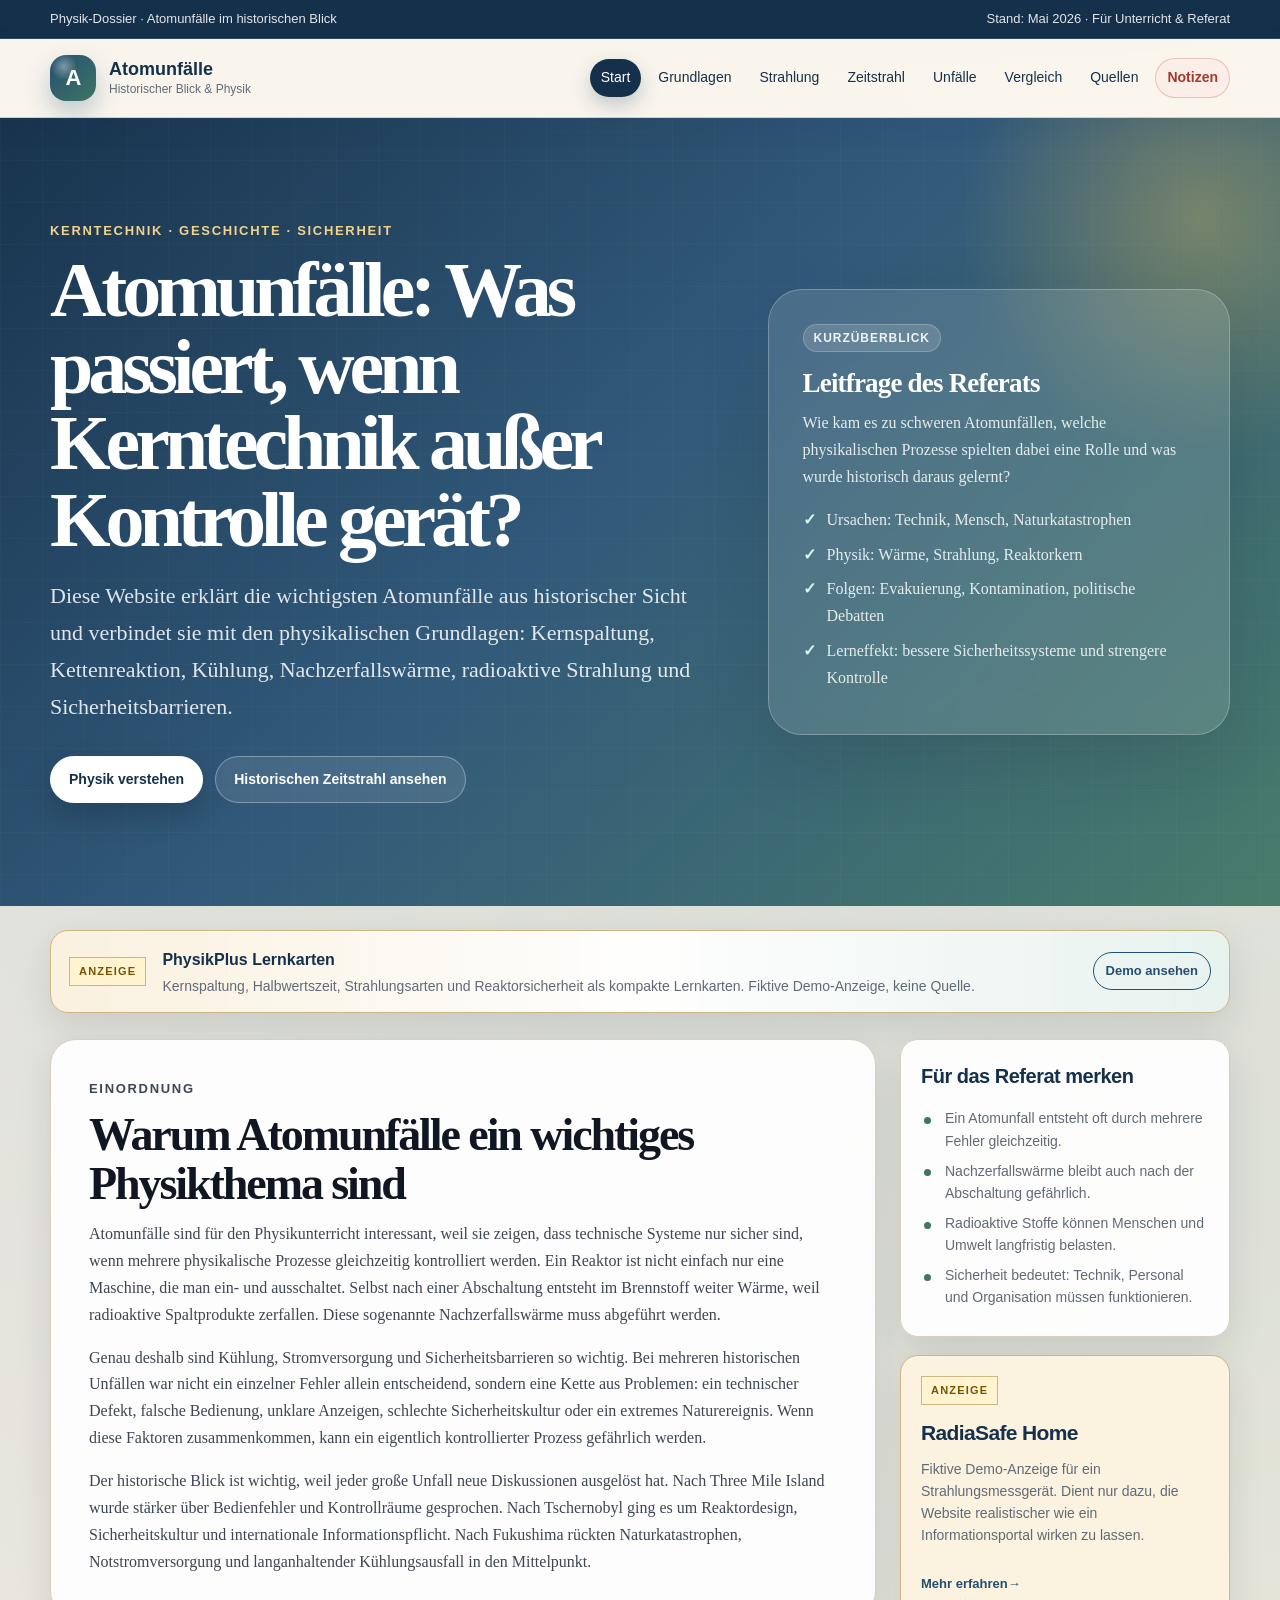
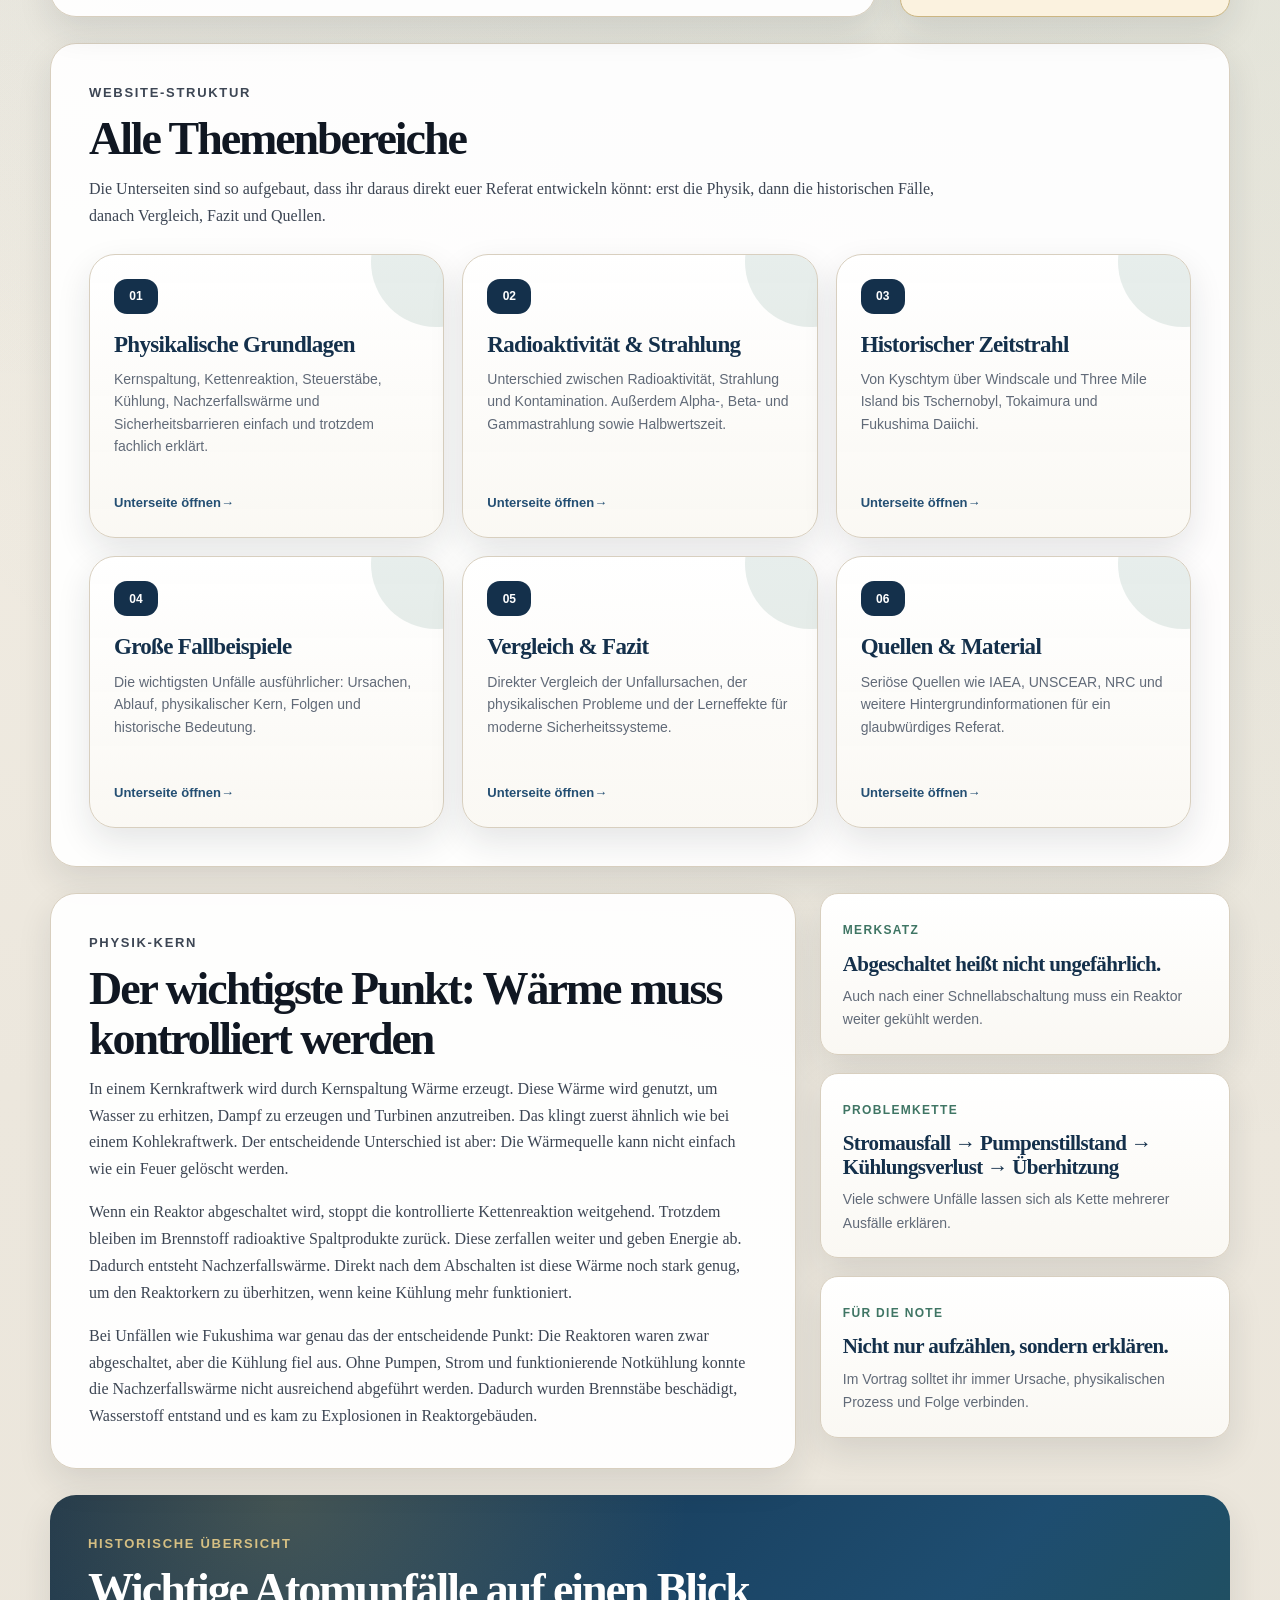
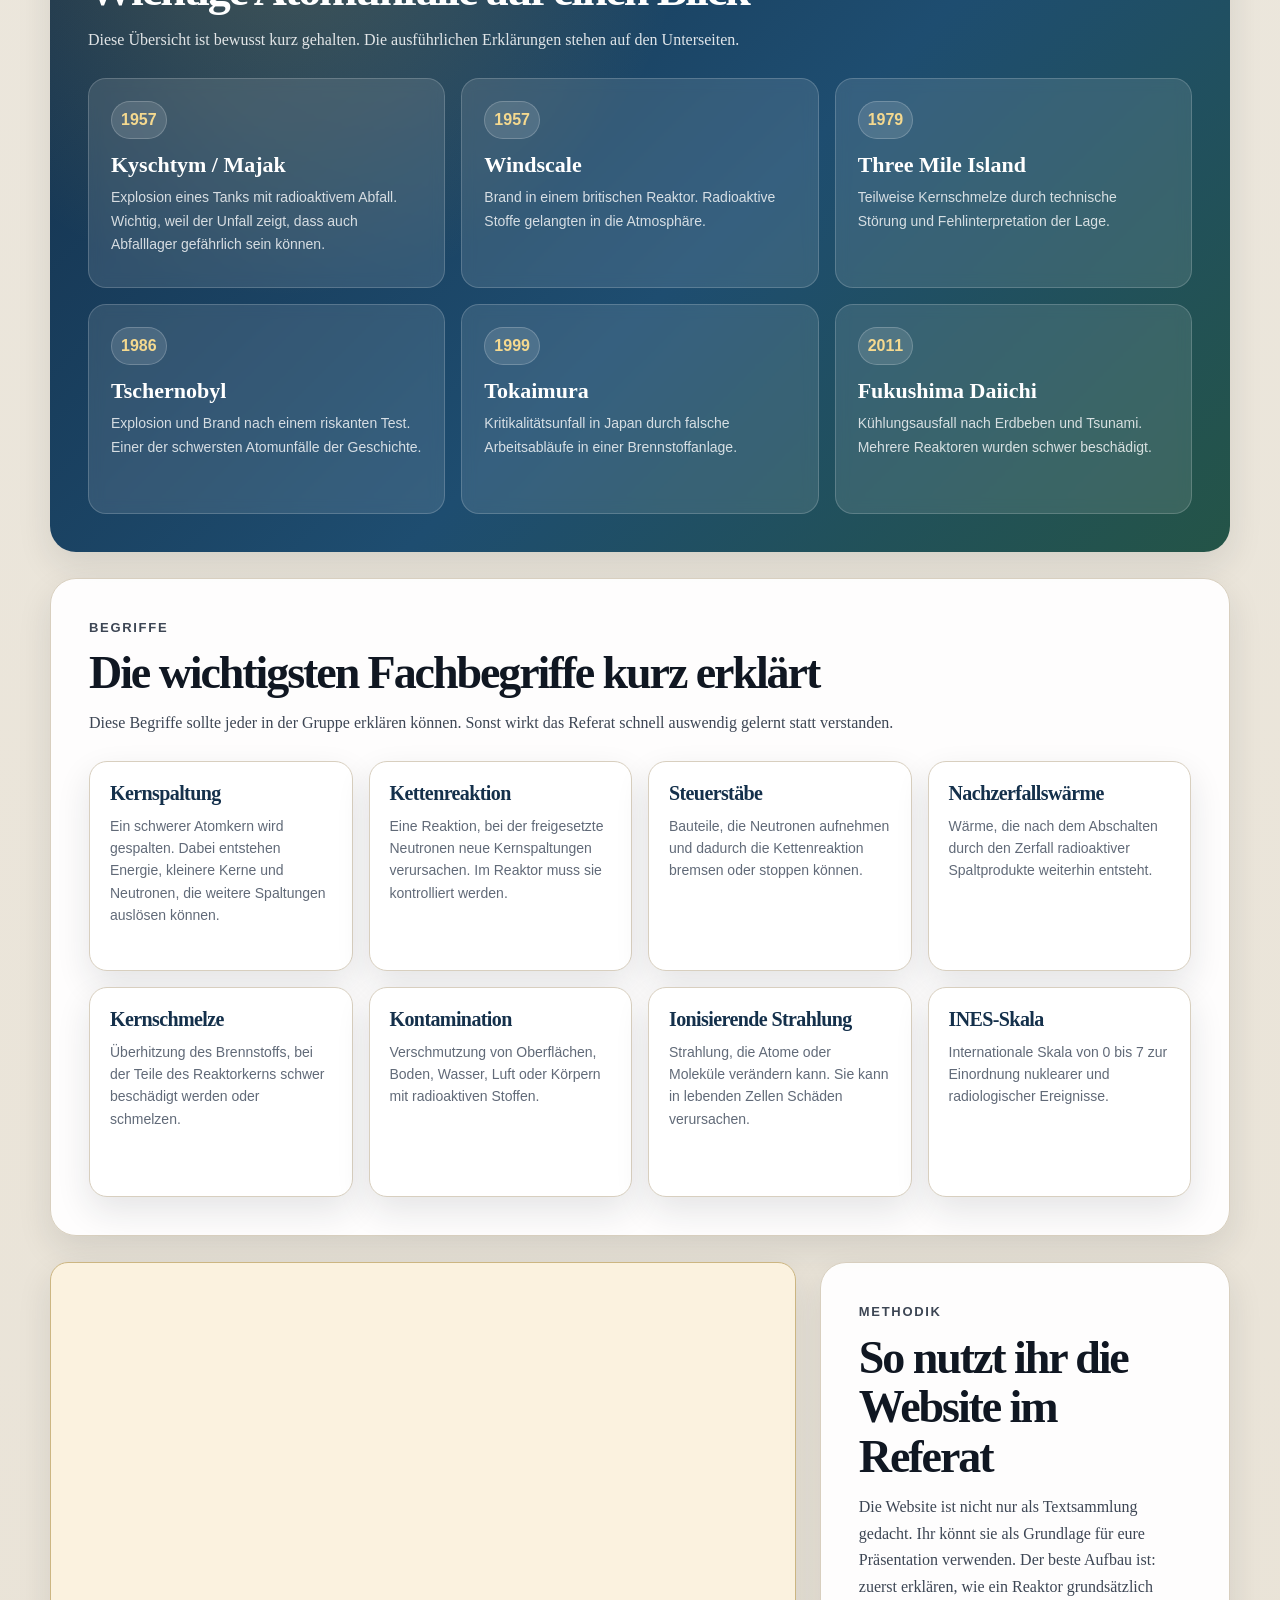
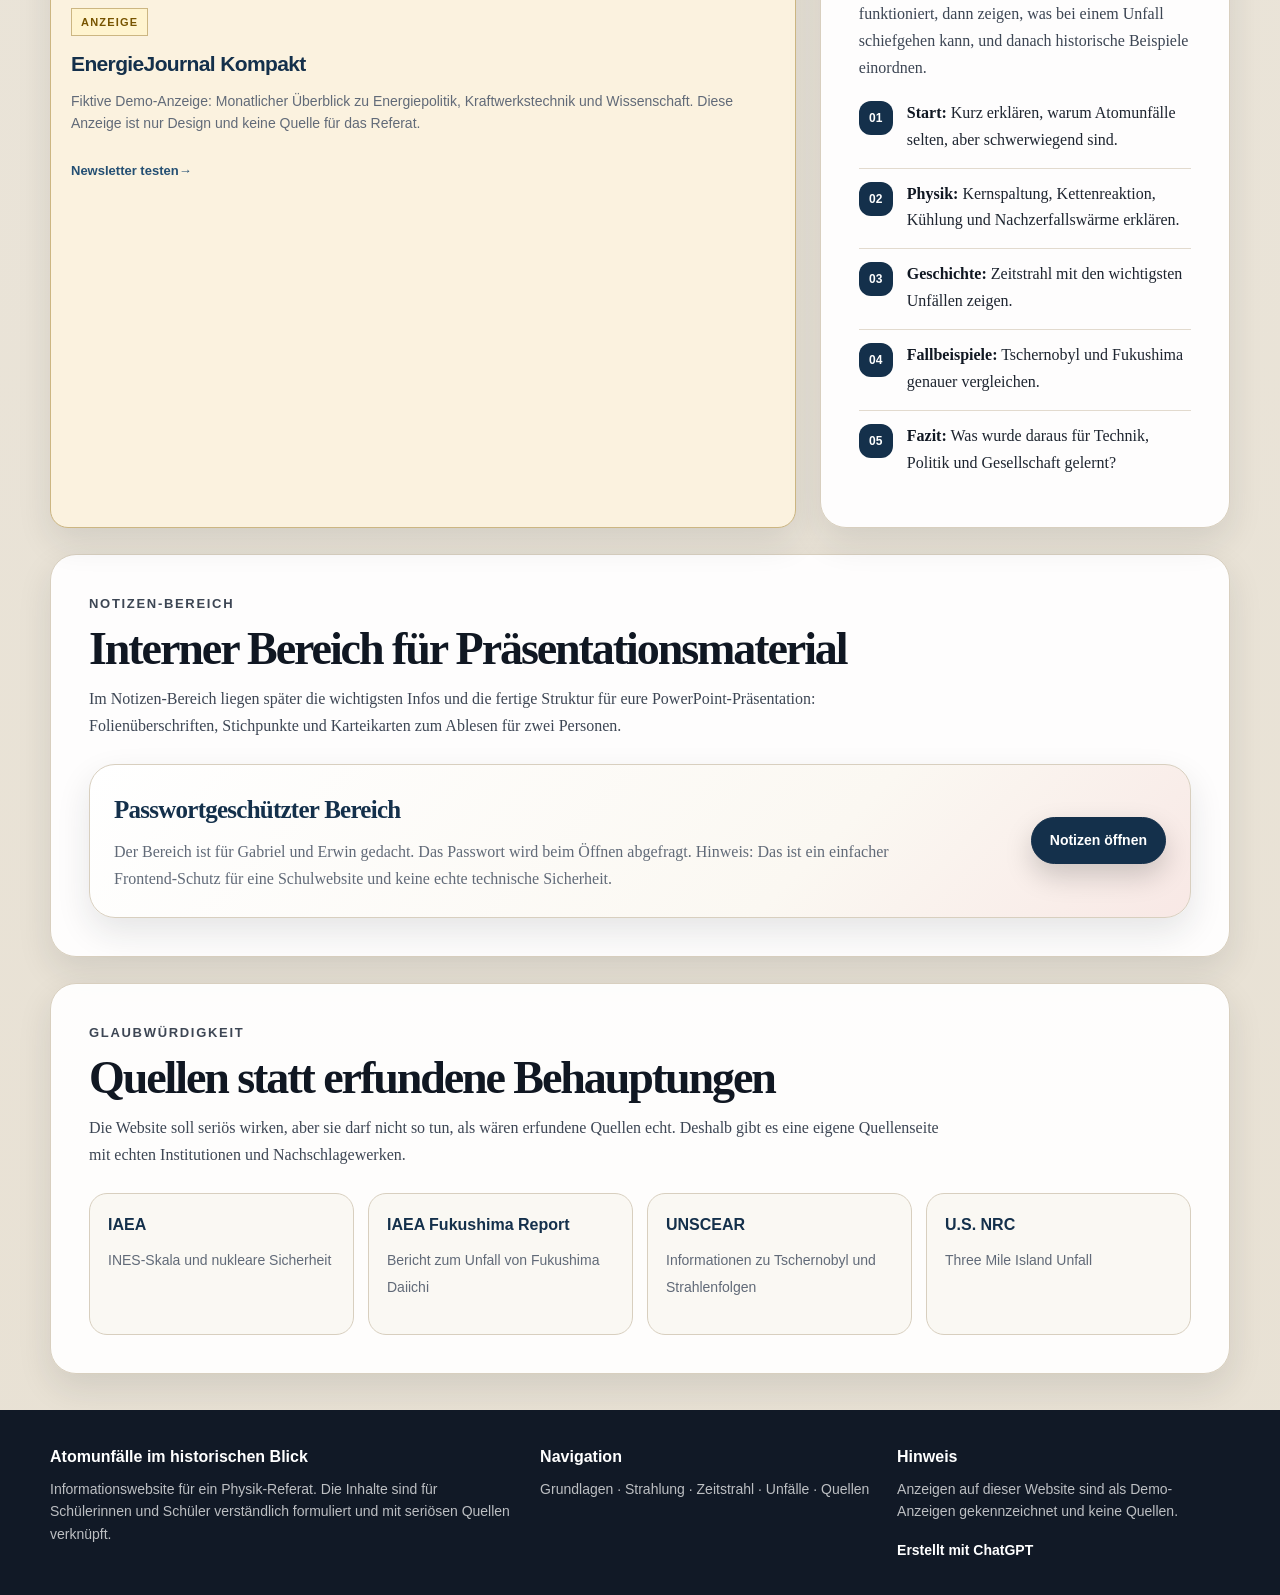
<file: index.html>
<!DOCTYPE html>
<html lang="de">
<head>
  <meta charset="UTF-8" />
  <meta name="viewport" content="width=device-width, initial-scale=1.0" />
  <meta name="description" content="Seriöse Informationswebsite für ein Physik-Referat über Atomunfälle, historische Entwicklung, Kernspaltung, Strahlung, INES-Skala und Sicherheitslehren." />
  <meta name="author" content="Physik Referat" />
  <title>Atomunfälle im historischen Blick | Physik-Dossier</title>
  <link rel="stylesheet" href="style.css" />
</head>
<body>
  <div class="top-info-bar">
    <div class="page-wrap top-info-inner">
      <span>Physik-Dossier · Atomunfälle im historischen Blick</span>
      <span>Stand: Mai 2026 · Für Unterricht & Referat</span> 
    </div>
  </div>

  <header class="site-header" id="start">
    <div class="page-wrap header-grid">
      <a class="brand" href="index.html" aria-label="Startseite öffnen">
        <span class="brand-mark">A</span>
        <span class="brand-text">
          <strong>Atomunfälle</strong>
          <small>Historischer Blick & Physik</small>
        </span>
      </a>

      <button class="mobile-menu-button" id="menuButton" aria-label="Navigation öffnen" aria-expanded="false">
        <span></span>
        <span></span>
        <span></span>
      </button>

      <nav class="main-nav" id="mainNav" aria-label="Hauptnavigation">
        <a class="active" href="index.html">Start</a>
        <a href="grundlagen.html">Grundlagen</a>
        <a href="strahlung.html">Strahlung</a>
        <a href="timeline.html">Zeitstrahl</a>
        <a href="unfaelle.html">Unfälle</a>
        <a href="vergleich.html">Vergleich</a>
        <a href="quellen.html">Quellen</a>
        <a class="Notizen-link" href="notizen.html" data-Notizen-link>Notizen</a>
      </nav>
    </div>
  </header>

  <main>
    <section class="hero-section">
      <div class="page-wrap hero-grid">
        <div class="hero-content">
          <p class="kicker">Kerntechnik · Geschichte · Sicherheit</p>
          <h1>Atomunfälle: Was passiert, wenn Kerntechnik außer Kontrolle gerät?</h1>
          <p class="hero-lead">
            Diese Website erklärt die wichtigsten Atomunfälle aus historischer Sicht und verbindet sie mit den physikalischen Grundlagen: Kernspaltung, Kettenreaktion, Kühlung, Nachzerfallswärme, radioaktive Strahlung und Sicherheitsbarrieren.
          </p>
          <div class="hero-actions">
            <a class="button button-primary" href="grundlagen.html">Physik verstehen</a>
            <a class="button button-secondary" href="timeline.html">Historischen Zeitstrahl ansehen</a>
          </div>
        </div>

        <aside class="hero-panel" aria-label="Kurzüberblick">
          <div class="panel-label">Kurzüberblick</div>
          <h2>Leitfrage des Referats</h2>
          <p>
            Wie kam es zu schweren Atomunfällen, welche physikalischen Prozesse spielten dabei eine Rolle und was wurde historisch daraus gelernt?
          </p>
          <ul class="clean-list check-list">
            <li>Ursachen: Technik, Mensch, Naturkatastrophen</li>
            <li>Physik: Wärme, Strahlung, Reaktorkern</li>
            <li>Folgen: Evakuierung, Kontamination, politische Debatten</li>
            <li>Lerneffekt: bessere Sicherheitssysteme und strengere Kontrolle</li>
          </ul>
        </aside>
      </div>
    </section>

    <div class="page-wrap ad-wrap">
      <aside class="ad-banner" aria-label="Anzeige">
        <div class="ad-tag">Anzeige</div>
        <div>
          <strong>PhysikPlus Lernkarten</strong>
          <p>Kernspaltung, Halbwertszeit, Strahlungsarten und Reaktorsicherheit als kompakte Lernkarten. Fiktive Demo-Anzeige, keine Quelle.</p>
        </div>
        <span class="ad-fake-button">Demo ansehen</span>
      </aside>
    </div>

    <section class="page-wrap intro-layout">
      <article class="content-card large-card">
        <p class="kicker">Einordnung</p>
        <h2>Warum Atomunfälle ein wichtiges Physikthema sind</h2>
        <p>
          Atomunfälle sind für den Physikunterricht interessant, weil sie zeigen, dass technische Systeme nur sicher sind, wenn mehrere physikalische Prozesse gleichzeitig kontrolliert werden. Ein Reaktor ist nicht einfach nur eine Maschine, die man ein- und ausschaltet. Selbst nach einer Abschaltung entsteht im Brennstoff weiter Wärme, weil radioaktive Spaltprodukte zerfallen. Diese sogenannte Nachzerfallswärme muss abgeführt werden.
        </p>
        <p>
          Genau deshalb sind Kühlung, Stromversorgung und Sicherheitsbarrieren so wichtig. Bei mehreren historischen Unfällen war nicht ein einzelner Fehler allein entscheidend, sondern eine Kette aus Problemen: ein technischer Defekt, falsche Bedienung, unklare Anzeigen, schlechte Sicherheitskultur oder ein extremes Naturereignis. Wenn diese Faktoren zusammenkommen, kann ein eigentlich kontrollierter Prozess gefährlich werden.
        </p>
        <p>
          Der historische Blick ist wichtig, weil jeder große Unfall neue Diskussionen ausgelöst hat. Nach Three Mile Island wurde stärker über Bedienfehler und Kontrollräume gesprochen. Nach Tschernobyl ging es um Reaktordesign, Sicherheitskultur und internationale Informationspflicht. Nach Fukushima rückten Naturkatastrophen, Notstromversorgung und langanhaltender Kühlungsausfall in den Mittelpunkt.
        </p>
      </article>

      <aside class="side-column">
        <div class="side-card">
          <h3>Für das Referat merken</h3>
          <ul class="clean-list dot-list">
            <li>Ein Atomunfall entsteht oft durch mehrere Fehler gleichzeitig.</li>
            <li>Nachzerfallswärme bleibt auch nach der Abschaltung gefährlich.</li>
            <li>Radioaktive Stoffe können Menschen und Umwelt langfristig belasten.</li>
            <li>Sicherheit bedeutet: Technik, Personal und Organisation müssen funktionieren.</li>
          </ul>
        </div>

        <div class="ad-card">
          <div class="ad-tag">Anzeige</div>
          <strong class="fake-brand">RadiaSafe Home</strong>
          <p>Fiktive Demo-Anzeige für ein Strahlungsmessgerät. Dient nur dazu, die Website realistischer wie ein Informationsportal wirken zu lassen.</p>
          <span class="small-link">Mehr erfahren</span>
        </div>
      </aside>
    </section>

    <section class="page-wrap section-block">
      <div class="section-heading">
        <p class="kicker">Website-Struktur</p>
        <h2>Alle Themenbereiche</h2>
        <p>
          Die Unterseiten sind so aufgebaut, dass ihr daraus direkt euer Referat entwickeln könnt: erst die Physik, dann die historischen Fälle, danach Vergleich, Fazit und Quellen.
        </p>
      </div>

      <div class="topic-grid">
        <a class="topic-card" href="grundlagen.html">
          <span class="topic-number">01</span>
          <h3>Physikalische Grundlagen</h3>
          <p>
            Kernspaltung, Kettenreaktion, Steuerstäbe, Kühlung, Nachzerfallswärme und Sicherheitsbarrieren einfach und trotzdem fachlich erklärt.
          </p>
          <span class="card-link">Unterseite öffnen</span>
        </a>

        <a class="topic-card" href="strahlung.html">
          <span class="topic-number">02</span>
          <h3>Radioaktivität & Strahlung</h3>
          <p>
            Unterschied zwischen Radioaktivität, Strahlung und Kontamination. Außerdem Alpha-, Beta- und Gammastrahlung sowie Halbwertszeit.
          </p>
          <span class="card-link">Unterseite öffnen</span>
        </a>

        <a class="topic-card" href="timeline.html">
          <span class="topic-number">03</span>
          <h3>Historischer Zeitstrahl</h3>
          <p>
            Von Kyschtym über Windscale und Three Mile Island bis Tschernobyl, Tokaimura und Fukushima Daiichi.
          </p>
          <span class="card-link">Unterseite öffnen</span>
        </a>

        <a class="topic-card" href="unfaelle.html">
          <span class="topic-number">04</span>
          <h3>Große Fallbeispiele</h3>
          <p>
            Die wichtigsten Unfälle ausführlicher: Ursachen, Ablauf, physikalischer Kern, Folgen und historische Bedeutung.
          </p>
          <span class="card-link">Unterseite öffnen</span>
        </a>

        <a class="topic-card" href="vergleich.html">
          <span class="topic-number">05</span>
          <h3>Vergleich & Fazit</h3>
          <p>
            Direkter Vergleich der Unfallursachen, der physikalischen Probleme und der Lerneffekte für moderne Sicherheitssysteme.
          </p>
          <span class="card-link">Unterseite öffnen</span>
        </a>

        <a class="topic-card" href="quellen.html">
          <span class="topic-number">06</span>
          <h3>Quellen & Material</h3>
          <p>
            Seriöse Quellen wie IAEA, UNSCEAR, NRC und weitere Hintergrundinformationen für ein glaubwürdiges Referat.
          </p>
          <span class="card-link">Unterseite öffnen</span>
        </a>
      </div>
    </section>

    <section class="page-wrap split-section">
      <article class="content-card">
        <p class="kicker">Physik-Kern</p>
        <h2>Der wichtigste Punkt: Wärme muss kontrolliert werden</h2>
        <p>
          In einem Kernkraftwerk wird durch Kernspaltung Wärme erzeugt. Diese Wärme wird genutzt, um Wasser zu erhitzen, Dampf zu erzeugen und Turbinen anzutreiben. Das klingt zuerst ähnlich wie bei einem Kohlekraftwerk. Der entscheidende Unterschied ist aber: Die Wärmequelle kann nicht einfach wie ein Feuer gelöscht werden.
        </p>
        <p>
          Wenn ein Reaktor abgeschaltet wird, stoppt die kontrollierte Kettenreaktion weitgehend. Trotzdem bleiben im Brennstoff radioaktive Spaltprodukte zurück. Diese zerfallen weiter und geben Energie ab. Dadurch entsteht Nachzerfallswärme. Direkt nach dem Abschalten ist diese Wärme noch stark genug, um den Reaktorkern zu überhitzen, wenn keine Kühlung mehr funktioniert.
        </p>
        <p>
          Bei Unfällen wie Fukushima war genau das der entscheidende Punkt: Die Reaktoren waren zwar abgeschaltet, aber die Kühlung fiel aus. Ohne Pumpen, Strom und funktionierende Notkühlung konnte die Nachzerfallswärme nicht ausreichend abgeführt werden. Dadurch wurden Brennstäbe beschädigt, Wasserstoff entstand und es kam zu Explosionen in Reaktorgebäuden.
        </p>
      </article>

      <aside class="fact-stack">
        <div class="fact-box">
          <span>Merksatz</span>
          <strong>Abgeschaltet heißt nicht ungefährlich.</strong>
          <p>Auch nach einer Schnellabschaltung muss ein Reaktor weiter gekühlt werden.</p>
        </div>
        <div class="fact-box">
          <span>Problemkette</span>
          <strong>Stromausfall → Pumpenstillstand → Kühlungsverlust → Überhitzung</strong>
          <p>Viele schwere Unfälle lassen sich als Kette mehrerer Ausfälle erklären.</p>
        </div>
        <div class="fact-box">
          <span>Für die Note</span>
          <strong>Nicht nur aufzählen, sondern erklären.</strong>
          <p>Im Vortrag solltet ihr immer Ursache, physikalischen Prozess und Folge verbinden.</p>
        </div>
      </aside>
    </section>

    <section class="page-wrap section-block dark-feature">
      <div class="section-heading light-heading">
        <p class="kicker">Historische Übersicht</p>
        <h2>Wichtige Atomunfälle auf einen Blick</h2>
        <p>
          Diese Übersicht ist bewusst kurz gehalten. Die ausführlichen Erklärungen stehen auf den Unterseiten.
        </p>
      </div>

      <div class="mini-timeline">
        <article>
          <span class="date">1957</span>
          <h3>Kyschtym / Majak</h3>
          <p>Explosion eines Tanks mit radioaktivem Abfall. Wichtig, weil der Unfall zeigt, dass auch Abfalllager gefährlich sein können.</p>
        </article>
        <article>
          <span class="date">1957</span>
          <h3>Windscale</h3>
          <p>Brand in einem britischen Reaktor. Radioaktive Stoffe gelangten in die Atmosphäre.</p>
        </article>
        <article>
          <span class="date">1979</span>
          <h3>Three Mile Island</h3>
          <p>Teilweise Kernschmelze durch technische Störung und Fehlinterpretation der Lage.</p>
        </article>
        <article>
          <span class="date">1986</span>
          <h3>Tschernobyl</h3>
          <p>Explosion und Brand nach einem riskanten Test. Einer der schwersten Atomunfälle der Geschichte.</p>
        </article>
        <article>
          <span class="date">1999</span>
          <h3>Tokaimura</h3>
          <p>Kritikalitätsunfall in Japan durch falsche Arbeitsabläufe in einer Brennstoffanlage.</p>
        </article>
        <article>
          <span class="date">2011</span>
          <h3>Fukushima Daiichi</h3>
          <p>Kühlungsausfall nach Erdbeben und Tsunami. Mehrere Reaktoren wurden schwer beschädigt.</p>
        </article>
      </div>
    </section>

    <section class="page-wrap section-block">
      <div class="section-heading">
        <p class="kicker">Begriffe</p>
        <h2>Die wichtigsten Fachbegriffe kurz erklärt</h2>
        <p>
          Diese Begriffe sollte jeder in der Gruppe erklären können. Sonst wirkt das Referat schnell auswendig gelernt statt verstanden.
        </p>
      </div>

      <div class="definition-grid">
        <div class="definition-card">
          <h3>Kernspaltung</h3>
          <p>Ein schwerer Atomkern wird gespalten. Dabei entstehen Energie, kleinere Kerne und Neutronen, die weitere Spaltungen auslösen können.</p>
        </div>
        <div class="definition-card">
          <h3>Kettenreaktion</h3>
          <p>Eine Reaktion, bei der freigesetzte Neutronen neue Kernspaltungen verursachen. Im Reaktor muss sie kontrolliert werden.</p>
        </div>
        <div class="definition-card">
          <h3>Steuerstäbe</h3>
          <p>Bauteile, die Neutronen aufnehmen und dadurch die Kettenreaktion bremsen oder stoppen können.</p>
        </div>
        <div class="definition-card">
          <h3>Nachzerfallswärme</h3>
          <p>Wärme, die nach dem Abschalten durch den Zerfall radioaktiver Spaltprodukte weiterhin entsteht.</p>
        </div>
        <div class="definition-card">
          <h3>Kernschmelze</h3>
          <p>Überhitzung des Brennstoffs, bei der Teile des Reaktorkerns schwer beschädigt werden oder schmelzen.</p>
        </div>
        <div class="definition-card">
          <h3>Kontamination</h3>
          <p>Verschmutzung von Oberflächen, Boden, Wasser, Luft oder Körpern mit radioaktiven Stoffen.</p>
        </div>
        <div class="definition-card">
          <h3>Ionisierende Strahlung</h3>
          <p>Strahlung, die Atome oder Moleküle verändern kann. Sie kann in lebenden Zellen Schäden verursachen.</p>
        </div>
        <div class="definition-card">
          <h3>INES-Skala</h3>
          <p>Internationale Skala von 0 bis 7 zur Einordnung nuklearer und radiologischer Ereignisse.</p>
        </div>
      </div>
    </section>

    <section class="page-wrap split-section">
      <aside class="ad-card wide-ad">
        <div class="ad-tag">Anzeige</div>
        <strong class="fake-brand">EnergieJournal Kompakt</strong>
        <p>
          Fiktive Demo-Anzeige: Monatlicher Überblick zu Energiepolitik, Kraftwerkstechnik und Wissenschaft. Diese Anzeige ist nur Design und keine Quelle für das Referat.
        </p>
        <span class="small-link">Newsletter testen</span>
      </aside>

      <article class="content-card">
        <p class="kicker">Methodik</p>
        <h2>So nutzt ihr die Website im Referat</h2>
        <p>
          Die Website ist nicht nur als Textsammlung gedacht. Ihr könnt sie als Grundlage für eure Präsentation verwenden. Der beste Aufbau ist: zuerst erklären, wie ein Reaktor grundsätzlich funktioniert, dann zeigen, was bei einem Unfall schiefgehen kann, und danach historische Beispiele einordnen.
        </p>
        <ol class="number-list">
          <li><strong>Start:</strong> Kurz erklären, warum Atomunfälle selten, aber schwerwiegend sind.</li>
          <li><strong>Physik:</strong> Kernspaltung, Kettenreaktion, Kühlung und Nachzerfallswärme erklären.</li>
          <li><strong>Geschichte:</strong> Zeitstrahl mit den wichtigsten Unfällen zeigen.</li>
          <li><strong>Fallbeispiele:</strong> Tschernobyl und Fukushima genauer vergleichen.</li>
          <li><strong>Fazit:</strong> Was wurde daraus für Technik, Politik und Gesellschaft gelernt?</li>
        </ol>
      </article>
    </section>

    <section class="page-wrap section-block">
      <div class="section-heading">
        <p class="kicker">Notizen-Bereich</p>
        <h2>Interner Bereich für Präsentationsmaterial</h2>
        <p>
          Im Notizen-Bereich liegen später die wichtigsten Infos und die fertige Struktur für eure PowerPoint-Präsentation: Folienüberschriften, Stichpunkte und Karteikarten zum Ablesen für zwei Personen.
        </p>
      </div>

      <div class="Notizen-preview-card">
        <div>
          <h3>Passwortgeschützter Bereich</h3>
          <p>
            Der Bereich ist für Gabriel und Erwin gedacht. Das Passwort wird beim Öffnen abgefragt. Hinweis: Das ist ein einfacher Frontend-Schutz für eine Schulwebsite und keine echte technische Sicherheit.
          </p>
        </div>
        <a class="button button-primary" href="notizen.html" data-Notizen-link>Notizen öffnen</a>
      </div>
    </section>

    <section class="page-wrap section-block source-preview">
      <div class="section-heading">
        <p class="kicker">Glaubwürdigkeit</p>
        <h2>Quellen statt erfundene Behauptungen</h2>
        <p>
          Die Website soll seriös wirken, aber sie darf nicht so tun, als wären erfundene Quellen echt. Deshalb gibt es eine eigene Quellenseite mit echten Institutionen und Nachschlagewerken.
        </p>
      </div>

      <div class="source-mini-grid">
        <a href="https://www.iaea.org/resources/databases/international-nuclear-and-radiological-event-scale" target="_blank" rel="noopener">
          <strong>IAEA</strong>
          <span>INES-Skala und nukleare Sicherheit</span>
        </a>
        <a href="https://www.iaea.org/publications/10962/the-fukushima-daiichi-accident" target="_blank" rel="noopener">
          <strong>IAEA Fukushima Report</strong>
          <span>Bericht zum Unfall von Fukushima Daiichi</span>
        </a>
        <a href="https://www.unscear.org/unscear/en/chernobyl.html" target="_blank" rel="noopener">
          <strong>UNSCEAR</strong>
          <span>Informationen zu Tschernobyl und Strahlenfolgen</span>
        </a>
        <a href="https://www.nrc.gov/reading-rm/doc-collections/fact-sheets/3mile-isle" target="_blank" rel="noopener">
          <strong>U.S. NRC</strong>
          <span>Three Mile Island Unfall</span>
        </a>
      </div>
    </section>
  </main>

  <footer class="site-footer">
    <div class="page-wrap footer-grid">
      <div>
        <strong>Atomunfälle im historischen Blick</strong>
        <p>
          Informationswebsite für ein Physik-Referat. Die Inhalte sind für Schülerinnen und Schüler verständlich formuliert und mit seriösen Quellen verknüpft.
        </p>
      </div>
      <div>
        <strong>Navigation</strong>
        <p>
          <a href="grundlagen.html">Grundlagen</a> ·
          <a href="strahlung.html">Strahlung</a> ·
          <a href="timeline.html">Zeitstrahl</a> ·
          <a href="unfaelle.html">Unfälle</a> ·
          <a href="quellen.html">Quellen</a>
        </p>
      </div>
      <div>
        <strong>Hinweis</strong>
        <p>Anzeigen auf dieser Website sind als Demo-Anzeigen gekennzeichnet und keine Quellen.</p>
        <p class="credit">Erstellt mit ChatGPT</p>
      </div>
    </div>
  </footer>

  <script>
    const menuButton = document.getElementById('menuButton');
    const mainNav = document.getElementById('mainNav');

    if (menuButton && mainNav) {
      menuButton.addEventListener('click', () => {
        const isOpen = mainNav.classList.toggle('is-open');
        menuButton.setAttribute('aria-expanded', String(isOpen));
      });
    }

    const NotizenLinks = document.querySelectorAll('[data-Notizen-link]');

    NotizenLinks.forEach((link) => {
      link.addEventListener('click', (event) => {
        event.preventDefault();
        const password = prompt('Passwort für den Notizen-Bereich eingeben:');

        if (password === 'erwin1234') {
          sessionStorage.setItem('atom_Notizen_access', 'true');
          window.location.href = link.getAttribute('href');
        } else if (password !== null) {
          alert('Falsches Passwort. Zugriff verweigert.');
        }
      });
    });
  </script>
</body>
</html>
</file>
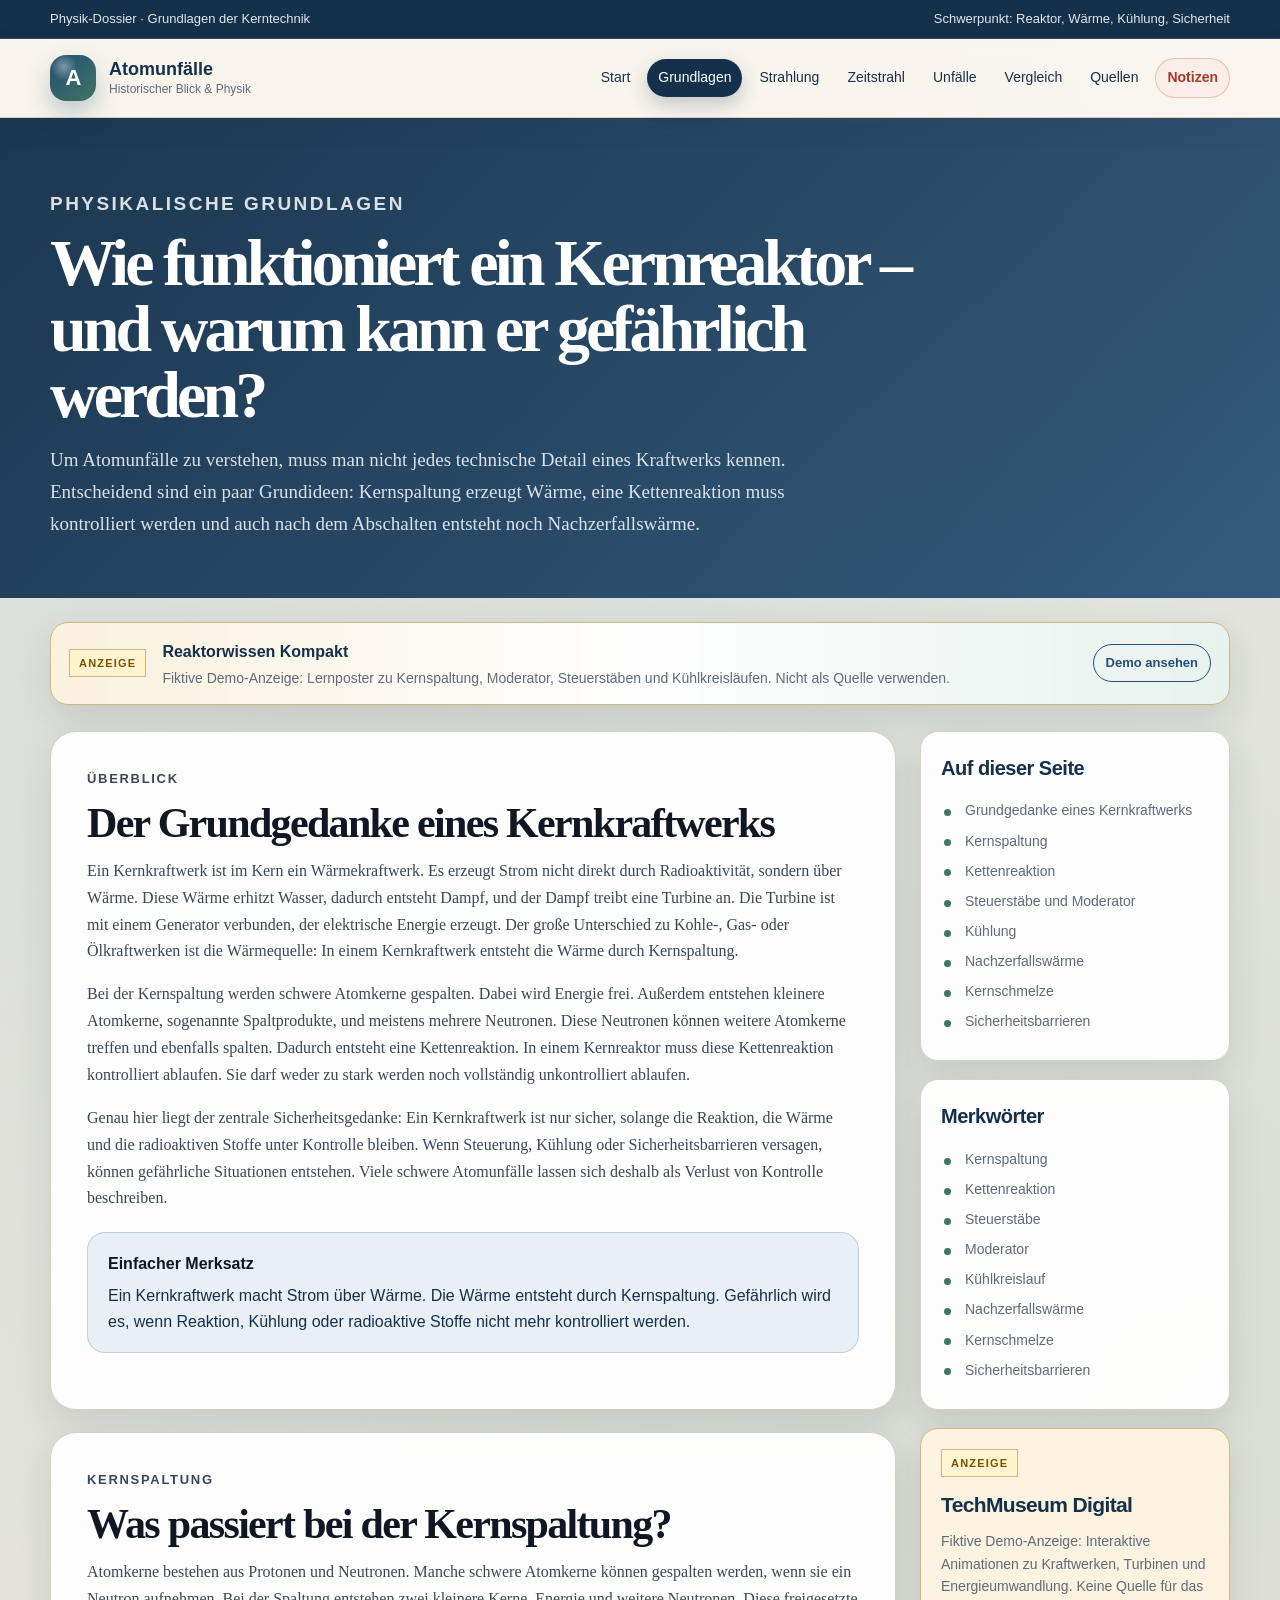
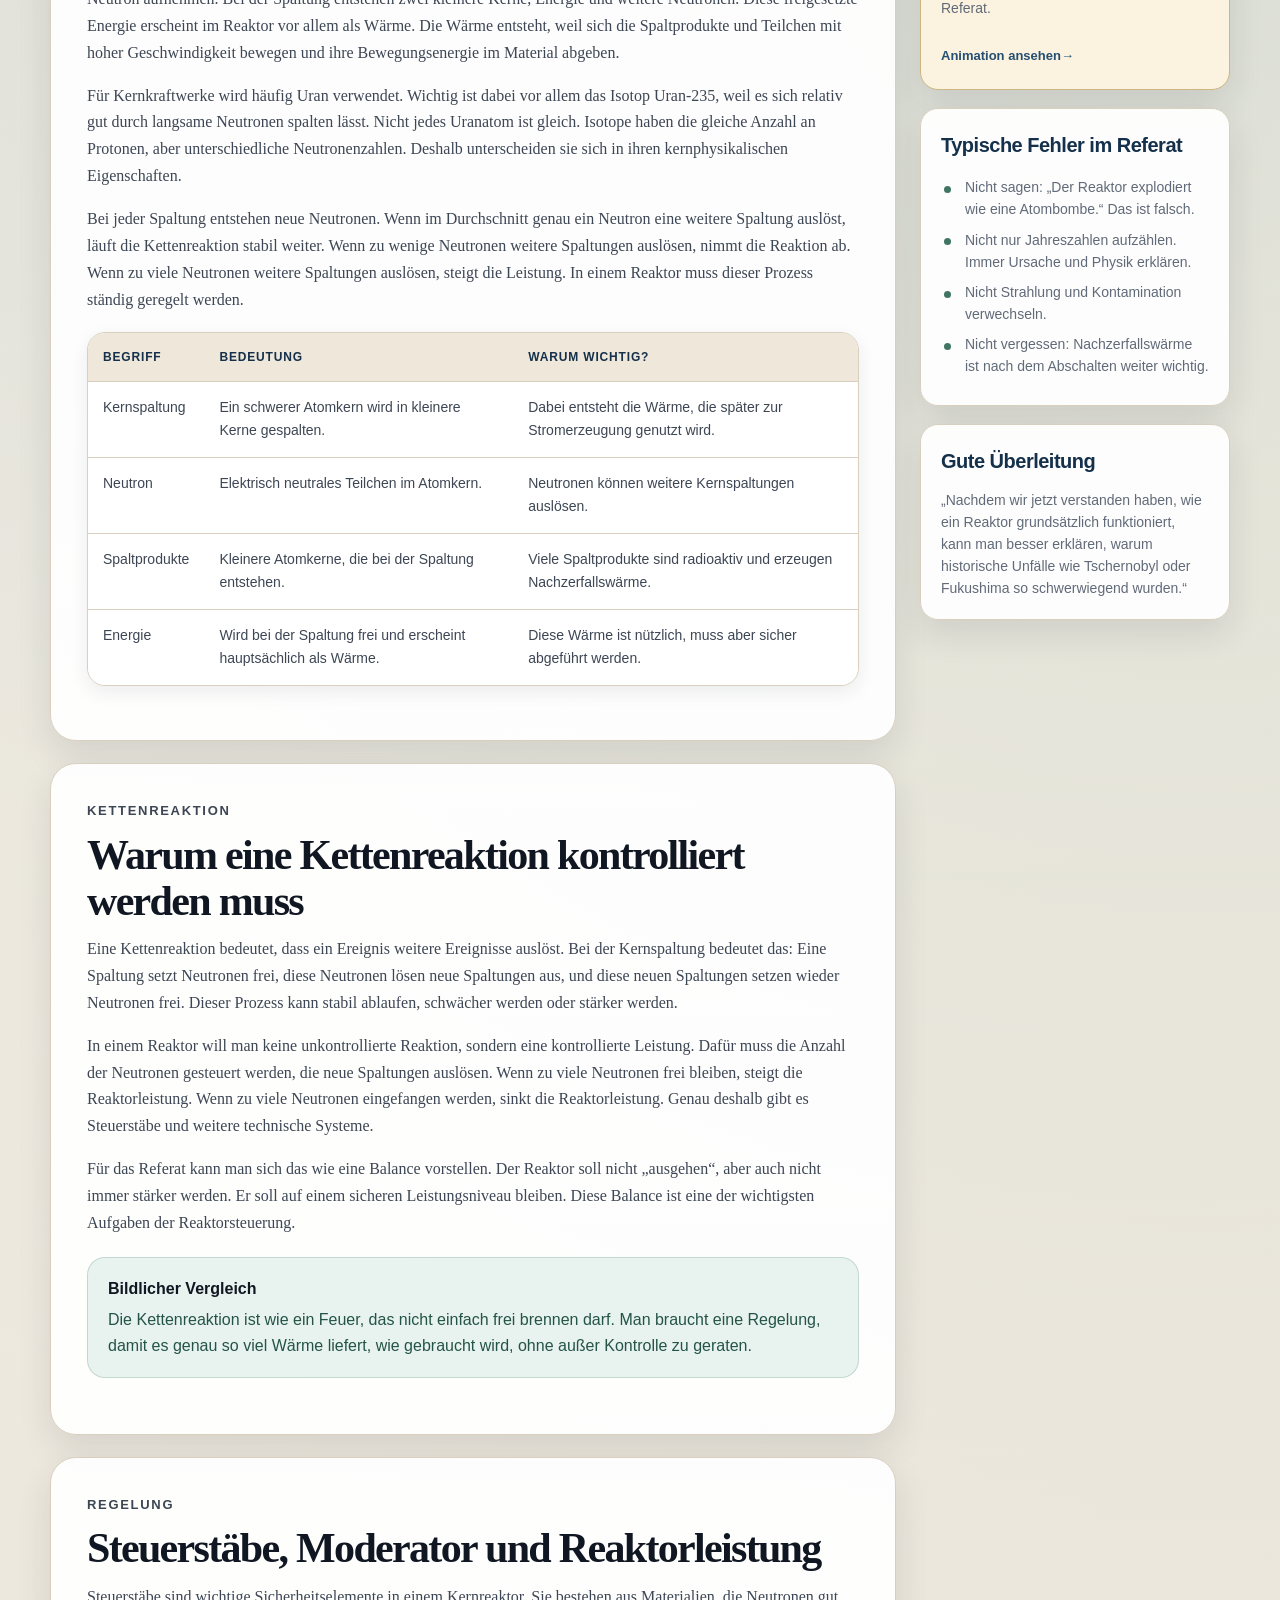
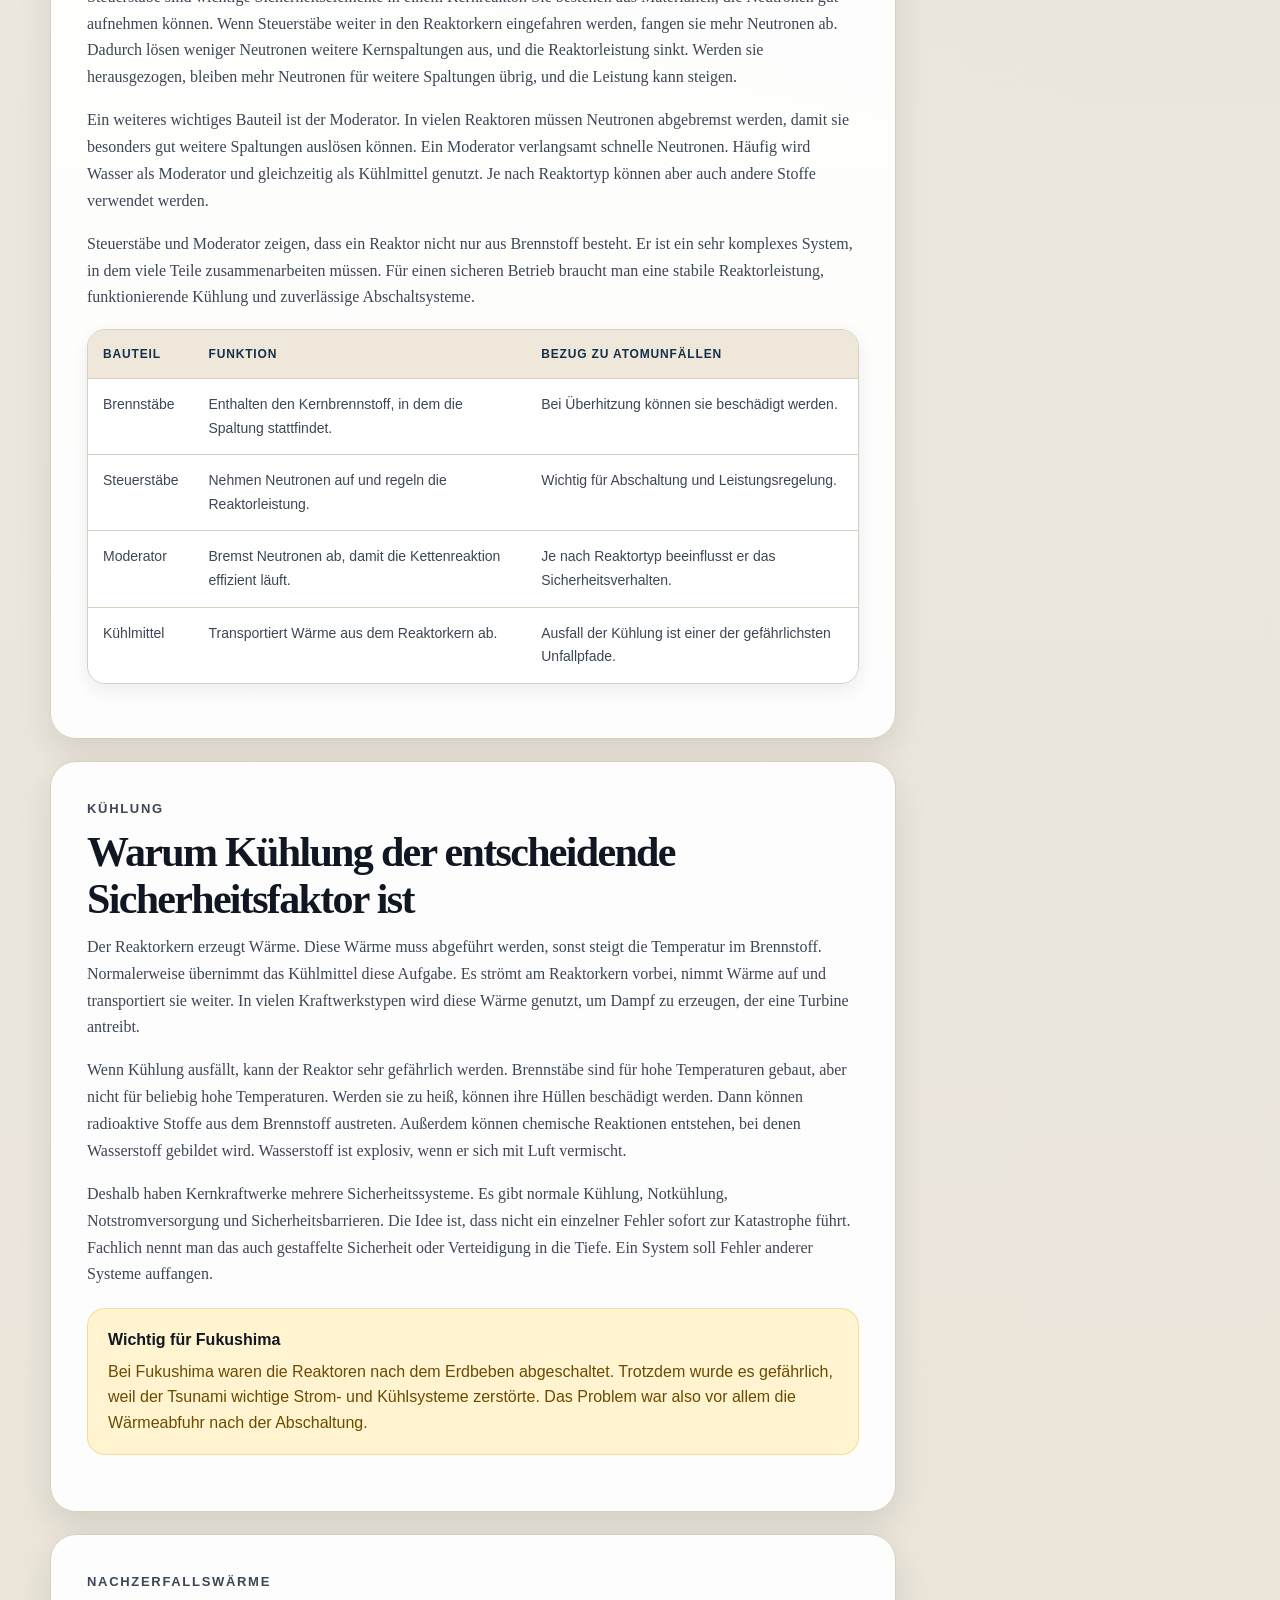
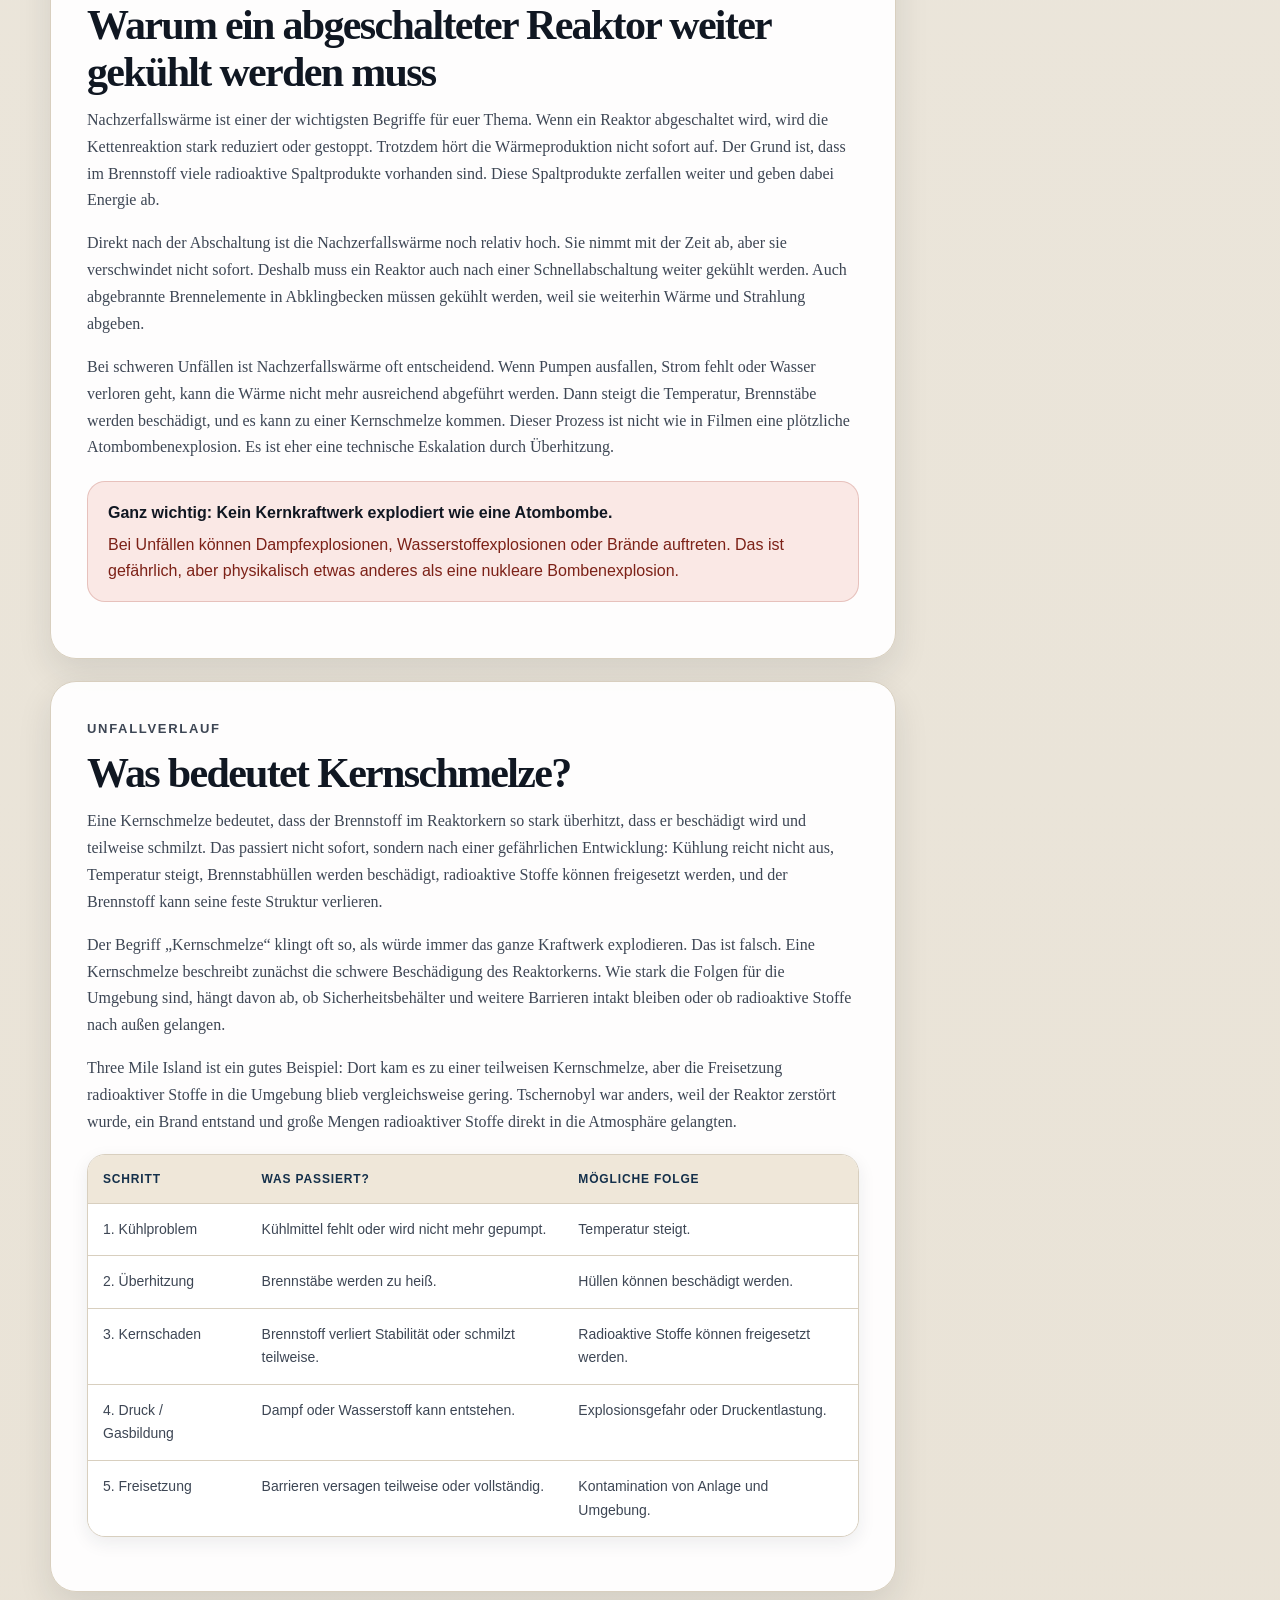
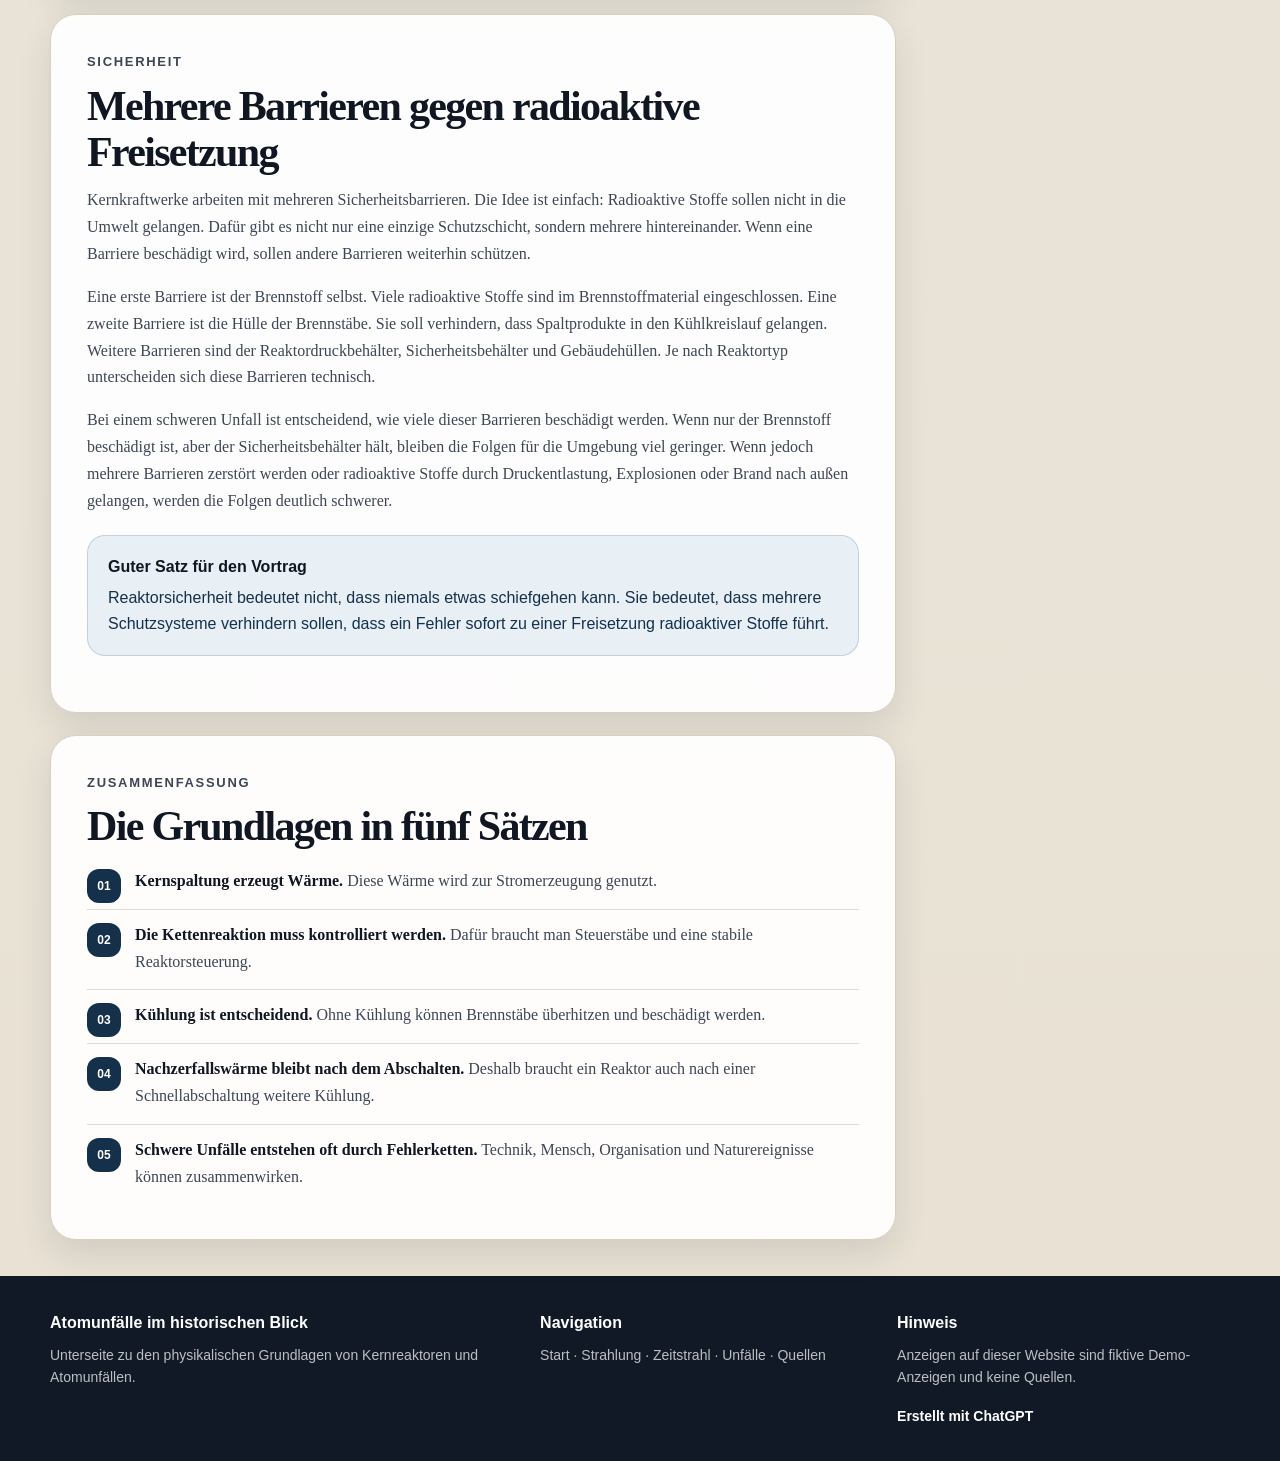
<file: grundlagen.html>
<!DOCTYPE html>
<html lang="de">
<head>
  <meta charset="UTF-8" />
  <meta name="viewport" content="width=device-width, initial-scale=1.0" />
  <meta name="description" content="Physikalische Grundlagen von Atomunfällen: Kernspaltung, Kettenreaktion, Steuerstäbe, Kühlung, Nachzerfallswärme, Sicherheitsbarrieren und Kernschmelze." />
  <meta name="author" content="Physik Referat" />
  <title>Physikalische Grundlagen | Atomunfälle im historischen Blick</title>
  <link rel="stylesheet" href="style.css" />
</head>
<body>
  <div class="top-info-bar">
    <div class="page-wrap top-info-inner">
      <span>Physik-Dossier · Grundlagen der Kerntechnik</span>
      <span>Schwerpunkt: Reaktor, Wärme, Kühlung, Sicherheit</span>
    </div>
  </div>

  <header class="site-header">
    <div class="page-wrap header-grid">
      <a class="brand" href="index.html" aria-label="Startseite öffnen">
        <span class="brand-mark">A</span>
        <span class="brand-text">
          <strong>Atomunfälle</strong>
          <small>Historischer Blick & Physik</small>
        </span>
      </a>

      <button class="mobile-menu-button" id="menuButton" aria-label="Navigation öffnen" aria-expanded="false">
        <span></span>
        <span></span>
        <span></span>
      </button>

      <nav class="main-nav" id="mainNav" aria-label="Hauptnavigation">
        <a href="index.html">Start</a>
        <a class="active" href="grundlagen.html">Grundlagen</a>
        <a href="strahlung.html">Strahlung</a>
        <a href="timeline.html">Zeitstrahl</a>
        <a href="unfaelle.html">Unfälle</a>
        <a href="vergleich.html">Vergleich</a>
        <a href="quellen.html">Quellen</a>
        <a class="Notizen-link" href="notizen.html" data-Notizen-link>Notizen</a>
      </nav>
    </div>
  </header>

  <main>
    <section class="subpage-hero">
      <div class="page-wrap">
        <p class="kicker">Physikalische Grundlagen</p>
        <h1>Wie funktioniert ein Kernreaktor – und warum kann er gefährlich werden?</h1>
        <p>
          Um Atomunfälle zu verstehen, muss man nicht jedes technische Detail eines Kraftwerks kennen. Entscheidend sind ein paar Grundideen: Kernspaltung erzeugt Wärme, eine Kettenreaktion muss kontrolliert werden und auch nach dem Abschalten entsteht noch Nachzerfallswärme.
        </p>
      </div>
    </section>

    <div class="page-wrap ad-wrap">
      <aside class="ad-banner" aria-label="Anzeige">
        <div class="ad-tag">Anzeige</div>
        <div>
          <strong>Reaktorwissen Kompakt</strong>
          <p>Fiktive Demo-Anzeige: Lernposter zu Kernspaltung, Moderator, Steuerstäben und Kühlkreisläufen. Nicht als Quelle verwenden.</p>
        </div>
        <span class="ad-fake-button">Demo ansehen</span>
      </aside>
    </div>

    <div class="page-wrap article-layout">
      <div class="article-main">
        <article class="article-box" id="ueberblick">
          <p class="kicker">Überblick</p>
          <h2>Der Grundgedanke eines Kernkraftwerks</h2>
          <p>
            Ein Kernkraftwerk ist im Kern ein Wärmekraftwerk. Es erzeugt Strom nicht direkt durch Radioaktivität, sondern über Wärme. Diese Wärme erhitzt Wasser, dadurch entsteht Dampf, und der Dampf treibt eine Turbine an. Die Turbine ist mit einem Generator verbunden, der elektrische Energie erzeugt. Der große Unterschied zu Kohle-, Gas- oder Ölkraftwerken ist die Wärmequelle: In einem Kernkraftwerk entsteht die Wärme durch Kernspaltung.
          </p>
          <p>
            Bei der Kernspaltung werden schwere Atomkerne gespalten. Dabei wird Energie frei. Außerdem entstehen kleinere Atomkerne, sogenannte Spaltprodukte, und meistens mehrere Neutronen. Diese Neutronen können weitere Atomkerne treffen und ebenfalls spalten. Dadurch entsteht eine Kettenreaktion. In einem Kernreaktor muss diese Kettenreaktion kontrolliert ablaufen. Sie darf weder zu stark werden noch vollständig unkontrolliert ablaufen.
          </p>
          <p>
            Genau hier liegt der zentrale Sicherheitsgedanke: Ein Kernkraftwerk ist nur sicher, solange die Reaktion, die Wärme und die radioaktiven Stoffe unter Kontrolle bleiben. Wenn Steuerung, Kühlung oder Sicherheitsbarrieren versagen, können gefährliche Situationen entstehen. Viele schwere Atomunfälle lassen sich deshalb als Verlust von Kontrolle beschreiben.
          </p>

          <div class="info-callout">
            <strong>Einfacher Merksatz</strong>
            Ein Kernkraftwerk macht Strom über Wärme. Die Wärme entsteht durch Kernspaltung. Gefährlich wird es, wenn Reaktion, Kühlung oder radioaktive Stoffe nicht mehr kontrolliert werden.
          </div>
        </article>

        <article class="article-box" id="kernspaltung">
          <p class="kicker">Kernspaltung</p>
          <h2>Was passiert bei der Kernspaltung?</h2>
          <p>
            Atomkerne bestehen aus Protonen und Neutronen. Manche schwere Atomkerne können gespalten werden, wenn sie ein Neutron aufnehmen. Bei der Spaltung entstehen zwei kleinere Kerne, Energie und weitere Neutronen. Diese freigesetzte Energie erscheint im Reaktor vor allem als Wärme. Die Wärme entsteht, weil sich die Spaltprodukte und Teilchen mit hoher Geschwindigkeit bewegen und ihre Bewegungsenergie im Material abgeben.
          </p>
          <p>
            Für Kernkraftwerke wird häufig Uran verwendet. Wichtig ist dabei vor allem das Isotop Uran-235, weil es sich relativ gut durch langsame Neutronen spalten lässt. Nicht jedes Uranatom ist gleich. Isotope haben die gleiche Anzahl an Protonen, aber unterschiedliche Neutronenzahlen. Deshalb unterscheiden sie sich in ihren kernphysikalischen Eigenschaften.
          </p>
          <p>
            Bei jeder Spaltung entstehen neue Neutronen. Wenn im Durchschnitt genau ein Neutron eine weitere Spaltung auslöst, läuft die Kettenreaktion stabil weiter. Wenn zu wenige Neutronen weitere Spaltungen auslösen, nimmt die Reaktion ab. Wenn zu viele Neutronen weitere Spaltungen auslösen, steigt die Leistung. In einem Reaktor muss dieser Prozess ständig geregelt werden.
          </p>

          <div class="data-table-wrap">
            <table class="data-table">
              <thead>
                <tr>
                  <th>Begriff</th>
                  <th>Bedeutung</th>
                  <th>Warum wichtig?</th>
                </tr>
              </thead>
              <tbody>
                <tr>
                  <td>Kernspaltung</td>
                  <td>Ein schwerer Atomkern wird in kleinere Kerne gespalten.</td>
                  <td>Dabei entsteht die Wärme, die später zur Stromerzeugung genutzt wird.</td>
                </tr>
                <tr>
                  <td>Neutron</td>
                  <td>Elektrisch neutrales Teilchen im Atomkern.</td>
                  <td>Neutronen können weitere Kernspaltungen auslösen.</td>
                </tr>
                <tr>
                  <td>Spaltprodukte</td>
                  <td>Kleinere Atomkerne, die bei der Spaltung entstehen.</td>
                  <td>Viele Spaltprodukte sind radioaktiv und erzeugen Nachzerfallswärme.</td>
                </tr>
                <tr>
                  <td>Energie</td>
                  <td>Wird bei der Spaltung frei und erscheint hauptsächlich als Wärme.</td>
                  <td>Diese Wärme ist nützlich, muss aber sicher abgeführt werden.</td>
                </tr>
              </tbody>
            </table>
          </div>
        </article>

        <article class="article-box" id="kettenreaktion">
          <p class="kicker">Kettenreaktion</p>
          <h2>Warum eine Kettenreaktion kontrolliert werden muss</h2>
          <p>
            Eine Kettenreaktion bedeutet, dass ein Ereignis weitere Ereignisse auslöst. Bei der Kernspaltung bedeutet das: Eine Spaltung setzt Neutronen frei, diese Neutronen lösen neue Spaltungen aus, und diese neuen Spaltungen setzen wieder Neutronen frei. Dieser Prozess kann stabil ablaufen, schwächer werden oder stärker werden.
          </p>
          <p>
            In einem Reaktor will man keine unkontrollierte Reaktion, sondern eine kontrollierte Leistung. Dafür muss die Anzahl der Neutronen gesteuert werden, die neue Spaltungen auslösen. Wenn zu viele Neutronen frei bleiben, steigt die Reaktorleistung. Wenn zu viele Neutronen eingefangen werden, sinkt die Reaktorleistung. Genau deshalb gibt es Steuerstäbe und weitere technische Systeme.
          </p>
          <p>
            Für das Referat kann man sich das wie eine Balance vorstellen. Der Reaktor soll nicht „ausgehen“, aber auch nicht immer stärker werden. Er soll auf einem sicheren Leistungsniveau bleiben. Diese Balance ist eine der wichtigsten Aufgaben der Reaktorsteuerung.
          </p>

          <div class="green-callout">
            <strong>Bildlicher Vergleich</strong>
            Die Kettenreaktion ist wie ein Feuer, das nicht einfach frei brennen darf. Man braucht eine Regelung, damit es genau so viel Wärme liefert, wie gebraucht wird, ohne außer Kontrolle zu geraten.
          </div>
        </article>

        <article class="article-box" id="steuerstaebe">
          <p class="kicker">Regelung</p>
          <h2>Steuerstäbe, Moderator und Reaktorleistung</h2>
          <p>
            Steuerstäbe sind wichtige Sicherheitselemente in einem Kernreaktor. Sie bestehen aus Materialien, die Neutronen gut aufnehmen können. Wenn Steuerstäbe weiter in den Reaktorkern eingefahren werden, fangen sie mehr Neutronen ab. Dadurch lösen weniger Neutronen weitere Kernspaltungen aus, und die Reaktorleistung sinkt. Werden sie herausgezogen, bleiben mehr Neutronen für weitere Spaltungen übrig, und die Leistung kann steigen.
          </p>
          <p>
            Ein weiteres wichtiges Bauteil ist der Moderator. In vielen Reaktoren müssen Neutronen abgebremst werden, damit sie besonders gut weitere Spaltungen auslösen können. Ein Moderator verlangsamt schnelle Neutronen. Häufig wird Wasser als Moderator und gleichzeitig als Kühlmittel genutzt. Je nach Reaktortyp können aber auch andere Stoffe verwendet werden.
          </p>
          <p>
            Steuerstäbe und Moderator zeigen, dass ein Reaktor nicht nur aus Brennstoff besteht. Er ist ein sehr komplexes System, in dem viele Teile zusammenarbeiten müssen. Für einen sicheren Betrieb braucht man eine stabile Reaktorleistung, funktionierende Kühlung und zuverlässige Abschaltsysteme.
          </p>

          <div class="data-table-wrap">
            <table class="data-table">
              <thead>
                <tr>
                  <th>Bauteil</th>
                  <th>Funktion</th>
                  <th>Bezug zu Atomunfällen</th>
                </tr>
              </thead>
              <tbody>
                <tr>
                  <td>Brennstäbe</td>
                  <td>Enthalten den Kernbrennstoff, in dem die Spaltung stattfindet.</td>
                  <td>Bei Überhitzung können sie beschädigt werden.</td>
                </tr>
                <tr>
                  <td>Steuerstäbe</td>
                  <td>Nehmen Neutronen auf und regeln die Reaktorleistung.</td>
                  <td>Wichtig für Abschaltung und Leistungsregelung.</td>
                </tr>
                <tr>
                  <td>Moderator</td>
                  <td>Bremst Neutronen ab, damit die Kettenreaktion effizient läuft.</td>
                  <td>Je nach Reaktortyp beeinflusst er das Sicherheitsverhalten.</td>
                </tr>
                <tr>
                  <td>Kühlmittel</td>
                  <td>Transportiert Wärme aus dem Reaktorkern ab.</td>
                  <td>Ausfall der Kühlung ist einer der gefährlichsten Unfallpfade.</td>
                </tr>
              </tbody>
            </table>
          </div>
        </article>

        <article class="article-box" id="kuehlung">
          <p class="kicker">Kühlung</p>
          <h2>Warum Kühlung der entscheidende Sicherheitsfaktor ist</h2>
          <p>
            Der Reaktorkern erzeugt Wärme. Diese Wärme muss abgeführt werden, sonst steigt die Temperatur im Brennstoff. Normalerweise übernimmt das Kühlmittel diese Aufgabe. Es strömt am Reaktorkern vorbei, nimmt Wärme auf und transportiert sie weiter. In vielen Kraftwerkstypen wird diese Wärme genutzt, um Dampf zu erzeugen, der eine Turbine antreibt.
          </p>
          <p>
            Wenn Kühlung ausfällt, kann der Reaktor sehr gefährlich werden. Brennstäbe sind für hohe Temperaturen gebaut, aber nicht für beliebig hohe Temperaturen. Werden sie zu heiß, können ihre Hüllen beschädigt werden. Dann können radioaktive Stoffe aus dem Brennstoff austreten. Außerdem können chemische Reaktionen entstehen, bei denen Wasserstoff gebildet wird. Wasserstoff ist explosiv, wenn er sich mit Luft vermischt.
          </p>
          <p>
            Deshalb haben Kernkraftwerke mehrere Sicherheitssysteme. Es gibt normale Kühlung, Notkühlung, Notstromversorgung und Sicherheitsbarrieren. Die Idee ist, dass nicht ein einzelner Fehler sofort zur Katastrophe führt. Fachlich nennt man das auch gestaffelte Sicherheit oder Verteidigung in die Tiefe. Ein System soll Fehler anderer Systeme auffangen.
          </p>

          <div class="warning-callout">
            <strong>Wichtig für Fukushima</strong>
            Bei Fukushima waren die Reaktoren nach dem Erdbeben abgeschaltet. Trotzdem wurde es gefährlich, weil der Tsunami wichtige Strom- und Kühlsysteme zerstörte. Das Problem war also vor allem die Wärmeabfuhr nach der Abschaltung.
          </div>
        </article>

        <article class="article-box" id="nachzerfallswaerme">
          <p class="kicker">Nachzerfallswärme</p>
          <h2>Warum ein abgeschalteter Reaktor weiter gekühlt werden muss</h2>
          <p>
            Nachzerfallswärme ist einer der wichtigsten Begriffe für euer Thema. Wenn ein Reaktor abgeschaltet wird, wird die Kettenreaktion stark reduziert oder gestoppt. Trotzdem hört die Wärmeproduktion nicht sofort auf. Der Grund ist, dass im Brennstoff viele radioaktive Spaltprodukte vorhanden sind. Diese Spaltprodukte zerfallen weiter und geben dabei Energie ab.
          </p>
          <p>
            Direkt nach der Abschaltung ist die Nachzerfallswärme noch relativ hoch. Sie nimmt mit der Zeit ab, aber sie verschwindet nicht sofort. Deshalb muss ein Reaktor auch nach einer Schnellabschaltung weiter gekühlt werden. Auch abgebrannte Brennelemente in Abklingbecken müssen gekühlt werden, weil sie weiterhin Wärme und Strahlung abgeben.
          </p>
          <p>
            Bei schweren Unfällen ist Nachzerfallswärme oft entscheidend. Wenn Pumpen ausfallen, Strom fehlt oder Wasser verloren geht, kann die Wärme nicht mehr ausreichend abgeführt werden. Dann steigt die Temperatur, Brennstäbe werden beschädigt, und es kann zu einer Kernschmelze kommen. Dieser Prozess ist nicht wie in Filmen eine plötzliche Atombombenexplosion. Es ist eher eine technische Eskalation durch Überhitzung.
          </p>

          <div class="red-callout">
            <strong>Ganz wichtig: Kein Kernkraftwerk explodiert wie eine Atombombe.</strong>
            Bei Unfällen können Dampfexplosionen, Wasserstoffexplosionen oder Brände auftreten. Das ist gefährlich, aber physikalisch etwas anderes als eine nukleare Bombenexplosion.
          </div>
        </article>

        <article class="article-box" id="kernschmelze">
          <p class="kicker">Unfallverlauf</p>
          <h2>Was bedeutet Kernschmelze?</h2>
          <p>
            Eine Kernschmelze bedeutet, dass der Brennstoff im Reaktorkern so stark überhitzt, dass er beschädigt wird und teilweise schmilzt. Das passiert nicht sofort, sondern nach einer gefährlichen Entwicklung: Kühlung reicht nicht aus, Temperatur steigt, Brennstabhüllen werden beschädigt, radioaktive Stoffe können freigesetzt werden, und der Brennstoff kann seine feste Struktur verlieren.
          </p>
          <p>
            Der Begriff „Kernschmelze“ klingt oft so, als würde immer das ganze Kraftwerk explodieren. Das ist falsch. Eine Kernschmelze beschreibt zunächst die schwere Beschädigung des Reaktorkerns. Wie stark die Folgen für die Umgebung sind, hängt davon ab, ob Sicherheitsbehälter und weitere Barrieren intakt bleiben oder ob radioaktive Stoffe nach außen gelangen.
          </p>
          <p>
            Three Mile Island ist ein gutes Beispiel: Dort kam es zu einer teilweisen Kernschmelze, aber die Freisetzung radioaktiver Stoffe in die Umgebung blieb vergleichsweise gering. Tschernobyl war anders, weil der Reaktor zerstört wurde, ein Brand entstand und große Mengen radioaktiver Stoffe direkt in die Atmosphäre gelangten.
          </p>

          <div class="data-table-wrap">
            <table class="data-table">
              <thead>
                <tr>
                  <th>Schritt</th>
                  <th>Was passiert?</th>
                  <th>Mögliche Folge</th>
                </tr>
              </thead>
              <tbody>
                <tr>
                  <td>1. Kühlproblem</td>
                  <td>Kühlmittel fehlt oder wird nicht mehr gepumpt.</td>
                  <td>Temperatur steigt.</td>
                </tr>
                <tr>
                  <td>2. Überhitzung</td>
                  <td>Brennstäbe werden zu heiß.</td>
                  <td>Hüllen können beschädigt werden.</td>
                </tr>
                <tr>
                  <td>3. Kernschaden</td>
                  <td>Brennstoff verliert Stabilität oder schmilzt teilweise.</td>
                  <td>Radioaktive Stoffe können freigesetzt werden.</td>
                </tr>
                <tr>
                  <td>4. Druck / Gasbildung</td>
                  <td>Dampf oder Wasserstoff kann entstehen.</td>
                  <td>Explosionsgefahr oder Druckentlastung.</td>
                </tr>
                <tr>
                  <td>5. Freisetzung</td>
                  <td>Barrieren versagen teilweise oder vollständig.</td>
                  <td>Kontamination von Anlage und Umgebung.</td>
                </tr>
              </tbody>
            </table>
          </div>
        </article>

        <article class="article-box" id="sicherheitsbarrieren">
          <p class="kicker">Sicherheit</p>
          <h2>Mehrere Barrieren gegen radioaktive Freisetzung</h2>
          <p>
            Kernkraftwerke arbeiten mit mehreren Sicherheitsbarrieren. Die Idee ist einfach: Radioaktive Stoffe sollen nicht in die Umwelt gelangen. Dafür gibt es nicht nur eine einzige Schutzschicht, sondern mehrere hintereinander. Wenn eine Barriere beschädigt wird, sollen andere Barrieren weiterhin schützen.
          </p>
          <p>
            Eine erste Barriere ist der Brennstoff selbst. Viele radioaktive Stoffe sind im Brennstoffmaterial eingeschlossen. Eine zweite Barriere ist die Hülle der Brennstäbe. Sie soll verhindern, dass Spaltprodukte in den Kühlkreislauf gelangen. Weitere Barrieren sind der Reaktordruckbehälter, Sicherheitsbehälter und Gebäudehüllen. Je nach Reaktortyp unterscheiden sich diese Barrieren technisch.
          </p>
          <p>
            Bei einem schweren Unfall ist entscheidend, wie viele dieser Barrieren beschädigt werden. Wenn nur der Brennstoff beschädigt ist, aber der Sicherheitsbehälter hält, bleiben die Folgen für die Umgebung viel geringer. Wenn jedoch mehrere Barrieren zerstört werden oder radioaktive Stoffe durch Druckentlastung, Explosionen oder Brand nach außen gelangen, werden die Folgen deutlich schwerer.
          </p>

          <div class="info-callout">
            <strong>Guter Satz für den Vortrag</strong>
            Reaktorsicherheit bedeutet nicht, dass niemals etwas schiefgehen kann. Sie bedeutet, dass mehrere Schutzsysteme verhindern sollen, dass ein Fehler sofort zu einer Freisetzung radioaktiver Stoffe führt.
          </div>
        </article>

        <article class="article-box" id="zusammenfassung">
          <p class="kicker">Zusammenfassung</p>
          <h2>Die Grundlagen in fünf Sätzen</h2>
          <ol class="number-list">
            <li><strong>Kernspaltung erzeugt Wärme.</strong> Diese Wärme wird zur Stromerzeugung genutzt.</li>
            <li><strong>Die Kettenreaktion muss kontrolliert werden.</strong> Dafür braucht man Steuerstäbe und eine stabile Reaktorsteuerung.</li>
            <li><strong>Kühlung ist entscheidend.</strong> Ohne Kühlung können Brennstäbe überhitzen und beschädigt werden.</li>
            <li><strong>Nachzerfallswärme bleibt nach dem Abschalten.</strong> Deshalb braucht ein Reaktor auch nach einer Schnellabschaltung weitere Kühlung.</li>
            <li><strong>Schwere Unfälle entstehen oft durch Fehlerketten.</strong> Technik, Mensch, Organisation und Naturereignisse können zusammenwirken.</li>
          </ol>
        </article>
      </div>

      <aside class="side-column">
        <div class="side-card">
          <h3>Auf dieser Seite</h3>
          <ul class="clean-list dot-list">
            <li><a href="#ueberblick">Grundgedanke eines Kernkraftwerks</a></li>
            <li><a href="#kernspaltung">Kernspaltung</a></li>
            <li><a href="#kettenreaktion">Kettenreaktion</a></li>
            <li><a href="#steuerstaebe">Steuerstäbe und Moderator</a></li>
            <li><a href="#kuehlung">Kühlung</a></li>
            <li><a href="#nachzerfallswaerme">Nachzerfallswärme</a></li>
            <li><a href="#kernschmelze">Kernschmelze</a></li>
            <li><a href="#sicherheitsbarrieren">Sicherheitsbarrieren</a></li>
          </ul>
        </div>

        <div class="side-card">
          <h3>Merkwörter</h3>
          <ul class="clean-list dot-list">
            <li>Kernspaltung</li>
            <li>Kettenreaktion</li>
            <li>Steuerstäbe</li>
            <li>Moderator</li>
            <li>Kühlkreislauf</li>
            <li>Nachzerfallswärme</li>
            <li>Kernschmelze</li>
            <li>Sicherheitsbarrieren</li>
          </ul>
        </div>

        <div class="ad-card">
          <div class="ad-tag">Anzeige</div>
          <strong class="fake-brand">TechMuseum Digital</strong>
          <p>Fiktive Demo-Anzeige: Interaktive Animationen zu Kraftwerken, Turbinen und Energieumwandlung. Keine Quelle für das Referat.</p>
          <span class="small-link">Animation ansehen</span>
        </div>

        <div class="side-card">
          <h3>Typische Fehler im Referat</h3>
          <ul class="clean-list dot-list">
            <li>Nicht sagen: „Der Reaktor explodiert wie eine Atombombe.“ Das ist falsch.</li>
            <li>Nicht nur Jahreszahlen aufzählen. Immer Ursache und Physik erklären.</li>
            <li>Nicht Strahlung und Kontamination verwechseln.</li>
            <li>Nicht vergessen: Nachzerfallswärme ist nach dem Abschalten weiter wichtig.</li>
          </ul>
        </div>

        <div class="side-card">
          <h3>Gute Überleitung</h3>
          <p>
            „Nachdem wir jetzt verstanden haben, wie ein Reaktor grundsätzlich funktioniert, kann man besser erklären, warum historische Unfälle wie Tschernobyl oder Fukushima so schwerwiegend wurden.“
          </p>
        </div>
      </aside>
    </div>
  </main>

  <footer class="site-footer">
    <div class="page-wrap footer-grid">
      <div>
        <strong>Atomunfälle im historischen Blick</strong>
        <p>Unterseite zu den physikalischen Grundlagen von Kernreaktoren und Atomunfällen.</p>
      </div>
      <div>
        <strong>Navigation</strong>
        <p>
          <a href="index.html">Start</a> ·
          <a href="strahlung.html">Strahlung</a> ·
          <a href="timeline.html">Zeitstrahl</a> ·
          <a href="unfaelle.html">Unfälle</a> ·
          <a href="quellen.html">Quellen</a>
        </p>
      </div>
      <div>
        <strong>Hinweis</strong>
        <p>Anzeigen auf dieser Website sind fiktive Demo-Anzeigen und keine Quellen.</p>
        <p class="credit">Erstellt mit ChatGPT</p>
      </div>
    </div>
  </footer>

  <script>
    const menuButton = document.getElementById('menuButton');
    const mainNav = document.getElementById('mainNav');

    if (menuButton && mainNav) {
      menuButton.addEventListener('click', () => {
        const isOpen = mainNav.classList.toggle('is-open');
        menuButton.setAttribute('aria-expanded', String(isOpen));
      });
    }

    const NotizenLinks = document.querySelectorAll('[data-Notizen-link]');

    NotizenLinks.forEach((link) => {
      link.addEventListener('click', (event) => {
        event.preventDefault();
        const password = prompt('Passwort für den Notizen-Bereich eingeben:');

        if (password === 'erwin1234') {
          sessionStorage.setItem('atom_Notizen_access', 'true');
          window.location.href = link.getAttribute('href');
        } else if (password !== null) {
          alert('Falsches Passwort. Zugriff verweigert.');
        }
      });
    });
  </script>
</body>
</html>
</file>
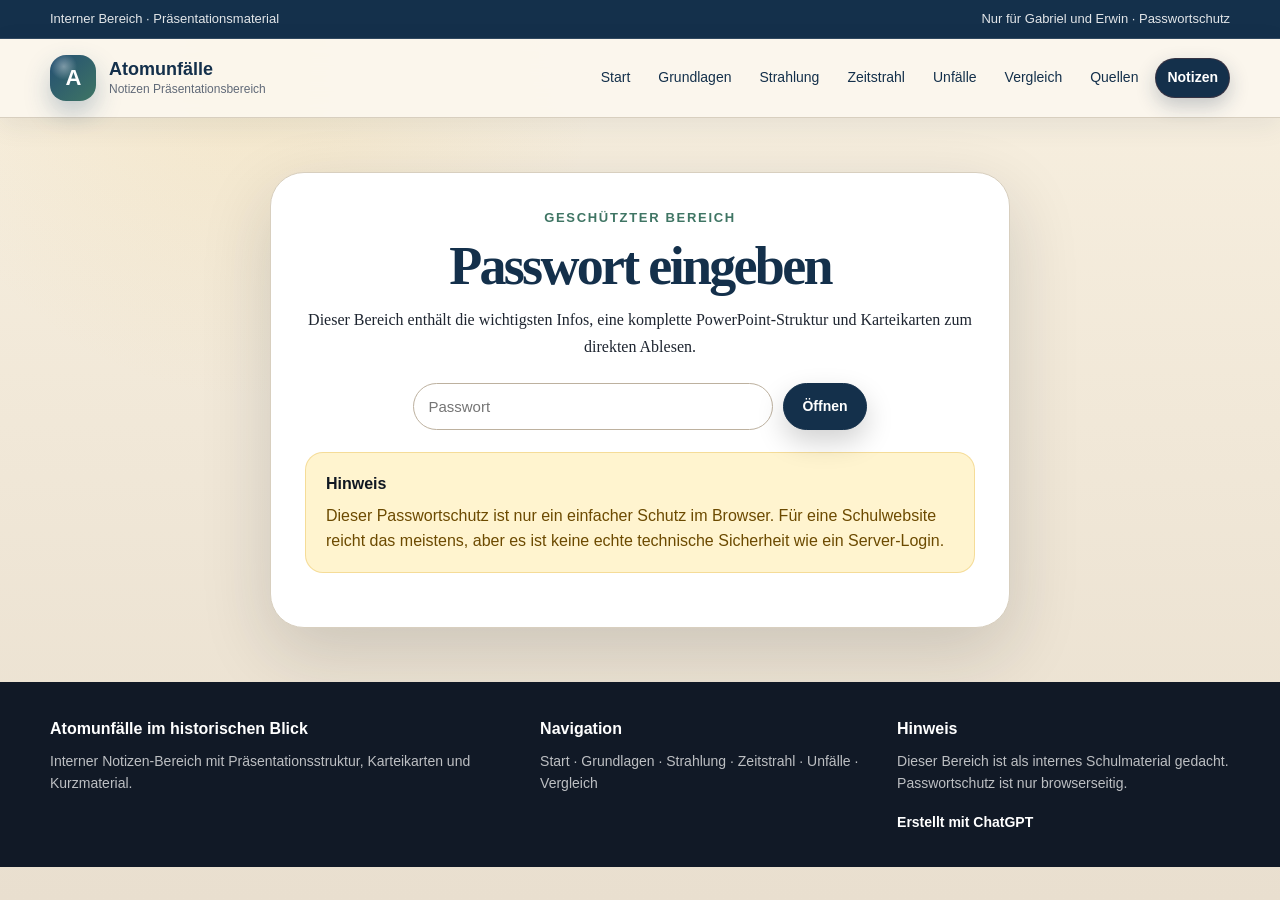
<file: notizen.html>
<!DOCTYPE html>
<html lang="de">
<head>
  <meta charset="UTF-8" />
  <meta name="viewport" content="width=device-width, initial-scale=1.0" />
  <meta name="description" content="Passwortgeschützter interner Bereich mit den wichtigsten Informationen und einer vollständigen Präsentationsstruktur zu Atomunfällen für zwei Personen." />
  <meta name="author" content="Physik Referat" />
  <title>Notizen Bereich | Atomunfälle im historischen Blick</title>
  <link rel="stylesheet" href="style.css" />
</head>
<body class="Notizen-page">
  <div class="top-info-bar">
    <div class="page-wrap top-info-inner">
      <span>Interner Bereich · Präsentationsmaterial</span>
      <span>Nur für Gabriel und Erwin · Passwortschutz</span>
    </div>
  </div>

  <header class="site-header">
    <div class="page-wrap header-grid">
      <a class="brand" href="index.html" aria-label="Startseite öffnen">
        <span class="brand-mark">A</span>
        <span class="brand-text">
          <strong>Atomunfälle</strong>
          <small>Notizen Präsentationsbereich</small>
        </span>
      </a>

      <button class="mobile-menu-button" id="menuButton" aria-label="Navigation öffnen" aria-expanded="false">
        <span></span>
        <span></span>
        <span></span>
      </button>

      <nav class="main-nav" id="mainNav" aria-label="Hauptnavigation">
        <a href="index.html">Start</a>
        <a href="grundlagen.html">Grundlagen</a>
        <a href="strahlung.html">Strahlung</a>
        <a href="timeline.html">Zeitstrahl</a>
        <a href="unfaelle.html">Unfälle</a>
        <a href="vergleich.html">Vergleich</a>
        <a href="quellen.html">Quellen</a>
        <a class="active Notizen-link" href="notizen.html">Notizen</a>
      </nav>
    </div>
  </header>

  <main>
    <section class="Notizen-lock-box" id="lockBox">
      <p class="kicker">Geschützter Bereich</p>
      <h1>Passwort eingeben</h1>
      <p>
        Dieser Bereich enthält die wichtigsten Infos, eine komplette PowerPoint-Struktur und Karteikarten zum direkten Ablesen.
      </p>
      <form class="password-form" id="passwordForm">
        <input id="passwordInput" type="password" placeholder="Passwort" autocomplete="current-password" />
        <button class="button button-primary" type="submit">Öffnen</button>
      </form>
      <p class="small" id="passwordMessage" style="margin-top: 14px;"></p>
      <div class="warning-callout" style="text-align: left; margin-top: 22px;">
        <strong>Hinweis</strong>
        Dieser Passwortschutz ist nur ein einfacher Schutz im Browser. Für eine Schulwebsite reicht das meistens, aber es ist keine echte technische Sicherheit wie ein Server-Login.
      </div>
    </section>

    <section id="NotizenContent" style="display: none;">
      <section class="subpage-hero">
        <div class="page-wrap">
          <p class="kicker">Notizen Bereich</p>
          <h1>Präsentation: Atomunfälle im historischen Blick</h1>
          <p>
            Hier findet ihr die wichtigsten Informationen und eine komplette Präsentation für zwei Personen. Die Folienstichpunkte sind kurz gehalten, die Karteikarten sind in einfacher Sprache geschrieben und können fast direkt abgelesen werden.
          </p>
        </div>
      </section>

      <div class="page-wrap ad-wrap">
        <aside class="ad-banner" aria-label="Anzeige">
          <div class="ad-tag">Anzeige</div>
          <div>
            <strong>Interne Vorbereitung</strong>
            <p>Keine echte Anzeige: Dieser Bereich ist nur als internes Arbeitsmaterial für die Präsentation gedacht.</p>
          </div>
          <span class="ad-fake-button">Notizen aktiv</span>
        </aside>
      </div>

      <div class="page-wrap article-layout">
        <div class="article-main">
          <article class="article-box" id="kurzfassung">
            <p class="kicker">Wichtigste Infos</p>
            <h2>Das müsst ihr wirklich verstehen</h2>
            <p>
              Wenn ihr nur stumpf Fakten vorlest, wird die Präsentation mittelmäßig. Ihr müsst das Thema als Zusammenhang erklären: In einem Kernreaktor entsteht Wärme durch Kernspaltung. Diese Wärme muss kontrolliert und gekühlt werden. Auch nach dem Abschalten entsteht weiter Nachzerfallswärme. Wenn Kühlung, Strom oder Sicherheitsregeln versagen, können Brennstäbe überhitzen, radioaktive Stoffe austreten und Menschen sowie Umwelt belastet werden.
            </p>
            <p>
              Der historische Teil zeigt dann, dass Atomunfälle unterschiedliche Ursachen hatten. Kyschtym war ein Unfall mit radioaktivem Abfall. Three Mile Island war eine teilweise Kernschmelze durch technische Probleme und falsche Einschätzung. Tschernobyl entstand durch riskanten Test, Bedienfehler, Reaktordesign und schlechte Sicherheitskultur. Fukushima entstand durch Erdbeben, Tsunami, Stromausfall und fehlende Kühlung.
            </p>
            <p>
              Das beste Fazit lautet: Atomunfälle sind selten, aber ihre Folgen können sehr groß sein. Deshalb braucht Kerntechnik nicht nur gute Technik, sondern auch gute Organisation, ehrliche Information, Sicherheitskultur und Vorbereitung auf Extremfälle.
            </p>

            <div class="data-table-wrap">
              <table class="data-table">
                <thead>
                  <tr>
                    <th>Begriff</th>
                    <th>Einfach erklärt</th>
                    <th>Warum wichtig?</th>
                  </tr>
                </thead>
                <tbody>
                  <tr>
                    <td>Kernspaltung</td>
                    <td>Ein schwerer Atomkern wird gespalten und gibt Energie ab.</td>
                    <td>Dadurch entsteht die Wärme im Reaktor.</td>
                  </tr>
                  <tr>
                    <td>Kettenreaktion</td>
                    <td>Neutronen lösen weitere Spaltungen aus.</td>
                    <td>Sie muss kontrolliert werden.</td>
                  </tr>
                  <tr>
                    <td>Kühlung</td>
                    <td>Wärme wird aus dem Reaktorkern abgeführt.</td>
                    <td>Ohne Kühlung droht Überhitzung.</td>
                  </tr>
                  <tr>
                    <td>Nachzerfallswärme</td>
                    <td>Wärme entsteht auch nach dem Abschalten weiter.</td>
                    <td>Fukushima zeigt, warum das gefährlich ist.</td>
                  </tr>
                  <tr>
                    <td>Kontamination</td>
                    <td>Radioaktive Stoffe sind auf Boden, Luft, Wasser oder Menschen.</td>
                    <td>Das kann langfristig gefährlich sein.</td>
                  </tr>
                  <tr>
                    <td>INES-Skala</td>
                    <td>Skala von 0 bis 7 für nukleare Ereignisse.</td>
                    <td>Tschernobyl und Fukushima waren Stufe 7.</td>
                  </tr>
                </tbody>
              </table>
            </div>
          </article>

          <article class="article-box" id="rollen">
            <p class="kicker">Rollenaufteilung</p>
            <h2>Aufteilung für zwei Personen</h2>
            <p>
              Die Präsentation wirkt besser, wenn ihr nicht beide alles durcheinander sagt. Macht klare Rollen. Gabriel kann den Physikteil übernehmen, weil dort Kernspaltung, Kühlung und Nachzerfallswärme erklärt werden. Erwin kann den historischen Teil übernehmen, also Zeitstrahl, Fallbeispiele und Folgen. Beim Fazit könnt ihr beide kurz sprechen.
            </p>

            <div class="case-grid">
              <div class="case-card">
                <div class="case-card-header">
                  <h3>Person 1: Gabriel</h3>
                  <p>Physik und technische Erklärung</p>
                </div>
                <div class="case-card-body">
                  <ul class="clean-list dot-list">
                    <li>Einstieg mit Leitfrage</li>
                    <li>Kernspaltung und Kettenreaktion</li>
                    <li>Kühlung und Nachzerfallswärme</li>
                    <li>Strahlung und Kontamination kurz erklären</li>
                    <li>Physikalische Unterschiede bei Tschernobyl und Fukushima</li>
                  </ul>
                </div>
              </div>

              <div class="case-card">
                <div class="case-card-header">
                  <h3>Person 2: Erwin</h3>
                  <p>Geschichte, Fälle und Folgen</p>
                </div>
                <div class="case-card-body">
                  <ul class="clean-list dot-list">
                    <li>Zeitstrahl vorstellen</li>
                    <li>Kyschtym und Three Mile Island kurz erklären</li>
                    <li>Tschernobyl ausführlicher erklären</li>
                    <li>Fukushima ausführlicher erklären</li>
                    <li>Lerneffekte und gesellschaftliche Folgen</li>
                  </ul>
                </div>
              </div>
            </div>

            <div class="green-callout">
              <strong>Empfehlung</strong>
              Macht ca. 10 bis 12 Folien. Mehr ist zu viel. Wenn ihr 15 Minuten habt, sind 11 Folien perfekt. Wenn ihr nur 8 bis 10 Minuten habt, kürzt die Details bei Kyschtym, Windscale und Tokaimura.
            </div>
          </article>

          <article class="article-box" id="praesentation">
            <p class="kicker">PowerPoint-Struktur</p>
            <h2>Komplette Präsentation mit Stichpunkten und Karteikarten</h2>
            <p>
              Die Stichpunkte sind für die Folien. Die Karteikarten darunter sind das, was ihr ungefähr sagen könnt. Nicht komplett roboterhaft ablesen, aber so ist es auf dem Niveau einer 10. Klasse verständlich und trotzdem ordentlich.
            </p>

            <section class="slide-card" id="folie1">
              <div class="slide-card-header">
                <h3>Folie 1: Titel</h3>
              </div>
              <div class="slide-card-body">
                <div class="slide-points">
                  <strong>Folienstichpunkte</strong>
                  <ul>
                    <li>Atomunfälle im historischen Blick</li>
                    <li>Physikalische Ursachen und Folgen</li>
                    <li>Beispiele: Tschernobyl, Fukushima, Three Mile Island</li>
                    <li>Präsentation von Gabriel und Erwin</li>
                  </ul>
                </div>
                <div class="speaker-card">
                  <strong>Karteikarte Gabriel</strong>
                  <p>
                    Hallo, wir halten heute unser Referat über Atomunfälle im historischen Blick. Wir erklären zuerst kurz, wie ein Kernreaktor grundsätzlich funktioniert. Danach schauen wir uns bekannte Unfälle an und vergleichen, was bei ihnen schiefgelaufen ist. Am Ende erklären wir, was man daraus für Sicherheit und Verantwortung gelernt hat.
                  </p>
                </div>
              </div>
            </section>

            <section class="slide-card" id="folie2">
              <div class="slide-card-header">
                <h3>Folie 2: Leitfrage und Aufbau</h3>
              </div>
              <div class="slide-card-body">
                <div class="slide-points">
                  <strong>Folienstichpunkte</strong>
                  <ul>
                    <li>Leitfrage: Wie entstehen Atomunfälle?</li>
                    <li>Physik: Kernspaltung, Kühlung, Strahlung</li>
                    <li>Geschichte: wichtige Unfälle im Zeitstrahl</li>
                    <li>Vergleich: Ursachen und Lerneffekte</li>
                  </ul>
                </div>
                <div class="speaker-card">
                  <strong>Karteikarte Erwin</strong>
                  <p>
                    Unsere Leitfrage ist: Wie entstehen Atomunfälle und was wurde historisch daraus gelernt? Dafür teilen wir das Thema in drei Teile. Erstens erklären wir die Physik dahinter. Zweitens schauen wir auf wichtige Unfälle. Drittens vergleichen wir die Ursachen und Folgen. So sieht man, dass Atomunfälle meistens nicht durch einen einzigen Fehler entstehen, sondern durch mehrere Probleme zusammen.
                  </p>
                </div>
              </div>
            </section>

            <section class="slide-card" id="folie3">
              <div class="slide-card-header">
                <h3>Folie 3: Wie funktioniert ein Kernreaktor?</h3>
              </div>
              <div class="slide-card-body">
                <div class="slide-points">
                  <strong>Folienstichpunkte</strong>
                  <ul>
                    <li>Kernspaltung erzeugt Wärme</li>
                    <li>Wärme erhitzt Wasser</li>
                    <li>Dampf treibt Turbine an</li>
                    <li>Generator erzeugt Strom</li>
                    <li>Kettenreaktion muss kontrolliert werden</li>
                  </ul>
                </div>
                <div class="speaker-card">
                  <strong>Karteikarte Gabriel</strong>
                  <p>
                    Ein Kernkraftwerk funktioniert im Prinzip wie ein Wärmekraftwerk. Es wird Wärme erzeugt, mit der Wasser erhitzt wird. Daraus entsteht Dampf, der eine Turbine antreibt. Die Turbine ist mit einem Generator verbunden, der Strom erzeugt. Der Unterschied zu einem Kohlekraftwerk ist die Wärmequelle. In einem Kernkraftwerk entsteht die Wärme durch Kernspaltung. Dabei werden Atomkerne gespalten und es werden Neutronen frei. Diese Neutronen können weitere Spaltungen auslösen. Das nennt man Kettenreaktion. Diese Kettenreaktion muss kontrolliert werden.
                  </p>
                </div>
              </div>
            </section>

            <section class="slide-card" id="folie4">
              <div class="slide-card-header">
                <h3>Folie 4: Warum Kühlung so wichtig ist</h3>
              </div>
              <div class="slide-card-body">
                <div class="slide-points">
                  <strong>Folienstichpunkte</strong>
                  <ul>
                    <li>Reaktorkern wird sehr heiß</li>
                    <li>Kühlmittel transportiert Wärme ab</li>
                    <li>Nach dem Abschalten entsteht weiter Wärme</li>
                    <li>Nachzerfallswärme kann gefährlich werden</li>
                    <li>Ohne Kühlung: Überhitzung und Kernschaden</li>
                  </ul>
                </div>
                <div class="speaker-card">
                  <strong>Karteikarte Gabriel</strong>
                  <p>
                    Der wichtigste Punkt bei Atomunfällen ist oft die Kühlung. Der Reaktorkern erzeugt sehr viel Wärme. Diese Wärme muss ständig abgeführt werden. Auch wenn ein Reaktor abgeschaltet wird, ist er nicht sofort ungefährlich. Im Brennstoff zerfallen weiter radioaktive Stoffe. Dabei entsteht Nachzerfallswärme. Wenn die Kühlung ausfällt, kann diese Wärme nicht weg. Dann steigen die Temperaturen, Brennstäbe können beschädigt werden und im schlimmsten Fall entsteht eine Kernschmelze. Genau deshalb sind Notkühlung und Stromversorgung so wichtig.
                  </p>
                </div>
              </div>
            </section>

            <section class="slide-card" id="folie5">
              <div class="slide-card-header">
                <h3>Folie 5: Radioaktivität und Kontamination</h3>
              </div>
              <div class="slide-card-body">
                <div class="slide-points">
                  <strong>Folienstichpunkte</strong>
                  <ul>
                    <li>Radioaktive Stoffe senden ionisierende Strahlung aus</li>
                    <li>Alpha-, Beta- und Gammastrahlung</li>
                    <li>Kontamination = radioaktive Verschmutzung</li>
                    <li>Gefahr hängt von Dosis, Dauer und Stoff ab</li>
                    <li>Schutz: Abstand, Zeit, Abschirmung</li>
                  </ul>
                </div>
                <div class="speaker-card">
                  <strong>Karteikarte Gabriel</strong>
                  <p>
                    Bei Atomunfällen ist nicht nur die Hitze gefährlich, sondern auch radioaktive Stoffe. Radioaktive Stoffe senden ionisierende Strahlung aus. Diese Strahlung kann Zellen schädigen. Man muss aber Radioaktivität, Strahlung und Kontamination unterscheiden. Kontamination bedeutet, dass radioaktive Stoffe auf Boden, Kleidung, in Wasser oder im Körper sind. Die Gefahr hängt davon ab, welche Strahlungsart es ist, wie hoch die Dosis ist und wie lange man ihr ausgesetzt ist. Grundregeln beim Strahlenschutz sind Abstand halten, die Zeit kurz halten und Abschirmung nutzen.
                  </p>
                </div>
              </div>
            </section>

            <section class="slide-card" id="folie6">
              <div class="slide-card-header">
                <h3>Folie 6: Zeitstrahl wichtiger Atomunfälle</h3>
              </div>
              <div class="slide-card-body">
                <div class="slide-points">
                  <strong>Folienstichpunkte</strong>
                  <ul>
                    <li>1957: Kyschtym / Majak</li>
                    <li>1979: Three Mile Island</li>
                    <li>1986: Tschernobyl</li>
                    <li>1999: Tokaimura</li>
                    <li>2011: Fukushima Daiichi</li>
                  </ul>
                </div>
                <div class="speaker-card">
                  <strong>Karteikarte Erwin</strong>
                  <p>
                    Jetzt schauen wir auf die historische Entwicklung. Die wichtigsten Unfälle zeigen unterschiedliche Probleme. 1957 gab es Kyschtym, einen Unfall mit radioaktivem Abfall. 1979 passierte Three Mile Island in den USA. 1986 kam Tschernobyl, einer der schwersten Atomunfälle überhaupt. 1999 gab es Tokaimura in Japan, einen Unfall in einer Brennstoffanlage. 2011 kam Fukushima Daiichi, ausgelöst durch Erdbeben, Tsunami und Kühlungsausfall. Man sieht also: Atomunfälle können sehr unterschiedliche Ursachen haben.
                  </p>
                </div>
              </div>
            </section>

            <section class="slide-card" id="folie7">
              <div class="slide-card-header">
                <h3>Folie 7: Kyschtym und Three Mile Island</h3>
              </div>
              <div class="slide-card-body">
                <div class="slide-points">
                  <strong>Folienstichpunkte</strong>
                  <ul>
                    <li>Kyschtym 1957: Abfalltank explodierte</li>
                    <li>Problem: Zerfallswärme und fehlende Kühlung</li>
                    <li>Three Mile Island 1979: teilweise Kernschmelze</li>
                    <li>Problem: Kühlmittelverlust und Fehlinterpretation</li>
                    <li>Lerneffekt: Abfall, Kühlung, Anzeigen und Training</li>
                  </ul>
                </div>
                <div class="speaker-card">
                  <strong>Karteikarte Erwin</strong>
                  <p>
                    Kyschtym war kein normaler Kraftwerksunfall. Dort explodierte ein Tank mit radioaktivem Abfall, weil die Kühlung versagte und der Inhalt sich durch Zerfallswärme erhitzte. Das zeigt, dass auch radioaktiver Abfall gefährlich bleiben kann. Three Mile Island war anders. Dort gab es ein Problem im Kühlsystem. Kühlmittel ging verloren und das Personal erkannte die Lage nicht sofort richtig. Dadurch wurde der Reaktorkern teilweise beschädigt. Der Lerneffekt war: Technik muss nicht nur funktionieren, sondern Menschen müssen Störungen auch richtig erkennen können.
                  </p>
                </div>
              </div>
            </section>

            <section class="slide-card" id="folie8">
              <div class="slide-card-header">
                <h3>Folie 8: Tschernobyl 1986</h3>
              </div>
              <div class="slide-card-body">
                <div class="slide-points">
                  <strong>Folienstichpunkte</strong>
                  <ul>
                    <li>Unfall während eines Sicherheitstests</li>
                    <li>Riskante Bedingungen und Bedienfehler</li>
                    <li>Schwächen im Reaktordesign</li>
                    <li>Explosion und Brand</li>
                    <li>Große Freisetzung radioaktiver Stoffe</li>
                  </ul>
                </div>
                <div class="speaker-card">
                  <strong>Karteikarte Erwin</strong>
                  <p>
                    Tschernobyl passierte 1986 während eines Tests. Dabei sollte geprüft werden, wie sich die Anlage bei einem Stromausfall verhält. Der Test wurde aber unter riskanten Bedingungen durchgeführt. Dazu kamen Bedienfehler und Schwächen im Reaktordesign. Die Reaktorleistung stieg plötzlich sehr stark an. Es kam zu Explosionen und zu einem Brand. Dadurch wurden große Mengen radioaktiver Stoffe freigesetzt. Tschernobyl zeigt besonders deutlich, wie gefährlich schlechte Sicherheitskultur und riskante Entscheidungen sein können.
                  </p>
                </div>
              </div>
            </section>

            <section class="slide-card" id="folie9">
              <div class="slide-card-header">
                <h3>Folie 9: Fukushima Daiichi 2011</h3>
              </div>
              <div class="slide-card-body">
                <div class="slide-points">
                  <strong>Folienstichpunkte</strong>
                  <ul>
                    <li>Erdbeben und Tsunami</li>
                    <li>Reaktoren schalteten automatisch ab</li>
                    <li>Tsunami zerstörte Strom- und Notstromsysteme</li>
                    <li>Kühlung fiel aus</li>
                    <li>Nachzerfallswärme führte zu Kernschäden</li>
                  </ul>
                </div>
                <div class="speaker-card">
                  <strong>Karteikarte Gabriel</strong>
                  <p>
                    Fukushima passierte 2011 in Japan. Nach einem starken Erdbeben schalteten sich die Reaktoren automatisch ab. Das war erstmal richtig. Das Problem kam danach: Ein Tsunami überflutete die Anlage und zerstörte wichtige Strom- und Notstromsysteme. Ohne Strom funktionierte die Kühlung nicht mehr ausreichend. Obwohl die Reaktoren abgeschaltet waren, entstand weiter Nachzerfallswärme. Dadurch überhitzten Brennstäbe, es kam zu Kernschäden und Wasserstoffexplosionen. Fukushima zeigt perfekt, warum ein abgeschalteter Reaktor weiter gekühlt werden muss.
                  </p>
                </div>
              </div>
            </section>

            <section class="slide-card" id="folie10">
              <div class="slide-card-header">
                <h3>Folie 10: Vergleich der Ursachen</h3>
              </div>
              <div class="slide-card-body">
                <div class="slide-points">
                  <strong>Folienstichpunkte</strong>
                  <ul>
                    <li>Kyschtym: radioaktiver Abfall und Kühlung</li>
                    <li>Three Mile Island: Technik + falsche Einschätzung</li>
                    <li>Tschernobyl: Test + Reaktordesign + Sicherheitskultur</li>
                    <li>Fukushima: Naturkatastrophe + Stromausfall</li>
                    <li>Gemeinsam: Kontrolle ging verloren</li>
                  </ul>
                </div>
                <div class="speaker-card">
                  <strong>Karteikarte Erwin</strong>
                  <p>
                    Wenn man die Unfälle vergleicht, sieht man: Sie hatten unterschiedliche Ursachen. Bei Kyschtym ging es um radioaktiven Abfall und fehlende Kühlung. Bei Three Mile Island kamen Technikfehler und falsche Einschätzung zusammen. Bei Tschernobyl waren ein riskanter Test, das Reaktordesign und schlechte Sicherheitskultur entscheidend. Bei Fukushima waren Erdbeben und Tsunami der Auslöser, aber gefährlich wurde es durch Stromausfall und fehlende Kühlung. Gemeinsam ist allen Fällen, dass Kontrolle verloren ging.
                  </p>
                </div>
              </div>
            </section>

            <section class="slide-card" id="folie11">
              <div class="slide-card-header">
                <h3>Folie 11: Was wurde daraus gelernt?</h3>
              </div>
              <div class="slide-card-body">
                <div class="slide-points">
                  <strong>Folienstichpunkte</strong>
                  <ul>
                    <li>Bessere Notkühlung</li>
                    <li>Mehr unabhängige Sicherheitssysteme</li>
                    <li>Bessere Ausbildung des Personals</li>
                    <li>Schutz gegen Naturkatastrophen</li>
                    <li>Mehr Transparenz und internationale Kontrolle</li>
                  </ul>
                </div>
                <div class="speaker-card">
                  <strong>Karteikarte Gabriel</strong>
                  <p>
                    Aus den Unfällen wurde viel gelernt. Erstens muss die Kühlung auch bei Störungen funktionieren. Zweitens braucht man mehrere unabhängige Sicherheitssysteme, damit nicht ein einziger Ausfall alles zerstört. Drittens muss das Personal gut ausgebildet sein und Anzeigen richtig verstehen können. Viertens müssen Anlagen auch gegen Naturkatastrophen vorbereitet sein. Und fünftens ist Transparenz wichtig. Wenn Informationen geheim gehalten oder zu spät weitergegeben werden, verlieren Menschen Vertrauen und können sich schlechter schützen.
                  </p>
                </div>
              </div>
            </section>

            <section class="slide-card" id="folie12">
              <div class="slide-card-header">
                <h3>Folie 12: Fazit</h3>
              </div>
              <div class="slide-card-body">
                <div class="slide-points">
                  <strong>Folienstichpunkte</strong>
                  <ul>
                    <li>Atomunfälle sind selten, aber folgenschwer</li>
                    <li>Physikalischer Kern: Kontrolle von Wärme und Strahlung</li>
                    <li>Historischer Kern: Sicherheit und Verantwortung</li>
                    <li>Technik allein reicht nicht</li>
                    <li>Sicherheit braucht Regeln, Menschen und Transparenz</li>
                  </ul>
                </div>
                <div class="speaker-card">
                  <strong>Karteikarte beide</strong>
                  <p>
                    Zusammenfassend kann man sagen: Atomunfälle sind selten, aber wenn sie passieren, können die Folgen sehr groß sein. Der wichtigste physikalische Punkt ist die Kontrolle von Wärme, Kühlung und radioaktiven Stoffen. Der wichtigste historische Punkt ist, dass Sicherheit nicht nur aus Technik besteht. Es braucht gute Regeln, gut ausgebildete Menschen, ehrliche Informationen und Vorbereitung auf Extremfälle. Atomunfälle sind deshalb historische Warnungen dafür, dass Verantwortung in der Kerntechnik extrem wichtig ist. Vielen Dank fürs Zuhören.
                  </p>
                </div>
              </div>
            </section>
          </article>

          <article class="article-box" id="kurzversion">
            <p class="kicker">Kurzversion</p>
            <h2>Falls ihr weniger Zeit habt: 8-Folien-Version</h2>
            <p>
              Wenn die Präsentation kürzer sein soll, nehmt nur diese 8 Folien. Das ist kompakter und wahrscheinlich besser, wenn ihr unter 10 Minuten bleiben müsst.
            </p>
            <div class="data-table-wrap">
              <table class="data-table">
                <thead>
                  <tr>
                    <th>Folie</th>
                    <th>Titel</th>
                    <th>Wer?</th>
                    <th>Inhalt</th>
                  </tr>
                </thead>
                <tbody>
                  <tr>
                    <td>1</td>
                    <td>Titel und Leitfrage</td>
                    <td>Gabriel</td>
                    <td>Thema vorstellen und Aufbau erklären</td>
                  </tr>
                  <tr>
                    <td>2</td>
                    <td>Wie funktioniert ein Reaktor?</td>
                    <td>Gabriel</td>
                    <td>Kernspaltung, Kettenreaktion, Wärme</td>
                  </tr>
                  <tr>
                    <td>3</td>
                    <td>Kühlung und Nachzerfallswärme</td>
                    <td>Gabriel</td>
                    <td>Warum Abschalten nicht reicht</td>
                  </tr>
                  <tr>
                    <td>4</td>
                    <td>Zeitstrahl</td>
                    <td>Erwin</td>
                    <td>Kyschtym, TMI, Tschernobyl, Fukushima kurz</td>
                  </tr>
                  <tr>
                    <td>5</td>
                    <td>Tschernobyl</td>
                    <td>Erwin</td>
                    <td>Test, Bedienfehler, Design, Freisetzung</td>
                  </tr>
                  <tr>
                    <td>6</td>
                    <td>Fukushima</td>
                    <td>Gabriel</td>
                    <td>Tsunami, Stromausfall, Kühlung, Nachzerfallswärme</td>
                  </tr>
                  <tr>
                    <td>7</td>
                    <td>Vergleich und Lerneffekte</td>
                    <td>Erwin</td>
                    <td>Gemeinsame Muster und Unterschiede</td>
                  </tr>
                  <tr>
                    <td>8</td>
                    <td>Fazit</td>
                    <td>Beide</td>
                    <td>Sicherheit = Technik + Menschen + Verantwortung</td>
                  </tr>
                </tbody>
              </table>
            </div>
          </article>

          <article class="article-box" id="fragen">
            <p class="kicker">Fragen nach dem Vortrag</p>
            <h2>Mögliche Lehrerfragen und gute Antworten</h2>
            <p>
              Nach dem Vortrag können Rückfragen kommen. Diese Antworten sind kurz und sicher formuliert.
            </p>

            <div class="data-table-wrap">
              <table class="data-table">
                <thead>
                  <tr>
                    <th>Frage</th>
                    <th>Gute Antwort</th>
                  </tr>
                </thead>
                <tbody>
                  <tr>
                    <td>Kann ein Kernkraftwerk wie eine Atombombe explodieren?</td>
                    <td>Nein. Es kann zu Dampfexplosionen, Wasserstoffexplosionen oder Bränden kommen, aber das ist physikalisch etwas anderes als eine Kernwaffenexplosion.</td>
                  </tr>
                  <tr>
                    <td>Warum ist ein abgeschalteter Reaktor noch gefährlich?</td>
                    <td>Weil radioaktive Spaltprodukte weiter zerfallen und Nachzerfallswärme erzeugen. Deshalb muss weiter gekühlt werden.</td>
                  </tr>
                  <tr>
                    <td>Was war bei Fukushima der wichtigste Punkt?</td>
                    <td>Der Tsunami zerstörte Strom- und Kühlsysteme. Dadurch konnte die Nachzerfallswärme nicht ausreichend abgeführt werden.</td>
                  </tr>
                  <tr>
                    <td>Warum war Tschernobyl so schlimm?</td>
                    <td>Weil ein riskanter Test, Bedienfehler, Reaktordesign und schlechte Sicherheitskultur zusammenkamen. Danach gab es Explosion, Brand und große Freisetzung radioaktiver Stoffe.</td>
                  </tr>
                  <tr>
                    <td>Was ist Kontamination?</td>
                    <td>Kontamination bedeutet, dass radioaktive Stoffe auf Oberflächen, in Luft, Boden, Wasser oder im Körper sind.</td>
                  </tr>
                  <tr>
                    <td>Was ist die wichtigste Lehre aus Atomunfällen?</td>
                    <td>Sicherheit braucht mehrere Schutzsysteme, gute Kühlung, geschultes Personal, Transparenz und Vorbereitung auf Extremfälle.</td>
                  </tr>
                </tbody>
              </table>
            </div>
          </article>

          <article class="article-box" id="sprechtraining">
            <p class="kicker">Sprechtraining</p>
            <h2>Formulierungen, die natürlich klingen</h2>
            <p>
              Diese Sätze könnt ihr als Übergänge nutzen. Sie klingen nicht zu künstlich und passen zu einer 10.-Klasse-Präsentation.
            </p>

            <div class="case-grid">
              <div class="case-card">
                <div class="case-card-header">
                  <h3>Übergänge</h3>
                  <p>Von Thema zu Thema</p>
                </div>
                <div class="case-card-body">
                  <ul class="clean-list dot-list">
                    <li>„Um die Unfälle zu verstehen, muss man zuerst wissen, wie ein Reaktor funktioniert.“</li>
                    <li>„Damit kommen wir zum historischen Teil.“</li>
                    <li>„Dieses Beispiel zeigt besonders gut, warum Kühlung so wichtig ist.“</li>
                    <li>„Jetzt vergleichen wir die Unfälle miteinander.“</li>
                    <li>„Zum Schluss fassen wir zusammen, was daraus gelernt wurde.“</li>
                  </ul>
                </div>
              </div>

              <div class="case-card">
                <div class="case-card-header">
                  <h3>Bewertungssätze</h3>
                  <p>Für Analyse und Fazit</p>
                </div>
                <div class="case-card-body">
                  <ul class="clean-list dot-list">
                    <li>„Der Unfall war nicht nur ein technisches Problem, sondern auch ein organisatorisches.“</li>
                    <li>„Der physikalische Kern war der Verlust der Wärmeabfuhr.“</li>
                    <li>„Historisch ist der Fall wichtig, weil er Sicherheitsregeln verändert hat.“</li>
                    <li>„Man sieht daran, dass Technik allein nicht ausreicht.“</li>
                    <li>„Sicherheit entsteht erst durch Technik, Menschen und klare Regeln zusammen.“</li>
                  </ul>
                </div>
              </div>
            </div>
          </article>

          <article class="article-box" id="notfallplan">
            <p class="kicker">Wenn etwas schiefgeht</p>
            <h2>Notfallplan für die Präsentation</h2>
            <p>
              Falls ihr hängen bleibt, nehmt diese Rettungssätze. Lieber kurz sauber weiterreden, als panisch alles durcheinander zu sagen.
            </p>

            <div class="data-table-wrap">
              <table class="data-table">
                <thead>
                  <tr>
                    <th>Problem</th>
                    <th>Rettungssatz</th>
                  </tr>
                </thead>
                <tbody>
                  <tr>
                    <td>Du vergisst ein Detail</td>
                    <td>„Das Wichtigste daran ist aber der Grundzusammenhang: Die Kontrolle über Wärme oder radioaktive Stoffe ging verloren.“</td>
                  </tr>
                  <tr>
                    <td>Du kommst bei Tschernobyl durcheinander</td>
                    <td>„Kurz gesagt: Ein riskanter Test, Bedienfehler und Schwächen im Reaktordesign führten zur Explosion und Freisetzung.“</td>
                  </tr>
                  <tr>
                    <td>Du kommst bei Fukushima durcheinander</td>
                    <td>„Bei Fukushima war entscheidend, dass nach dem Tsunami Strom und Kühlung ausfielen, obwohl die Reaktoren abgeschaltet waren.“</td>
                  </tr>
                  <tr>
                    <td>Die Zeit wird knapp</td>
                    <td>„Wir kürzen den historischen Teil etwas und kommen direkt zum Vergleich und Fazit.“</td>
                  </tr>
                  <tr>
                    <td>Lehrer fragt nach dem wichtigsten Punkt</td>
                    <td>„Der wichtigste Punkt ist, dass ein Atomunfall meistens durch eine Fehlerkette entsteht, nicht durch nur einen einzelnen Fehler.“</td>
                  </tr>
                </tbody>
              </table>
            </div>
          </article>
        </div>

        <aside class="side-column">
          <div class="side-card">
            <h3>Notizen-Navigation</h3>
            <ul class="clean-list dot-list">
              <li><a href="#kurzfassung">Wichtigste Infos</a></li>
              <li><a href="#rollen">Rollenaufteilung</a></li>
              <li><a href="#praesentation">12 Folien + Karteikarten</a></li>
              <li><a href="#kurzversion">8-Folien-Version</a></li>
              <li><a href="#fragen">Mögliche Lehrerfragen</a></li>
              <li><a href="#sprechtraining">Übergänge</a></li>
              <li><a href="#notfallplan">Notfallplan</a></li>
            </ul>
          </div>

          <div class="side-card">
            <h3>Beste Version</h3>
            <p>
              Nehmt die 12-Folien-Version, wenn ihr ungefähr 12 bis 15 Minuten habt. Nehmt die 8-Folien-Version, wenn ihr unter 10 Minuten bleiben müsst.
            </p>
          </div>

          <div class="ad-card">
            <div class="ad-tag">Intern</div>
            <strong class="fake-brand">Nicht vergessen</strong>
            <p>Redet nicht zu schnell. Lieber weniger Inhalt sauber erklären als zu viel Inhalt hektisch vorlesen.</p>
            <span class="small-link">Präsentation üben</span>
          </div>

          <div class="side-card">
            <h3>Stärkster Schlusssatz</h3>
            <p>
              „Atomunfälle sind historische Warnungen: Technik allein reicht nicht aus, wenn Sicherheit, Kontrolle und Verantwortung nicht konsequent eingehalten werden.“
            </p>
          </div>

          <div class="side-card">
            <h3>Was ihr vermeiden müsst</h3>
            <ul class="clean-list dot-list">
              <li>Nicht sagen: „explodiert wie eine Atombombe“</li>
              <li>Nicht Strahlung und Kontamination verwechseln</li>
              <li>Nicht Fukushima nur als Tsunami erklären</li>
              <li>Nicht Tschernobyl nur als Bedienfehler erklären</li>
              <li>Nicht alle Unfälle gleich darstellen</li>
            </ul>
          </div>
        </aside>
      </div>
    </section>
  </main>

  <footer class="site-footer">
    <div class="page-wrap footer-grid">
      <div>
        <strong>Atomunfälle im historischen Blick</strong>
        <p>Interner Notizen-Bereich mit Präsentationsstruktur, Karteikarten und Kurzmaterial.</p>
      </div>
      <div>
        <strong>Navigation</strong>
        <p>
          <a href="index.html">Start</a> ·
          <a href="grundlagen.html">Grundlagen</a> ·
          <a href="strahlung.html">Strahlung</a> ·
          <a href="timeline.html">Zeitstrahl</a> ·
          <a href="unfaelle.html">Unfälle</a> ·
          <a href="vergleich.html">Vergleich</a>
        </p>
      </div>
      <div>
        <strong>Hinweis</strong>
        <p>Dieser Bereich ist als internes Schulmaterial gedacht. Passwortschutz ist nur browserseitig.</p>
        <p class="credit">Erstellt mit ChatGPT</p>
      </div>
    </div>
  </footer>

  <script>
    const Notizen_PASSWORD = 'erwin1234';
    const ACCESS_KEY = 'atom_Notizen_access';

    const menuButton = document.getElementById('menuButton');
    const mainNav = document.getElementById('mainNav');
    const lockBox = document.getElementById('lockBox');
    const NotizenContent = document.getElementById('NotizenContent');
    const passwordForm = document.getElementById('passwordForm');
    const passwordInput = document.getElementById('passwordInput');
    const passwordMessage = document.getElementById('passwordMessage');

    function showNotizenContent() {
      if (lockBox) lockBox.style.display = 'none';
      if (NotizenContent) NotizenContent.style.display = 'block';
    }

    function showLockBox() {
      if (lockBox) lockBox.style.display = 'block';
      if (NotizenContent) NotizenContent.style.display = 'none';
    }

    if (sessionStorage.getItem(ACCESS_KEY) === 'true') {
      showNotizenContent();
    } else {
      showLockBox();
    }

    if (passwordForm) {
      passwordForm.addEventListener('submit', (event) => {
        event.preventDefault();
        const enteredPassword = passwordInput.value.trim();

        if (enteredPassword === Notizen_PASSWORD) {
          sessionStorage.setItem(ACCESS_KEY, 'true');
          showNotizenContent();
        } else {
          passwordMessage.textContent = 'Falsches Passwort. Versuch es nochmal.';
          passwordMessage.style.color = '#a33a2b';
          passwordInput.value = '';
          passwordInput.focus();
        }
      });
    }

    if (menuButton && mainNav) {
      menuButton.addEventListener('click', () => {
        const isOpen = mainNav.classList.toggle('is-open');
        menuButton.setAttribute('aria-expanded', String(isOpen));
      });
    }
  </script>
</body>
</html>
</file>
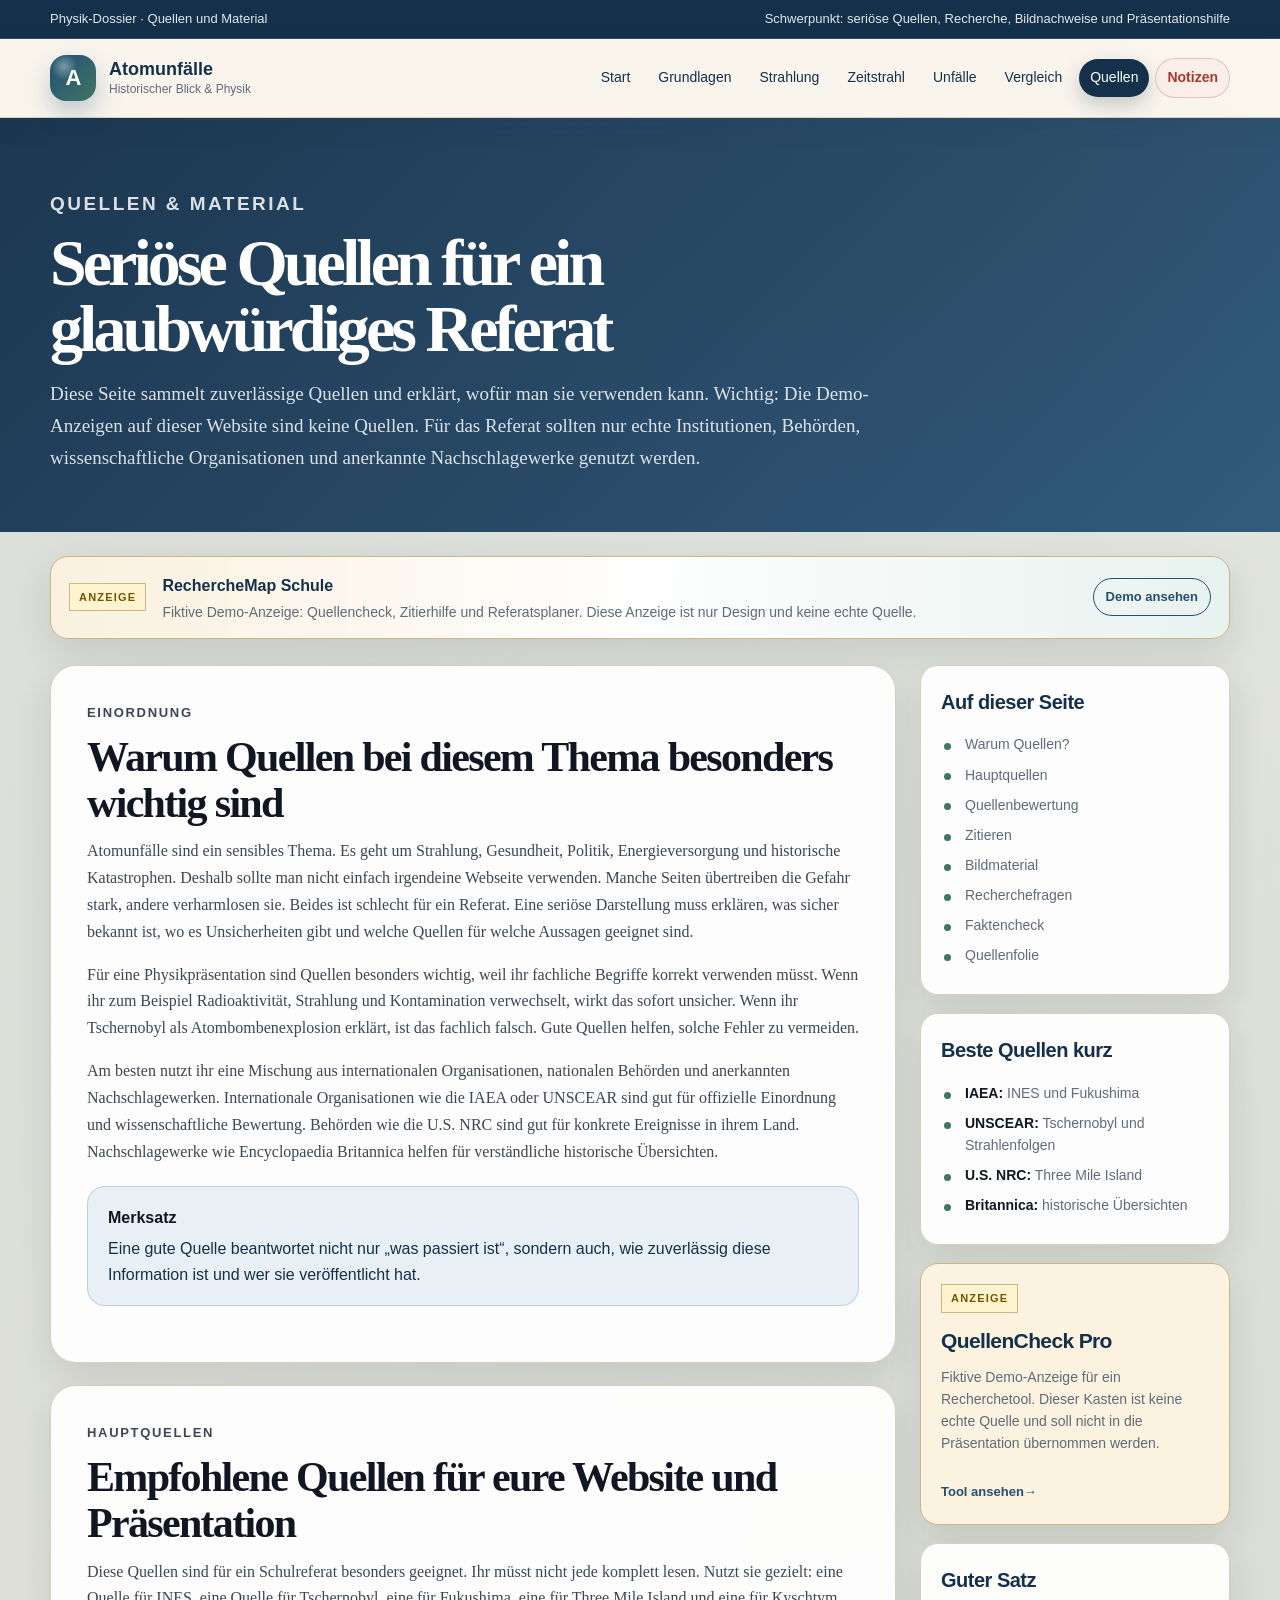
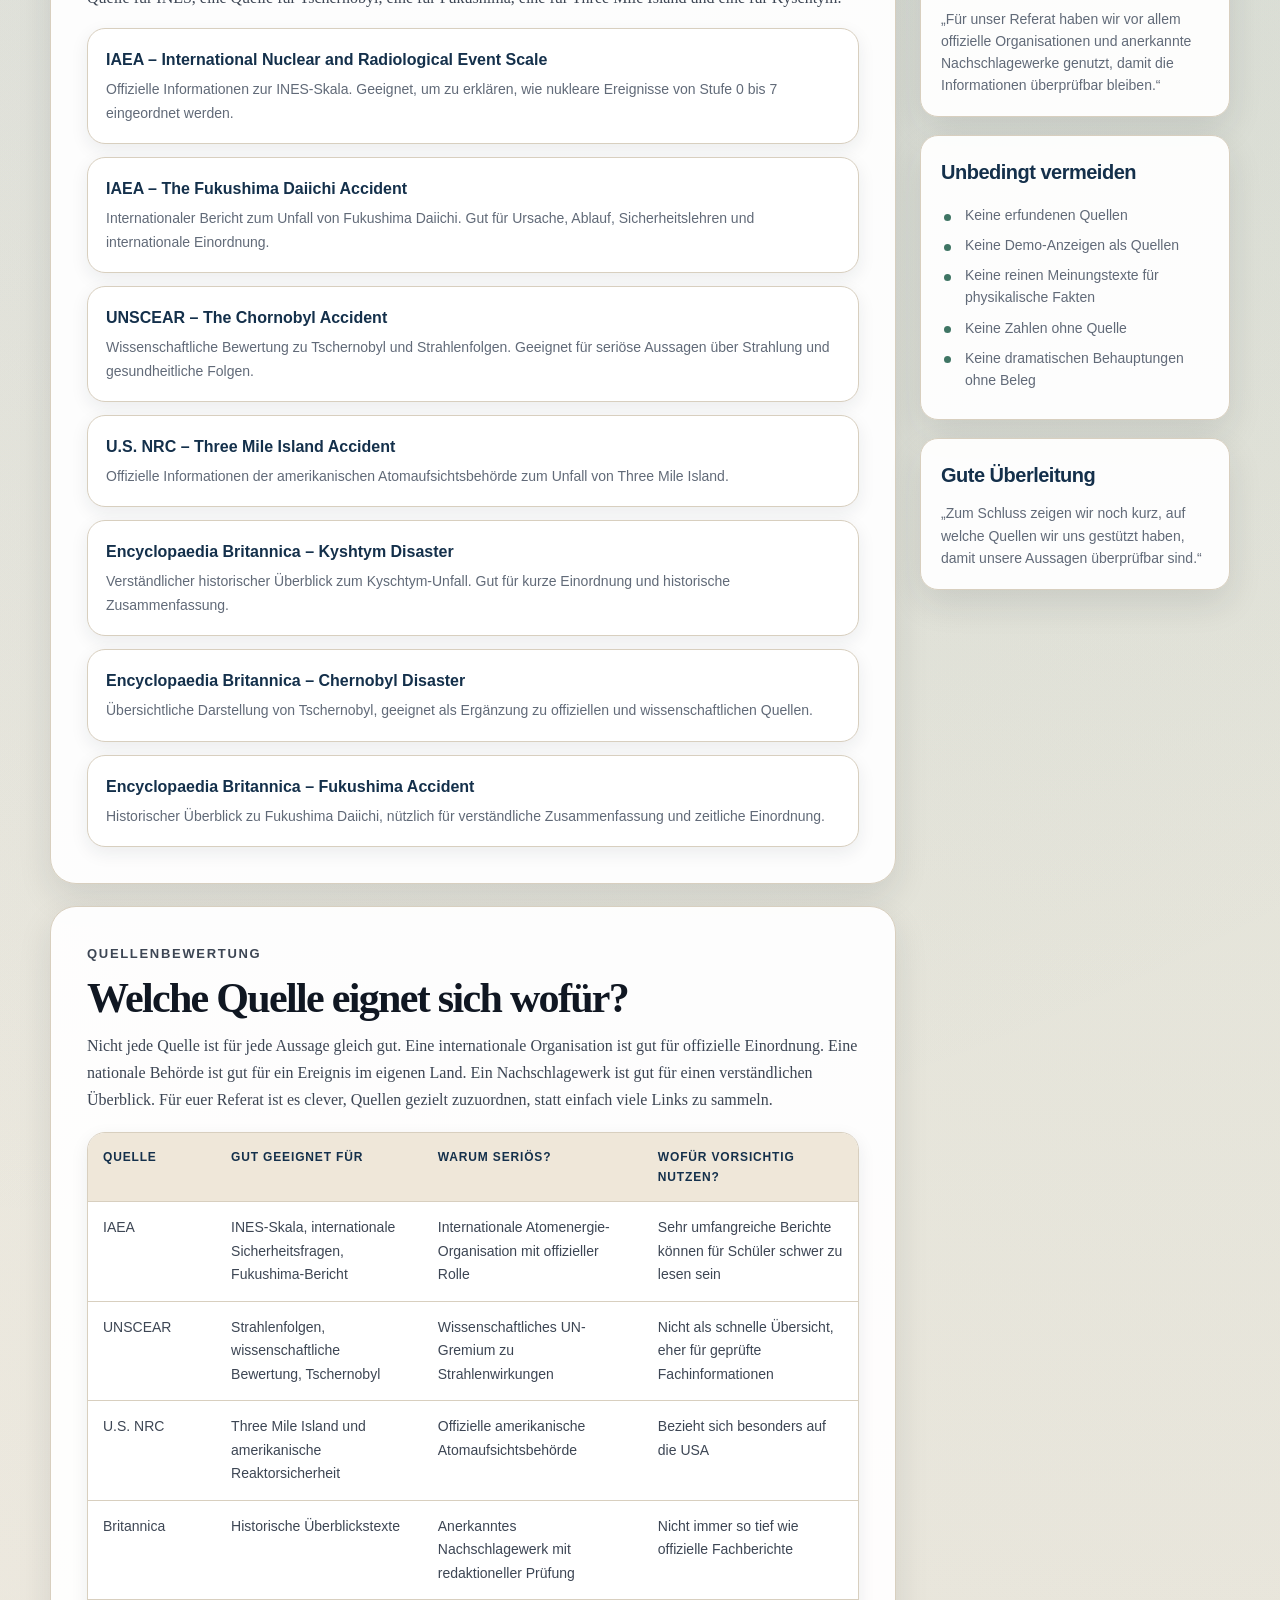
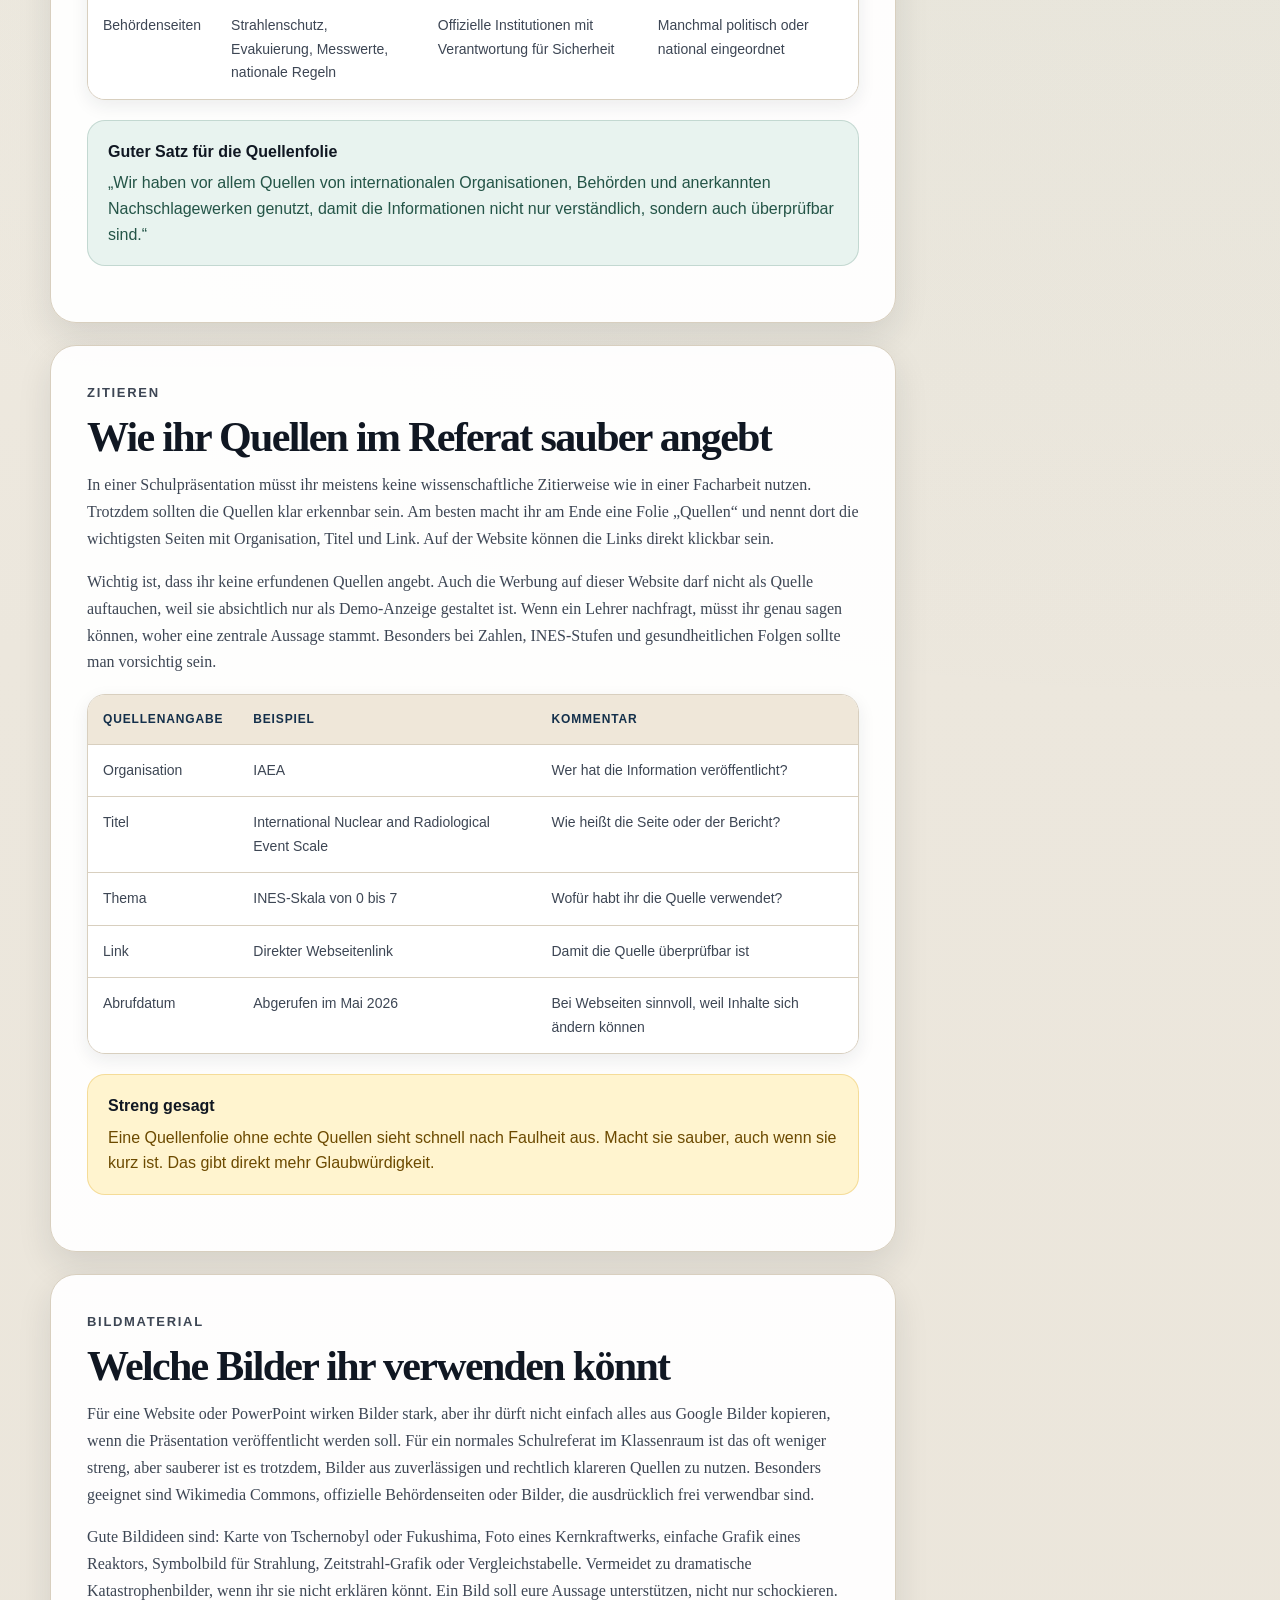
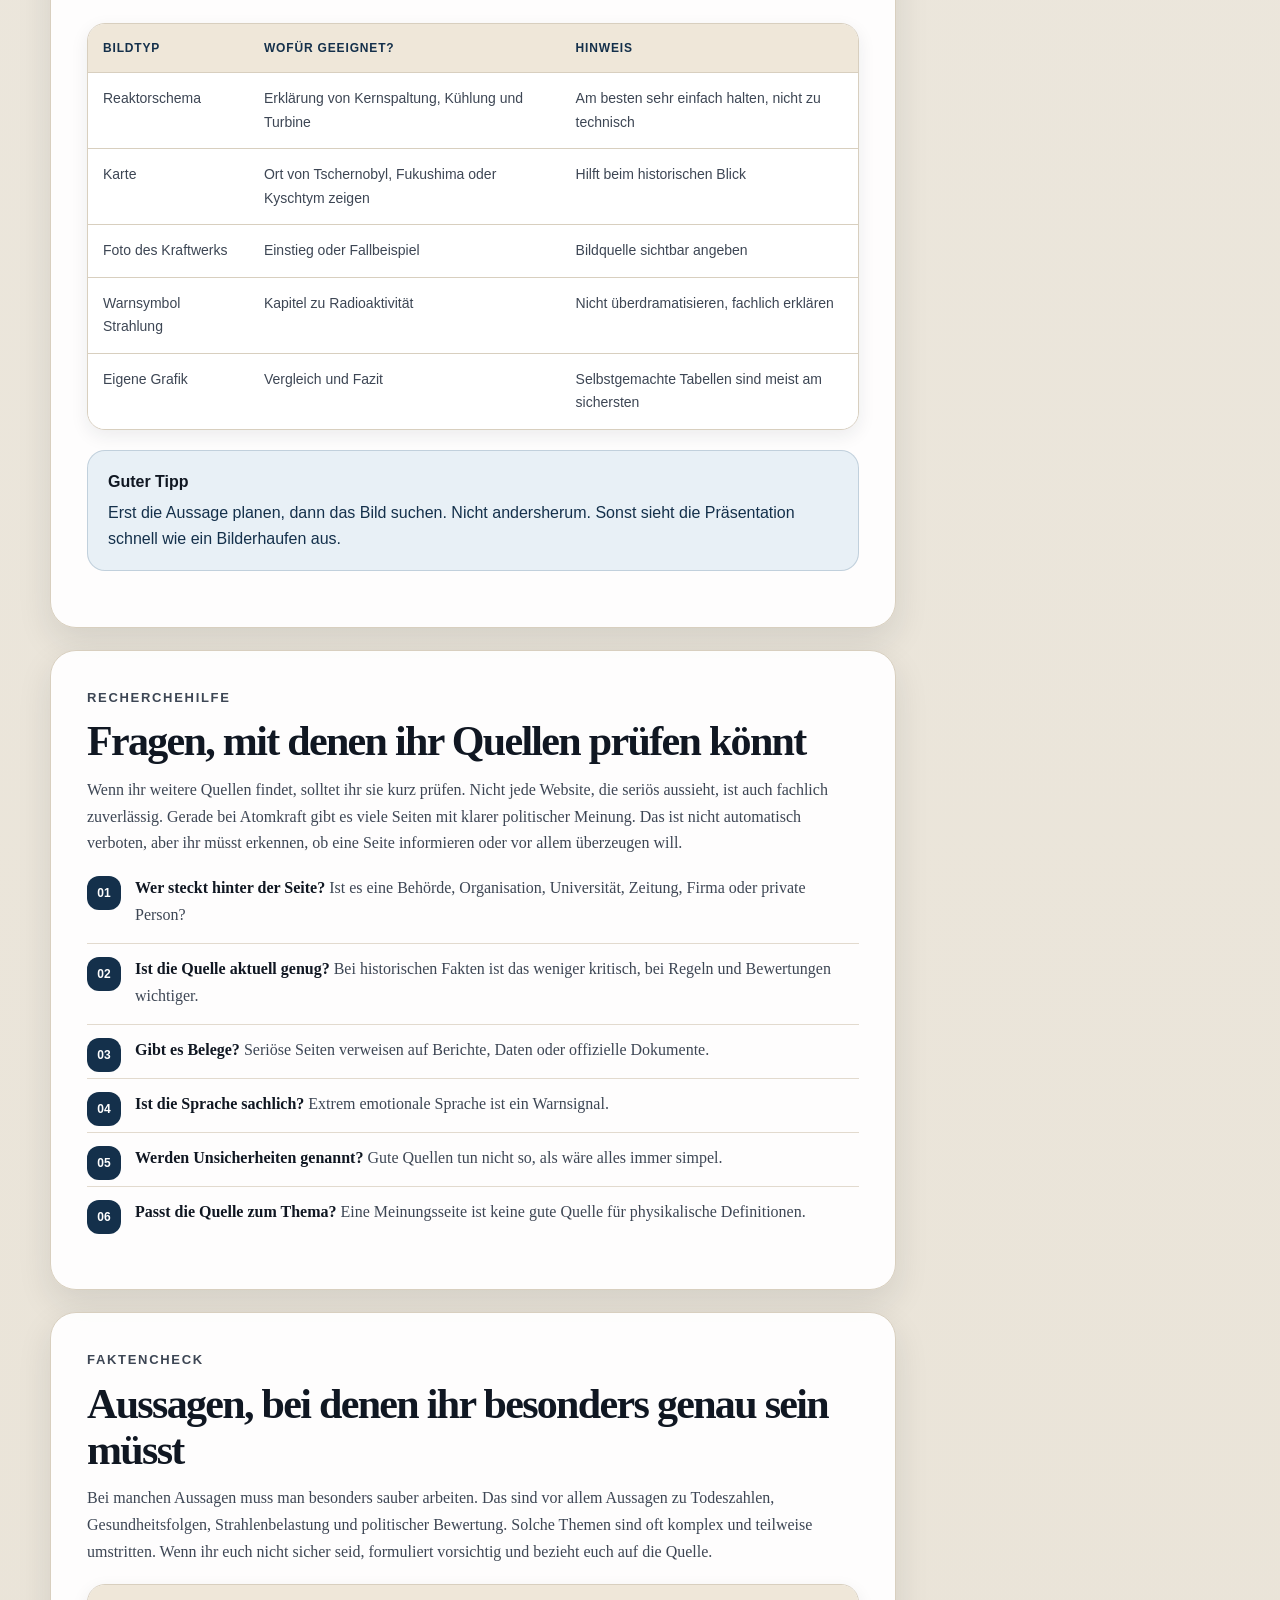
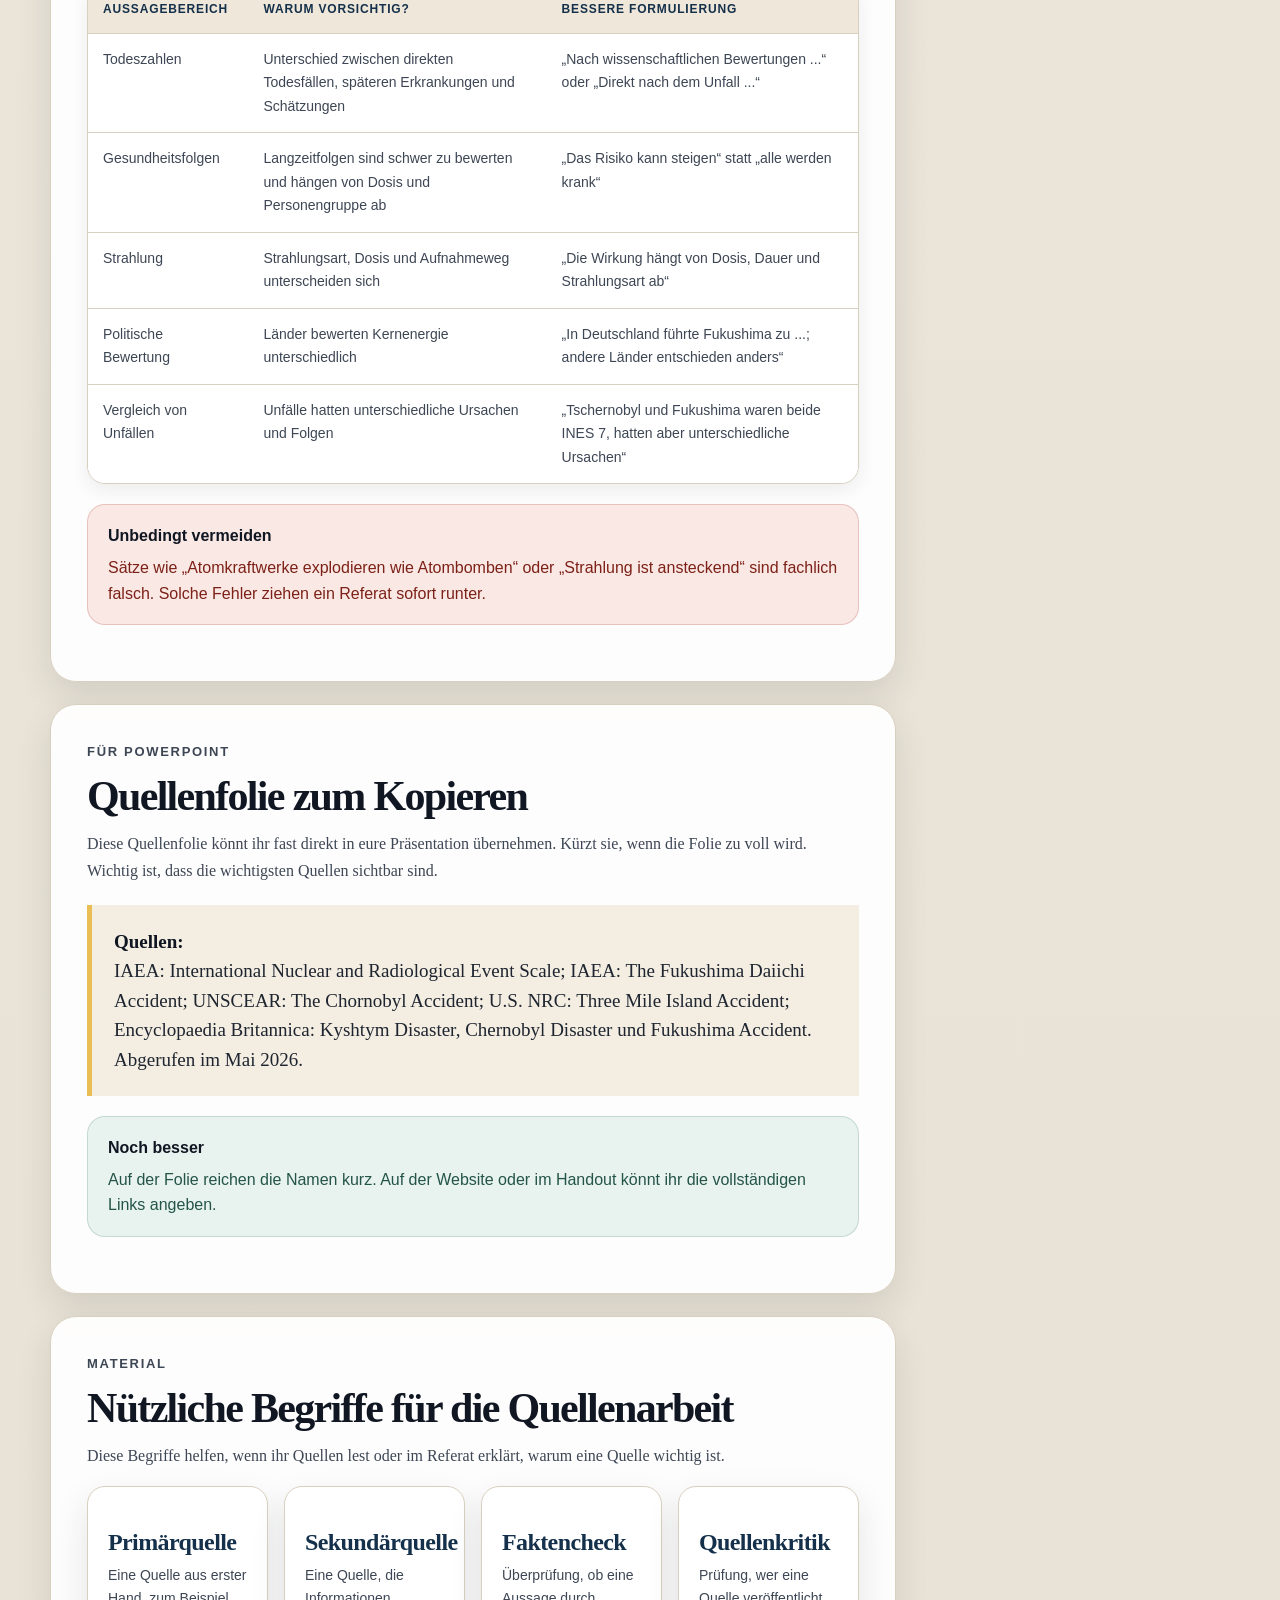
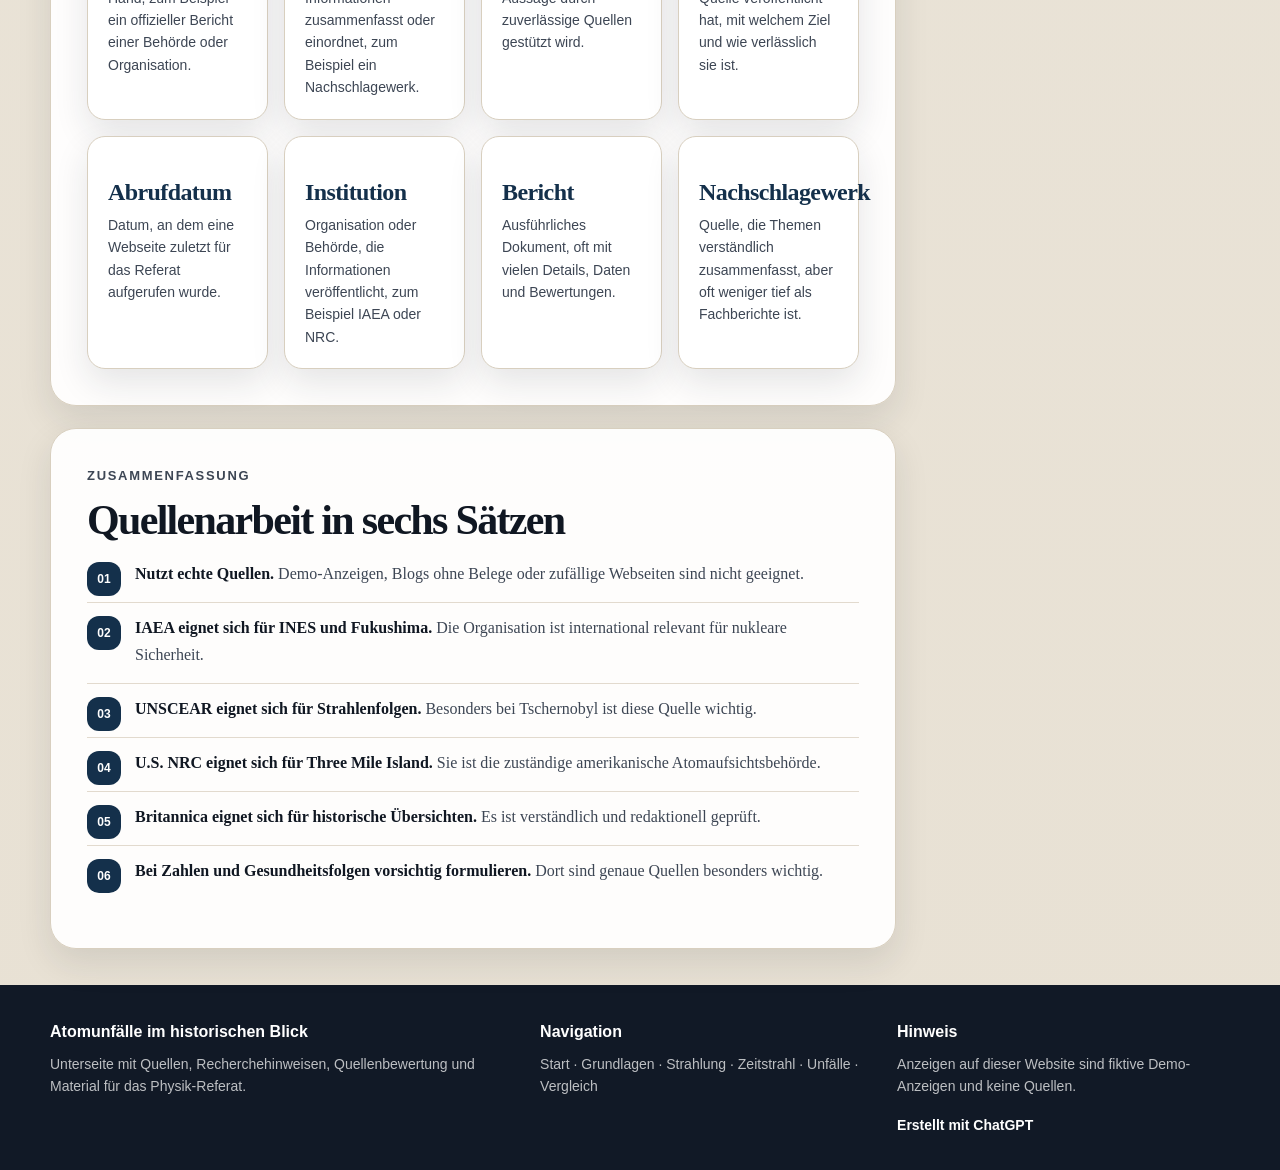
<file: quellen.html>
<!DOCTYPE html>
<html lang="de">
<head>
  <meta charset="UTF-8" />
  <meta name="viewport" content="width=device-width, initial-scale=1.0" />
  <meta name="description" content="Quellen, Material und Recherchehinweise für ein Physik-Referat über Atomunfälle, Kerntechnik, Strahlung, Tschernobyl, Fukushima, Three Mile Island und Kyschtym." />
  <meta name="author" content="Physik Referat" />
  <title>Quellen & Material | Atomunfälle im historischen Blick</title>
  <link rel="stylesheet" href="style.css" />
</head>
<body>
  <div class="top-info-bar">
    <div class="page-wrap top-info-inner">
      <span>Physik-Dossier · Quellen und Material</span>
      <span>Schwerpunkt: seriöse Quellen, Recherche, Bildnachweise und Präsentationshilfe</span>
    </div>
  </div>

  <header class="site-header">
    <div class="page-wrap header-grid">
      <a class="brand" href="index.html" aria-label="Startseite öffnen">
        <span class="brand-mark">A</span>
        <span class="brand-text">
          <strong>Atomunfälle</strong>
          <small>Historischer Blick & Physik</small>
        </span>
      </a>

      <button class="mobile-menu-button" id="menuButton" aria-label="Navigation öffnen" aria-expanded="false">
        <span></span>
        <span></span>
        <span></span>
      </button>

      <nav class="main-nav" id="mainNav" aria-label="Hauptnavigation">
        <a href="index.html">Start</a>
        <a href="grundlagen.html">Grundlagen</a>
        <a href="strahlung.html">Strahlung</a>
        <a href="timeline.html">Zeitstrahl</a>
        <a href="unfaelle.html">Unfälle</a>
        <a href="vergleich.html">Vergleich</a>
        <a class="active" href="quellen.html">Quellen</a>
        <a class="Notizen-link" href="notizen.html" data-Notizen-link>Notizen</a>
      </nav>
    </div>
  </header>

  <main>
    <section class="subpage-hero">
      <div class="page-wrap">
        <p class="kicker">Quellen & Material</p>
        <h1>Seriöse Quellen für ein glaubwürdiges Referat</h1>
        <p>
          Diese Seite sammelt zuverlässige Quellen und erklärt, wofür man sie verwenden kann. Wichtig: Die Demo-Anzeigen auf dieser Website sind keine Quellen. Für das Referat sollten nur echte Institutionen, Behörden, wissenschaftliche Organisationen und anerkannte Nachschlagewerke genutzt werden.
        </p>
      </div>
    </section>

    <div class="page-wrap ad-wrap">
      <aside class="ad-banner" aria-label="Anzeige">
        <div class="ad-tag">Anzeige</div>
        <div>
          <strong>RechercheMap Schule</strong>
          <p>Fiktive Demo-Anzeige: Quellencheck, Zitierhilfe und Referatsplaner. Diese Anzeige ist nur Design und keine echte Quelle.</p>
        </div>
        <span class="ad-fake-button">Demo ansehen</span>
      </aside>
    </div>

    <div class="page-wrap article-layout">
      <div class="article-main">
        <article class="article-box" id="einleitung">
          <p class="kicker">Einordnung</p>
          <h2>Warum Quellen bei diesem Thema besonders wichtig sind</h2>
          <p>
            Atomunfälle sind ein sensibles Thema. Es geht um Strahlung, Gesundheit, Politik, Energieversorgung und historische Katastrophen. Deshalb sollte man nicht einfach irgendeine Webseite verwenden. Manche Seiten übertreiben die Gefahr stark, andere verharmlosen sie. Beides ist schlecht für ein Referat. Eine seriöse Darstellung muss erklären, was sicher bekannt ist, wo es Unsicherheiten gibt und welche Quellen für welche Aussagen geeignet sind.
          </p>
          <p>
            Für eine Physikpräsentation sind Quellen besonders wichtig, weil ihr fachliche Begriffe korrekt verwenden müsst. Wenn ihr zum Beispiel Radioaktivität, Strahlung und Kontamination verwechselt, wirkt das sofort unsicher. Wenn ihr Tschernobyl als Atombombenexplosion erklärt, ist das fachlich falsch. Gute Quellen helfen, solche Fehler zu vermeiden.
          </p>
          <p>
            Am besten nutzt ihr eine Mischung aus internationalen Organisationen, nationalen Behörden und anerkannten Nachschlagewerken. Internationale Organisationen wie die IAEA oder UNSCEAR sind gut für offizielle Einordnung und wissenschaftliche Bewertung. Behörden wie die U.S. NRC sind gut für konkrete Ereignisse in ihrem Land. Nachschlagewerke wie Encyclopaedia Britannica helfen für verständliche historische Übersichten.
          </p>

          <div class="info-callout">
            <strong>Merksatz</strong>
            Eine gute Quelle beantwortet nicht nur „was passiert ist“, sondern auch, wie zuverlässig diese Information ist und wer sie veröffentlicht hat.
          </div>
        </article>

        <article class="article-box" id="hauptquellen">
          <p class="kicker">Hauptquellen</p>
          <h2>Empfohlene Quellen für eure Website und Präsentation</h2>
          <p>
            Diese Quellen sind für ein Schulreferat besonders geeignet. Ihr müsst nicht jede komplett lesen. Nutzt sie gezielt: eine Quelle für INES, eine Quelle für Tschernobyl, eine für Fukushima, eine für Three Mile Island und eine für Kyschtym.
          </p>

          <div class="source-list">
            <a class="source-item" href="https://www.iaea.org/resources/databases/international-nuclear-and-radiological-event-scale" target="_blank" rel="noopener">
              <strong>IAEA – International Nuclear and Radiological Event Scale</strong>
              <span>Offizielle Informationen zur INES-Skala. Geeignet, um zu erklären, wie nukleare Ereignisse von Stufe 0 bis 7 eingeordnet werden.</span>
            </a>

            <a class="source-item" href="https://www.iaea.org/publications/10962/the-fukushima-daiichi-accident" target="_blank" rel="noopener">
              <strong>IAEA – The Fukushima Daiichi Accident</strong>
              <span>Internationaler Bericht zum Unfall von Fukushima Daiichi. Gut für Ursache, Ablauf, Sicherheitslehren und internationale Einordnung.</span>
            </a>

            <a class="source-item" href="https://www.unscear.org/unscear/en/chernobyl.html" target="_blank" rel="noopener">
              <strong>UNSCEAR – The Chornobyl Accident</strong>
              <span>Wissenschaftliche Bewertung zu Tschernobyl und Strahlenfolgen. Geeignet für seriöse Aussagen über Strahlung und gesundheitliche Folgen.</span>
            </a>

            <a class="source-item" href="https://www.nrc.gov/reading-rm/doc-collections/fact-sheets/3mile-isle.html" target="_blank" rel="noopener">
              <strong>U.S. NRC – Three Mile Island Accident</strong>
              <span>Offizielle Informationen der amerikanischen Atomaufsichtsbehörde zum Unfall von Three Mile Island.</span>
            </a>

            <a class="source-item" href="https://www.britannica.com/event/Kyshtym-disaster" target="_blank" rel="noopener">
              <strong>Encyclopaedia Britannica – Kyshtym Disaster</strong>
              <span>Verständlicher historischer Überblick zum Kyschtym-Unfall. Gut für kurze Einordnung und historische Zusammenfassung.</span>
            </a>

            <a class="source-item" href="https://www.britannica.com/event/Chernobyl-disaster" target="_blank" rel="noopener">
              <strong>Encyclopaedia Britannica – Chernobyl Disaster</strong>
              <span>Übersichtliche Darstellung von Tschernobyl, geeignet als Ergänzung zu offiziellen und wissenschaftlichen Quellen.</span>
            </a>

            <a class="source-item" href="https://www.britannica.com/event/Fukushima-accident" target="_blank" rel="noopener">
              <strong>Encyclopaedia Britannica – Fukushima Accident</strong>
              <span>Historischer Überblick zu Fukushima Daiichi, nützlich für verständliche Zusammenfassung und zeitliche Einordnung.</span>
            </a>
          </div>
        </article>

        <article class="article-box" id="quellenbewertung">
          <p class="kicker">Quellenbewertung</p>
          <h2>Welche Quelle eignet sich wofür?</h2>
          <p>
            Nicht jede Quelle ist für jede Aussage gleich gut. Eine internationale Organisation ist gut für offizielle Einordnung. Eine nationale Behörde ist gut für ein Ereignis im eigenen Land. Ein Nachschlagewerk ist gut für einen verständlichen Überblick. Für euer Referat ist es clever, Quellen gezielt zuzuordnen, statt einfach viele Links zu sammeln.
          </p>

          <div class="data-table-wrap">
            <table class="data-table">
              <thead>
                <tr>
                  <th>Quelle</th>
                  <th>Gut geeignet für</th>
                  <th>Warum seriös?</th>
                  <th>Wofür vorsichtig nutzen?</th>
                </tr>
              </thead>
              <tbody>
                <tr>
                  <td>IAEA</td>
                  <td>INES-Skala, internationale Sicherheitsfragen, Fukushima-Bericht</td>
                  <td>Internationale Atomenergie-Organisation mit offizieller Rolle</td>
                  <td>Sehr umfangreiche Berichte können für Schüler schwer zu lesen sein</td>
                </tr>
                <tr>
                  <td>UNSCEAR</td>
                  <td>Strahlenfolgen, wissenschaftliche Bewertung, Tschernobyl</td>
                  <td>Wissenschaftliches UN-Gremium zu Strahlenwirkungen</td>
                  <td>Nicht als schnelle Übersicht, eher für geprüfte Fachinformationen</td>
                </tr>
                <tr>
                  <td>U.S. NRC</td>
                  <td>Three Mile Island und amerikanische Reaktorsicherheit</td>
                  <td>Offizielle amerikanische Atomaufsichtsbehörde</td>
                  <td>Bezieht sich besonders auf die USA</td>
                </tr>
                <tr>
                  <td>Britannica</td>
                  <td>Historische Überblickstexte</td>
                  <td>Anerkanntes Nachschlagewerk mit redaktioneller Prüfung</td>
                  <td>Nicht immer so tief wie offizielle Fachberichte</td>
                </tr>
                <tr>
                  <td>Behördenseiten</td>
                  <td>Strahlenschutz, Evakuierung, Messwerte, nationale Regeln</td>
                  <td>Offizielle Institutionen mit Verantwortung für Sicherheit</td>
                  <td>Manchmal politisch oder national eingeordnet</td>
                </tr>
              </tbody>
            </table>
          </div>

          <div class="green-callout">
            <strong>Guter Satz für die Quellenfolie</strong>
            „Wir haben vor allem Quellen von internationalen Organisationen, Behörden und anerkannten Nachschlagewerken genutzt, damit die Informationen nicht nur verständlich, sondern auch überprüfbar sind.“
          </div>
        </article>

        <article class="article-box" id="zitation">
          <p class="kicker">Zitieren</p>
          <h2>Wie ihr Quellen im Referat sauber angebt</h2>
          <p>
            In einer Schulpräsentation müsst ihr meistens keine wissenschaftliche Zitierweise wie in einer Facharbeit nutzen. Trotzdem sollten die Quellen klar erkennbar sein. Am besten macht ihr am Ende eine Folie „Quellen“ und nennt dort die wichtigsten Seiten mit Organisation, Titel und Link. Auf der Website können die Links direkt klickbar sein.
          </p>
          <p>
            Wichtig ist, dass ihr keine erfundenen Quellen angebt. Auch die Werbung auf dieser Website darf nicht als Quelle auftauchen, weil sie absichtlich nur als Demo-Anzeige gestaltet ist. Wenn ein Lehrer nachfragt, müsst ihr genau sagen können, woher eine zentrale Aussage stammt. Besonders bei Zahlen, INES-Stufen und gesundheitlichen Folgen sollte man vorsichtig sein.
          </p>

          <div class="data-table-wrap">
            <table class="data-table">
              <thead>
                <tr>
                  <th>Quellenangabe</th>
                  <th>Beispiel</th>
                  <th>Kommentar</th>
                </tr>
              </thead>
              <tbody>
                <tr>
                  <td>Organisation</td>
                  <td>IAEA</td>
                  <td>Wer hat die Information veröffentlicht?</td>
                </tr>
                <tr>
                  <td>Titel</td>
                  <td>International Nuclear and Radiological Event Scale</td>
                  <td>Wie heißt die Seite oder der Bericht?</td>
                </tr>
                <tr>
                  <td>Thema</td>
                  <td>INES-Skala von 0 bis 7</td>
                  <td>Wofür habt ihr die Quelle verwendet?</td>
                </tr>
                <tr>
                  <td>Link</td>
                  <td>Direkter Webseitenlink</td>
                  <td>Damit die Quelle überprüfbar ist</td>
                </tr>
                <tr>
                  <td>Abrufdatum</td>
                  <td>Abgerufen im Mai 2026</td>
                  <td>Bei Webseiten sinnvoll, weil Inhalte sich ändern können</td>
                </tr>
              </tbody>
            </table>
          </div>

          <div class="warning-callout">
            <strong>Streng gesagt</strong>
            Eine Quellenfolie ohne echte Quellen sieht schnell nach Faulheit aus. Macht sie sauber, auch wenn sie kurz ist. Das gibt direkt mehr Glaubwürdigkeit.
          </div>
        </article>

        <article class="article-box" id="bildmaterial">
          <p class="kicker">Bildmaterial</p>
          <h2>Welche Bilder ihr verwenden könnt</h2>
          <p>
            Für eine Website oder PowerPoint wirken Bilder stark, aber ihr dürft nicht einfach alles aus Google Bilder kopieren, wenn die Präsentation veröffentlicht werden soll. Für ein normales Schulreferat im Klassenraum ist das oft weniger streng, aber sauberer ist es trotzdem, Bilder aus zuverlässigen und rechtlich klareren Quellen zu nutzen. Besonders geeignet sind Wikimedia Commons, offizielle Behördenseiten oder Bilder, die ausdrücklich frei verwendbar sind.
          </p>
          <p>
            Gute Bildideen sind: Karte von Tschernobyl oder Fukushima, Foto eines Kernkraftwerks, einfache Grafik eines Reaktors, Symbolbild für Strahlung, Zeitstrahl-Grafik oder Vergleichstabelle. Vermeidet zu dramatische Katastrophenbilder, wenn ihr sie nicht erklären könnt. Ein Bild soll eure Aussage unterstützen, nicht nur schockieren.
          </p>

          <div class="data-table-wrap">
            <table class="data-table">
              <thead>
                <tr>
                  <th>Bildtyp</th>
                  <th>Wofür geeignet?</th>
                  <th>Hinweis</th>
                </tr>
              </thead>
              <tbody>
                <tr>
                  <td>Reaktorschema</td>
                  <td>Erklärung von Kernspaltung, Kühlung und Turbine</td>
                  <td>Am besten sehr einfach halten, nicht zu technisch</td>
                </tr>
                <tr>
                  <td>Karte</td>
                  <td>Ort von Tschernobyl, Fukushima oder Kyschtym zeigen</td>
                  <td>Hilft beim historischen Blick</td>
                </tr>
                <tr>
                  <td>Foto des Kraftwerks</td>
                  <td>Einstieg oder Fallbeispiel</td>
                  <td>Bildquelle sichtbar angeben</td>
                </tr>
                <tr>
                  <td>Warnsymbol Strahlung</td>
                  <td>Kapitel zu Radioaktivität</td>
                  <td>Nicht überdramatisieren, fachlich erklären</td>
                </tr>
                <tr>
                  <td>Eigene Grafik</td>
                  <td>Vergleich und Fazit</td>
                  <td>Selbstgemachte Tabellen sind meist am sichersten</td>
                </tr>
              </tbody>
            </table>
          </div>

          <div class="info-callout">
            <strong>Guter Tipp</strong>
            Erst die Aussage planen, dann das Bild suchen. Nicht andersherum. Sonst sieht die Präsentation schnell wie ein Bilderhaufen aus.
          </div>
        </article>

        <article class="article-box" id="recherchefragen">
          <p class="kicker">Recherchehilfe</p>
          <h2>Fragen, mit denen ihr Quellen prüfen könnt</h2>
          <p>
            Wenn ihr weitere Quellen findet, solltet ihr sie kurz prüfen. Nicht jede Website, die seriös aussieht, ist auch fachlich zuverlässig. Gerade bei Atomkraft gibt es viele Seiten mit klarer politischer Meinung. Das ist nicht automatisch verboten, aber ihr müsst erkennen, ob eine Seite informieren oder vor allem überzeugen will.
          </p>

          <ol class="number-list">
            <li><strong>Wer steckt hinter der Seite?</strong> Ist es eine Behörde, Organisation, Universität, Zeitung, Firma oder private Person?</li>
            <li><strong>Ist die Quelle aktuell genug?</strong> Bei historischen Fakten ist das weniger kritisch, bei Regeln und Bewertungen wichtiger.</li>
            <li><strong>Gibt es Belege?</strong> Seriöse Seiten verweisen auf Berichte, Daten oder offizielle Dokumente.</li>
            <li><strong>Ist die Sprache sachlich?</strong> Extrem emotionale Sprache ist ein Warnsignal.</li>
            <li><strong>Werden Unsicherheiten genannt?</strong> Gute Quellen tun nicht so, als wäre alles immer simpel.</li>
            <li><strong>Passt die Quelle zum Thema?</strong> Eine Meinungsseite ist keine gute Quelle für physikalische Definitionen.</li>
          </ol>
        </article>

        <article class="article-box" id="faktencheck">
          <p class="kicker">Faktencheck</p>
          <h2>Aussagen, bei denen ihr besonders genau sein müsst</h2>
          <p>
            Bei manchen Aussagen muss man besonders sauber arbeiten. Das sind vor allem Aussagen zu Todeszahlen, Gesundheitsfolgen, Strahlenbelastung und politischer Bewertung. Solche Themen sind oft komplex und teilweise umstritten. Wenn ihr euch nicht sicher seid, formuliert vorsichtig und bezieht euch auf die Quelle.
          </p>

          <div class="data-table-wrap">
            <table class="data-table">
              <thead>
                <tr>
                  <th>Aussagebereich</th>
                  <th>Warum vorsichtig?</th>
                  <th>Bessere Formulierung</th>
                </tr>
              </thead>
              <tbody>
                <tr>
                  <td>Todeszahlen</td>
                  <td>Unterschied zwischen direkten Todesfällen, späteren Erkrankungen und Schätzungen</td>
                  <td>„Nach wissenschaftlichen Bewertungen ...“ oder „Direkt nach dem Unfall ...“</td>
                </tr>
                <tr>
                  <td>Gesundheitsfolgen</td>
                  <td>Langzeitfolgen sind schwer zu bewerten und hängen von Dosis und Personengruppe ab</td>
                  <td>„Das Risiko kann steigen“ statt „alle werden krank“</td>
                </tr>
                <tr>
                  <td>Strahlung</td>
                  <td>Strahlungsart, Dosis und Aufnahmeweg unterscheiden sich</td>
                  <td>„Die Wirkung hängt von Dosis, Dauer und Strahlungsart ab“</td>
                </tr>
                <tr>
                  <td>Politische Bewertung</td>
                  <td>Länder bewerten Kernenergie unterschiedlich</td>
                  <td>„In Deutschland führte Fukushima zu ...; andere Länder entschieden anders“</td>
                </tr>
                <tr>
                  <td>Vergleich von Unfällen</td>
                  <td>Unfälle hatten unterschiedliche Ursachen und Folgen</td>
                  <td>„Tschernobyl und Fukushima waren beide INES 7, hatten aber unterschiedliche Ursachen“</td>
                </tr>
              </tbody>
            </table>
          </div>

          <div class="red-callout">
            <strong>Unbedingt vermeiden</strong>
            Sätze wie „Atomkraftwerke explodieren wie Atombomben“ oder „Strahlung ist ansteckend“ sind fachlich falsch. Solche Fehler ziehen ein Referat sofort runter.
          </div>
        </article>

        <article class="article-box" id="quellenfolie">
          <p class="kicker">Für PowerPoint</p>
          <h2>Quellenfolie zum Kopieren</h2>
          <p>
            Diese Quellenfolie könnt ihr fast direkt in eure Präsentation übernehmen. Kürzt sie, wenn die Folie zu voll wird. Wichtig ist, dass die wichtigsten Quellen sichtbar sind.
          </p>

          <div class="quote-box">
            <strong>Quellen:</strong><br />
            IAEA: International Nuclear and Radiological Event Scale; IAEA: The Fukushima Daiichi Accident; UNSCEAR: The Chornobyl Accident; U.S. NRC: Three Mile Island Accident; Encyclopaedia Britannica: Kyshtym Disaster, Chernobyl Disaster und Fukushima Accident. Abgerufen im Mai 2026.
          </div>

          <div class="green-callout">
            <strong>Noch besser</strong>
            Auf der Folie reichen die Namen kurz. Auf der Website oder im Handout könnt ihr die vollständigen Links angeben.
          </div>
        </article>

        <article class="article-box" id="material">
          <p class="kicker">Material</p>
          <h2>Nützliche Begriffe für die Quellenarbeit</h2>
          <p>
            Diese Begriffe helfen, wenn ihr Quellen lest oder im Referat erklärt, warum eine Quelle wichtig ist.
          </p>

          <div class="definition-grid">
            <div class="definition-card">
              <h3>Primärquelle</h3>
              <p>Eine Quelle aus erster Hand, zum Beispiel ein offizieller Bericht einer Behörde oder Organisation.</p>
            </div>
            <div class="definition-card">
              <h3>Sekundärquelle</h3>
              <p>Eine Quelle, die Informationen zusammenfasst oder einordnet, zum Beispiel ein Nachschlagewerk.</p>
            </div>
            <div class="definition-card">
              <h3>Faktencheck</h3>
              <p>Überprüfung, ob eine Aussage durch zuverlässige Quellen gestützt wird.</p>
            </div>
            <div class="definition-card">
              <h3>Quellenkritik</h3>
              <p>Prüfung, wer eine Quelle veröffentlicht hat, mit welchem Ziel und wie verlässlich sie ist.</p>
            </div>
            <div class="definition-card">
              <h3>Abrufdatum</h3>
              <p>Datum, an dem eine Webseite zuletzt für das Referat aufgerufen wurde.</p>
            </div>
            <div class="definition-card">
              <h3>Institution</h3>
              <p>Organisation oder Behörde, die Informationen veröffentlicht, zum Beispiel IAEA oder NRC.</p>
            </div>
            <div class="definition-card">
              <h3>Bericht</h3>
              <p>Ausführliches Dokument, oft mit vielen Details, Daten und Bewertungen.</p>
            </div>
            <div class="definition-card">
              <h3>Nachschlagewerk</h3>
              <p>Quelle, die Themen verständlich zusammenfasst, aber oft weniger tief als Fachberichte ist.</p>
            </div>
          </div>
        </article>

        <article class="article-box" id="zusammenfassung">
          <p class="kicker">Zusammenfassung</p>
          <h2>Quellenarbeit in sechs Sätzen</h2>
          <ol class="number-list">
            <li><strong>Nutzt echte Quellen.</strong> Demo-Anzeigen, Blogs ohne Belege oder zufällige Webseiten sind nicht geeignet.</li>
            <li><strong>IAEA eignet sich für INES und Fukushima.</strong> Die Organisation ist international relevant für nukleare Sicherheit.</li>
            <li><strong>UNSCEAR eignet sich für Strahlenfolgen.</strong> Besonders bei Tschernobyl ist diese Quelle wichtig.</li>
            <li><strong>U.S. NRC eignet sich für Three Mile Island.</strong> Sie ist die zuständige amerikanische Atomaufsichtsbehörde.</li>
            <li><strong>Britannica eignet sich für historische Übersichten.</strong> Es ist verständlich und redaktionell geprüft.</li>
            <li><strong>Bei Zahlen und Gesundheitsfolgen vorsichtig formulieren.</strong> Dort sind genaue Quellen besonders wichtig.</li>
          </ol>
        </article>
      </div>

      <aside class="side-column">
        <div class="side-card">
          <h3>Auf dieser Seite</h3>
          <ul class="clean-list dot-list">
            <li><a href="#einleitung">Warum Quellen?</a></li>
            <li><a href="#hauptquellen">Hauptquellen</a></li>
            <li><a href="#quellenbewertung">Quellenbewertung</a></li>
            <li><a href="#zitation">Zitieren</a></li>
            <li><a href="#bildmaterial">Bildmaterial</a></li>
            <li><a href="#recherchefragen">Recherchefragen</a></li>
            <li><a href="#faktencheck">Faktencheck</a></li>
            <li><a href="#quellenfolie">Quellenfolie</a></li>
          </ul>
        </div>

        <div class="side-card">
          <h3>Beste Quellen kurz</h3>
          <ul class="clean-list dot-list">
            <li><strong>IAEA:</strong> INES und Fukushima</li>
            <li><strong>UNSCEAR:</strong> Tschernobyl und Strahlenfolgen</li>
            <li><strong>U.S. NRC:</strong> Three Mile Island</li>
            <li><strong>Britannica:</strong> historische Übersichten</li>
          </ul>
        </div>

        <div class="ad-card">
          <div class="ad-tag">Anzeige</div>
          <strong class="fake-brand">QuellenCheck Pro</strong>
          <p>Fiktive Demo-Anzeige für ein Recherchetool. Dieser Kasten ist keine echte Quelle und soll nicht in die Präsentation übernommen werden.</p>
          <span class="small-link">Tool ansehen</span>
        </div>

        <div class="side-card">
          <h3>Guter Satz</h3>
          <p>
            „Für unser Referat haben wir vor allem offizielle Organisationen und anerkannte Nachschlagewerke genutzt, damit die Informationen überprüfbar bleiben.“
          </p>
        </div>

        <div class="side-card">
          <h3>Unbedingt vermeiden</h3>
          <ul class="clean-list dot-list">
            <li>Keine erfundenen Quellen</li>
            <li>Keine Demo-Anzeigen als Quellen</li>
            <li>Keine reinen Meinungstexte für physikalische Fakten</li>
            <li>Keine Zahlen ohne Quelle</li>
            <li>Keine dramatischen Behauptungen ohne Beleg</li>
          </ul>
        </div>

        <div class="side-card">
          <h3>Gute Überleitung</h3>
          <p>
            „Zum Schluss zeigen wir noch kurz, auf welche Quellen wir uns gestützt haben, damit unsere Aussagen überprüfbar sind.“
          </p>
        </div>
      </aside>
    </div>
  </main>

  <footer class="site-footer">
    <div class="page-wrap footer-grid">
      <div>
        <strong>Atomunfälle im historischen Blick</strong>
        <p>Unterseite mit Quellen, Recherchehinweisen, Quellenbewertung und Material für das Physik-Referat.</p>
      </div>
      <div>
        <strong>Navigation</strong>
        <p>
          <a href="index.html">Start</a> ·
          <a href="grundlagen.html">Grundlagen</a> ·
          <a href="strahlung.html">Strahlung</a> ·
          <a href="timeline.html">Zeitstrahl</a> ·
          <a href="unfaelle.html">Unfälle</a> ·
          <a href="vergleich.html">Vergleich</a>
        </p>
      </div>
      <div>
        <strong>Hinweis</strong>
        <p>Anzeigen auf dieser Website sind fiktive Demo-Anzeigen und keine Quellen.</p>
        <p class="credit">Erstellt mit ChatGPT</p>
      </div>
    </div>
  </footer>

  <script>
    const menuButton = document.getElementById('menuButton');
    const mainNav = document.getElementById('mainNav');

    if (menuButton && mainNav) {
      menuButton.addEventListener('click', () => {
        const isOpen = mainNav.classList.toggle('is-open');
        menuButton.setAttribute('aria-expanded', String(isOpen));
      });
    }

    const NotizenLinks = document.querySelectorAll('[data-Notizen-link]');

    NotizenLinks.forEach((link) => {
      link.addEventListener('click', (event) => {
        event.preventDefault();
        const password = prompt('Passwort für den Notizen-Bereich eingeben:');

        if (password === 'erwin1234') {
          sessionStorage.setItem('atom_Notizen_access', 'true');
          window.location.href = link.getAttribute('href');
        } else if (password !== null) {
          alert('Falsches Passwort. Zugriff verweigert.');
        }
      });
    });
  </script>
</body>
</html>
</file>
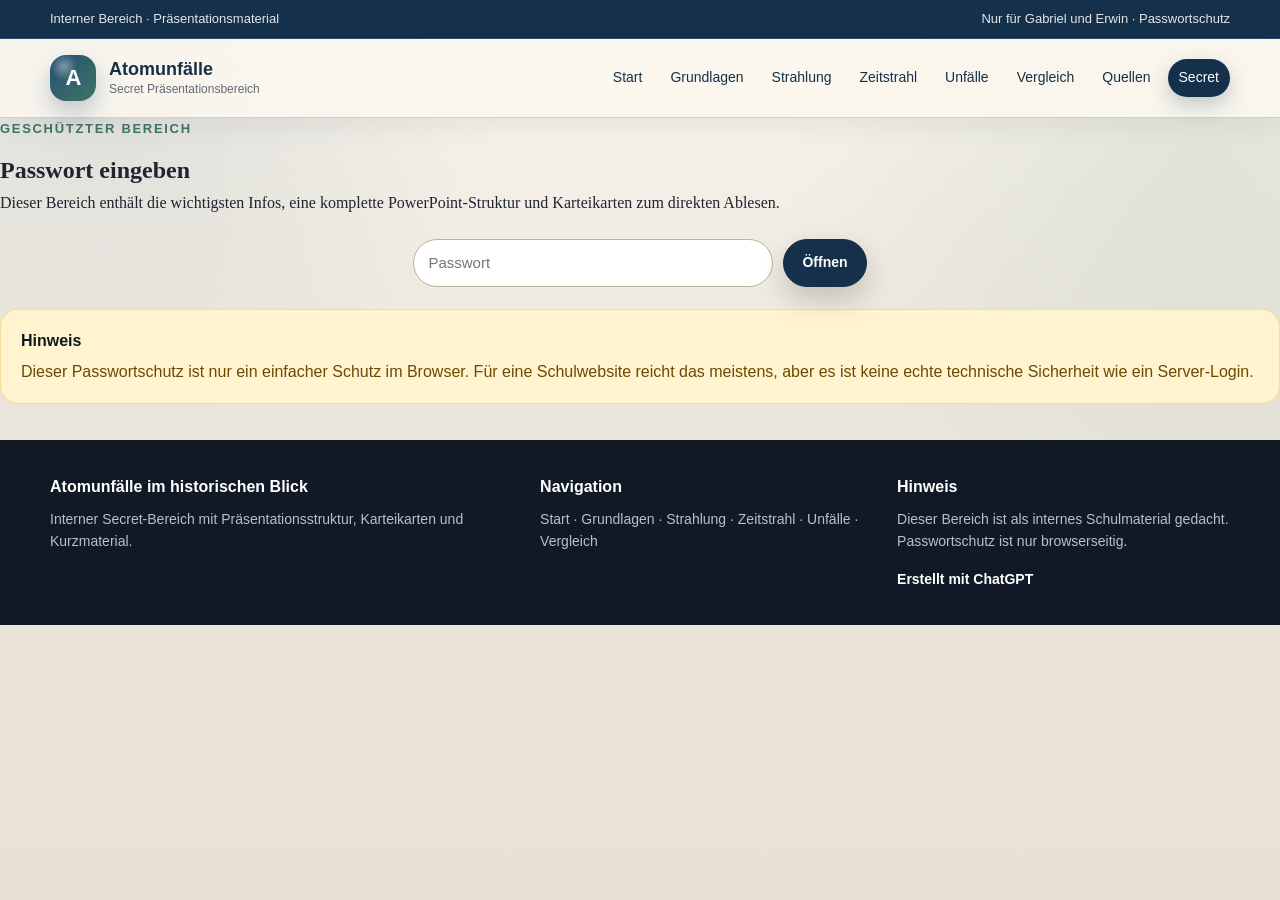
<file: secret.html>
<!DOCTYPE html>
<html lang="de">
<head>
  <meta charset="UTF-8" />
  <meta name="viewport" content="width=device-width, initial-scale=1.0" />
  <meta name="description" content="Passwortgeschützter interner Bereich mit den wichtigsten Informationen und einer vollständigen Präsentationsstruktur zu Atomunfällen für zwei Personen." />
  <meta name="author" content="Physik Referat" />
  <title>Secret Bereich | Atomunfälle im historischen Blick</title>
  <link rel="stylesheet" href="style.css" />
</head>
<body class="secret-page">
  <div class="top-info-bar">
    <div class="page-wrap top-info-inner">
      <span>Interner Bereich · Präsentationsmaterial</span>
      <span>Nur für Gabriel und Erwin · Passwortschutz</span>
    </div>
  </div>

  <header class="site-header">
    <div class="page-wrap header-grid">
      <a class="brand" href="index.html" aria-label="Startseite öffnen">
        <span class="brand-mark">A</span>
        <span class="brand-text">
          <strong>Atomunfälle</strong>
          <small>Secret Präsentationsbereich</small>
        </span>
      </a>

      <button class="mobile-menu-button" id="menuButton" aria-label="Navigation öffnen" aria-expanded="false">
        <span></span>
        <span></span>
        <span></span>
      </button>

      <nav class="main-nav" id="mainNav" aria-label="Hauptnavigation">
        <a href="index.html">Start</a>
        <a href="grundlagen.html">Grundlagen</a>
        <a href="strahlung.html">Strahlung</a>
        <a href="timeline.html">Zeitstrahl</a>
        <a href="unfaelle.html">Unfälle</a>
        <a href="vergleich.html">Vergleich</a>
        <a href="quellen.html">Quellen</a>
        <a class="active secret-link" href="secret.html">Secret</a>
      </nav>
    </div>
  </header>

  <main>
    <section class="secret-lock-box" id="lockBox">
      <p class="kicker">Geschützter Bereich</p>
      <h1>Passwort eingeben</h1>
      <p>
        Dieser Bereich enthält die wichtigsten Infos, eine komplette PowerPoint-Struktur und Karteikarten zum direkten Ablesen.
      </p>
      <form class="password-form" id="passwordForm">
        <input id="passwordInput" type="password" placeholder="Passwort" autocomplete="current-password" />
        <button class="button button-primary" type="submit">Öffnen</button>
      </form>
      <p class="small" id="passwordMessage" style="margin-top: 14px;"></p>
      <div class="warning-callout" style="text-align: left; margin-top: 22px;">
        <strong>Hinweis</strong>
        Dieser Passwortschutz ist nur ein einfacher Schutz im Browser. Für eine Schulwebsite reicht das meistens, aber es ist keine echte technische Sicherheit wie ein Server-Login.
      </div>
    </section>

    <section id="secretContent" style="display: none;">
      <section class="subpage-hero">
        <div class="page-wrap">
          <p class="kicker">Secret Bereich</p>
          <h1>Präsentation: Atomunfälle im historischen Blick</h1>
          <p>
            Hier findet ihr die wichtigsten Informationen und eine komplette Präsentation für zwei Personen. Die Folienstichpunkte sind kurz gehalten, die Karteikarten sind in einfacher Sprache geschrieben und können fast direkt abgelesen werden.
          </p>
        </div>
      </section>

      <div class="page-wrap ad-wrap">
        <aside class="ad-banner" aria-label="Anzeige">
          <div class="ad-tag">Anzeige</div>
          <div>
            <strong>Interne Vorbereitung</strong>
            <p>Keine echte Anzeige: Dieser Bereich ist nur als internes Arbeitsmaterial für die Präsentation gedacht.</p>
          </div>
          <span class="ad-fake-button">Secret aktiv</span>
        </aside>
      </div>

      <div class="page-wrap article-layout">
        <div class="article-main">
          <article class="article-box" id="kurzfassung">
            <p class="kicker">Wichtigste Infos</p>
            <h2>Das müsst ihr wirklich verstehen</h2>
            <p>
              Wenn ihr nur stumpf Fakten vorlest, wird die Präsentation mittelmäßig. Ihr müsst das Thema als Zusammenhang erklären: In einem Kernreaktor entsteht Wärme durch Kernspaltung. Diese Wärme muss kontrolliert und gekühlt werden. Auch nach dem Abschalten entsteht weiter Nachzerfallswärme. Wenn Kühlung, Strom oder Sicherheitsregeln versagen, können Brennstäbe überhitzen, radioaktive Stoffe austreten und Menschen sowie Umwelt belastet werden.
            </p>
            <p>
              Der historische Teil zeigt dann, dass Atomunfälle unterschiedliche Ursachen hatten. Kyschtym war ein Unfall mit radioaktivem Abfall. Three Mile Island war eine teilweise Kernschmelze durch technische Probleme und falsche Einschätzung. Tschernobyl entstand durch riskanten Test, Bedienfehler, Reaktordesign und schlechte Sicherheitskultur. Fukushima entstand durch Erdbeben, Tsunami, Stromausfall und fehlende Kühlung.
            </p>
            <p>
              Das beste Fazit lautet: Atomunfälle sind selten, aber ihre Folgen können sehr groß sein. Deshalb braucht Kerntechnik nicht nur gute Technik, sondern auch gute Organisation, ehrliche Information, Sicherheitskultur und Vorbereitung auf Extremfälle.
            </p>

            <div class="data-table-wrap">
              <table class="data-table">
                <thead>
                  <tr>
                    <th>Begriff</th>
                    <th>Einfach erklärt</th>
                    <th>Warum wichtig?</th>
                  </tr>
                </thead>
                <tbody>
                  <tr>
                    <td>Kernspaltung</td>
                    <td>Ein schwerer Atomkern wird gespalten und gibt Energie ab.</td>
                    <td>Dadurch entsteht die Wärme im Reaktor.</td>
                  </tr>
                  <tr>
                    <td>Kettenreaktion</td>
                    <td>Neutronen lösen weitere Spaltungen aus.</td>
                    <td>Sie muss kontrolliert werden.</td>
                  </tr>
                  <tr>
                    <td>Kühlung</td>
                    <td>Wärme wird aus dem Reaktorkern abgeführt.</td>
                    <td>Ohne Kühlung droht Überhitzung.</td>
                  </tr>
                  <tr>
                    <td>Nachzerfallswärme</td>
                    <td>Wärme entsteht auch nach dem Abschalten weiter.</td>
                    <td>Fukushima zeigt, warum das gefährlich ist.</td>
                  </tr>
                  <tr>
                    <td>Kontamination</td>
                    <td>Radioaktive Stoffe sind auf Boden, Luft, Wasser oder Menschen.</td>
                    <td>Das kann langfristig gefährlich sein.</td>
                  </tr>
                  <tr>
                    <td>INES-Skala</td>
                    <td>Skala von 0 bis 7 für nukleare Ereignisse.</td>
                    <td>Tschernobyl und Fukushima waren Stufe 7.</td>
                  </tr>
                </tbody>
              </table>
            </div>
          </article>

          <article class="article-box" id="rollen">
            <p class="kicker">Rollenaufteilung</p>
            <h2>Aufteilung für zwei Personen</h2>
            <p>
              Die Präsentation wirkt besser, wenn ihr nicht beide alles durcheinander sagt. Macht klare Rollen. Gabriel kann den Physikteil übernehmen, weil dort Kernspaltung, Kühlung und Nachzerfallswärme erklärt werden. Erwin kann den historischen Teil übernehmen, also Zeitstrahl, Fallbeispiele und Folgen. Beim Fazit könnt ihr beide kurz sprechen.
            </p>

            <div class="case-grid">
              <div class="case-card">
                <div class="case-card-header">
                  <h3>Person 1: Gabriel</h3>
                  <p>Physik und technische Erklärung</p>
                </div>
                <div class="case-card-body">
                  <ul class="clean-list dot-list">
                    <li>Einstieg mit Leitfrage</li>
                    <li>Kernspaltung und Kettenreaktion</li>
                    <li>Kühlung und Nachzerfallswärme</li>
                    <li>Strahlung und Kontamination kurz erklären</li>
                    <li>Physikalische Unterschiede bei Tschernobyl und Fukushima</li>
                  </ul>
                </div>
              </div>

              <div class="case-card">
                <div class="case-card-header">
                  <h3>Person 2: Erwin</h3>
                  <p>Geschichte, Fälle und Folgen</p>
                </div>
                <div class="case-card-body">
                  <ul class="clean-list dot-list">
                    <li>Zeitstrahl vorstellen</li>
                    <li>Kyschtym und Three Mile Island kurz erklären</li>
                    <li>Tschernobyl ausführlicher erklären</li>
                    <li>Fukushima ausführlicher erklären</li>
                    <li>Lerneffekte und gesellschaftliche Folgen</li>
                  </ul>
                </div>
              </div>
            </div>

            <div class="green-callout">
              <strong>Empfehlung</strong>
              Macht ca. 10 bis 12 Folien. Mehr ist zu viel. Wenn ihr 15 Minuten habt, sind 11 Folien perfekt. Wenn ihr nur 8 bis 10 Minuten habt, kürzt die Details bei Kyschtym, Windscale und Tokaimura.
            </div>
          </article>

          <article class="article-box" id="praesentation">
            <p class="kicker">PowerPoint-Struktur</p>
            <h2>Komplette Präsentation mit Stichpunkten und Karteikarten</h2>
            <p>
              Die Stichpunkte sind für die Folien. Die Karteikarten darunter sind das, was ihr ungefähr sagen könnt. Nicht komplett roboterhaft ablesen, aber so ist es auf dem Niveau einer 10. Klasse verständlich und trotzdem ordentlich.
            </p>

            <section class="slide-card" id="folie1">
              <div class="slide-card-header">
                <h3>Folie 1: Titel</h3>
              </div>
              <div class="slide-card-body">
                <div class="slide-points">
                  <strong>Folienstichpunkte</strong>
                  <ul>
                    <li>Atomunfälle im historischen Blick</li>
                    <li>Physikalische Ursachen und Folgen</li>
                    <li>Beispiele: Tschernobyl, Fukushima, Three Mile Island</li>
                    <li>Präsentation von Gabriel und Erwin</li>
                  </ul>
                </div>
                <div class="speaker-card">
                  <strong>Karteikarte Gabriel</strong>
                  <p>
                    Hallo, wir halten heute unser Referat über Atomunfälle im historischen Blick. Wir erklären zuerst kurz, wie ein Kernreaktor grundsätzlich funktioniert. Danach schauen wir uns bekannte Unfälle an und vergleichen, was bei ihnen schiefgelaufen ist. Am Ende erklären wir, was man daraus für Sicherheit und Verantwortung gelernt hat.
                  </p>
                </div>
              </div>
            </section>

            <section class="slide-card" id="folie2">
              <div class="slide-card-header">
                <h3>Folie 2: Leitfrage und Aufbau</h3>
              </div>
              <div class="slide-card-body">
                <div class="slide-points">
                  <strong>Folienstichpunkte</strong>
                  <ul>
                    <li>Leitfrage: Wie entstehen Atomunfälle?</li>
                    <li>Physik: Kernspaltung, Kühlung, Strahlung</li>
                    <li>Geschichte: wichtige Unfälle im Zeitstrahl</li>
                    <li>Vergleich: Ursachen und Lerneffekte</li>
                  </ul>
                </div>
                <div class="speaker-card">
                  <strong>Karteikarte Erwin</strong>
                  <p>
                    Unsere Leitfrage ist: Wie entstehen Atomunfälle und was wurde historisch daraus gelernt? Dafür teilen wir das Thema in drei Teile. Erstens erklären wir die Physik dahinter. Zweitens schauen wir auf wichtige Unfälle. Drittens vergleichen wir die Ursachen und Folgen. So sieht man, dass Atomunfälle meistens nicht durch einen einzigen Fehler entstehen, sondern durch mehrere Probleme zusammen.
                  </p>
                </div>
              </div>
            </section>

            <section class="slide-card" id="folie3">
              <div class="slide-card-header">
                <h3>Folie 3: Wie funktioniert ein Kernreaktor?</h3>
              </div>
              <div class="slide-card-body">
                <div class="slide-points">
                  <strong>Folienstichpunkte</strong>
                  <ul>
                    <li>Kernspaltung erzeugt Wärme</li>
                    <li>Wärme erhitzt Wasser</li>
                    <li>Dampf treibt Turbine an</li>
                    <li>Generator erzeugt Strom</li>
                    <li>Kettenreaktion muss kontrolliert werden</li>
                  </ul>
                </div>
                <div class="speaker-card">
                  <strong>Karteikarte Gabriel</strong>
                  <p>
                    Ein Kernkraftwerk funktioniert im Prinzip wie ein Wärmekraftwerk. Es wird Wärme erzeugt, mit der Wasser erhitzt wird. Daraus entsteht Dampf, der eine Turbine antreibt. Die Turbine ist mit einem Generator verbunden, der Strom erzeugt. Der Unterschied zu einem Kohlekraftwerk ist die Wärmequelle. In einem Kernkraftwerk entsteht die Wärme durch Kernspaltung. Dabei werden Atomkerne gespalten und es werden Neutronen frei. Diese Neutronen können weitere Spaltungen auslösen. Das nennt man Kettenreaktion. Diese Kettenreaktion muss kontrolliert werden.
                  </p>
                </div>
              </div>
            </section>

            <section class="slide-card" id="folie4">
              <div class="slide-card-header">
                <h3>Folie 4: Warum Kühlung so wichtig ist</h3>
              </div>
              <div class="slide-card-body">
                <div class="slide-points">
                  <strong>Folienstichpunkte</strong>
                  <ul>
                    <li>Reaktorkern wird sehr heiß</li>
                    <li>Kühlmittel transportiert Wärme ab</li>
                    <li>Nach dem Abschalten entsteht weiter Wärme</li>
                    <li>Nachzerfallswärme kann gefährlich werden</li>
                    <li>Ohne Kühlung: Überhitzung und Kernschaden</li>
                  </ul>
                </div>
                <div class="speaker-card">
                  <strong>Karteikarte Gabriel</strong>
                  <p>
                    Der wichtigste Punkt bei Atomunfällen ist oft die Kühlung. Der Reaktorkern erzeugt sehr viel Wärme. Diese Wärme muss ständig abgeführt werden. Auch wenn ein Reaktor abgeschaltet wird, ist er nicht sofort ungefährlich. Im Brennstoff zerfallen weiter radioaktive Stoffe. Dabei entsteht Nachzerfallswärme. Wenn die Kühlung ausfällt, kann diese Wärme nicht weg. Dann steigen die Temperaturen, Brennstäbe können beschädigt werden und im schlimmsten Fall entsteht eine Kernschmelze. Genau deshalb sind Notkühlung und Stromversorgung so wichtig.
                  </p>
                </div>
              </div>
            </section>

            <section class="slide-card" id="folie5">
              <div class="slide-card-header">
                <h3>Folie 5: Radioaktivität und Kontamination</h3>
              </div>
              <div class="slide-card-body">
                <div class="slide-points">
                  <strong>Folienstichpunkte</strong>
                  <ul>
                    <li>Radioaktive Stoffe senden ionisierende Strahlung aus</li>
                    <li>Alpha-, Beta- und Gammastrahlung</li>
                    <li>Kontamination = radioaktive Verschmutzung</li>
                    <li>Gefahr hängt von Dosis, Dauer und Stoff ab</li>
                    <li>Schutz: Abstand, Zeit, Abschirmung</li>
                  </ul>
                </div>
                <div class="speaker-card">
                  <strong>Karteikarte Gabriel</strong>
                  <p>
                    Bei Atomunfällen ist nicht nur die Hitze gefährlich, sondern auch radioaktive Stoffe. Radioaktive Stoffe senden ionisierende Strahlung aus. Diese Strahlung kann Zellen schädigen. Man muss aber Radioaktivität, Strahlung und Kontamination unterscheiden. Kontamination bedeutet, dass radioaktive Stoffe auf Boden, Kleidung, in Wasser oder im Körper sind. Die Gefahr hängt davon ab, welche Strahlungsart es ist, wie hoch die Dosis ist und wie lange man ihr ausgesetzt ist. Grundregeln beim Strahlenschutz sind Abstand halten, die Zeit kurz halten und Abschirmung nutzen.
                  </p>
                </div>
              </div>
            </section>

            <section class="slide-card" id="folie6">
              <div class="slide-card-header">
                <h3>Folie 6: Zeitstrahl wichtiger Atomunfälle</h3>
              </div>
              <div class="slide-card-body">
                <div class="slide-points">
                  <strong>Folienstichpunkte</strong>
                  <ul>
                    <li>1957: Kyschtym / Majak</li>
                    <li>1979: Three Mile Island</li>
                    <li>1986: Tschernobyl</li>
                    <li>1999: Tokaimura</li>
                    <li>2011: Fukushima Daiichi</li>
                  </ul>
                </div>
                <div class="speaker-card">
                  <strong>Karteikarte Erwin</strong>
                  <p>
                    Jetzt schauen wir auf die historische Entwicklung. Die wichtigsten Unfälle zeigen unterschiedliche Probleme. 1957 gab es Kyschtym, einen Unfall mit radioaktivem Abfall. 1979 passierte Three Mile Island in den USA. 1986 kam Tschernobyl, einer der schwersten Atomunfälle überhaupt. 1999 gab es Tokaimura in Japan, einen Unfall in einer Brennstoffanlage. 2011 kam Fukushima Daiichi, ausgelöst durch Erdbeben, Tsunami und Kühlungsausfall. Man sieht also: Atomunfälle können sehr unterschiedliche Ursachen haben.
                  </p>
                </div>
              </div>
            </section>

            <section class="slide-card" id="folie7">
              <div class="slide-card-header">
                <h3>Folie 7: Kyschtym und Three Mile Island</h3>
              </div>
              <div class="slide-card-body">
                <div class="slide-points">
                  <strong>Folienstichpunkte</strong>
                  <ul>
                    <li>Kyschtym 1957: Abfalltank explodierte</li>
                    <li>Problem: Zerfallswärme und fehlende Kühlung</li>
                    <li>Three Mile Island 1979: teilweise Kernschmelze</li>
                    <li>Problem: Kühlmittelverlust und Fehlinterpretation</li>
                    <li>Lerneffekt: Abfall, Kühlung, Anzeigen und Training</li>
                  </ul>
                </div>
                <div class="speaker-card">
                  <strong>Karteikarte Erwin</strong>
                  <p>
                    Kyschtym war kein normaler Kraftwerksunfall. Dort explodierte ein Tank mit radioaktivem Abfall, weil die Kühlung versagte und der Inhalt sich durch Zerfallswärme erhitzte. Das zeigt, dass auch radioaktiver Abfall gefährlich bleiben kann. Three Mile Island war anders. Dort gab es ein Problem im Kühlsystem. Kühlmittel ging verloren und das Personal erkannte die Lage nicht sofort richtig. Dadurch wurde der Reaktorkern teilweise beschädigt. Der Lerneffekt war: Technik muss nicht nur funktionieren, sondern Menschen müssen Störungen auch richtig erkennen können.
                  </p>
                </div>
              </div>
            </section>

            <section class="slide-card" id="folie8">
              <div class="slide-card-header">
                <h3>Folie 8: Tschernobyl 1986</h3>
              </div>
              <div class="slide-card-body">
                <div class="slide-points">
                  <strong>Folienstichpunkte</strong>
                  <ul>
                    <li>Unfall während eines Sicherheitstests</li>
                    <li>Riskante Bedingungen und Bedienfehler</li>
                    <li>Schwächen im Reaktordesign</li>
                    <li>Explosion und Brand</li>
                    <li>Große Freisetzung radioaktiver Stoffe</li>
                  </ul>
                </div>
                <div class="speaker-card">
                  <strong>Karteikarte Erwin</strong>
                  <p>
                    Tschernobyl passierte 1986 während eines Tests. Dabei sollte geprüft werden, wie sich die Anlage bei einem Stromausfall verhält. Der Test wurde aber unter riskanten Bedingungen durchgeführt. Dazu kamen Bedienfehler und Schwächen im Reaktordesign. Die Reaktorleistung stieg plötzlich sehr stark an. Es kam zu Explosionen und zu einem Brand. Dadurch wurden große Mengen radioaktiver Stoffe freigesetzt. Tschernobyl zeigt besonders deutlich, wie gefährlich schlechte Sicherheitskultur und riskante Entscheidungen sein können.
                  </p>
                </div>
              </div>
            </section>

            <section class="slide-card" id="folie9">
              <div class="slide-card-header">
                <h3>Folie 9: Fukushima Daiichi 2011</h3>
              </div>
              <div class="slide-card-body">
                <div class="slide-points">
                  <strong>Folienstichpunkte</strong>
                  <ul>
                    <li>Erdbeben und Tsunami</li>
                    <li>Reaktoren schalteten automatisch ab</li>
                    <li>Tsunami zerstörte Strom- und Notstromsysteme</li>
                    <li>Kühlung fiel aus</li>
                    <li>Nachzerfallswärme führte zu Kernschäden</li>
                  </ul>
                </div>
                <div class="speaker-card">
                  <strong>Karteikarte Gabriel</strong>
                  <p>
                    Fukushima passierte 2011 in Japan. Nach einem starken Erdbeben schalteten sich die Reaktoren automatisch ab. Das war erstmal richtig. Das Problem kam danach: Ein Tsunami überflutete die Anlage und zerstörte wichtige Strom- und Notstromsysteme. Ohne Strom funktionierte die Kühlung nicht mehr ausreichend. Obwohl die Reaktoren abgeschaltet waren, entstand weiter Nachzerfallswärme. Dadurch überhitzten Brennstäbe, es kam zu Kernschäden und Wasserstoffexplosionen. Fukushima zeigt perfekt, warum ein abgeschalteter Reaktor weiter gekühlt werden muss.
                  </p>
                </div>
              </div>
            </section>

            <section class="slide-card" id="folie10">
              <div class="slide-card-header">
                <h3>Folie 10: Vergleich der Ursachen</h3>
              </div>
              <div class="slide-card-body">
                <div class="slide-points">
                  <strong>Folienstichpunkte</strong>
                  <ul>
                    <li>Kyschtym: radioaktiver Abfall und Kühlung</li>
                    <li>Three Mile Island: Technik + falsche Einschätzung</li>
                    <li>Tschernobyl: Test + Reaktordesign + Sicherheitskultur</li>
                    <li>Fukushima: Naturkatastrophe + Stromausfall</li>
                    <li>Gemeinsam: Kontrolle ging verloren</li>
                  </ul>
                </div>
                <div class="speaker-card">
                  <strong>Karteikarte Erwin</strong>
                  <p>
                    Wenn man die Unfälle vergleicht, sieht man: Sie hatten unterschiedliche Ursachen. Bei Kyschtym ging es um radioaktiven Abfall und fehlende Kühlung. Bei Three Mile Island kamen Technikfehler und falsche Einschätzung zusammen. Bei Tschernobyl waren ein riskanter Test, das Reaktordesign und schlechte Sicherheitskultur entscheidend. Bei Fukushima waren Erdbeben und Tsunami der Auslöser, aber gefährlich wurde es durch Stromausfall und fehlende Kühlung. Gemeinsam ist allen Fällen, dass Kontrolle verloren ging.
                  </p>
                </div>
              </div>
            </section>

            <section class="slide-card" id="folie11">
              <div class="slide-card-header">
                <h3>Folie 11: Was wurde daraus gelernt?</h3>
              </div>
              <div class="slide-card-body">
                <div class="slide-points">
                  <strong>Folienstichpunkte</strong>
                  <ul>
                    <li>Bessere Notkühlung</li>
                    <li>Mehr unabhängige Sicherheitssysteme</li>
                    <li>Bessere Ausbildung des Personals</li>
                    <li>Schutz gegen Naturkatastrophen</li>
                    <li>Mehr Transparenz und internationale Kontrolle</li>
                  </ul>
                </div>
                <div class="speaker-card">
                  <strong>Karteikarte Gabriel</strong>
                  <p>
                    Aus den Unfällen wurde viel gelernt. Erstens muss die Kühlung auch bei Störungen funktionieren. Zweitens braucht man mehrere unabhängige Sicherheitssysteme, damit nicht ein einziger Ausfall alles zerstört. Drittens muss das Personal gut ausgebildet sein und Anzeigen richtig verstehen können. Viertens müssen Anlagen auch gegen Naturkatastrophen vorbereitet sein. Und fünftens ist Transparenz wichtig. Wenn Informationen geheim gehalten oder zu spät weitergegeben werden, verlieren Menschen Vertrauen und können sich schlechter schützen.
                  </p>
                </div>
              </div>
            </section>

            <section class="slide-card" id="folie12">
              <div class="slide-card-header">
                <h3>Folie 12: Fazit</h3>
              </div>
              <div class="slide-card-body">
                <div class="slide-points">
                  <strong>Folienstichpunkte</strong>
                  <ul>
                    <li>Atomunfälle sind selten, aber folgenschwer</li>
                    <li>Physikalischer Kern: Kontrolle von Wärme und Strahlung</li>
                    <li>Historischer Kern: Sicherheit und Verantwortung</li>
                    <li>Technik allein reicht nicht</li>
                    <li>Sicherheit braucht Regeln, Menschen und Transparenz</li>
                  </ul>
                </div>
                <div class="speaker-card">
                  <strong>Karteikarte beide</strong>
                  <p>
                    Zusammenfassend kann man sagen: Atomunfälle sind selten, aber wenn sie passieren, können die Folgen sehr groß sein. Der wichtigste physikalische Punkt ist die Kontrolle von Wärme, Kühlung und radioaktiven Stoffen. Der wichtigste historische Punkt ist, dass Sicherheit nicht nur aus Technik besteht. Es braucht gute Regeln, gut ausgebildete Menschen, ehrliche Informationen und Vorbereitung auf Extremfälle. Atomunfälle sind deshalb historische Warnungen dafür, dass Verantwortung in der Kerntechnik extrem wichtig ist. Vielen Dank fürs Zuhören.
                  </p>
                </div>
              </div>
            </section>
          </article>

          <article class="article-box" id="kurzversion">
            <p class="kicker">Kurzversion</p>
            <h2>Falls ihr weniger Zeit habt: 8-Folien-Version</h2>
            <p>
              Wenn die Präsentation kürzer sein soll, nehmt nur diese 8 Folien. Das ist kompakter und wahrscheinlich besser, wenn ihr unter 10 Minuten bleiben müsst.
            </p>
            <div class="data-table-wrap">
              <table class="data-table">
                <thead>
                  <tr>
                    <th>Folie</th>
                    <th>Titel</th>
                    <th>Wer?</th>
                    <th>Inhalt</th>
                  </tr>
                </thead>
                <tbody>
                  <tr>
                    <td>1</td>
                    <td>Titel und Leitfrage</td>
                    <td>Gabriel</td>
                    <td>Thema vorstellen und Aufbau erklären</td>
                  </tr>
                  <tr>
                    <td>2</td>
                    <td>Wie funktioniert ein Reaktor?</td>
                    <td>Gabriel</td>
                    <td>Kernspaltung, Kettenreaktion, Wärme</td>
                  </tr>
                  <tr>
                    <td>3</td>
                    <td>Kühlung und Nachzerfallswärme</td>
                    <td>Gabriel</td>
                    <td>Warum Abschalten nicht reicht</td>
                  </tr>
                  <tr>
                    <td>4</td>
                    <td>Zeitstrahl</td>
                    <td>Erwin</td>
                    <td>Kyschtym, TMI, Tschernobyl, Fukushima kurz</td>
                  </tr>
                  <tr>
                    <td>5</td>
                    <td>Tschernobyl</td>
                    <td>Erwin</td>
                    <td>Test, Bedienfehler, Design, Freisetzung</td>
                  </tr>
                  <tr>
                    <td>6</td>
                    <td>Fukushima</td>
                    <td>Gabriel</td>
                    <td>Tsunami, Stromausfall, Kühlung, Nachzerfallswärme</td>
                  </tr>
                  <tr>
                    <td>7</td>
                    <td>Vergleich und Lerneffekte</td>
                    <td>Erwin</td>
                    <td>Gemeinsame Muster und Unterschiede</td>
                  </tr>
                  <tr>
                    <td>8</td>
                    <td>Fazit</td>
                    <td>Beide</td>
                    <td>Sicherheit = Technik + Menschen + Verantwortung</td>
                  </tr>
                </tbody>
              </table>
            </div>
          </article>

          <article class="article-box" id="fragen">
            <p class="kicker">Fragen nach dem Vortrag</p>
            <h2>Mögliche Lehrerfragen und gute Antworten</h2>
            <p>
              Nach dem Vortrag können Rückfragen kommen. Diese Antworten sind kurz und sicher formuliert.
            </p>

            <div class="data-table-wrap">
              <table class="data-table">
                <thead>
                  <tr>
                    <th>Frage</th>
                    <th>Gute Antwort</th>
                  </tr>
                </thead>
                <tbody>
                  <tr>
                    <td>Kann ein Kernkraftwerk wie eine Atombombe explodieren?</td>
                    <td>Nein. Es kann zu Dampfexplosionen, Wasserstoffexplosionen oder Bränden kommen, aber das ist physikalisch etwas anderes als eine Kernwaffenexplosion.</td>
                  </tr>
                  <tr>
                    <td>Warum ist ein abgeschalteter Reaktor noch gefährlich?</td>
                    <td>Weil radioaktive Spaltprodukte weiter zerfallen und Nachzerfallswärme erzeugen. Deshalb muss weiter gekühlt werden.</td>
                  </tr>
                  <tr>
                    <td>Was war bei Fukushima der wichtigste Punkt?</td>
                    <td>Der Tsunami zerstörte Strom- und Kühlsysteme. Dadurch konnte die Nachzerfallswärme nicht ausreichend abgeführt werden.</td>
                  </tr>
                  <tr>
                    <td>Warum war Tschernobyl so schlimm?</td>
                    <td>Weil ein riskanter Test, Bedienfehler, Reaktordesign und schlechte Sicherheitskultur zusammenkamen. Danach gab es Explosion, Brand und große Freisetzung radioaktiver Stoffe.</td>
                  </tr>
                  <tr>
                    <td>Was ist Kontamination?</td>
                    <td>Kontamination bedeutet, dass radioaktive Stoffe auf Oberflächen, in Luft, Boden, Wasser oder im Körper sind.</td>
                  </tr>
                  <tr>
                    <td>Was ist die wichtigste Lehre aus Atomunfällen?</td>
                    <td>Sicherheit braucht mehrere Schutzsysteme, gute Kühlung, geschultes Personal, Transparenz und Vorbereitung auf Extremfälle.</td>
                  </tr>
                </tbody>
              </table>
            </div>
          </article>

          <article class="article-box" id="sprechtraining">
            <p class="kicker">Sprechtraining</p>
            <h2>Formulierungen, die natürlich klingen</h2>
            <p>
              Diese Sätze könnt ihr als Übergänge nutzen. Sie klingen nicht zu künstlich und passen zu einer 10.-Klasse-Präsentation.
            </p>

            <div class="case-grid">
              <div class="case-card">
                <div class="case-card-header">
                  <h3>Übergänge</h3>
                  <p>Von Thema zu Thema</p>
                </div>
                <div class="case-card-body">
                  <ul class="clean-list dot-list">
                    <li>„Um die Unfälle zu verstehen, muss man zuerst wissen, wie ein Reaktor funktioniert.“</li>
                    <li>„Damit kommen wir zum historischen Teil.“</li>
                    <li>„Dieses Beispiel zeigt besonders gut, warum Kühlung so wichtig ist.“</li>
                    <li>„Jetzt vergleichen wir die Unfälle miteinander.“</li>
                    <li>„Zum Schluss fassen wir zusammen, was daraus gelernt wurde.“</li>
                  </ul>
                </div>
              </div>

              <div class="case-card">
                <div class="case-card-header">
                  <h3>Bewertungssätze</h3>
                  <p>Für Analyse und Fazit</p>
                </div>
                <div class="case-card-body">
                  <ul class="clean-list dot-list">
                    <li>„Der Unfall war nicht nur ein technisches Problem, sondern auch ein organisatorisches.“</li>
                    <li>„Der physikalische Kern war der Verlust der Wärmeabfuhr.“</li>
                    <li>„Historisch ist der Fall wichtig, weil er Sicherheitsregeln verändert hat.“</li>
                    <li>„Man sieht daran, dass Technik allein nicht ausreicht.“</li>
                    <li>„Sicherheit entsteht erst durch Technik, Menschen und klare Regeln zusammen.“</li>
                  </ul>
                </div>
              </div>
            </div>
          </article>

          <article class="article-box" id="notfallplan">
            <p class="kicker">Wenn etwas schiefgeht</p>
            <h2>Notfallplan für die Präsentation</h2>
            <p>
              Falls ihr hängen bleibt, nehmt diese Rettungssätze. Lieber kurz sauber weiterreden, als panisch alles durcheinander zu sagen.
            </p>

            <div class="data-table-wrap">
              <table class="data-table">
                <thead>
                  <tr>
                    <th>Problem</th>
                    <th>Rettungssatz</th>
                  </tr>
                </thead>
                <tbody>
                  <tr>
                    <td>Du vergisst ein Detail</td>
                    <td>„Das Wichtigste daran ist aber der Grundzusammenhang: Die Kontrolle über Wärme oder radioaktive Stoffe ging verloren.“</td>
                  </tr>
                  <tr>
                    <td>Du kommst bei Tschernobyl durcheinander</td>
                    <td>„Kurz gesagt: Ein riskanter Test, Bedienfehler und Schwächen im Reaktordesign führten zur Explosion und Freisetzung.“</td>
                  </tr>
                  <tr>
                    <td>Du kommst bei Fukushima durcheinander</td>
                    <td>„Bei Fukushima war entscheidend, dass nach dem Tsunami Strom und Kühlung ausfielen, obwohl die Reaktoren abgeschaltet waren.“</td>
                  </tr>
                  <tr>
                    <td>Die Zeit wird knapp</td>
                    <td>„Wir kürzen den historischen Teil etwas und kommen direkt zum Vergleich und Fazit.“</td>
                  </tr>
                  <tr>
                    <td>Lehrer fragt nach dem wichtigsten Punkt</td>
                    <td>„Der wichtigste Punkt ist, dass ein Atomunfall meistens durch eine Fehlerkette entsteht, nicht durch nur einen einzelnen Fehler.“</td>
                  </tr>
                </tbody>
              </table>
            </div>
          </article>
        </div>

        <aside class="side-column">
          <div class="side-card">
            <h3>Secret-Navigation</h3>
            <ul class="clean-list dot-list">
              <li><a href="#kurzfassung">Wichtigste Infos</a></li>
              <li><a href="#rollen">Rollenaufteilung</a></li>
              <li><a href="#praesentation">12 Folien + Karteikarten</a></li>
              <li><a href="#kurzversion">8-Folien-Version</a></li>
              <li><a href="#fragen">Mögliche Lehrerfragen</a></li>
              <li><a href="#sprechtraining">Übergänge</a></li>
              <li><a href="#notfallplan">Notfallplan</a></li>
            </ul>
          </div>

          <div class="side-card">
            <h3>Beste Version</h3>
            <p>
              Nehmt die 12-Folien-Version, wenn ihr ungefähr 12 bis 15 Minuten habt. Nehmt die 8-Folien-Version, wenn ihr unter 10 Minuten bleiben müsst.
            </p>
          </div>

          <div class="ad-card">
            <div class="ad-tag">Intern</div>
            <strong class="fake-brand">Nicht vergessen</strong>
            <p>Redet nicht zu schnell. Lieber weniger Inhalt sauber erklären als zu viel Inhalt hektisch vorlesen.</p>
            <span class="small-link">Präsentation üben</span>
          </div>

          <div class="side-card">
            <h3>Stärkster Schlusssatz</h3>
            <p>
              „Atomunfälle sind historische Warnungen: Technik allein reicht nicht aus, wenn Sicherheit, Kontrolle und Verantwortung nicht konsequent eingehalten werden.“
            </p>
          </div>

          <div class="side-card">
            <h3>Was ihr vermeiden müsst</h3>
            <ul class="clean-list dot-list">
              <li>Nicht sagen: „explodiert wie eine Atombombe“</li>
              <li>Nicht Strahlung und Kontamination verwechseln</li>
              <li>Nicht Fukushima nur als Tsunami erklären</li>
              <li>Nicht Tschernobyl nur als Bedienfehler erklären</li>
              <li>Nicht alle Unfälle gleich darstellen</li>
            </ul>
          </div>
        </aside>
      </div>
    </section>
  </main>

  <footer class="site-footer">
    <div class="page-wrap footer-grid">
      <div>
        <strong>Atomunfälle im historischen Blick</strong>
        <p>Interner Secret-Bereich mit Präsentationsstruktur, Karteikarten und Kurzmaterial.</p>
      </div>
      <div>
        <strong>Navigation</strong>
        <p>
          <a href="index.html">Start</a> ·
          <a href="grundlagen.html">Grundlagen</a> ·
          <a href="strahlung.html">Strahlung</a> ·
          <a href="timeline.html">Zeitstrahl</a> ·
          <a href="unfaelle.html">Unfälle</a> ·
          <a href="vergleich.html">Vergleich</a>
        </p>
      </div>
      <div>
        <strong>Hinweis</strong>
        <p>Dieser Bereich ist als internes Schulmaterial gedacht. Passwortschutz ist nur browserseitig.</p>
        <p class="credit">Erstellt mit ChatGPT</p>
      </div>
    </div>
  </footer>

  <script>
    const SECRET_PASSWORD = 'erwin1234';
    const ACCESS_KEY = 'atom_secret_access';

    const menuButton = document.getElementById('menuButton');
    const mainNav = document.getElementById('mainNav');
    const lockBox = document.getElementById('lockBox');
    const secretContent = document.getElementById('secretContent');
    const passwordForm = document.getElementById('passwordForm');
    const passwordInput = document.getElementById('passwordInput');
    const passwordMessage = document.getElementById('passwordMessage');

    function showSecretContent() {
      if (lockBox) lockBox.style.display = 'none';
      if (secretContent) secretContent.style.display = 'block';
    }

    function showLockBox() {
      if (lockBox) lockBox.style.display = 'block';
      if (secretContent) secretContent.style.display = 'none';
    }

    if (sessionStorage.getItem(ACCESS_KEY) === 'true') {
      showSecretContent();
    } else {
      showLockBox();
    }

    if (passwordForm) {
      passwordForm.addEventListener('submit', (event) => {
        event.preventDefault();
        const enteredPassword = passwordInput.value.trim();

        if (enteredPassword === SECRET_PASSWORD) {
          sessionStorage.setItem(ACCESS_KEY, 'true');
          showSecretContent();
        } else {
          passwordMessage.textContent = 'Falsches Passwort. Versuch es nochmal.';
          passwordMessage.style.color = '#a33a2b';
          passwordInput.value = '';
          passwordInput.focus();
        }
      });
    }

    if (menuButton && mainNav) {
      menuButton.addEventListener('click', () => {
        const isOpen = mainNav.classList.toggle('is-open');
        menuButton.setAttribute('aria-expanded', String(isOpen));
      });
    }
  </script>
</body>
</html>
</file>
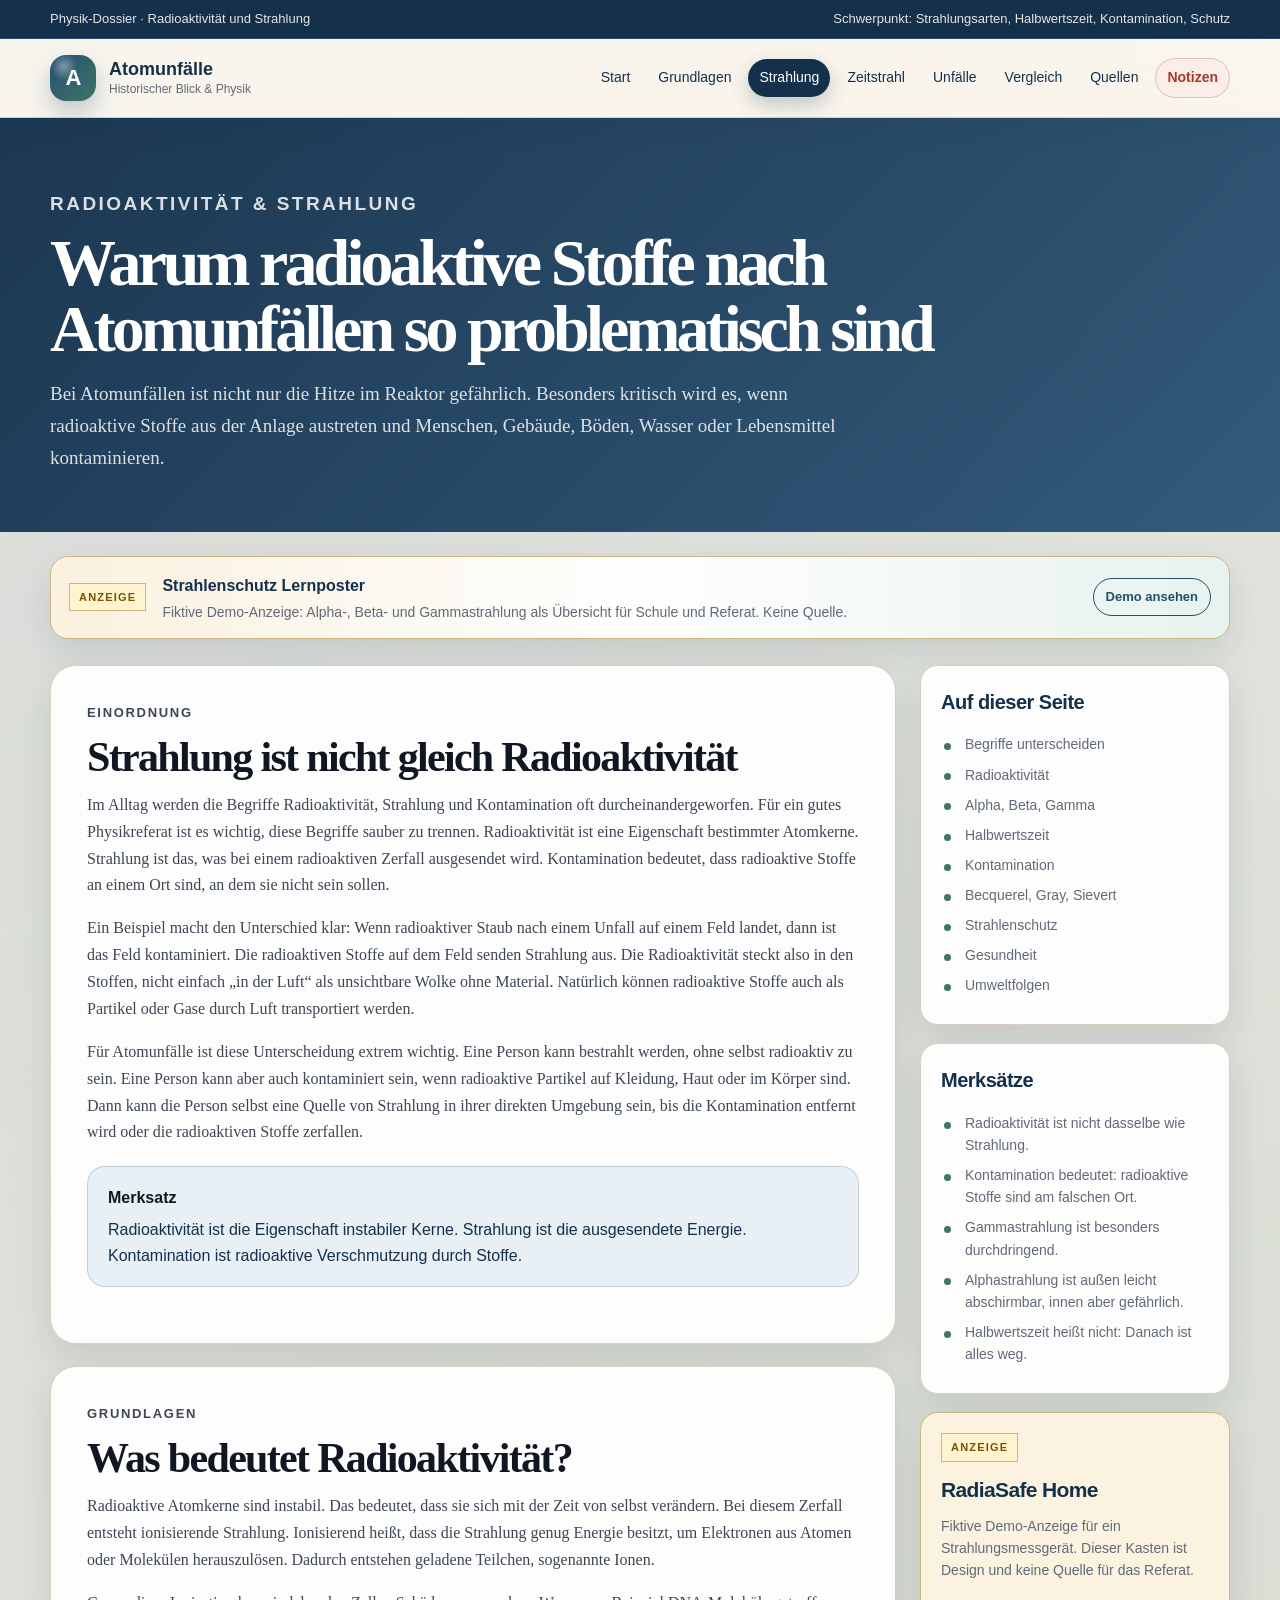
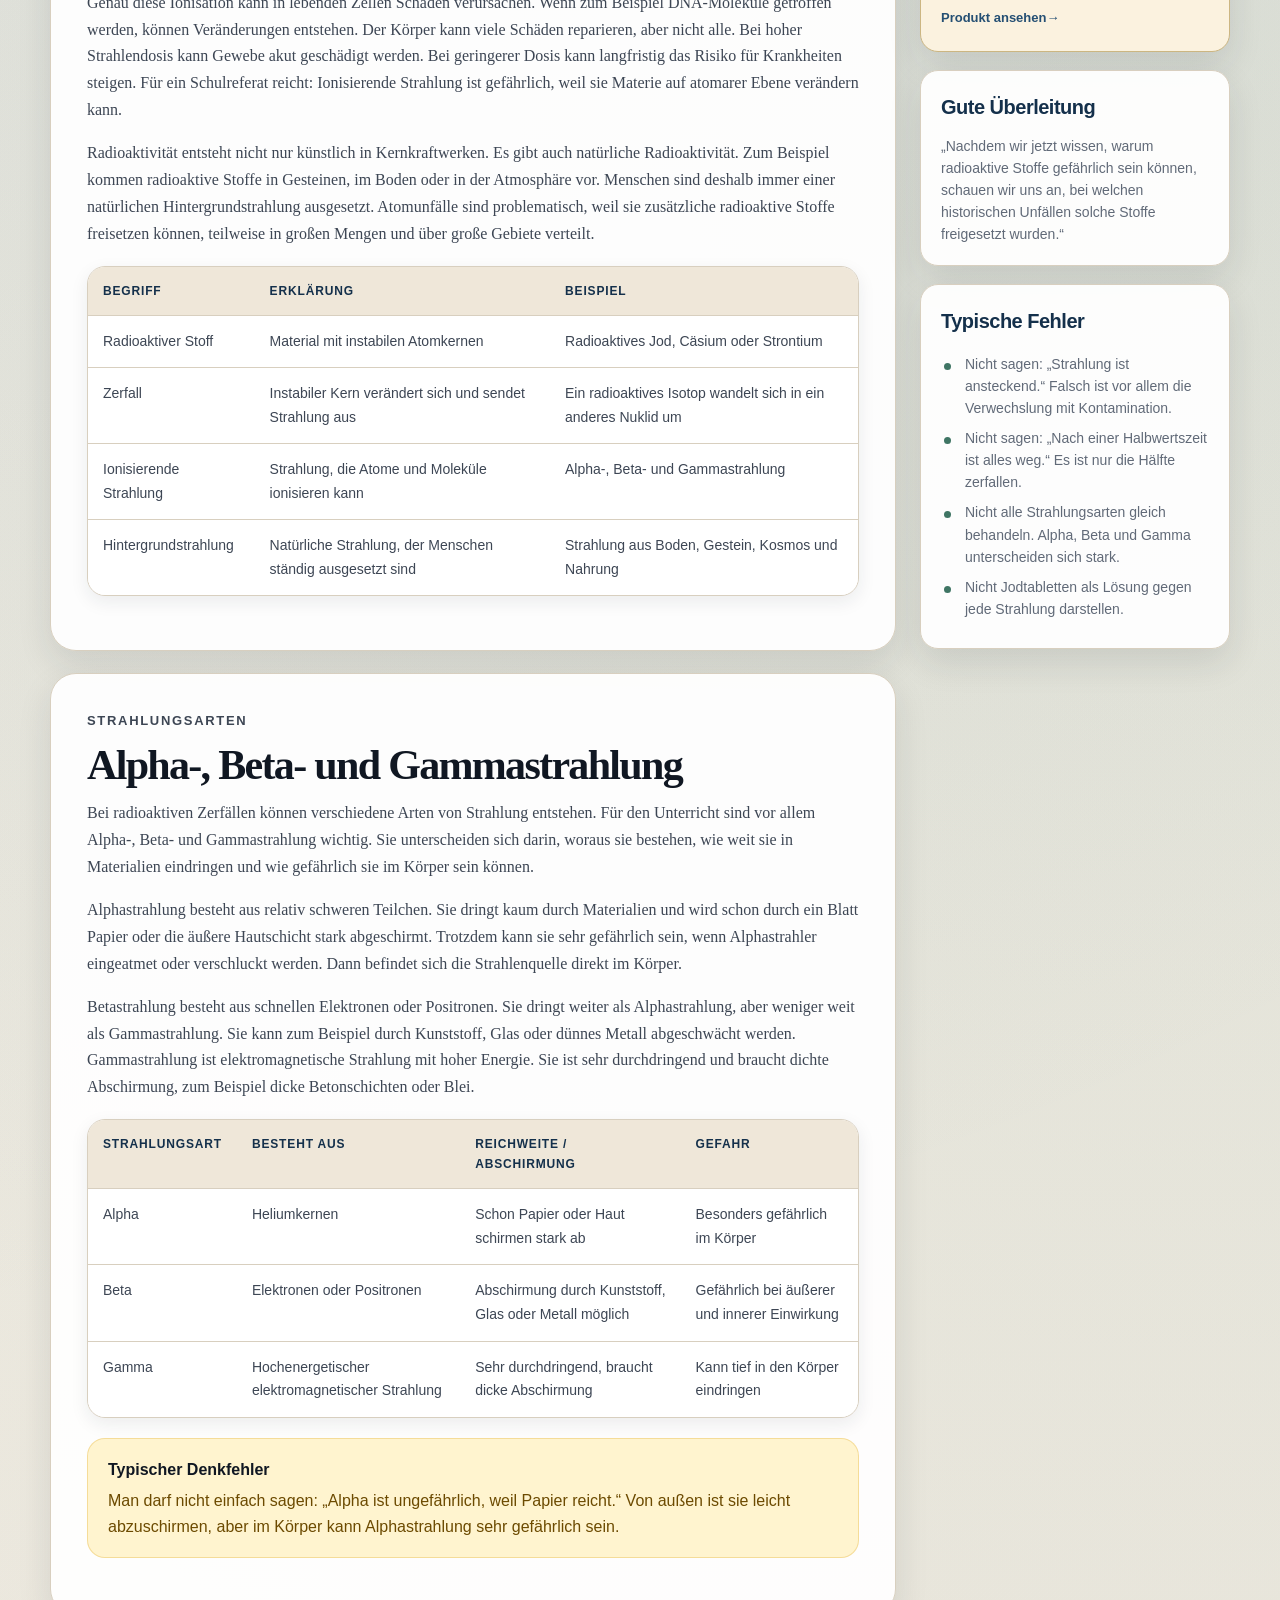
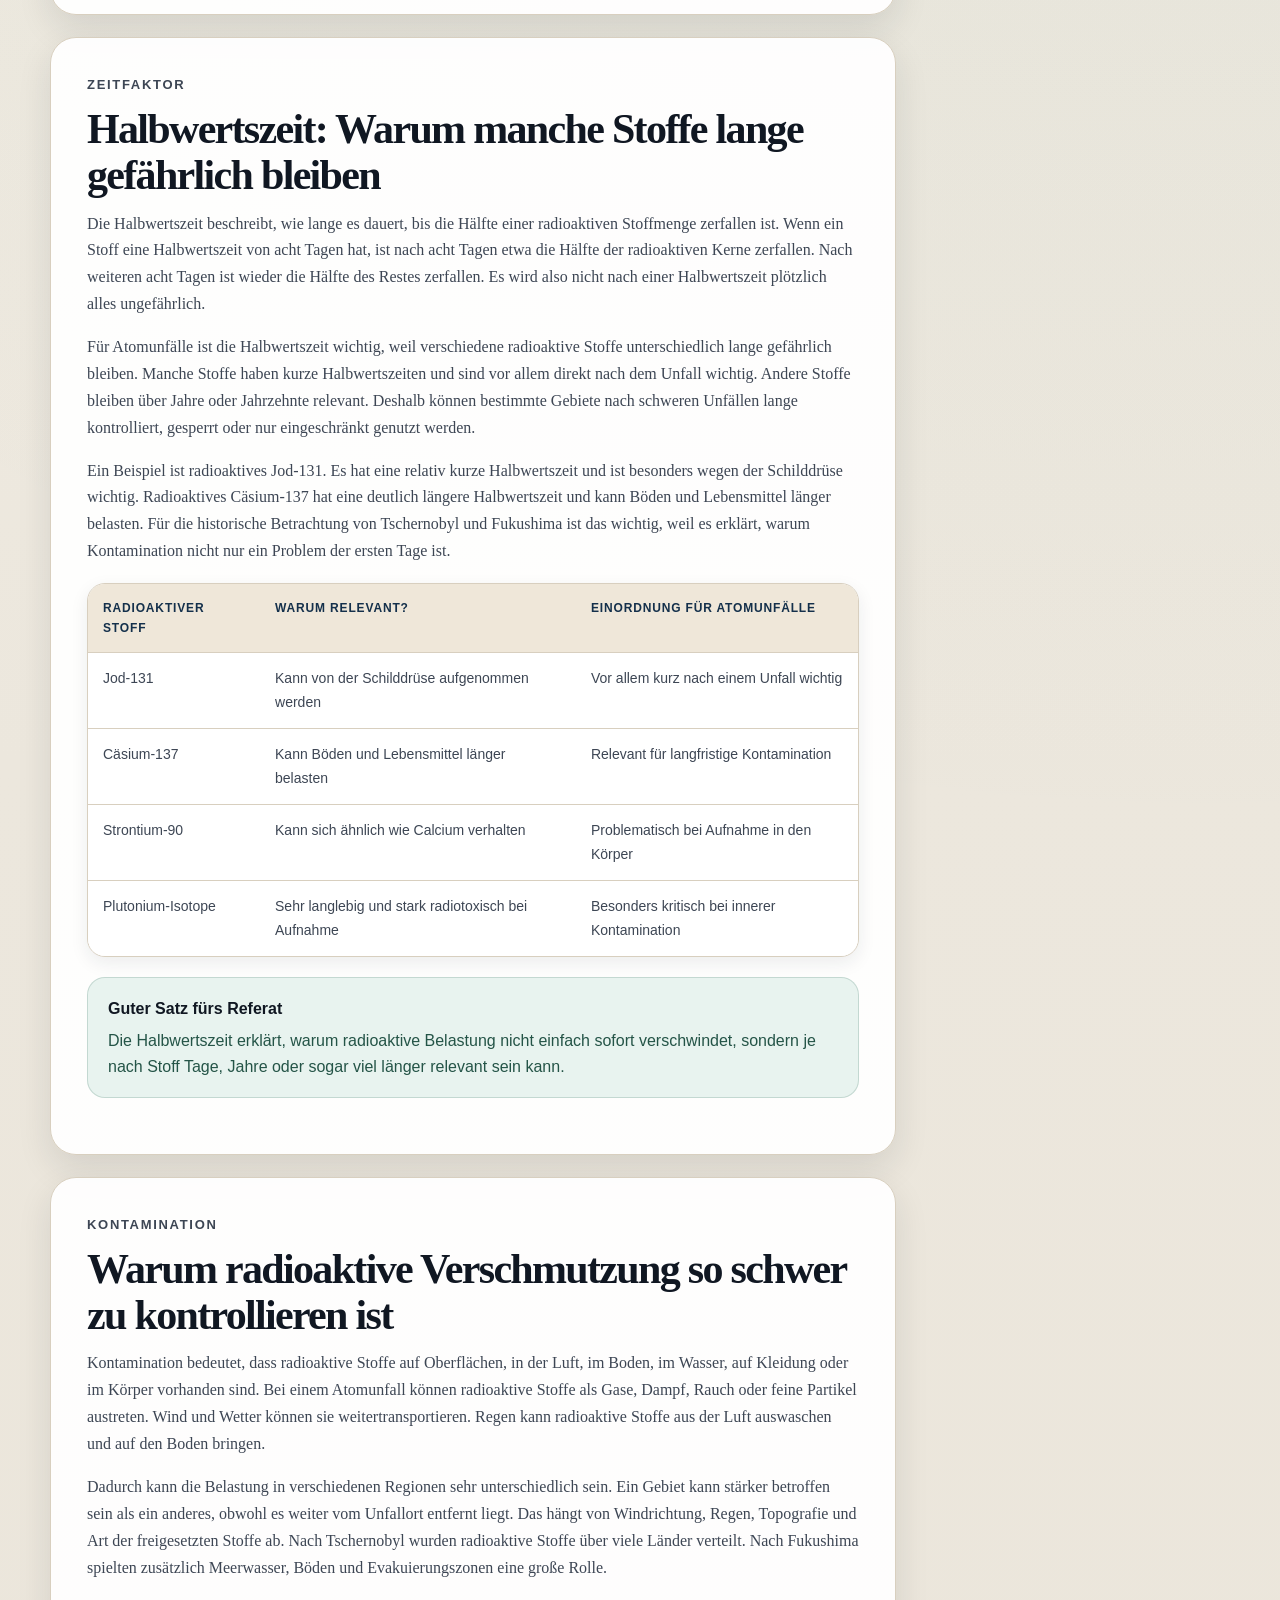
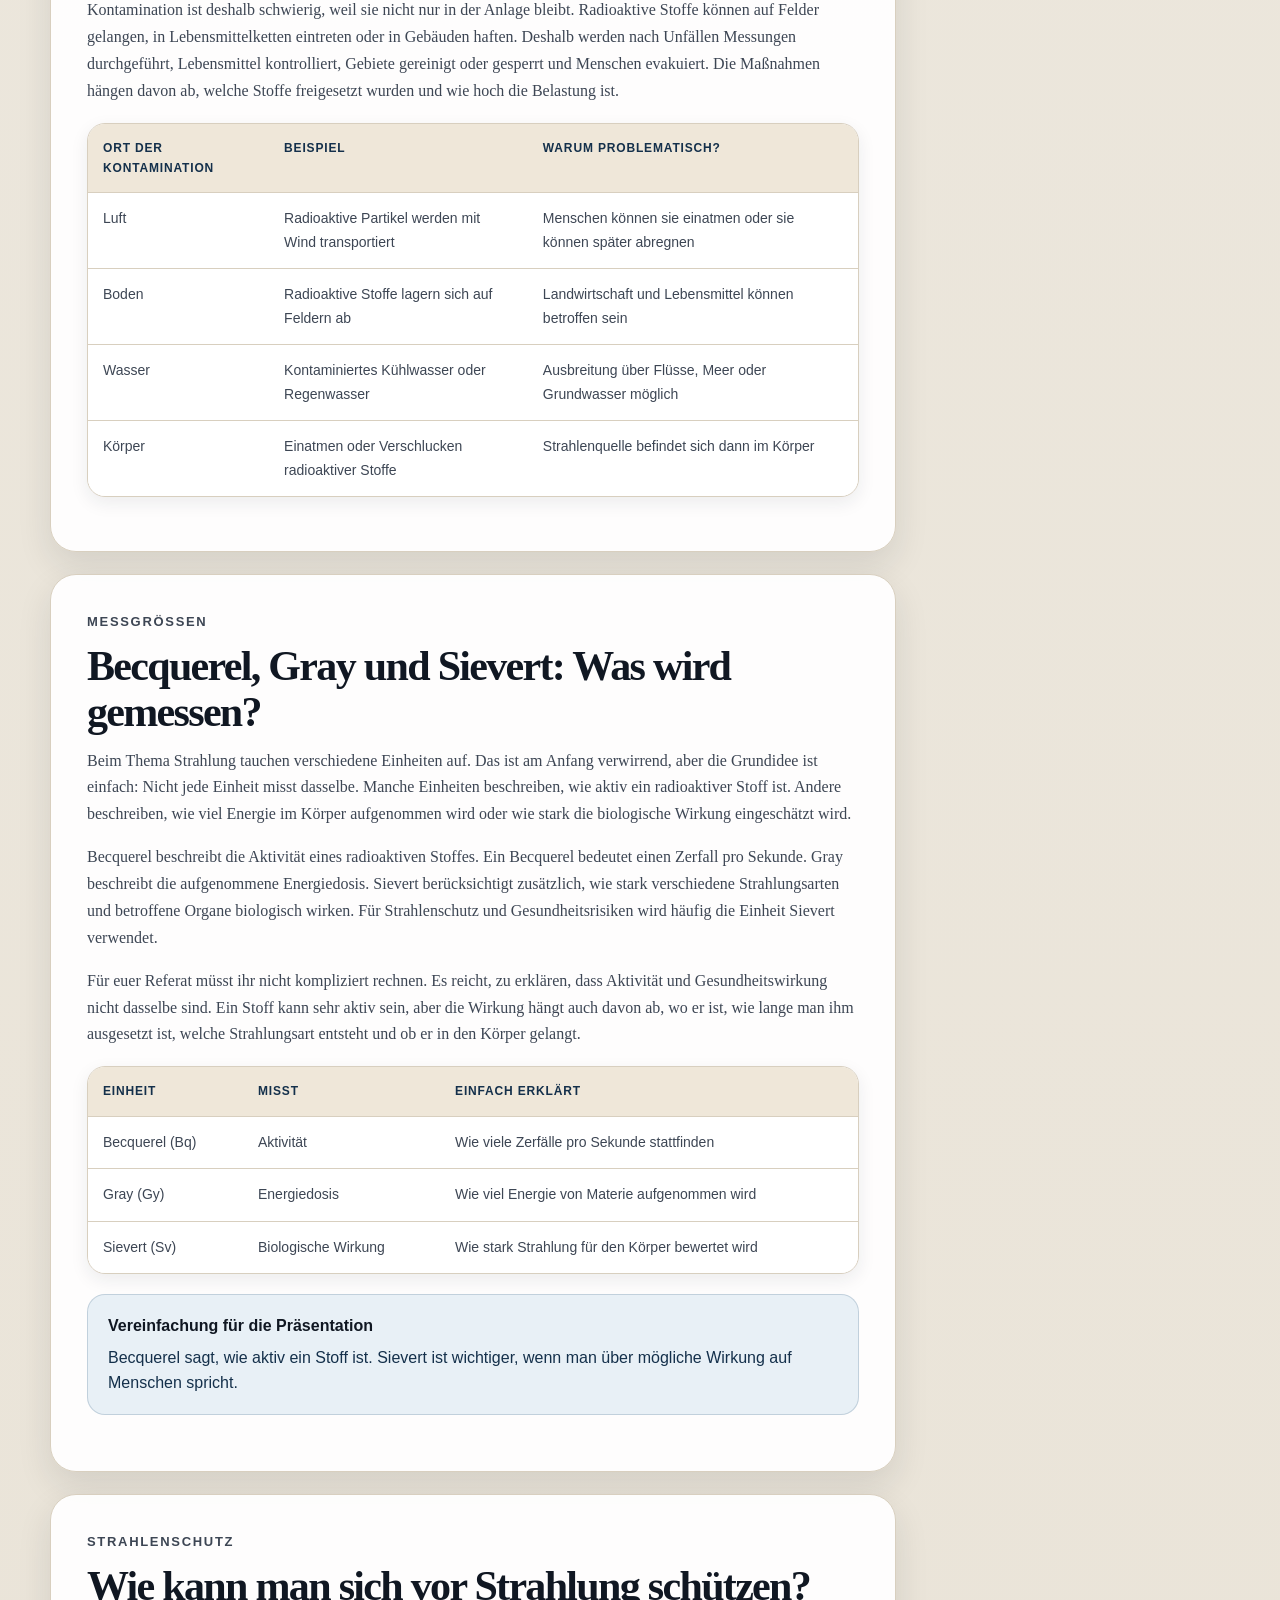
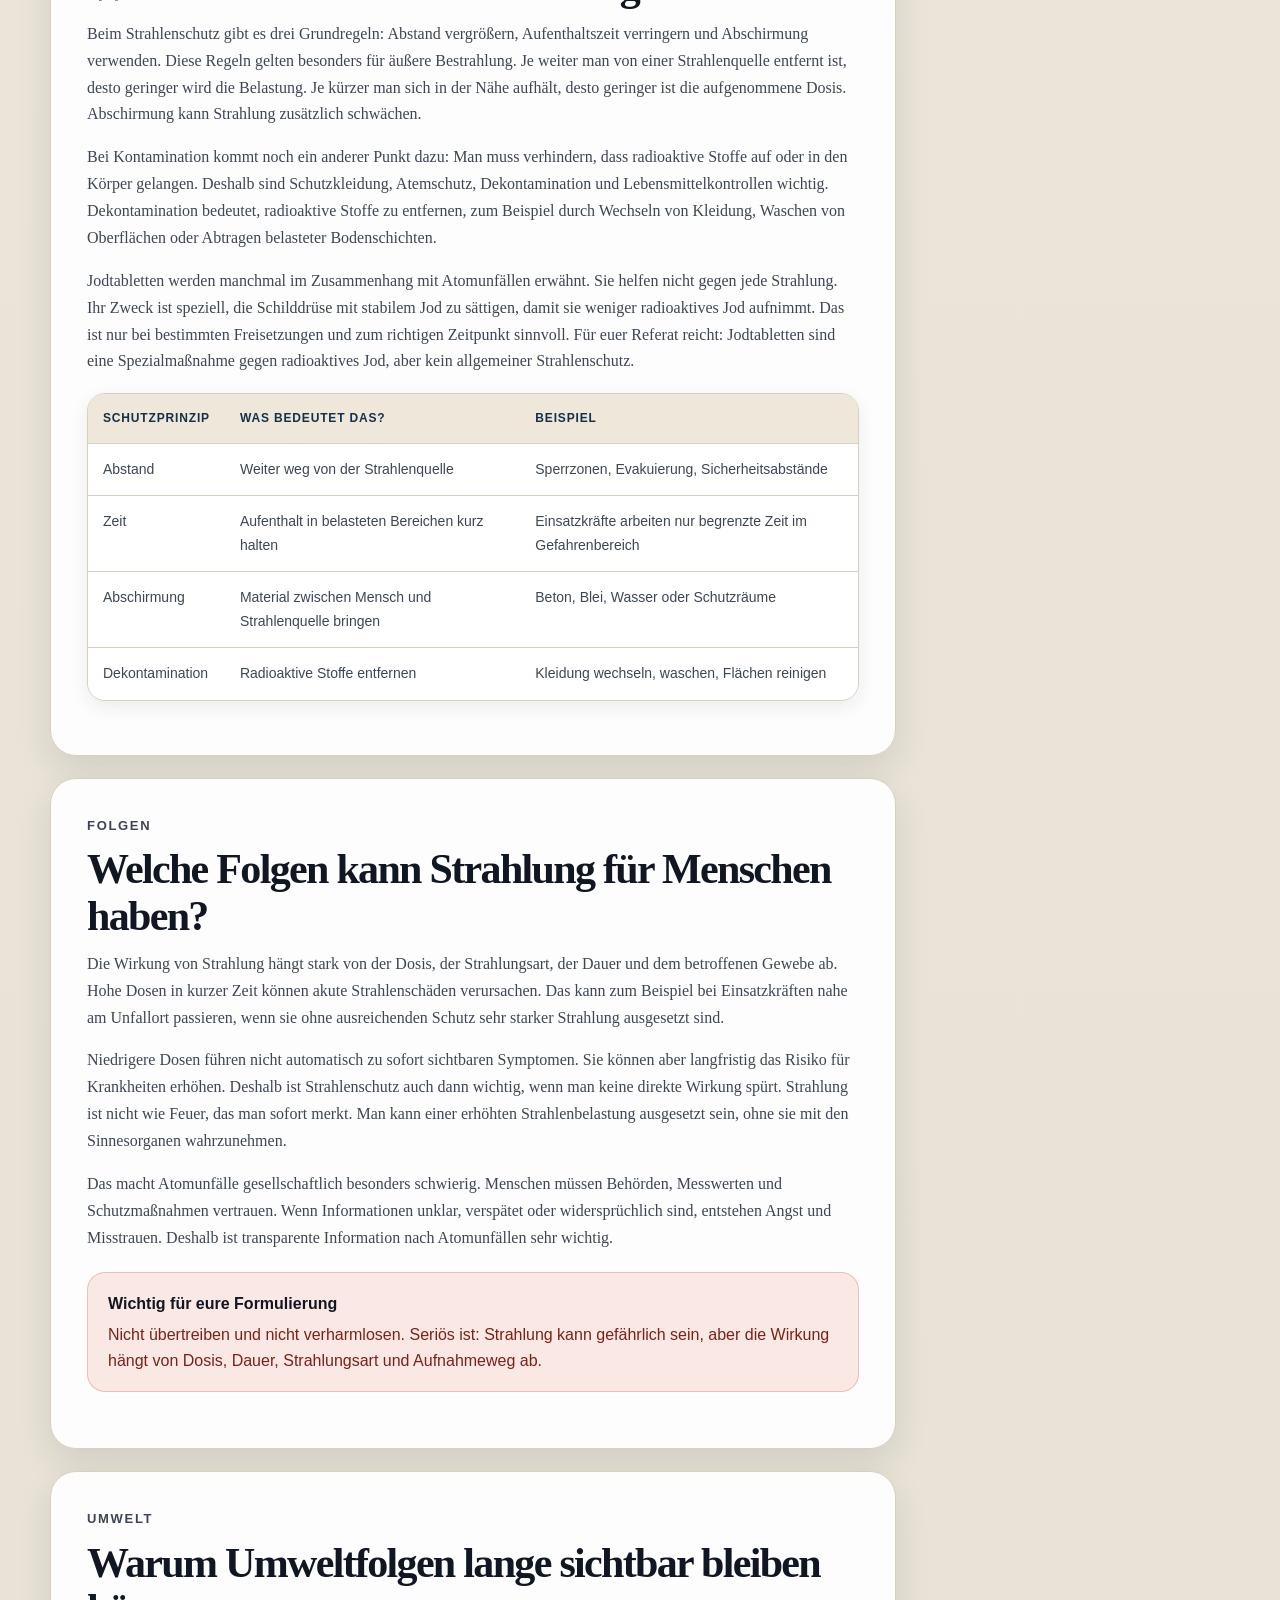
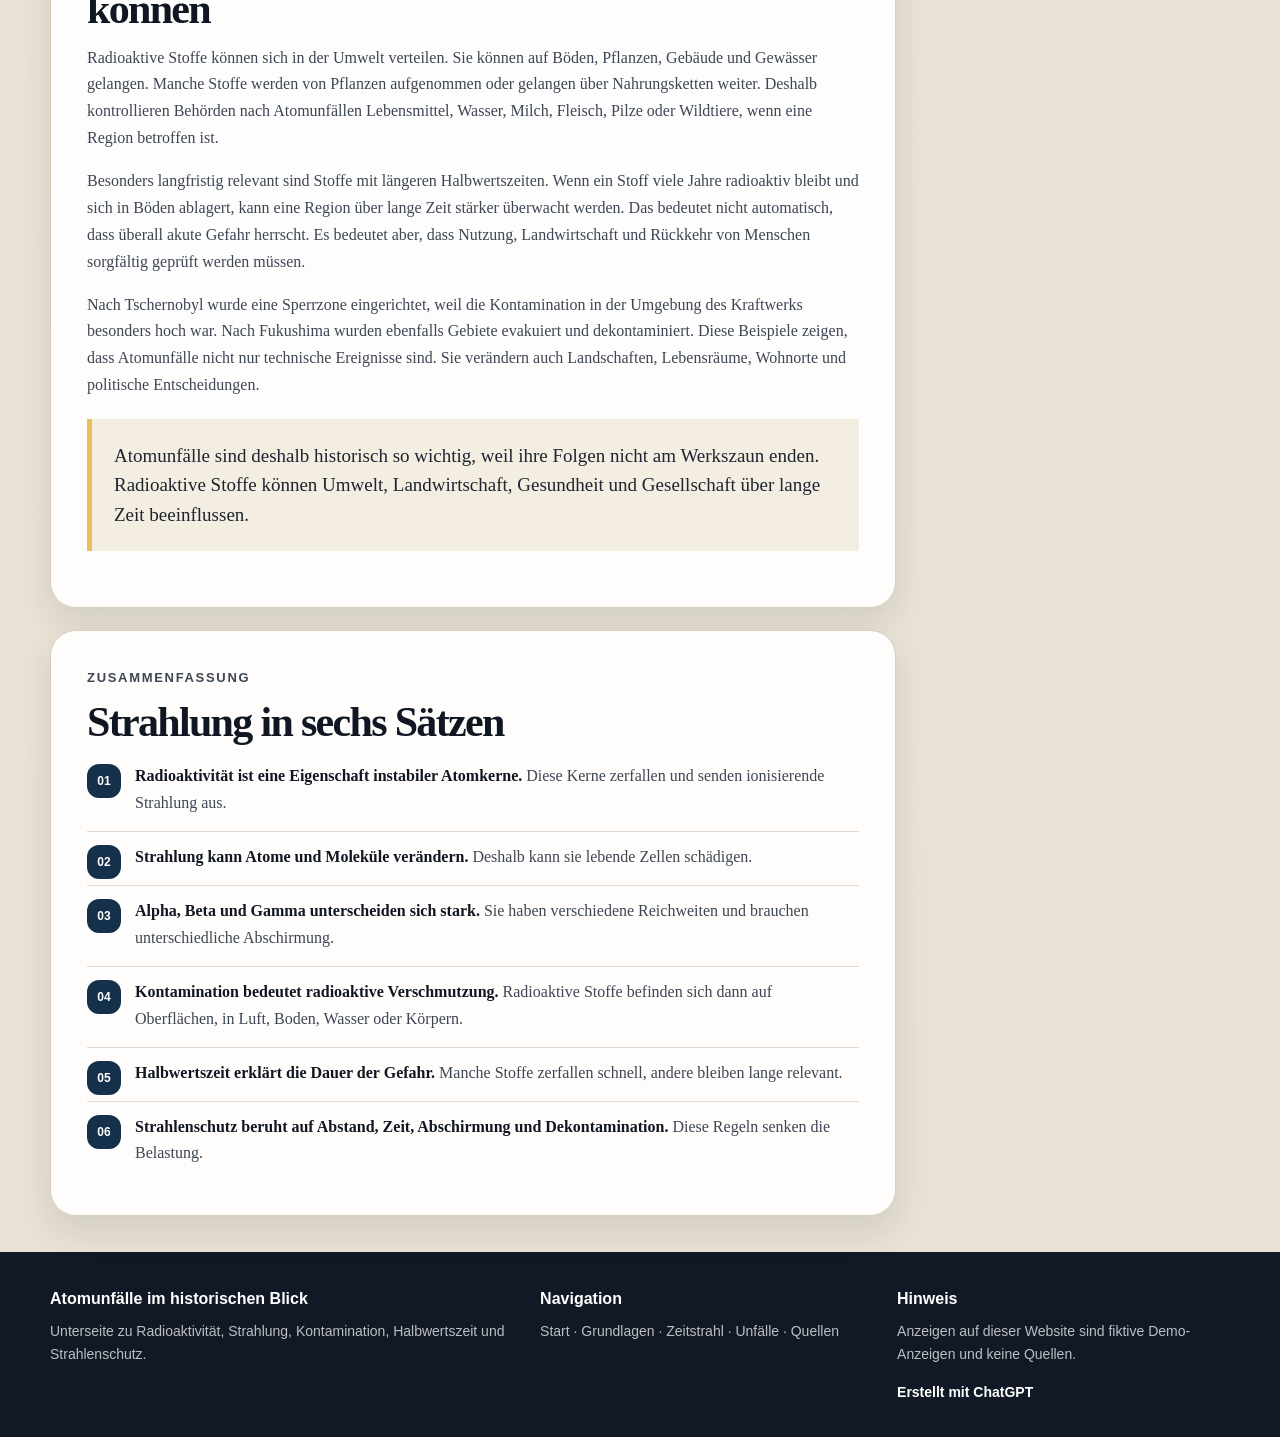
<file: strahlung.html>
<!DOCTYPE html>
<html lang="de">
<head>
  <meta charset="UTF-8" />
  <meta name="viewport" content="width=device-width, initial-scale=1.0" />
  <meta name="description" content="Unterseite zur Strahlung bei Atomunfällen: Radioaktivität, Alpha-, Beta- und Gammastrahlung, Halbwertszeit, Kontamination, Strahlenschutz und Folgen für Mensch und Umwelt." />
  <meta name="author" content="Physik Referat" />
  <title>Radioaktivität & Strahlung | Atomunfälle im historischen Blick</title>
  <link rel="stylesheet" href="style.css" />
</head>
<body>
  <div class="top-info-bar">
    <div class="page-wrap top-info-inner">
      <span>Physik-Dossier · Radioaktivität und Strahlung</span>
      <span>Schwerpunkt: Strahlungsarten, Halbwertszeit, Kontamination, Schutz</span>
    </div>
  </div>

  <header class="site-header">
    <div class="page-wrap header-grid">
      <a class="brand" href="index.html" aria-label="Startseite öffnen">
        <span class="brand-mark">A</span>
        <span class="brand-text">
          <strong>Atomunfälle</strong>
          <small>Historischer Blick & Physik</small>
        </span>
      </a>

      <button class="mobile-menu-button" id="menuButton" aria-label="Navigation öffnen" aria-expanded="false">
        <span></span>
        <span></span>
        <span></span>
      </button>

      <nav class="main-nav" id="mainNav" aria-label="Hauptnavigation">
        <a href="index.html">Start</a>
        <a href="grundlagen.html">Grundlagen</a>
        <a class="active" href="strahlung.html">Strahlung</a>
        <a href="timeline.html">Zeitstrahl</a>
        <a href="unfaelle.html">Unfälle</a>
        <a href="vergleich.html">Vergleich</a>
        <a href="quellen.html">Quellen</a>
        <a class="Notizen-link" href="notizen.html" data-Notizen-link>Notizen</a>
      </nav>
    </div>
  </header>

  <main>
    <section class="subpage-hero">
      <div class="page-wrap">
        <p class="kicker">Radioaktivität & Strahlung</p>
        <h1>Warum radioaktive Stoffe nach Atomunfällen so problematisch sind</h1>
        <p>
          Bei Atomunfällen ist nicht nur die Hitze im Reaktor gefährlich. Besonders kritisch wird es, wenn radioaktive Stoffe aus der Anlage austreten und Menschen, Gebäude, Böden, Wasser oder Lebensmittel kontaminieren.
        </p>
      </div>
    </section>

    <div class="page-wrap ad-wrap">
      <aside class="ad-banner" aria-label="Anzeige">
        <div class="ad-tag">Anzeige</div>
        <div>
          <strong>Strahlenschutz Lernposter</strong>
          <p>Fiktive Demo-Anzeige: Alpha-, Beta- und Gammastrahlung als Übersicht für Schule und Referat. Keine Quelle.</p>
        </div>
        <span class="ad-fake-button">Demo ansehen</span>
      </aside>
    </div>

    <div class="page-wrap article-layout">
      <div class="article-main">
        <article class="article-box" id="ueberblick">
          <p class="kicker">Einordnung</p>
          <h2>Strahlung ist nicht gleich Radioaktivität</h2>
          <p>
            Im Alltag werden die Begriffe Radioaktivität, Strahlung und Kontamination oft durcheinandergeworfen. Für ein gutes Physikreferat ist es wichtig, diese Begriffe sauber zu trennen. Radioaktivität ist eine Eigenschaft bestimmter Atomkerne. Strahlung ist das, was bei einem radioaktiven Zerfall ausgesendet wird. Kontamination bedeutet, dass radioaktive Stoffe an einem Ort sind, an dem sie nicht sein sollen.
          </p>
          <p>
            Ein Beispiel macht den Unterschied klar: Wenn radioaktiver Staub nach einem Unfall auf einem Feld landet, dann ist das Feld kontaminiert. Die radioaktiven Stoffe auf dem Feld senden Strahlung aus. Die Radioaktivität steckt also in den Stoffen, nicht einfach „in der Luft“ als unsichtbare Wolke ohne Material. Natürlich können radioaktive Stoffe auch als Partikel oder Gase durch Luft transportiert werden.
          </p>
          <p>
            Für Atomunfälle ist diese Unterscheidung extrem wichtig. Eine Person kann bestrahlt werden, ohne selbst radioaktiv zu sein. Eine Person kann aber auch kontaminiert sein, wenn radioaktive Partikel auf Kleidung, Haut oder im Körper sind. Dann kann die Person selbst eine Quelle von Strahlung in ihrer direkten Umgebung sein, bis die Kontamination entfernt wird oder die radioaktiven Stoffe zerfallen.
          </p>

          <div class="info-callout">
            <strong>Merksatz</strong>
            Radioaktivität ist die Eigenschaft instabiler Kerne. Strahlung ist die ausgesendete Energie. Kontamination ist radioaktive Verschmutzung durch Stoffe.
          </div>
        </article>

        <article class="article-box" id="radioaktivitaet">
          <p class="kicker">Grundlagen</p>
          <h2>Was bedeutet Radioaktivität?</h2>
          <p>
            Radioaktive Atomkerne sind instabil. Das bedeutet, dass sie sich mit der Zeit von selbst verändern. Bei diesem Zerfall entsteht ionisierende Strahlung. Ionisierend heißt, dass die Strahlung genug Energie besitzt, um Elektronen aus Atomen oder Molekülen herauszulösen. Dadurch entstehen geladene Teilchen, sogenannte Ionen.
          </p>
          <p>
            Genau diese Ionisation kann in lebenden Zellen Schäden verursachen. Wenn zum Beispiel DNA-Moleküle getroffen werden, können Veränderungen entstehen. Der Körper kann viele Schäden reparieren, aber nicht alle. Bei hoher Strahlendosis kann Gewebe akut geschädigt werden. Bei geringerer Dosis kann langfristig das Risiko für Krankheiten steigen. Für ein Schulreferat reicht: Ionisierende Strahlung ist gefährlich, weil sie Materie auf atomarer Ebene verändern kann.
          </p>
          <p>
            Radioaktivität entsteht nicht nur künstlich in Kernkraftwerken. Es gibt auch natürliche Radioaktivität. Zum Beispiel kommen radioaktive Stoffe in Gesteinen, im Boden oder in der Atmosphäre vor. Menschen sind deshalb immer einer natürlichen Hintergrundstrahlung ausgesetzt. Atomunfälle sind problematisch, weil sie zusätzliche radioaktive Stoffe freisetzen können, teilweise in großen Mengen und über große Gebiete verteilt.
          </p>

          <div class="data-table-wrap">
            <table class="data-table">
              <thead>
                <tr>
                  <th>Begriff</th>
                  <th>Erklärung</th>
                  <th>Beispiel</th>
                </tr>
              </thead>
              <tbody>
                <tr>
                  <td>Radioaktiver Stoff</td>
                  <td>Material mit instabilen Atomkernen</td>
                  <td>Radioaktives Jod, Cäsium oder Strontium</td>
                </tr>
                <tr>
                  <td>Zerfall</td>
                  <td>Instabiler Kern verändert sich und sendet Strahlung aus</td>
                  <td>Ein radioaktives Isotop wandelt sich in ein anderes Nuklid um</td>
                </tr>
                <tr>
                  <td>Ionisierende Strahlung</td>
                  <td>Strahlung, die Atome und Moleküle ionisieren kann</td>
                  <td>Alpha-, Beta- und Gammastrahlung</td>
                </tr>
                <tr>
                  <td>Hintergrundstrahlung</td>
                  <td>Natürliche Strahlung, der Menschen ständig ausgesetzt sind</td>
                  <td>Strahlung aus Boden, Gestein, Kosmos und Nahrung</td>
                </tr>
              </tbody>
            </table>
          </div>
        </article>

        <article class="article-box" id="strahlungsarten">
          <p class="kicker">Strahlungsarten</p>
          <h2>Alpha-, Beta- und Gammastrahlung</h2>
          <p>
            Bei radioaktiven Zerfällen können verschiedene Arten von Strahlung entstehen. Für den Unterricht sind vor allem Alpha-, Beta- und Gammastrahlung wichtig. Sie unterscheiden sich darin, woraus sie bestehen, wie weit sie in Materialien eindringen und wie gefährlich sie im Körper sein können.
          </p>
          <p>
            Alphastrahlung besteht aus relativ schweren Teilchen. Sie dringt kaum durch Materialien und wird schon durch ein Blatt Papier oder die äußere Hautschicht stark abgeschirmt. Trotzdem kann sie sehr gefährlich sein, wenn Alphastrahler eingeatmet oder verschluckt werden. Dann befindet sich die Strahlenquelle direkt im Körper.
          </p>
          <p>
            Betastrahlung besteht aus schnellen Elektronen oder Positronen. Sie dringt weiter als Alphastrahlung, aber weniger weit als Gammastrahlung. Sie kann zum Beispiel durch Kunststoff, Glas oder dünnes Metall abgeschwächt werden. Gammastrahlung ist elektromagnetische Strahlung mit hoher Energie. Sie ist sehr durchdringend und braucht dichte Abschirmung, zum Beispiel dicke Betonschichten oder Blei.
          </p>

          <div class="data-table-wrap">
            <table class="data-table">
              <thead>
                <tr>
                  <th>Strahlungsart</th>
                  <th>Besteht aus</th>
                  <th>Reichweite / Abschirmung</th>
                  <th>Gefahr</th>
                </tr>
              </thead>
              <tbody>
                <tr>
                  <td>Alpha</td>
                  <td>Heliumkernen</td>
                  <td>Schon Papier oder Haut schirmen stark ab</td>
                  <td>Besonders gefährlich im Körper</td>
                </tr>
                <tr>
                  <td>Beta</td>
                  <td>Elektronen oder Positronen</td>
                  <td>Abschirmung durch Kunststoff, Glas oder Metall möglich</td>
                  <td>Gefährlich bei äußerer und innerer Einwirkung</td>
                </tr>
                <tr>
                  <td>Gamma</td>
                  <td>Hochenergetischer elektromagnetischer Strahlung</td>
                  <td>Sehr durchdringend, braucht dicke Abschirmung</td>
                  <td>Kann tief in den Körper eindringen</td>
                </tr>
              </tbody>
            </table>
          </div>

          <div class="warning-callout">
            <strong>Typischer Denkfehler</strong>
            Man darf nicht einfach sagen: „Alpha ist ungefährlich, weil Papier reicht.“ Von außen ist sie leicht abzuschirmen, aber im Körper kann Alphastrahlung sehr gefährlich sein.
          </div>
        </article>

        <article class="article-box" id="halbwertszeit">
          <p class="kicker">Zeitfaktor</p>
          <h2>Halbwertszeit: Warum manche Stoffe lange gefährlich bleiben</h2>
          <p>
            Die Halbwertszeit beschreibt, wie lange es dauert, bis die Hälfte einer radioaktiven Stoffmenge zerfallen ist. Wenn ein Stoff eine Halbwertszeit von acht Tagen hat, ist nach acht Tagen etwa die Hälfte der radioaktiven Kerne zerfallen. Nach weiteren acht Tagen ist wieder die Hälfte des Restes zerfallen. Es wird also nicht nach einer Halbwertszeit plötzlich alles ungefährlich.
          </p>
          <p>
            Für Atomunfälle ist die Halbwertszeit wichtig, weil verschiedene radioaktive Stoffe unterschiedlich lange gefährlich bleiben. Manche Stoffe haben kurze Halbwertszeiten und sind vor allem direkt nach dem Unfall wichtig. Andere Stoffe bleiben über Jahre oder Jahrzehnte relevant. Deshalb können bestimmte Gebiete nach schweren Unfällen lange kontrolliert, gesperrt oder nur eingeschränkt genutzt werden.
          </p>
          <p>
            Ein Beispiel ist radioaktives Jod-131. Es hat eine relativ kurze Halbwertszeit und ist besonders wegen der Schilddrüse wichtig. Radioaktives Cäsium-137 hat eine deutlich längere Halbwertszeit und kann Böden und Lebensmittel länger belasten. Für die historische Betrachtung von Tschernobyl und Fukushima ist das wichtig, weil es erklärt, warum Kontamination nicht nur ein Problem der ersten Tage ist.
          </p>

          <div class="data-table-wrap">
            <table class="data-table">
              <thead>
                <tr>
                  <th>Radioaktiver Stoff</th>
                  <th>Warum relevant?</th>
                  <th>Einordnung für Atomunfälle</th>
                </tr>
              </thead>
              <tbody>
                <tr>
                  <td>Jod-131</td>
                  <td>Kann von der Schilddrüse aufgenommen werden</td>
                  <td>Vor allem kurz nach einem Unfall wichtig</td>
                </tr>
                <tr>
                  <td>Cäsium-137</td>
                  <td>Kann Böden und Lebensmittel länger belasten</td>
                  <td>Relevant für langfristige Kontamination</td>
                </tr>
                <tr>
                  <td>Strontium-90</td>
                  <td>Kann sich ähnlich wie Calcium verhalten</td>
                  <td>Problematisch bei Aufnahme in den Körper</td>
                </tr>
                <tr>
                  <td>Plutonium-Isotope</td>
                  <td>Sehr langlebig und stark radiotoxisch bei Aufnahme</td>
                  <td>Besonders kritisch bei innerer Kontamination</td>
                </tr>
              </tbody>
            </table>
          </div>

          <div class="green-callout">
            <strong>Guter Satz fürs Referat</strong>
            Die Halbwertszeit erklärt, warum radioaktive Belastung nicht einfach sofort verschwindet, sondern je nach Stoff Tage, Jahre oder sogar viel länger relevant sein kann.
          </div>
        </article>

        <article class="article-box" id="kontamination">
          <p class="kicker">Kontamination</p>
          <h2>Warum radioaktive Verschmutzung so schwer zu kontrollieren ist</h2>
          <p>
            Kontamination bedeutet, dass radioaktive Stoffe auf Oberflächen, in der Luft, im Boden, im Wasser, auf Kleidung oder im Körper vorhanden sind. Bei einem Atomunfall können radioaktive Stoffe als Gase, Dampf, Rauch oder feine Partikel austreten. Wind und Wetter können sie weitertransportieren. Regen kann radioaktive Stoffe aus der Luft auswaschen und auf den Boden bringen.
          </p>
          <p>
            Dadurch kann die Belastung in verschiedenen Regionen sehr unterschiedlich sein. Ein Gebiet kann stärker betroffen sein als ein anderes, obwohl es weiter vom Unfallort entfernt liegt. Das hängt von Windrichtung, Regen, Topografie und Art der freigesetzten Stoffe ab. Nach Tschernobyl wurden radioaktive Stoffe über viele Länder verteilt. Nach Fukushima spielten zusätzlich Meerwasser, Böden und Evakuierungszonen eine große Rolle.
          </p>
          <p>
            Kontamination ist deshalb schwierig, weil sie nicht nur in der Anlage bleibt. Radioaktive Stoffe können auf Felder gelangen, in Lebensmittelketten eintreten oder in Gebäuden haften. Deshalb werden nach Unfällen Messungen durchgeführt, Lebensmittel kontrolliert, Gebiete gereinigt oder gesperrt und Menschen evakuiert. Die Maßnahmen hängen davon ab, welche Stoffe freigesetzt wurden und wie hoch die Belastung ist.
          </p>

          <div class="data-table-wrap">
            <table class="data-table">
              <thead>
                <tr>
                  <th>Ort der Kontamination</th>
                  <th>Beispiel</th>
                  <th>Warum problematisch?</th>
                </tr>
              </thead>
              <tbody>
                <tr>
                  <td>Luft</td>
                  <td>Radioaktive Partikel werden mit Wind transportiert</td>
                  <td>Menschen können sie einatmen oder sie können später abregnen</td>
                </tr>
                <tr>
                  <td>Boden</td>
                  <td>Radioaktive Stoffe lagern sich auf Feldern ab</td>
                  <td>Landwirtschaft und Lebensmittel können betroffen sein</td>
                </tr>
                <tr>
                  <td>Wasser</td>
                  <td>Kontaminiertes Kühlwasser oder Regenwasser</td>
                  <td>Ausbreitung über Flüsse, Meer oder Grundwasser möglich</td>
                </tr>
                <tr>
                  <td>Körper</td>
                  <td>Einatmen oder Verschlucken radioaktiver Stoffe</td>
                  <td>Strahlenquelle befindet sich dann im Körper</td>
                </tr>
              </tbody>
            </table>
          </div>
        </article>

        <article class="article-box" id="dosis">
          <p class="kicker">Messgrößen</p>
          <h2>Becquerel, Gray und Sievert: Was wird gemessen?</h2>
          <p>
            Beim Thema Strahlung tauchen verschiedene Einheiten auf. Das ist am Anfang verwirrend, aber die Grundidee ist einfach: Nicht jede Einheit misst dasselbe. Manche Einheiten beschreiben, wie aktiv ein radioaktiver Stoff ist. Andere beschreiben, wie viel Energie im Körper aufgenommen wird oder wie stark die biologische Wirkung eingeschätzt wird.
          </p>
          <p>
            Becquerel beschreibt die Aktivität eines radioaktiven Stoffes. Ein Becquerel bedeutet einen Zerfall pro Sekunde. Gray beschreibt die aufgenommene Energiedosis. Sievert berücksichtigt zusätzlich, wie stark verschiedene Strahlungsarten und betroffene Organe biologisch wirken. Für Strahlenschutz und Gesundheitsrisiken wird häufig die Einheit Sievert verwendet.
          </p>
          <p>
            Für euer Referat müsst ihr nicht kompliziert rechnen. Es reicht, zu erklären, dass Aktivität und Gesundheitswirkung nicht dasselbe sind. Ein Stoff kann sehr aktiv sein, aber die Wirkung hängt auch davon ab, wo er ist, wie lange man ihm ausgesetzt ist, welche Strahlungsart entsteht und ob er in den Körper gelangt.
          </p>

          <div class="data-table-wrap">
            <table class="data-table">
              <thead>
                <tr>
                  <th>Einheit</th>
                  <th>Misst</th>
                  <th>Einfach erklärt</th>
                </tr>
              </thead>
              <tbody>
                <tr>
                  <td>Becquerel (Bq)</td>
                  <td>Aktivität</td>
                  <td>Wie viele Zerfälle pro Sekunde stattfinden</td>
                </tr>
                <tr>
                  <td>Gray (Gy)</td>
                  <td>Energiedosis</td>
                  <td>Wie viel Energie von Materie aufgenommen wird</td>
                </tr>
                <tr>
                  <td>Sievert (Sv)</td>
                  <td>Biologische Wirkung</td>
                  <td>Wie stark Strahlung für den Körper bewertet wird</td>
                </tr>
              </tbody>
            </table>
          </div>

          <div class="info-callout">
            <strong>Vereinfachung für die Präsentation</strong>
            Becquerel sagt, wie aktiv ein Stoff ist. Sievert ist wichtiger, wenn man über mögliche Wirkung auf Menschen spricht.
          </div>
        </article>

        <article class="article-box" id="schutz">
          <p class="kicker">Strahlenschutz</p>
          <h2>Wie kann man sich vor Strahlung schützen?</h2>
          <p>
            Beim Strahlenschutz gibt es drei Grundregeln: Abstand vergrößern, Aufenthaltszeit verringern und Abschirmung verwenden. Diese Regeln gelten besonders für äußere Bestrahlung. Je weiter man von einer Strahlenquelle entfernt ist, desto geringer wird die Belastung. Je kürzer man sich in der Nähe aufhält, desto geringer ist die aufgenommene Dosis. Abschirmung kann Strahlung zusätzlich schwächen.
          </p>
          <p>
            Bei Kontamination kommt noch ein anderer Punkt dazu: Man muss verhindern, dass radioaktive Stoffe auf oder in den Körper gelangen. Deshalb sind Schutzkleidung, Atemschutz, Dekontamination und Lebensmittelkontrollen wichtig. Dekontamination bedeutet, radioaktive Stoffe zu entfernen, zum Beispiel durch Wechseln von Kleidung, Waschen von Oberflächen oder Abtragen belasteter Bodenschichten.
          </p>
          <p>
            Jodtabletten werden manchmal im Zusammenhang mit Atomunfällen erwähnt. Sie helfen nicht gegen jede Strahlung. Ihr Zweck ist speziell, die Schilddrüse mit stabilem Jod zu sättigen, damit sie weniger radioaktives Jod aufnimmt. Das ist nur bei bestimmten Freisetzungen und zum richtigen Zeitpunkt sinnvoll. Für euer Referat reicht: Jodtabletten sind eine Spezialmaßnahme gegen radioaktives Jod, aber kein allgemeiner Strahlenschutz.
          </p>

          <div class="data-table-wrap">
            <table class="data-table">
              <thead>
                <tr>
                  <th>Schutzprinzip</th>
                  <th>Was bedeutet das?</th>
                  <th>Beispiel</th>
                </tr>
              </thead>
              <tbody>
                <tr>
                  <td>Abstand</td>
                  <td>Weiter weg von der Strahlenquelle</td>
                  <td>Sperrzonen, Evakuierung, Sicherheitsabstände</td>
                </tr>
                <tr>
                  <td>Zeit</td>
                  <td>Aufenthalt in belasteten Bereichen kurz halten</td>
                  <td>Einsatzkräfte arbeiten nur begrenzte Zeit im Gefahrenbereich</td>
                </tr>
                <tr>
                  <td>Abschirmung</td>
                  <td>Material zwischen Mensch und Strahlenquelle bringen</td>
                  <td>Beton, Blei, Wasser oder Schutzräume</td>
                </tr>
                <tr>
                  <td>Dekontamination</td>
                  <td>Radioaktive Stoffe entfernen</td>
                  <td>Kleidung wechseln, waschen, Flächen reinigen</td>
                </tr>
              </tbody>
            </table>
          </div>
        </article>

        <article class="article-box" id="gesundheit">
          <p class="kicker">Folgen</p>
          <h2>Welche Folgen kann Strahlung für Menschen haben?</h2>
          <p>
            Die Wirkung von Strahlung hängt stark von der Dosis, der Strahlungsart, der Dauer und dem betroffenen Gewebe ab. Hohe Dosen in kurzer Zeit können akute Strahlenschäden verursachen. Das kann zum Beispiel bei Einsatzkräften nahe am Unfallort passieren, wenn sie ohne ausreichenden Schutz sehr starker Strahlung ausgesetzt sind.
          </p>
          <p>
            Niedrigere Dosen führen nicht automatisch zu sofort sichtbaren Symptomen. Sie können aber langfristig das Risiko für Krankheiten erhöhen. Deshalb ist Strahlenschutz auch dann wichtig, wenn man keine direkte Wirkung spürt. Strahlung ist nicht wie Feuer, das man sofort merkt. Man kann einer erhöhten Strahlenbelastung ausgesetzt sein, ohne sie mit den Sinnesorganen wahrzunehmen.
          </p>
          <p>
            Das macht Atomunfälle gesellschaftlich besonders schwierig. Menschen müssen Behörden, Messwerten und Schutzmaßnahmen vertrauen. Wenn Informationen unklar, verspätet oder widersprüchlich sind, entstehen Angst und Misstrauen. Deshalb ist transparente Information nach Atomunfällen sehr wichtig.
          </p>

          <div class="red-callout">
            <strong>Wichtig für eure Formulierung</strong>
            Nicht übertreiben und nicht verharmlosen. Seriös ist: Strahlung kann gefährlich sein, aber die Wirkung hängt von Dosis, Dauer, Strahlungsart und Aufnahmeweg ab.
          </div>
        </article>

        <article class="article-box" id="umwelt">
          <p class="kicker">Umwelt</p>
          <h2>Warum Umweltfolgen lange sichtbar bleiben können</h2>
          <p>
            Radioaktive Stoffe können sich in der Umwelt verteilen. Sie können auf Böden, Pflanzen, Gebäude und Gewässer gelangen. Manche Stoffe werden von Pflanzen aufgenommen oder gelangen über Nahrungsketten weiter. Deshalb kontrollieren Behörden nach Atomunfällen Lebensmittel, Wasser, Milch, Fleisch, Pilze oder Wildtiere, wenn eine Region betroffen ist.
          </p>
          <p>
            Besonders langfristig relevant sind Stoffe mit längeren Halbwertszeiten. Wenn ein Stoff viele Jahre radioaktiv bleibt und sich in Böden ablagert, kann eine Region über lange Zeit stärker überwacht werden. Das bedeutet nicht automatisch, dass überall akute Gefahr herrscht. Es bedeutet aber, dass Nutzung, Landwirtschaft und Rückkehr von Menschen sorgfältig geprüft werden müssen.
          </p>
          <p>
            Nach Tschernobyl wurde eine Sperrzone eingerichtet, weil die Kontamination in der Umgebung des Kraftwerks besonders hoch war. Nach Fukushima wurden ebenfalls Gebiete evakuiert und dekontaminiert. Diese Beispiele zeigen, dass Atomunfälle nicht nur technische Ereignisse sind. Sie verändern auch Landschaften, Lebensräume, Wohnorte und politische Entscheidungen.
          </p>

          <div class="quote-box">
            Atomunfälle sind deshalb historisch so wichtig, weil ihre Folgen nicht am Werkszaun enden. Radioaktive Stoffe können Umwelt, Landwirtschaft, Gesundheit und Gesellschaft über lange Zeit beeinflussen.
          </div>
        </article>

        <article class="article-box" id="zusammenfassung">
          <p class="kicker">Zusammenfassung</p>
          <h2>Strahlung in sechs Sätzen</h2>
          <ol class="number-list">
            <li><strong>Radioaktivität ist eine Eigenschaft instabiler Atomkerne.</strong> Diese Kerne zerfallen und senden ionisierende Strahlung aus.</li>
            <li><strong>Strahlung kann Atome und Moleküle verändern.</strong> Deshalb kann sie lebende Zellen schädigen.</li>
            <li><strong>Alpha, Beta und Gamma unterscheiden sich stark.</strong> Sie haben verschiedene Reichweiten und brauchen unterschiedliche Abschirmung.</li>
            <li><strong>Kontamination bedeutet radioaktive Verschmutzung.</strong> Radioaktive Stoffe befinden sich dann auf Oberflächen, in Luft, Boden, Wasser oder Körpern.</li>
            <li><strong>Halbwertszeit erklärt die Dauer der Gefahr.</strong> Manche Stoffe zerfallen schnell, andere bleiben lange relevant.</li>
            <li><strong>Strahlenschutz beruht auf Abstand, Zeit, Abschirmung und Dekontamination.</strong> Diese Regeln senken die Belastung.</li>
          </ol>
        </article>
      </div>

      <aside class="side-column">
        <div class="side-card">
          <h3>Auf dieser Seite</h3>
          <ul class="clean-list dot-list">
            <li><a href="#ueberblick">Begriffe unterscheiden</a></li>
            <li><a href="#radioaktivitaet">Radioaktivität</a></li>
            <li><a href="#strahlungsarten">Alpha, Beta, Gamma</a></li>
            <li><a href="#halbwertszeit">Halbwertszeit</a></li>
            <li><a href="#kontamination">Kontamination</a></li>
            <li><a href="#dosis">Becquerel, Gray, Sievert</a></li>
            <li><a href="#schutz">Strahlenschutz</a></li>
            <li><a href="#gesundheit">Gesundheit</a></li>
            <li><a href="#umwelt">Umweltfolgen</a></li>
          </ul>
        </div>

        <div class="side-card">
          <h3>Merksätze</h3>
          <ul class="clean-list dot-list">
            <li>Radioaktivität ist nicht dasselbe wie Strahlung.</li>
            <li>Kontamination bedeutet: radioaktive Stoffe sind am falschen Ort.</li>
            <li>Gammastrahlung ist besonders durchdringend.</li>
            <li>Alphastrahlung ist außen leicht abschirmbar, innen aber gefährlich.</li>
            <li>Halbwertszeit heißt nicht: Danach ist alles weg.</li>
          </ul>
        </div>

        <div class="ad-card">
          <div class="ad-tag">Anzeige</div>
          <strong class="fake-brand">RadiaSafe Home</strong>
          <p>Fiktive Demo-Anzeige für ein Strahlungsmessgerät. Dieser Kasten ist Design und keine Quelle für das Referat.</p>
          <span class="small-link">Produkt ansehen</span>
        </div>

        <div class="side-card">
          <h3>Gute Überleitung</h3>
          <p>
            „Nachdem wir jetzt wissen, warum radioaktive Stoffe gefährlich sein können, schauen wir uns an, bei welchen historischen Unfällen solche Stoffe freigesetzt wurden.“
          </p>
        </div>

        <div class="side-card">
          <h3>Typische Fehler</h3>
          <ul class="clean-list dot-list">
            <li>Nicht sagen: „Strahlung ist ansteckend.“ Falsch ist vor allem die Verwechslung mit Kontamination.</li>
            <li>Nicht sagen: „Nach einer Halbwertszeit ist alles weg.“ Es ist nur die Hälfte zerfallen.</li>
            <li>Nicht alle Strahlungsarten gleich behandeln. Alpha, Beta und Gamma unterscheiden sich stark.</li>
            <li>Nicht Jodtabletten als Lösung gegen jede Strahlung darstellen.</li>
          </ul>
        </div>
      </aside>
    </div>
  </main>

  <footer class="site-footer">
    <div class="page-wrap footer-grid">
      <div>
        <strong>Atomunfälle im historischen Blick</strong>
        <p>Unterseite zu Radioaktivität, Strahlung, Kontamination, Halbwertszeit und Strahlenschutz.</p>
      </div>
      <div>
        <strong>Navigation</strong>
        <p>
          <a href="index.html">Start</a> ·
          <a href="grundlagen.html">Grundlagen</a> ·
          <a href="timeline.html">Zeitstrahl</a> ·
          <a href="unfaelle.html">Unfälle</a> ·
          <a href="quellen.html">Quellen</a>
        </p>
      </div>
      <div>
        <strong>Hinweis</strong>
        <p>Anzeigen auf dieser Website sind fiktive Demo-Anzeigen und keine Quellen.</p>
        <p class="credit">Erstellt mit ChatGPT</p>
      </div>
    </div>
  </footer>

  <script>
    const menuButton = document.getElementById('menuButton');
    const mainNav = document.getElementById('mainNav');

    if (menuButton && mainNav) {
      menuButton.addEventListener('click', () => {
        const isOpen = mainNav.classList.toggle('is-open');
        menuButton.setAttribute('aria-expanded', String(isOpen));
      });
    }

    const NotizenLinks = document.querySelectorAll('[data-Notizen-link]');

    NotizenLinks.forEach((link) => {
      link.addEventListener('click', (event) => {
        event.preventDefault();
        const password = prompt('Passwort für den Notizen-Bereich eingeben:');

        if (password === 'erwin1234') {
          sessionStorage.setItem('atom_Notizen_access', 'true');
          window.location.href = link.getAttribute('href');
        } else if (password !== null) {
          alert('Falsches Passwort. Zugriff verweigert.');
        }
      });
    });
  </script>
</body>
</html>
</file>
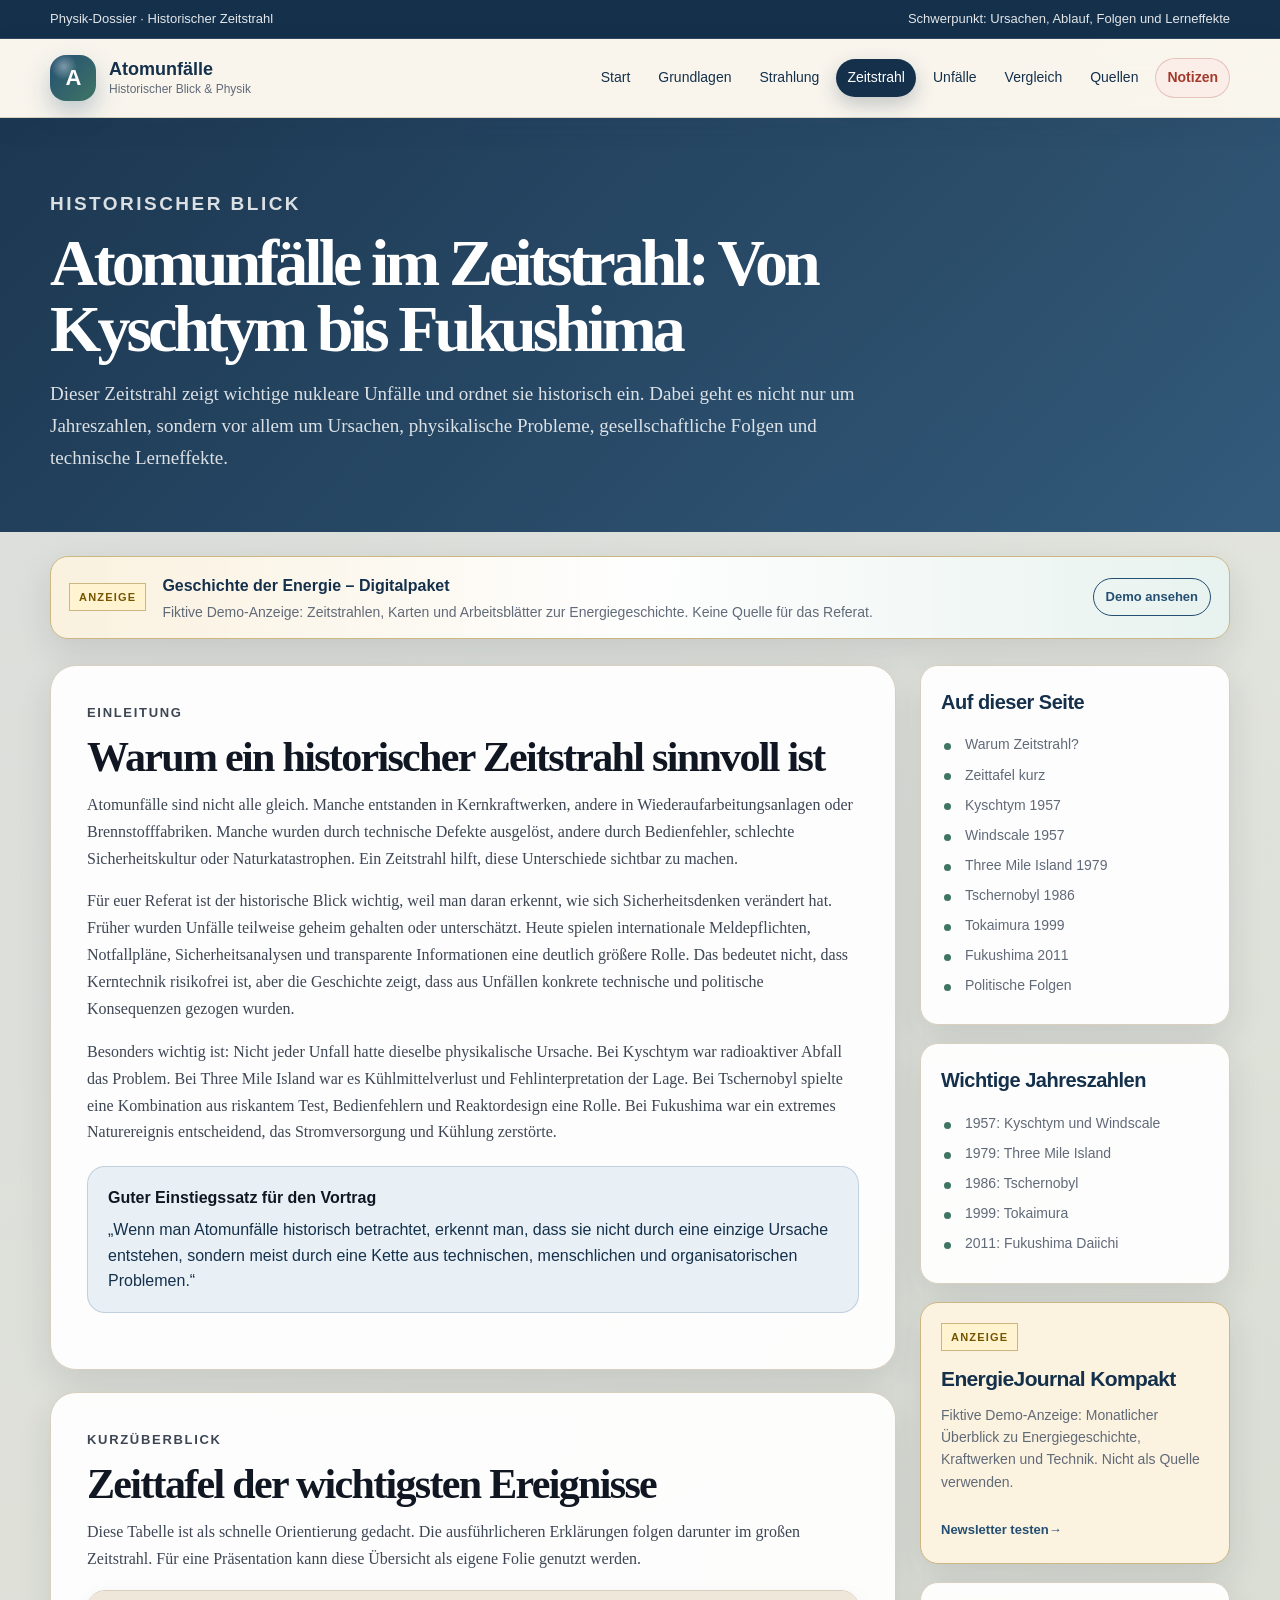
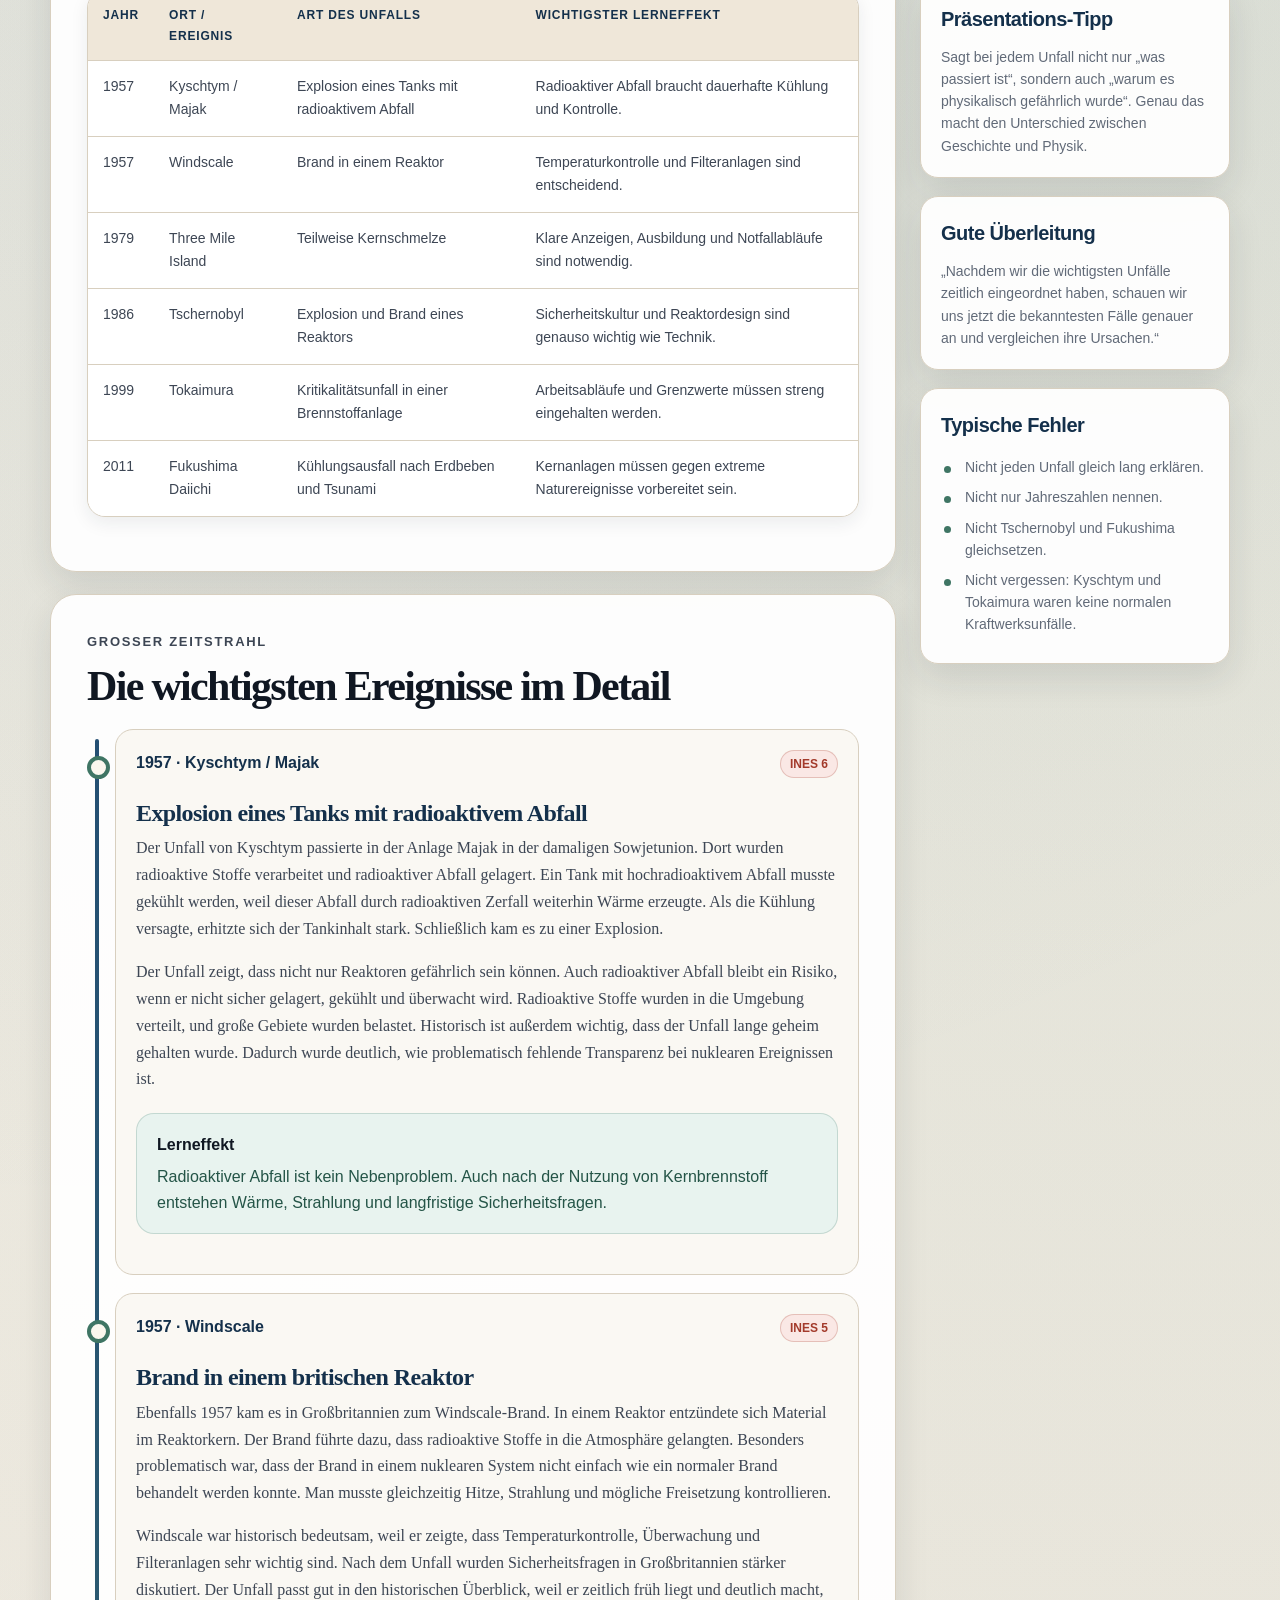
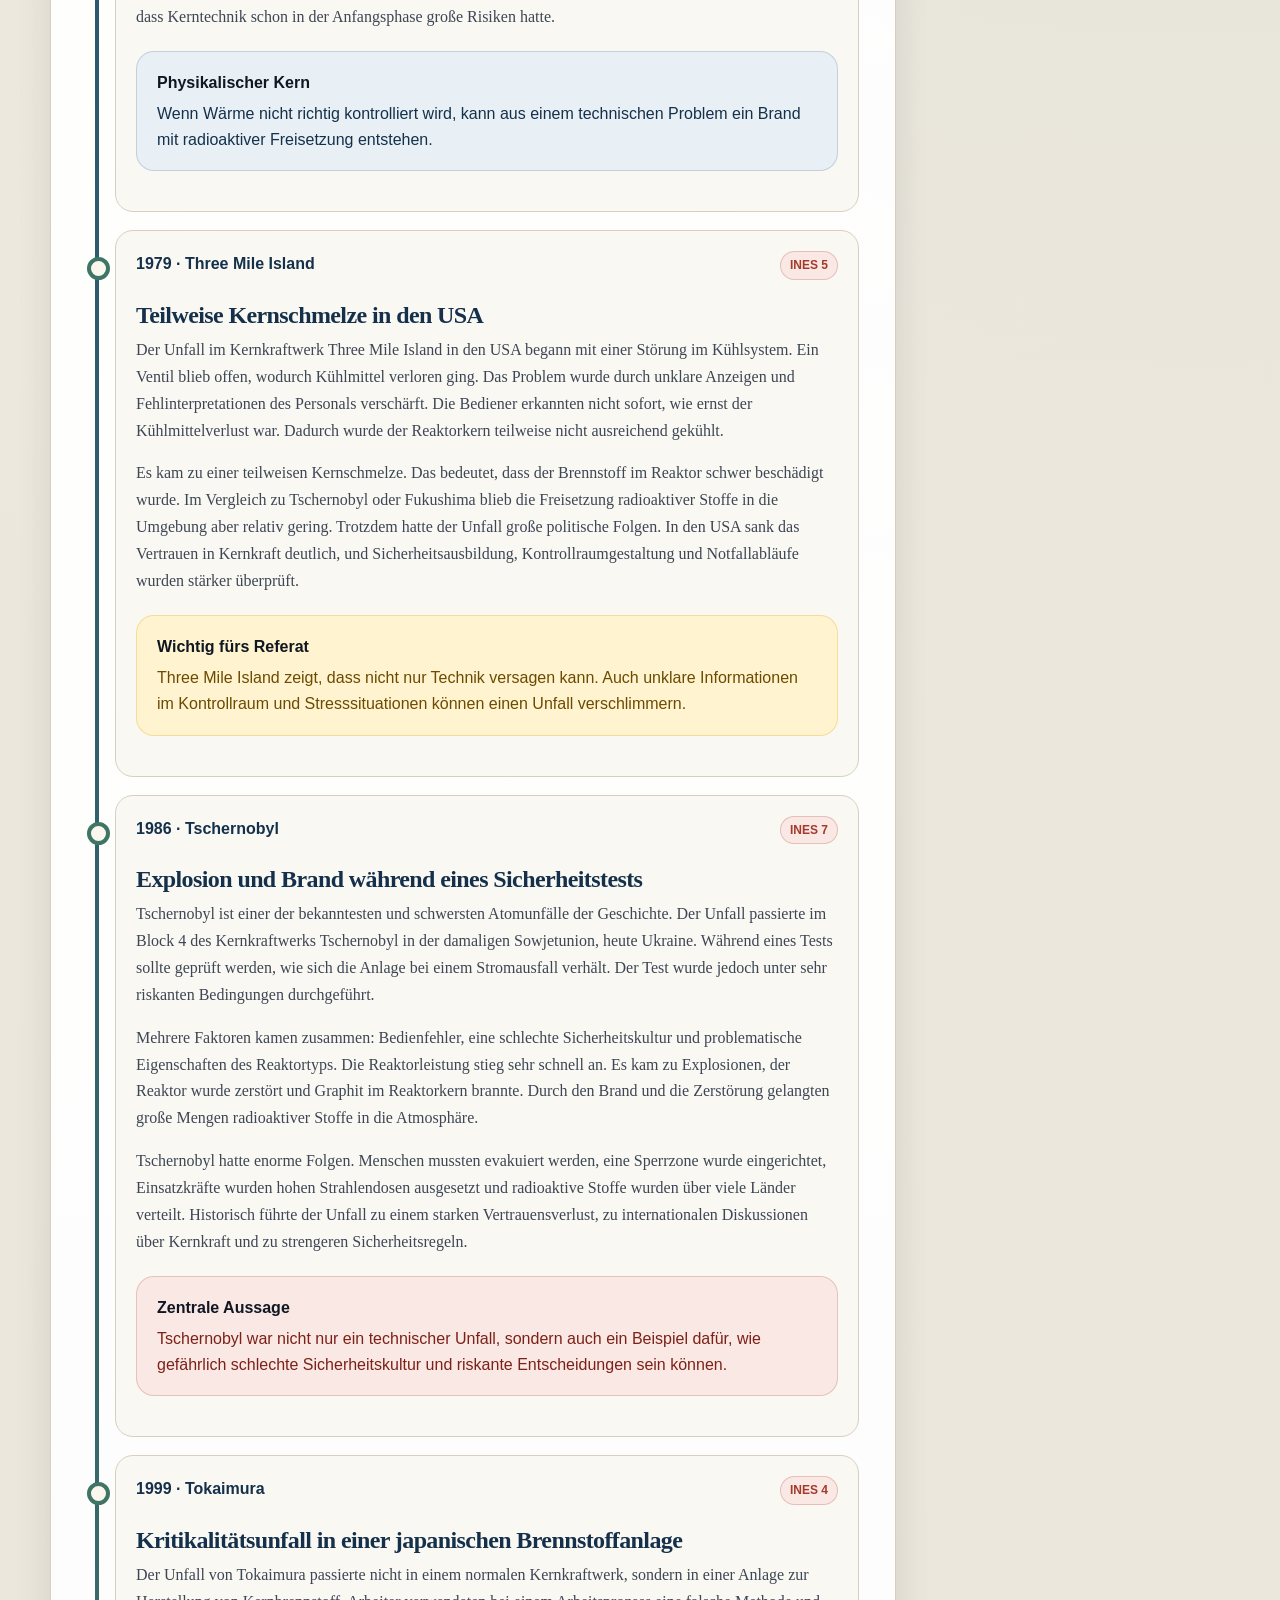
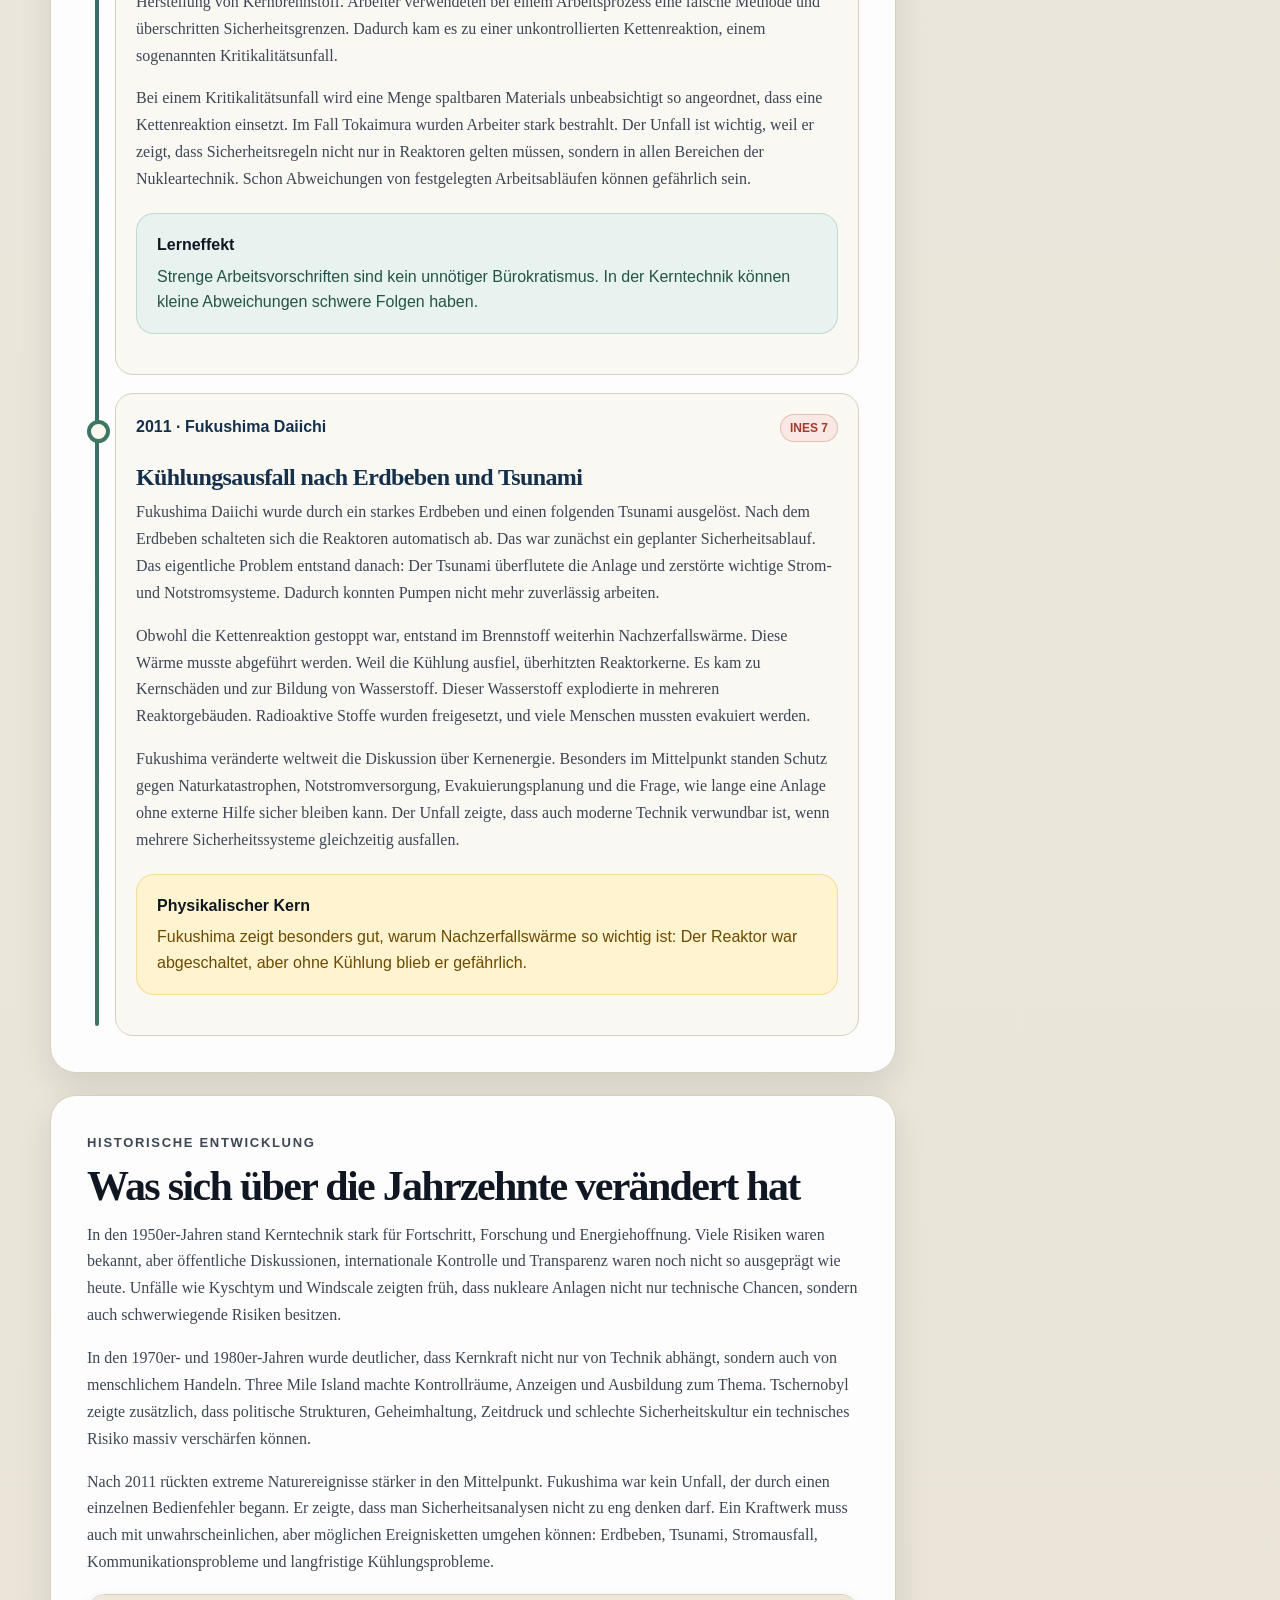
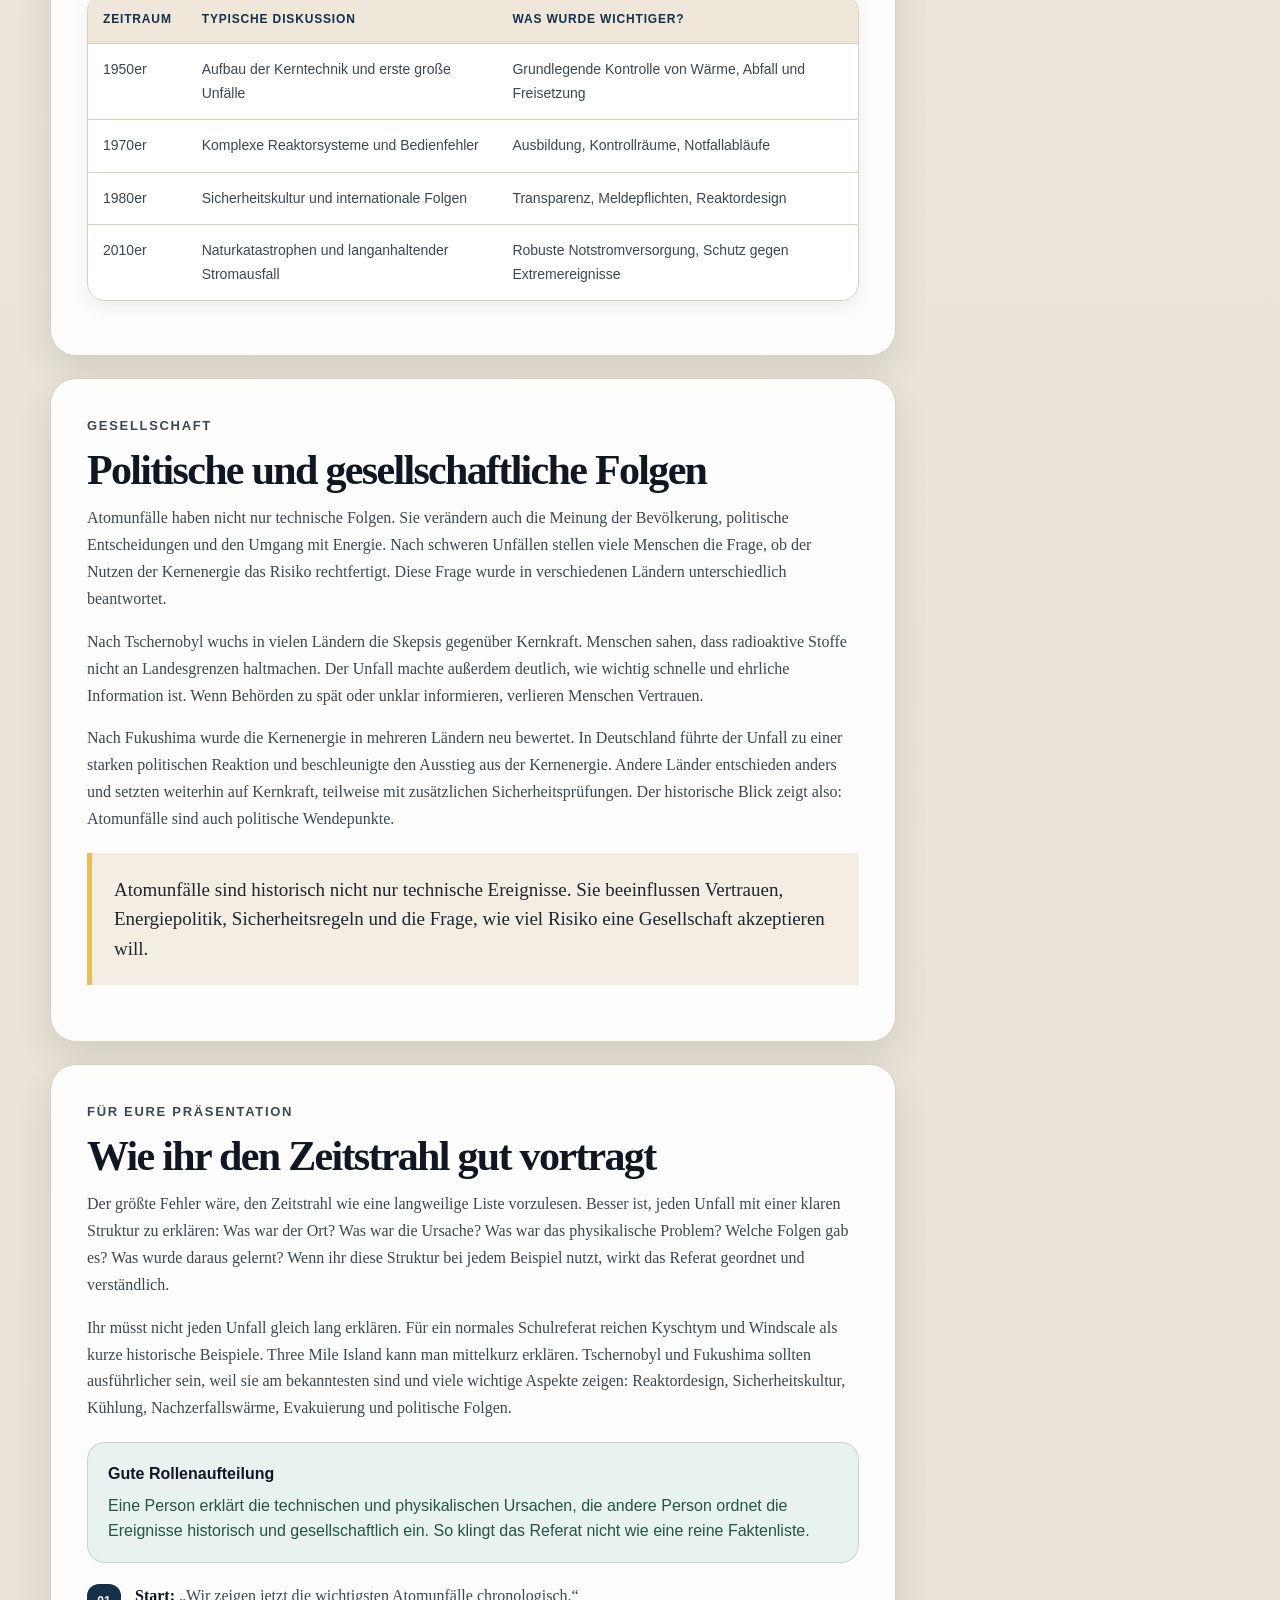
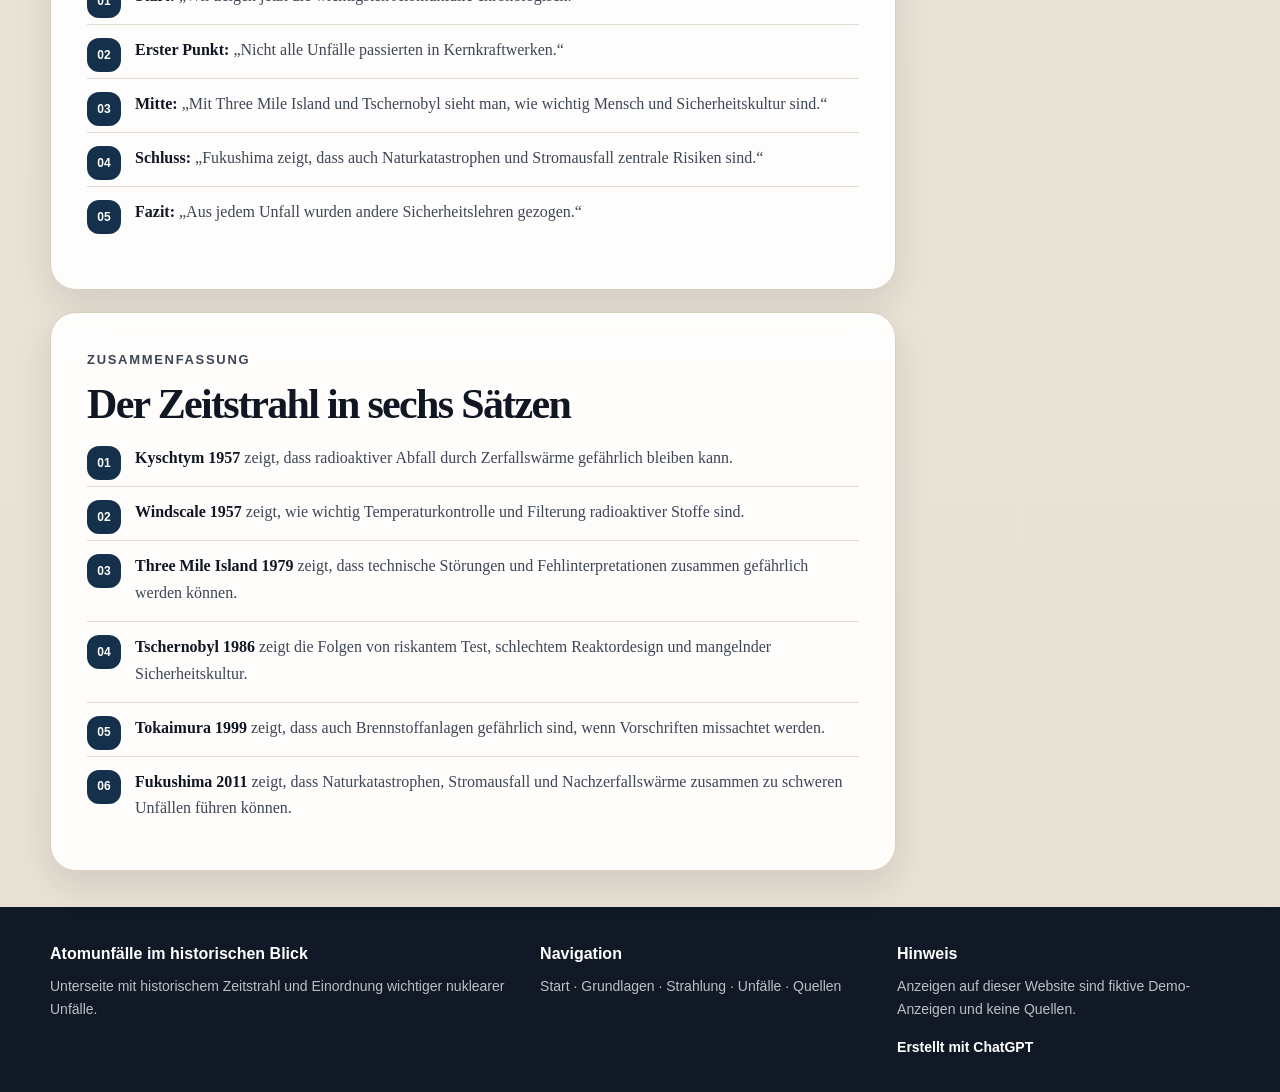
<file: timeline.html>
<!DOCTYPE html>
<html lang="de">
<head>
  <meta charset="UTF-8" />
  <meta name="viewport" content="width=device-width, initial-scale=1.0" />
  <meta name="description" content="Historischer Zeitstrahl zu wichtigen Atomunfällen: Kyschtym, Windscale, Three Mile Island, Tschernobyl, Tokaimura und Fukushima Daiichi." />
  <meta name="author" content="Physik Referat" />
  <title>Historischer Zeitstrahl | Atomunfälle im historischen Blick</title>
  <link rel="stylesheet" href="style.css" />
</head>
<body>
  <div class="top-info-bar">
    <div class="page-wrap top-info-inner">
      <span>Physik-Dossier · Historischer Zeitstrahl</span>
      <span>Schwerpunkt: Ursachen, Ablauf, Folgen und Lerneffekte</span>
    </div>
  </div>

  <header class="site-header">
    <div class="page-wrap header-grid">
      <a class="brand" href="index.html" aria-label="Startseite öffnen">
        <span class="brand-mark">A</span>
        <span class="brand-text">
          <strong>Atomunfälle</strong>
          <small>Historischer Blick & Physik</small>
        </span>
      </a>

      <button class="mobile-menu-button" id="menuButton" aria-label="Navigation öffnen" aria-expanded="false">
        <span></span>
        <span></span>
        <span></span>
      </button>

      <nav class="main-nav" id="mainNav" aria-label="Hauptnavigation">
        <a href="index.html">Start</a>
        <a href="grundlagen.html">Grundlagen</a>
        <a href="strahlung.html">Strahlung</a>
        <a class="active" href="timeline.html">Zeitstrahl</a>
        <a href="unfaelle.html">Unfälle</a>
        <a href="vergleich.html">Vergleich</a>
        <a href="quellen.html">Quellen</a>
        <a class="Notizen-link" href="notizen.html" data-Notizen-link>Notizen</a>
      </nav>
    </div>
  </header>

  <main>
    <section class="subpage-hero">
      <div class="page-wrap">
        <p class="kicker">Historischer Blick</p>
        <h1>Atomunfälle im Zeitstrahl: Von Kyschtym bis Fukushima</h1>
        <p>
          Dieser Zeitstrahl zeigt wichtige nukleare Unfälle und ordnet sie historisch ein. Dabei geht es nicht nur um Jahreszahlen, sondern vor allem um Ursachen, physikalische Probleme, gesellschaftliche Folgen und technische Lerneffekte.
        </p>
      </div>
    </section>

    <div class="page-wrap ad-wrap">
      <aside class="ad-banner" aria-label="Anzeige">
        <div class="ad-tag">Anzeige</div>
        <div>
          <strong>Geschichte der Energie – Digitalpaket</strong>
          <p>Fiktive Demo-Anzeige: Zeitstrahlen, Karten und Arbeitsblätter zur Energiegeschichte. Keine Quelle für das Referat.</p>
        </div>
        <span class="ad-fake-button">Demo ansehen</span>
      </aside>
    </div>

    <div class="page-wrap article-layout">
      <div class="article-main">
        <article class="article-box" id="einleitung">
          <p class="kicker">Einleitung</p>
          <h2>Warum ein historischer Zeitstrahl sinnvoll ist</h2>
          <p>
            Atomunfälle sind nicht alle gleich. Manche entstanden in Kernkraftwerken, andere in Wiederaufarbeitungsanlagen oder Brennstofffabriken. Manche wurden durch technische Defekte ausgelöst, andere durch Bedienfehler, schlechte Sicherheitskultur oder Naturkatastrophen. Ein Zeitstrahl hilft, diese Unterschiede sichtbar zu machen.
          </p>
          <p>
            Für euer Referat ist der historische Blick wichtig, weil man daran erkennt, wie sich Sicherheitsdenken verändert hat. Früher wurden Unfälle teilweise geheim gehalten oder unterschätzt. Heute spielen internationale Meldepflichten, Notfallpläne, Sicherheitsanalysen und transparente Informationen eine deutlich größere Rolle. Das bedeutet nicht, dass Kerntechnik risikofrei ist, aber die Geschichte zeigt, dass aus Unfällen konkrete technische und politische Konsequenzen gezogen wurden.
          </p>
          <p>
            Besonders wichtig ist: Nicht jeder Unfall hatte dieselbe physikalische Ursache. Bei Kyschtym war radioaktiver Abfall das Problem. Bei Three Mile Island war es Kühlmittelverlust und Fehlinterpretation der Lage. Bei Tschernobyl spielte eine Kombination aus riskantem Test, Bedienfehlern und Reaktordesign eine Rolle. Bei Fukushima war ein extremes Naturereignis entscheidend, das Stromversorgung und Kühlung zerstörte.
          </p>

          <div class="info-callout">
            <strong>Guter Einstiegssatz für den Vortrag</strong>
            „Wenn man Atomunfälle historisch betrachtet, erkennt man, dass sie nicht durch eine einzige Ursache entstehen, sondern meist durch eine Kette aus technischen, menschlichen und organisatorischen Problemen.“
          </div>
        </article>

        <article class="article-box" id="zeittafel-kurz">
          <p class="kicker">Kurzüberblick</p>
          <h2>Zeittafel der wichtigsten Ereignisse</h2>
          <p>
            Diese Tabelle ist als schnelle Orientierung gedacht. Die ausführlicheren Erklärungen folgen darunter im großen Zeitstrahl. Für eine Präsentation kann diese Übersicht als eigene Folie genutzt werden.
          </p>

          <div class="data-table-wrap">
            <table class="data-table">
              <thead>
                <tr>
                  <th>Jahr</th>
                  <th>Ort / Ereignis</th>
                  <th>Art des Unfalls</th>
                  <th>Wichtigster Lerneffekt</th>
                </tr>
              </thead>
              <tbody>
                <tr>
                  <td>1957</td>
                  <td>Kyschtym / Majak</td>
                  <td>Explosion eines Tanks mit radioaktivem Abfall</td>
                  <td>Radioaktiver Abfall braucht dauerhafte Kühlung und Kontrolle.</td>
                </tr>
                <tr>
                  <td>1957</td>
                  <td>Windscale</td>
                  <td>Brand in einem Reaktor</td>
                  <td>Temperaturkontrolle und Filteranlagen sind entscheidend.</td>
                </tr>
                <tr>
                  <td>1979</td>
                  <td>Three Mile Island</td>
                  <td>Teilweise Kernschmelze</td>
                  <td>Klare Anzeigen, Ausbildung und Notfallabläufe sind notwendig.</td>
                </tr>
                <tr>
                  <td>1986</td>
                  <td>Tschernobyl</td>
                  <td>Explosion und Brand eines Reaktors</td>
                  <td>Sicherheitskultur und Reaktordesign sind genauso wichtig wie Technik.</td>
                </tr>
                <tr>
                  <td>1999</td>
                  <td>Tokaimura</td>
                  <td>Kritikalitätsunfall in einer Brennstoffanlage</td>
                  <td>Arbeitsabläufe und Grenzwerte müssen streng eingehalten werden.</td>
                </tr>
                <tr>
                  <td>2011</td>
                  <td>Fukushima Daiichi</td>
                  <td>Kühlungsausfall nach Erdbeben und Tsunami</td>
                  <td>Kernanlagen müssen gegen extreme Naturereignisse vorbereitet sein.</td>
                </tr>
              </tbody>
            </table>
          </div>
        </article>

        <article class="article-box" id="timeline-gross">
          <p class="kicker">Großer Zeitstrahl</p>
          <h2>Die wichtigsten Ereignisse im Detail</h2>

          <div class="timeline-list">
            <section class="timeline-item" id="kyschtym">
              <div class="timeline-item-top">
                <span class="timeline-year">1957 · Kyschtym / Majak</span>
                <span class="ines-badge">INES 6</span>
              </div>
              <h3>Explosion eines Tanks mit radioaktivem Abfall</h3>
              <p>
                Der Unfall von Kyschtym passierte in der Anlage Majak in der damaligen Sowjetunion. Dort wurden radioaktive Stoffe verarbeitet und radioaktiver Abfall gelagert. Ein Tank mit hochradioaktivem Abfall musste gekühlt werden, weil dieser Abfall durch radioaktiven Zerfall weiterhin Wärme erzeugte. Als die Kühlung versagte, erhitzte sich der Tankinhalt stark. Schließlich kam es zu einer Explosion.
              </p>
              <p>
                Der Unfall zeigt, dass nicht nur Reaktoren gefährlich sein können. Auch radioaktiver Abfall bleibt ein Risiko, wenn er nicht sicher gelagert, gekühlt und überwacht wird. Radioaktive Stoffe wurden in die Umgebung verteilt, und große Gebiete wurden belastet. Historisch ist außerdem wichtig, dass der Unfall lange geheim gehalten wurde. Dadurch wurde deutlich, wie problematisch fehlende Transparenz bei nuklearen Ereignissen ist.
              </p>
              <div class="green-callout">
                <strong>Lerneffekt</strong>
                Radioaktiver Abfall ist kein Nebenproblem. Auch nach der Nutzung von Kernbrennstoff entstehen Wärme, Strahlung und langfristige Sicherheitsfragen.
              </div>
            </section>

            <section class="timeline-item" id="windscale">
              <div class="timeline-item-top">
                <span class="timeline-year">1957 · Windscale</span>
                <span class="ines-badge">INES 5</span>
              </div>
              <h3>Brand in einem britischen Reaktor</h3>
              <p>
                Ebenfalls 1957 kam es in Großbritannien zum Windscale-Brand. In einem Reaktor entzündete sich Material im Reaktorkern. Der Brand führte dazu, dass radioaktive Stoffe in die Atmosphäre gelangten. Besonders problematisch war, dass der Brand in einem nuklearen System nicht einfach wie ein normaler Brand behandelt werden konnte. Man musste gleichzeitig Hitze, Strahlung und mögliche Freisetzung kontrollieren.
              </p>
              <p>
                Windscale war historisch bedeutsam, weil er zeigte, dass Temperaturkontrolle, Überwachung und Filteranlagen sehr wichtig sind. Nach dem Unfall wurden Sicherheitsfragen in Großbritannien stärker diskutiert. Der Unfall passt gut in den historischen Überblick, weil er zeitlich früh liegt und deutlich macht, dass Kerntechnik schon in der Anfangsphase große Risiken hatte.
              </p>
              <div class="info-callout">
                <strong>Physikalischer Kern</strong>
                Wenn Wärme nicht richtig kontrolliert wird, kann aus einem technischen Problem ein Brand mit radioaktiver Freisetzung entstehen.
              </div>
            </section>

            <section class="timeline-item" id="three-mile-island">
              <div class="timeline-item-top">
                <span class="timeline-year">1979 · Three Mile Island</span>
                <span class="ines-badge">INES 5</span>
              </div>
              <h3>Teilweise Kernschmelze in den USA</h3>
              <p>
                Der Unfall im Kernkraftwerk Three Mile Island in den USA begann mit einer Störung im Kühlsystem. Ein Ventil blieb offen, wodurch Kühlmittel verloren ging. Das Problem wurde durch unklare Anzeigen und Fehlinterpretationen des Personals verschärft. Die Bediener erkannten nicht sofort, wie ernst der Kühlmittelverlust war. Dadurch wurde der Reaktorkern teilweise nicht ausreichend gekühlt.
              </p>
              <p>
                Es kam zu einer teilweisen Kernschmelze. Das bedeutet, dass der Brennstoff im Reaktor schwer beschädigt wurde. Im Vergleich zu Tschernobyl oder Fukushima blieb die Freisetzung radioaktiver Stoffe in die Umgebung aber relativ gering. Trotzdem hatte der Unfall große politische Folgen. In den USA sank das Vertrauen in Kernkraft deutlich, und Sicherheitsausbildung, Kontrollraumgestaltung und Notfallabläufe wurden stärker überprüft.
              </p>
              <div class="warning-callout">
                <strong>Wichtig fürs Referat</strong>
                Three Mile Island zeigt, dass nicht nur Technik versagen kann. Auch unklare Informationen im Kontrollraum und Stresssituationen können einen Unfall verschlimmern.
              </div>
            </section>

            <section class="timeline-item" id="tschernobyl">
              <div class="timeline-item-top">
                <span class="timeline-year">1986 · Tschernobyl</span>
                <span class="ines-badge">INES 7</span>
              </div>
              <h3>Explosion und Brand während eines Sicherheitstests</h3>
              <p>
                Tschernobyl ist einer der bekanntesten und schwersten Atomunfälle der Geschichte. Der Unfall passierte im Block 4 des Kernkraftwerks Tschernobyl in der damaligen Sowjetunion, heute Ukraine. Während eines Tests sollte geprüft werden, wie sich die Anlage bei einem Stromausfall verhält. Der Test wurde jedoch unter sehr riskanten Bedingungen durchgeführt.
              </p>
              <p>
                Mehrere Faktoren kamen zusammen: Bedienfehler, eine schlechte Sicherheitskultur und problematische Eigenschaften des Reaktortyps. Die Reaktorleistung stieg sehr schnell an. Es kam zu Explosionen, der Reaktor wurde zerstört und Graphit im Reaktorkern brannte. Durch den Brand und die Zerstörung gelangten große Mengen radioaktiver Stoffe in die Atmosphäre.
              </p>
              <p>
                Tschernobyl hatte enorme Folgen. Menschen mussten evakuiert werden, eine Sperrzone wurde eingerichtet, Einsatzkräfte wurden hohen Strahlendosen ausgesetzt und radioaktive Stoffe wurden über viele Länder verteilt. Historisch führte der Unfall zu einem starken Vertrauensverlust, zu internationalen Diskussionen über Kernkraft und zu strengeren Sicherheitsregeln.
              </p>
              <div class="red-callout">
                <strong>Zentrale Aussage</strong>
                Tschernobyl war nicht nur ein technischer Unfall, sondern auch ein Beispiel dafür, wie gefährlich schlechte Sicherheitskultur und riskante Entscheidungen sein können.
              </div>
            </section>

            <section class="timeline-item" id="tokaimura">
              <div class="timeline-item-top">
                <span class="timeline-year">1999 · Tokaimura</span>
                <span class="ines-badge">INES 4</span>
              </div>
              <h3>Kritikalitätsunfall in einer japanischen Brennstoffanlage</h3>
              <p>
                Der Unfall von Tokaimura passierte nicht in einem normalen Kernkraftwerk, sondern in einer Anlage zur Herstellung von Kernbrennstoff. Arbeiter verwendeten bei einem Arbeitsprozess eine falsche Methode und überschritten Sicherheitsgrenzen. Dadurch kam es zu einer unkontrollierten Kettenreaktion, einem sogenannten Kritikalitätsunfall.
              </p>
              <p>
                Bei einem Kritikalitätsunfall wird eine Menge spaltbaren Materials unbeabsichtigt so angeordnet, dass eine Kettenreaktion einsetzt. Im Fall Tokaimura wurden Arbeiter stark bestrahlt. Der Unfall ist wichtig, weil er zeigt, dass Sicherheitsregeln nicht nur in Reaktoren gelten müssen, sondern in allen Bereichen der Nukleartechnik. Schon Abweichungen von festgelegten Arbeitsabläufen können gefährlich sein.
              </p>
              <div class="green-callout">
                <strong>Lerneffekt</strong>
                Strenge Arbeitsvorschriften sind kein unnötiger Bürokratismus. In der Kerntechnik können kleine Abweichungen schwere Folgen haben.
              </div>
            </section>

            <section class="timeline-item" id="fukushima">
              <div class="timeline-item-top">
                <span class="timeline-year">2011 · Fukushima Daiichi</span>
                <span class="ines-badge">INES 7</span>
              </div>
              <h3>Kühlungsausfall nach Erdbeben und Tsunami</h3>
              <p>
                Fukushima Daiichi wurde durch ein starkes Erdbeben und einen folgenden Tsunami ausgelöst. Nach dem Erdbeben schalteten sich die Reaktoren automatisch ab. Das war zunächst ein geplanter Sicherheitsablauf. Das eigentliche Problem entstand danach: Der Tsunami überflutete die Anlage und zerstörte wichtige Strom- und Notstromsysteme. Dadurch konnten Pumpen nicht mehr zuverlässig arbeiten.
              </p>
              <p>
                Obwohl die Kettenreaktion gestoppt war, entstand im Brennstoff weiterhin Nachzerfallswärme. Diese Wärme musste abgeführt werden. Weil die Kühlung ausfiel, überhitzten Reaktorkerne. Es kam zu Kernschäden und zur Bildung von Wasserstoff. Dieser Wasserstoff explodierte in mehreren Reaktorgebäuden. Radioaktive Stoffe wurden freigesetzt, und viele Menschen mussten evakuiert werden.
              </p>
              <p>
                Fukushima veränderte weltweit die Diskussion über Kernenergie. Besonders im Mittelpunkt standen Schutz gegen Naturkatastrophen, Notstromversorgung, Evakuierungsplanung und die Frage, wie lange eine Anlage ohne externe Hilfe sicher bleiben kann. Der Unfall zeigte, dass auch moderne Technik verwundbar ist, wenn mehrere Sicherheitssysteme gleichzeitig ausfallen.
              </p>
              <div class="warning-callout">
                <strong>Physikalischer Kern</strong>
                Fukushima zeigt besonders gut, warum Nachzerfallswärme so wichtig ist: Der Reaktor war abgeschaltet, aber ohne Kühlung blieb er gefährlich.
              </div>
            </section>
          </div>
        </article>

        <article class="article-box" id="entwicklung">
          <p class="kicker">Historische Entwicklung</p>
          <h2>Was sich über die Jahrzehnte verändert hat</h2>
          <p>
            In den 1950er-Jahren stand Kerntechnik stark für Fortschritt, Forschung und Energiehoffnung. Viele Risiken waren bekannt, aber öffentliche Diskussionen, internationale Kontrolle und Transparenz waren noch nicht so ausgeprägt wie heute. Unfälle wie Kyschtym und Windscale zeigten früh, dass nukleare Anlagen nicht nur technische Chancen, sondern auch schwerwiegende Risiken besitzen.
          </p>
          <p>
            In den 1970er- und 1980er-Jahren wurde deutlicher, dass Kernkraft nicht nur von Technik abhängt, sondern auch von menschlichem Handeln. Three Mile Island machte Kontrollräume, Anzeigen und Ausbildung zum Thema. Tschernobyl zeigte zusätzlich, dass politische Strukturen, Geheimhaltung, Zeitdruck und schlechte Sicherheitskultur ein technisches Risiko massiv verschärfen können.
          </p>
          <p>
            Nach 2011 rückten extreme Naturereignisse stärker in den Mittelpunkt. Fukushima war kein Unfall, der durch einen einzelnen Bedienfehler begann. Er zeigte, dass man Sicherheitsanalysen nicht zu eng denken darf. Ein Kraftwerk muss auch mit unwahrscheinlichen, aber möglichen Ereignisketten umgehen können: Erdbeben, Tsunami, Stromausfall, Kommunikationsprobleme und langfristige Kühlungsprobleme.
          </p>

          <div class="data-table-wrap">
            <table class="data-table">
              <thead>
                <tr>
                  <th>Zeitraum</th>
                  <th>Typische Diskussion</th>
                  <th>Was wurde wichtiger?</th>
                </tr>
              </thead>
              <tbody>
                <tr>
                  <td>1950er</td>
                  <td>Aufbau der Kerntechnik und erste große Unfälle</td>
                  <td>Grundlegende Kontrolle von Wärme, Abfall und Freisetzung</td>
                </tr>
                <tr>
                  <td>1970er</td>
                  <td>Komplexe Reaktorsysteme und Bedienfehler</td>
                  <td>Ausbildung, Kontrollräume, Notfallabläufe</td>
                </tr>
                <tr>
                  <td>1980er</td>
                  <td>Sicherheitskultur und internationale Folgen</td>
                  <td>Transparenz, Meldepflichten, Reaktordesign</td>
                </tr>
                <tr>
                  <td>2010er</td>
                  <td>Naturkatastrophen und langanhaltender Stromausfall</td>
                  <td>Robuste Notstromversorgung, Schutz gegen Extremereignisse</td>
                </tr>
              </tbody>
            </table>
          </div>
        </article>

        <article class="article-box" id="politische-folgen">
          <p class="kicker">Gesellschaft</p>
          <h2>Politische und gesellschaftliche Folgen</h2>
          <p>
            Atomunfälle haben nicht nur technische Folgen. Sie verändern auch die Meinung der Bevölkerung, politische Entscheidungen und den Umgang mit Energie. Nach schweren Unfällen stellen viele Menschen die Frage, ob der Nutzen der Kernenergie das Risiko rechtfertigt. Diese Frage wurde in verschiedenen Ländern unterschiedlich beantwortet.
          </p>
          <p>
            Nach Tschernobyl wuchs in vielen Ländern die Skepsis gegenüber Kernkraft. Menschen sahen, dass radioaktive Stoffe nicht an Landesgrenzen haltmachen. Der Unfall machte außerdem deutlich, wie wichtig schnelle und ehrliche Information ist. Wenn Behörden zu spät oder unklar informieren, verlieren Menschen Vertrauen.
          </p>
          <p>
            Nach Fukushima wurde die Kernenergie in mehreren Ländern neu bewertet. In Deutschland führte der Unfall zu einer starken politischen Reaktion und beschleunigte den Ausstieg aus der Kernenergie. Andere Länder entschieden anders und setzten weiterhin auf Kernkraft, teilweise mit zusätzlichen Sicherheitsprüfungen. Der historische Blick zeigt also: Atomunfälle sind auch politische Wendepunkte.
          </p>

          <div class="quote-box">
            Atomunfälle sind historisch nicht nur technische Ereignisse. Sie beeinflussen Vertrauen, Energiepolitik, Sicherheitsregeln und die Frage, wie viel Risiko eine Gesellschaft akzeptieren will.
          </div>
        </article>

        <article class="article-box" id="praesentation">
          <p class="kicker">Für eure Präsentation</p>
          <h2>Wie ihr den Zeitstrahl gut vortragt</h2>
          <p>
            Der größte Fehler wäre, den Zeitstrahl wie eine langweilige Liste vorzulesen. Besser ist, jeden Unfall mit einer klaren Struktur zu erklären: Was war der Ort? Was war die Ursache? Was war das physikalische Problem? Welche Folgen gab es? Was wurde daraus gelernt? Wenn ihr diese Struktur bei jedem Beispiel nutzt, wirkt das Referat geordnet und verständlich.
          </p>
          <p>
            Ihr müsst nicht jeden Unfall gleich lang erklären. Für ein normales Schulreferat reichen Kyschtym und Windscale als kurze historische Beispiele. Three Mile Island kann man mittelkurz erklären. Tschernobyl und Fukushima sollten ausführlicher sein, weil sie am bekanntesten sind und viele wichtige Aspekte zeigen: Reaktordesign, Sicherheitskultur, Kühlung, Nachzerfallswärme, Evakuierung und politische Folgen.
          </p>

          <div class="green-callout">
            <strong>Gute Rollenaufteilung</strong>
            Eine Person erklärt die technischen und physikalischen Ursachen, die andere Person ordnet die Ereignisse historisch und gesellschaftlich ein. So klingt das Referat nicht wie eine reine Faktenliste.
          </div>

          <ol class="number-list">
            <li><strong>Start:</strong> „Wir zeigen jetzt die wichtigsten Atomunfälle chronologisch.“</li>
            <li><strong>Erster Punkt:</strong> „Nicht alle Unfälle passierten in Kernkraftwerken.“</li>
            <li><strong>Mitte:</strong> „Mit Three Mile Island und Tschernobyl sieht man, wie wichtig Mensch und Sicherheitskultur sind.“</li>
            <li><strong>Schluss:</strong> „Fukushima zeigt, dass auch Naturkatastrophen und Stromausfall zentrale Risiken sind.“</li>
            <li><strong>Fazit:</strong> „Aus jedem Unfall wurden andere Sicherheitslehren gezogen.“</li>
          </ol>
        </article>

        <article class="article-box" id="zusammenfassung">
          <p class="kicker">Zusammenfassung</p>
          <h2>Der Zeitstrahl in sechs Sätzen</h2>
          <ol class="number-list">
            <li><strong>Kyschtym 1957</strong> zeigt, dass radioaktiver Abfall durch Zerfallswärme gefährlich bleiben kann.</li>
            <li><strong>Windscale 1957</strong> zeigt, wie wichtig Temperaturkontrolle und Filterung radioaktiver Stoffe sind.</li>
            <li><strong>Three Mile Island 1979</strong> zeigt, dass technische Störungen und Fehlinterpretationen zusammen gefährlich werden können.</li>
            <li><strong>Tschernobyl 1986</strong> zeigt die Folgen von riskantem Test, schlechtem Reaktordesign und mangelnder Sicherheitskultur.</li>
            <li><strong>Tokaimura 1999</strong> zeigt, dass auch Brennstoffanlagen gefährlich sind, wenn Vorschriften missachtet werden.</li>
            <li><strong>Fukushima 2011</strong> zeigt, dass Naturkatastrophen, Stromausfall und Nachzerfallswärme zusammen zu schweren Unfällen führen können.</li>
          </ol>
        </article>
      </div>

      <aside class="side-column">
        <div class="side-card">
          <h3>Auf dieser Seite</h3>
          <ul class="clean-list dot-list">
            <li><a href="#einleitung">Warum Zeitstrahl?</a></li>
            <li><a href="#zeittafel-kurz">Zeittafel kurz</a></li>
            <li><a href="#kyschtym">Kyschtym 1957</a></li>
            <li><a href="#windscale">Windscale 1957</a></li>
            <li><a href="#three-mile-island">Three Mile Island 1979</a></li>
            <li><a href="#tschernobyl">Tschernobyl 1986</a></li>
            <li><a href="#tokaimura">Tokaimura 1999</a></li>
            <li><a href="#fukushima">Fukushima 2011</a></li>
            <li><a href="#politische-folgen">Politische Folgen</a></li>
          </ul>
        </div>

        <div class="side-card">
          <h3>Wichtige Jahreszahlen</h3>
          <ul class="clean-list dot-list">
            <li>1957: Kyschtym und Windscale</li>
            <li>1979: Three Mile Island</li>
            <li>1986: Tschernobyl</li>
            <li>1999: Tokaimura</li>
            <li>2011: Fukushima Daiichi</li>
          </ul>
        </div>

        <div class="ad-card">
          <div class="ad-tag">Anzeige</div>
          <strong class="fake-brand">EnergieJournal Kompakt</strong>
          <p>Fiktive Demo-Anzeige: Monatlicher Überblick zu Energiegeschichte, Kraftwerken und Technik. Nicht als Quelle verwenden.</p>
          <span class="small-link">Newsletter testen</span>
        </div>

        <div class="side-card">
          <h3>Präsentations-Tipp</h3>
          <p>
            Sagt bei jedem Unfall nicht nur „was passiert ist“, sondern auch „warum es physikalisch gefährlich wurde“. Genau das macht den Unterschied zwischen Geschichte und Physik.
          </p>
        </div>

        <div class="side-card">
          <h3>Gute Überleitung</h3>
          <p>
            „Nachdem wir die wichtigsten Unfälle zeitlich eingeordnet haben, schauen wir uns jetzt die bekanntesten Fälle genauer an und vergleichen ihre Ursachen.“
          </p>
        </div>

        <div class="side-card">
          <h3>Typische Fehler</h3>
          <ul class="clean-list dot-list">
            <li>Nicht jeden Unfall gleich lang erklären.</li>
            <li>Nicht nur Jahreszahlen nennen.</li>
            <li>Nicht Tschernobyl und Fukushima gleichsetzen.</li>
            <li>Nicht vergessen: Kyschtym und Tokaimura waren keine normalen Kraftwerksunfälle.</li>
          </ul>
        </div>
      </aside>
    </div>
  </main>

  <footer class="site-footer">
    <div class="page-wrap footer-grid">
      <div>
        <strong>Atomunfälle im historischen Blick</strong>
        <p>Unterseite mit historischem Zeitstrahl und Einordnung wichtiger nuklearer Unfälle.</p>
      </div>
      <div>
        <strong>Navigation</strong>
        <p>
          <a href="index.html">Start</a> ·
          <a href="grundlagen.html">Grundlagen</a> ·
          <a href="strahlung.html">Strahlung</a> ·
          <a href="unfaelle.html">Unfälle</a> ·
          <a href="quellen.html">Quellen</a>
        </p>
      </div>
      <div>
        <strong>Hinweis</strong>
        <p>Anzeigen auf dieser Website sind fiktive Demo-Anzeigen und keine Quellen.</p>
        <p class="credit">Erstellt mit ChatGPT</p>
      </div>
    </div>
  </footer>

  <script>
    const menuButton = document.getElementById('menuButton');
    const mainNav = document.getElementById('mainNav');

    if (menuButton && mainNav) {
      menuButton.addEventListener('click', () => {
        const isOpen = mainNav.classList.toggle('is-open');
        menuButton.setAttribute('aria-expanded', String(isOpen));
      });
    }

    const NotizenLinks = document.querySelectorAll('[data-Notizen-link]');

    NotizenLinks.forEach((link) => {
      link.addEventListener('click', (event) => {
        event.preventDefault();
        const password = prompt('Passwort für den Notizen-Bereich eingeben:');

        if (password === 'erwin1234') {
          sessionStorage.setItem('atom_Notizen_access', 'true');
          window.location.href = link.getAttribute('href');
        } else if (password !== null) {
          alert('Falsches Passwort. Zugriff verweigert.');
        }
      });
    });
  </script>
</body>
</html>
</file>
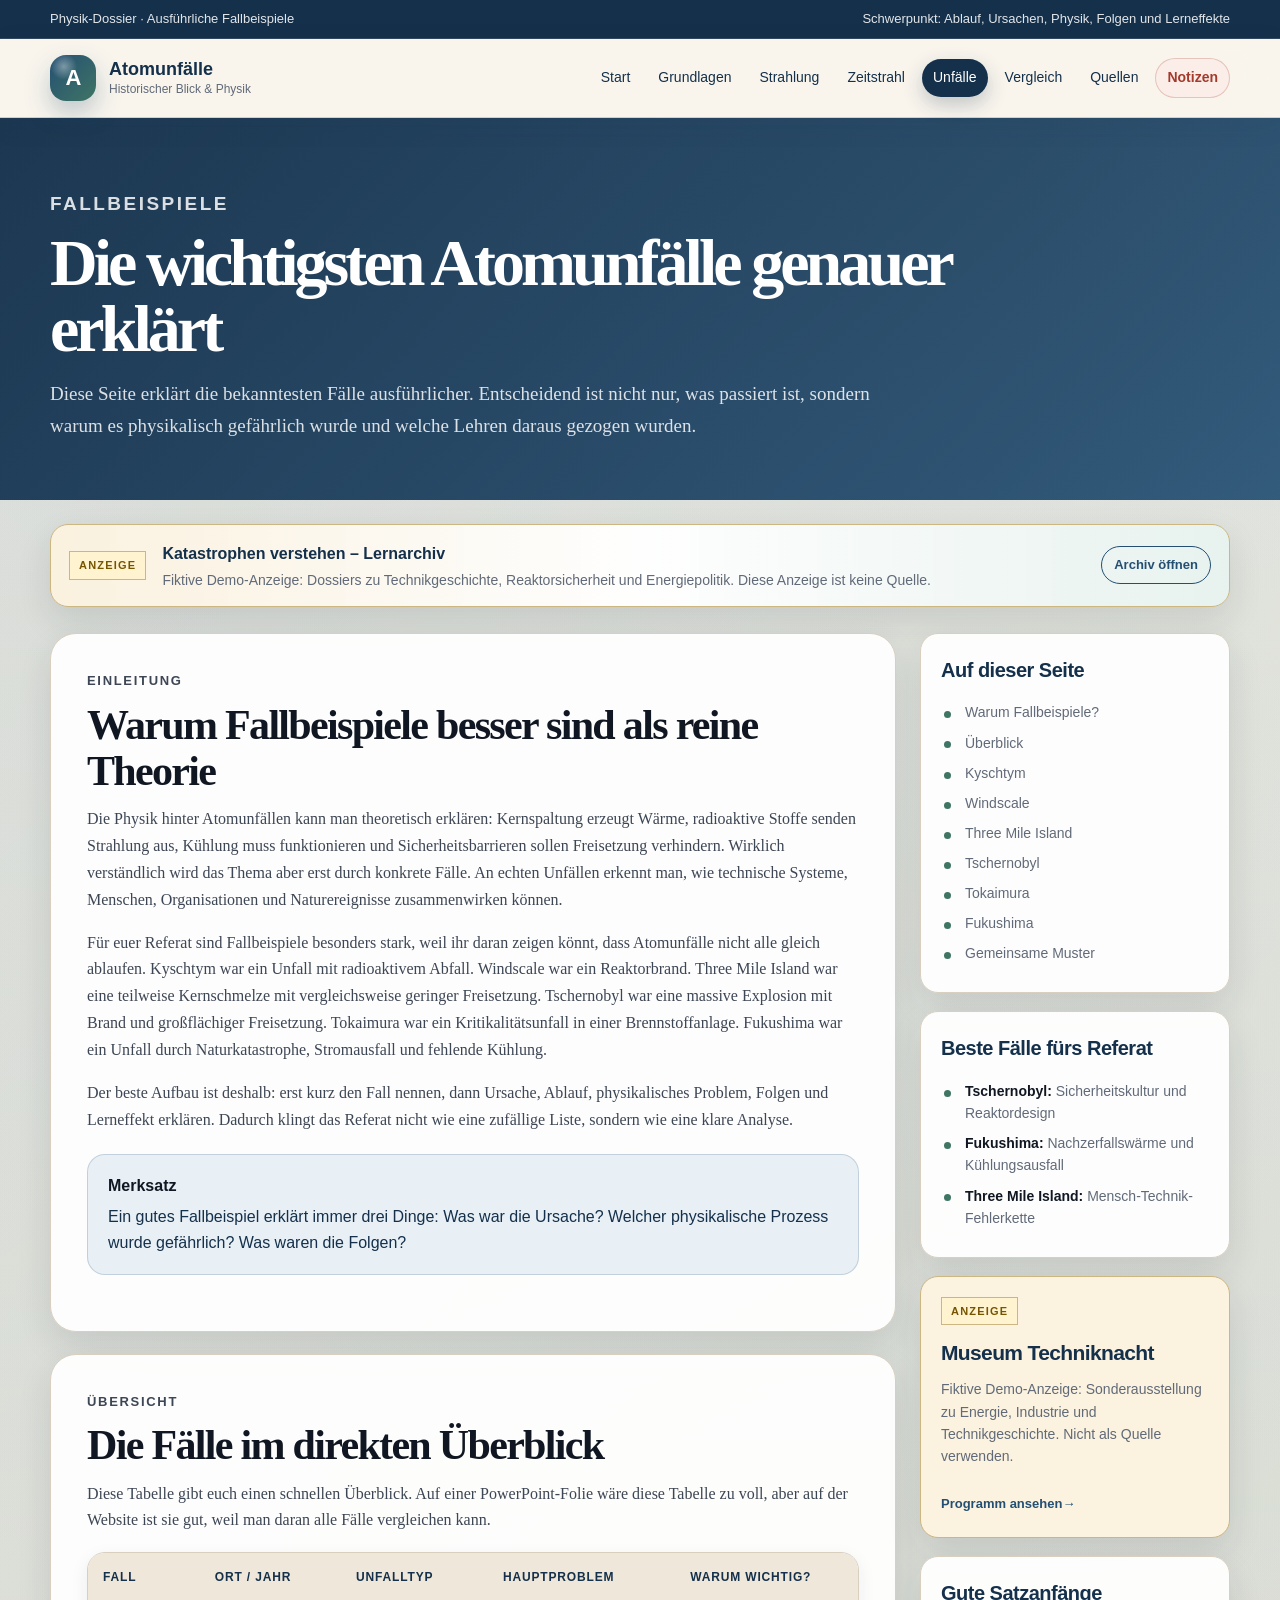
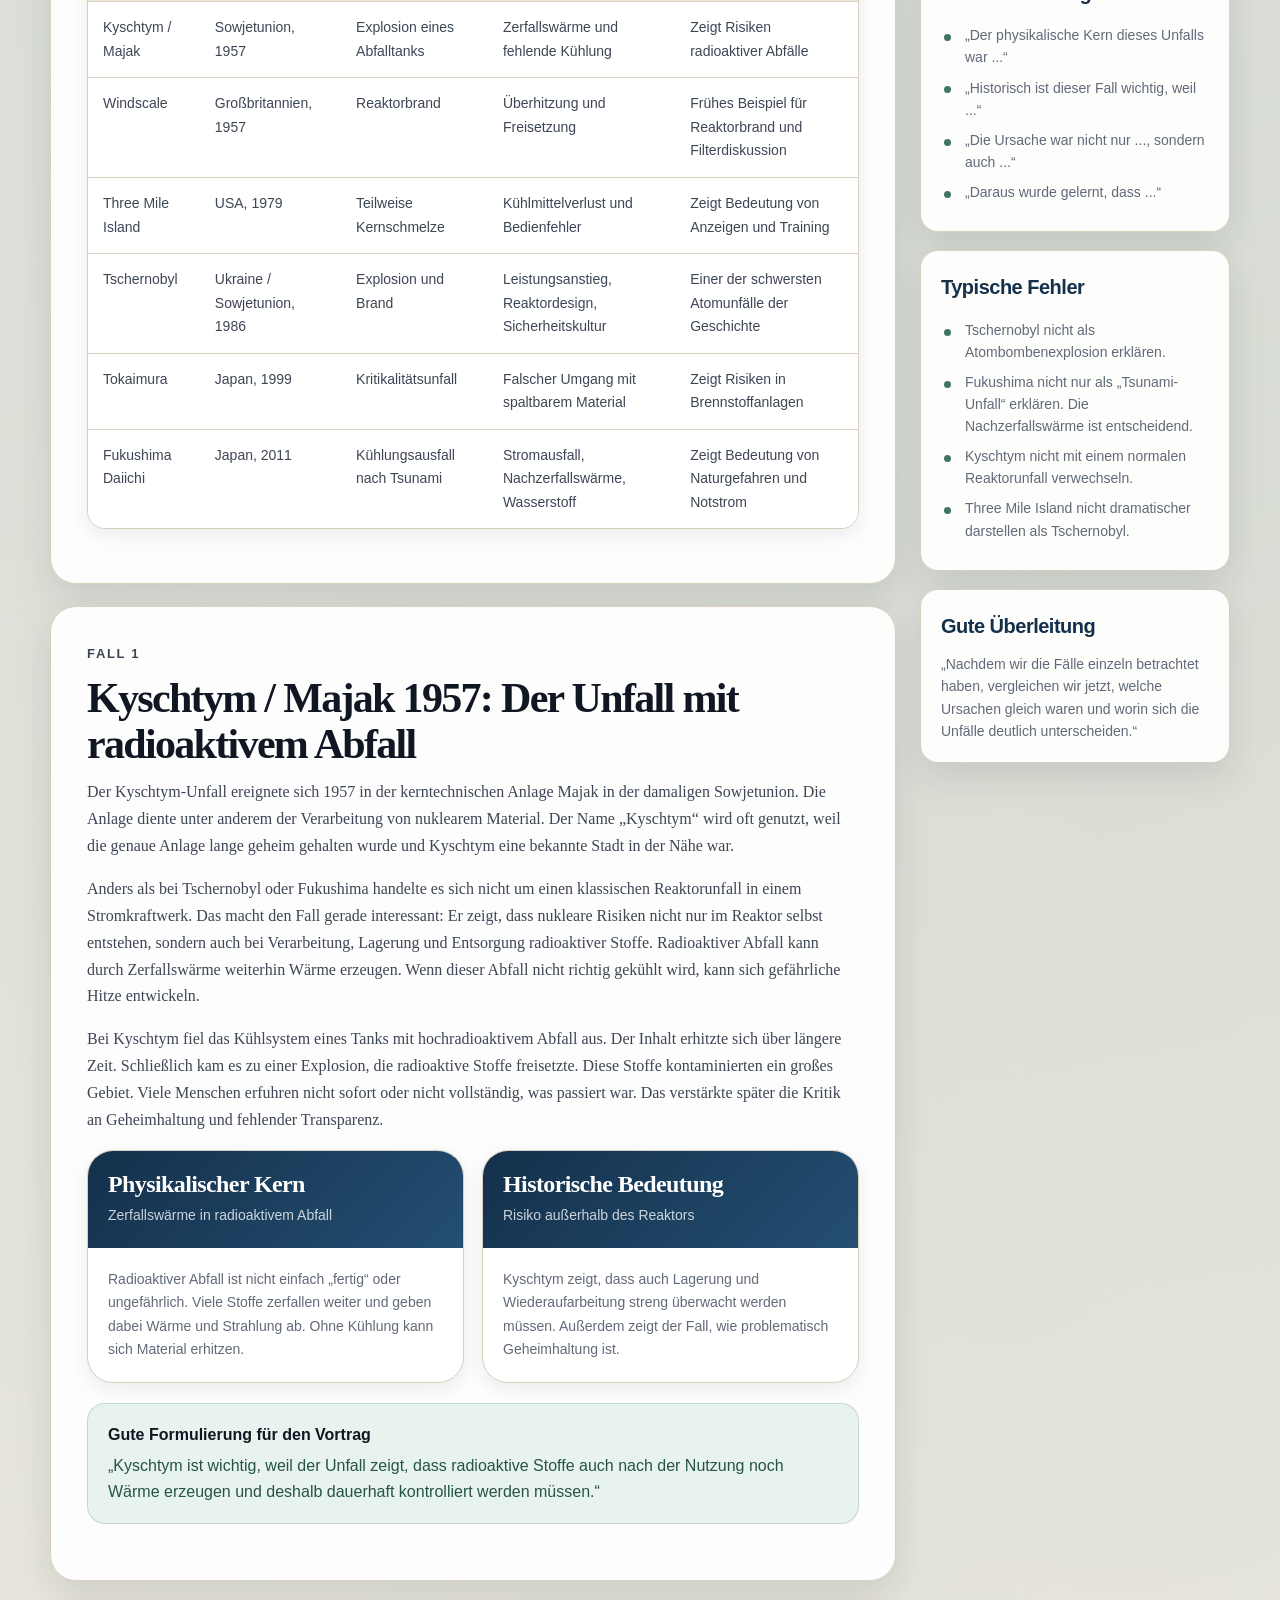
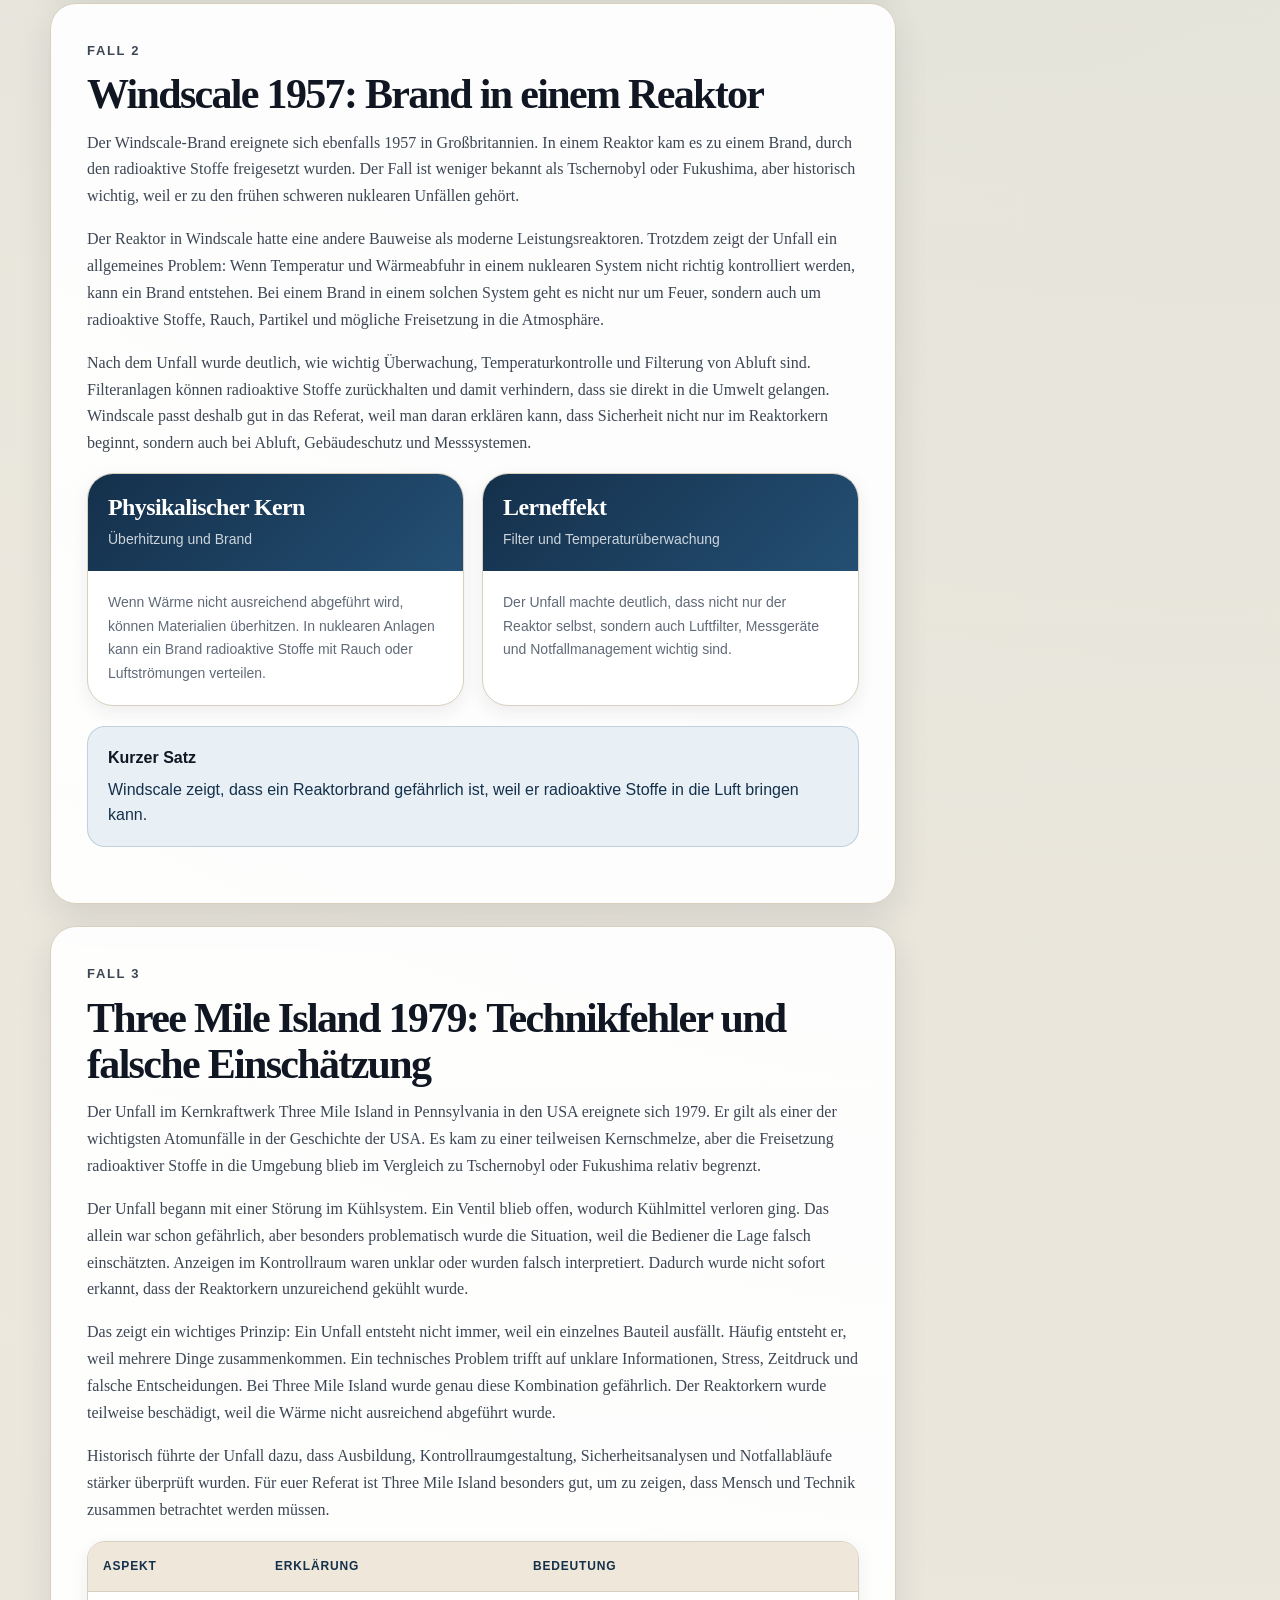
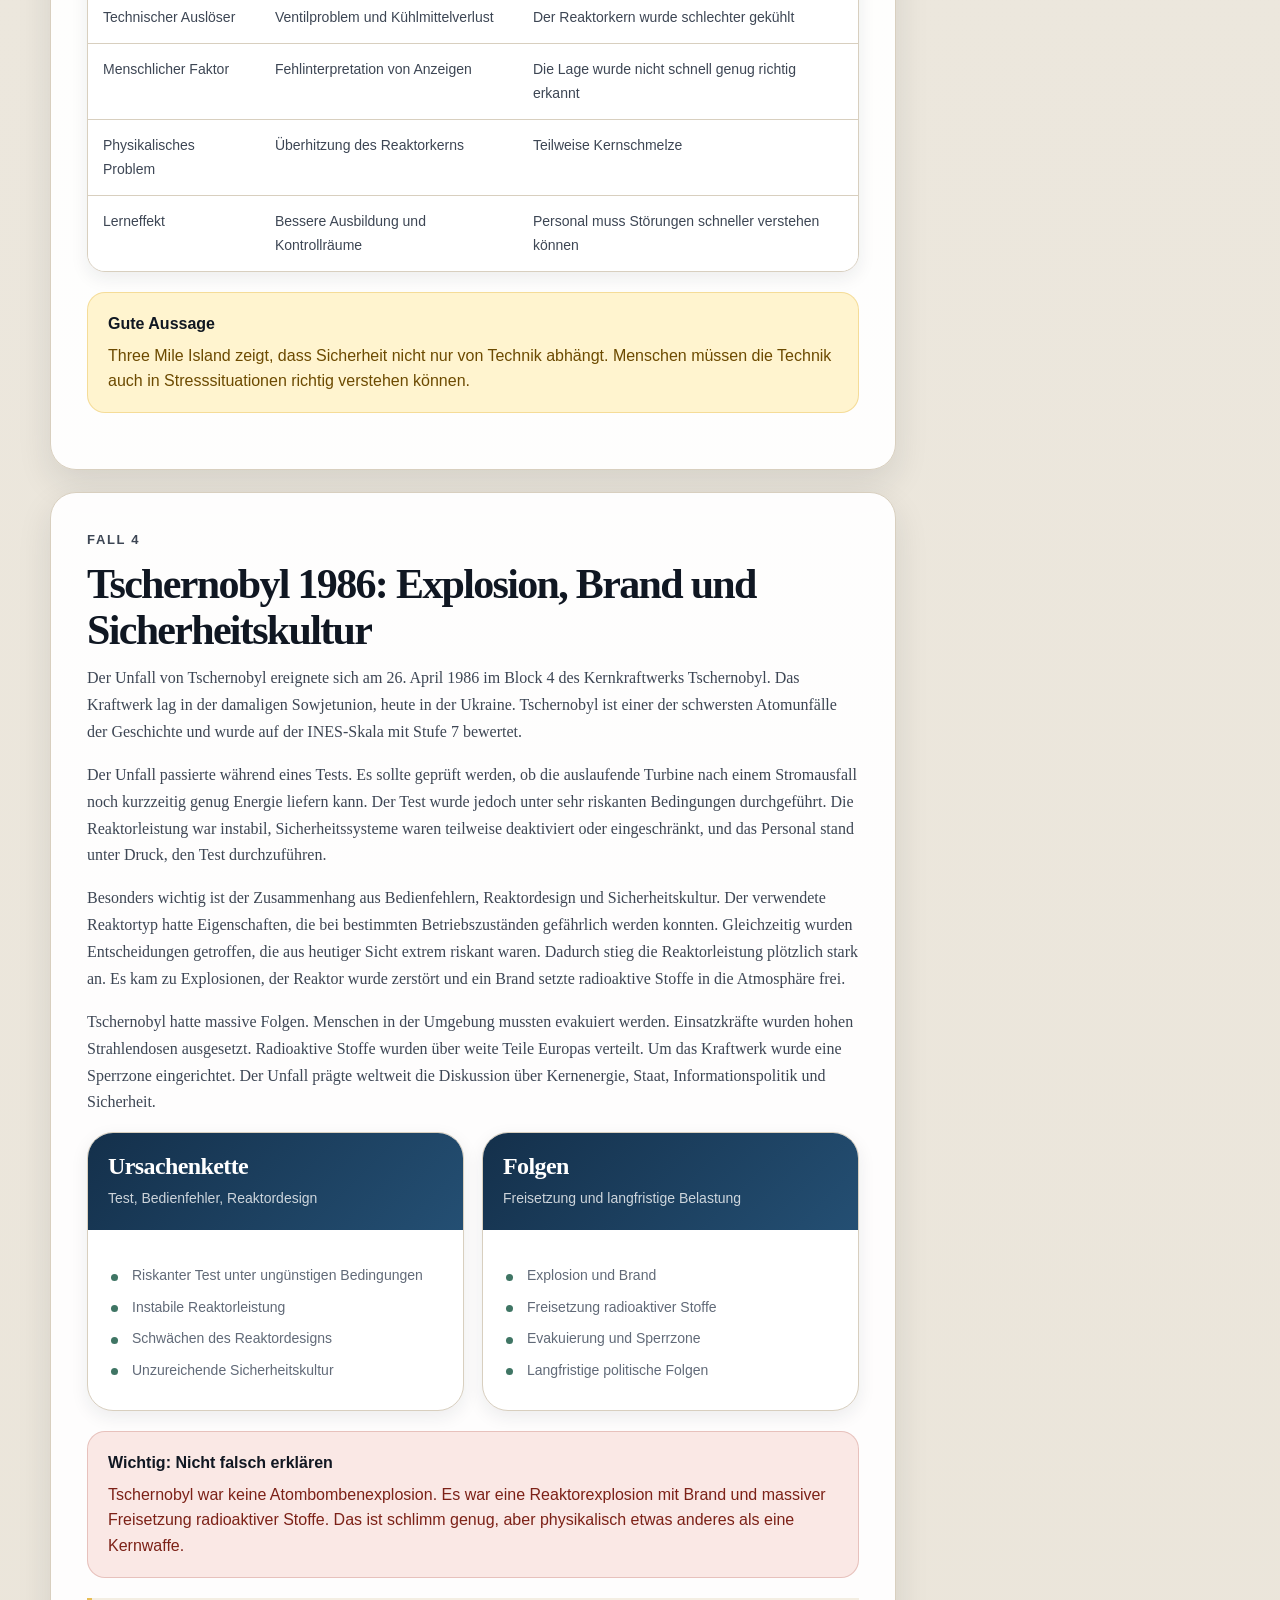
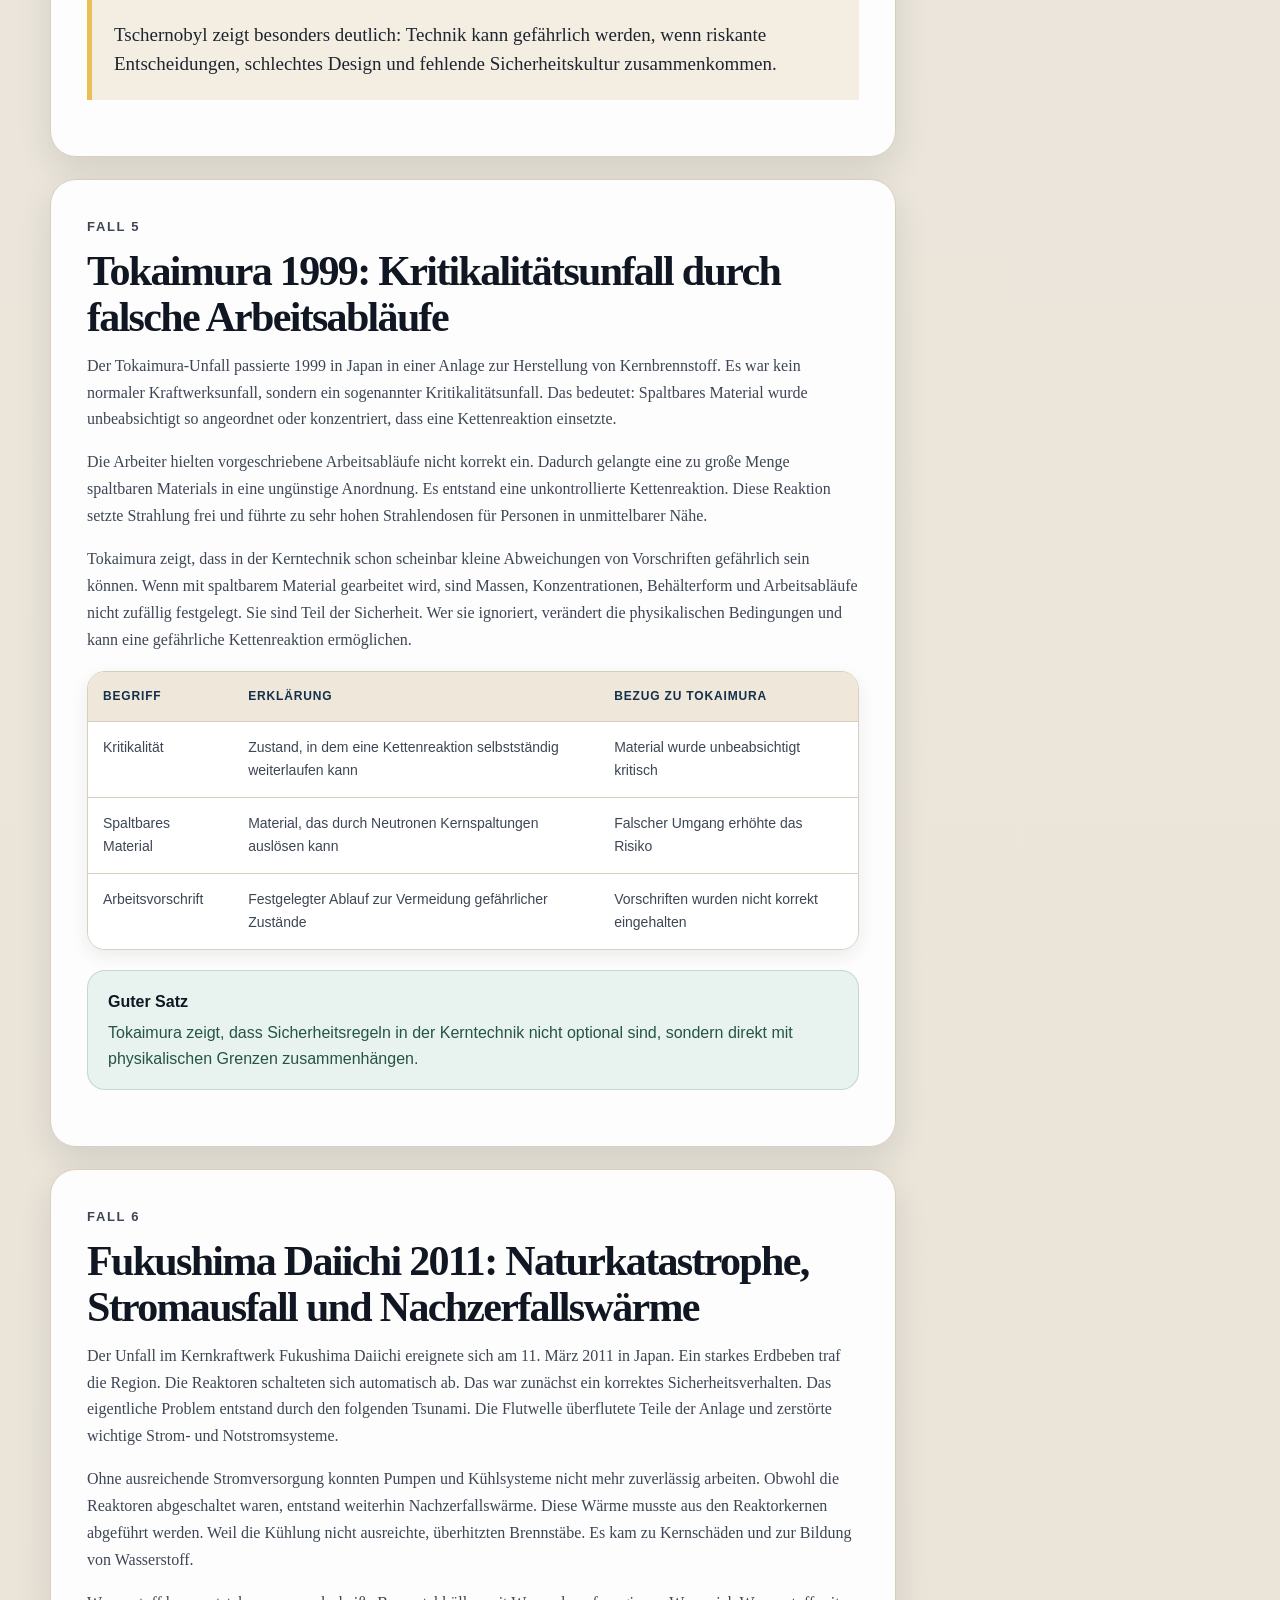
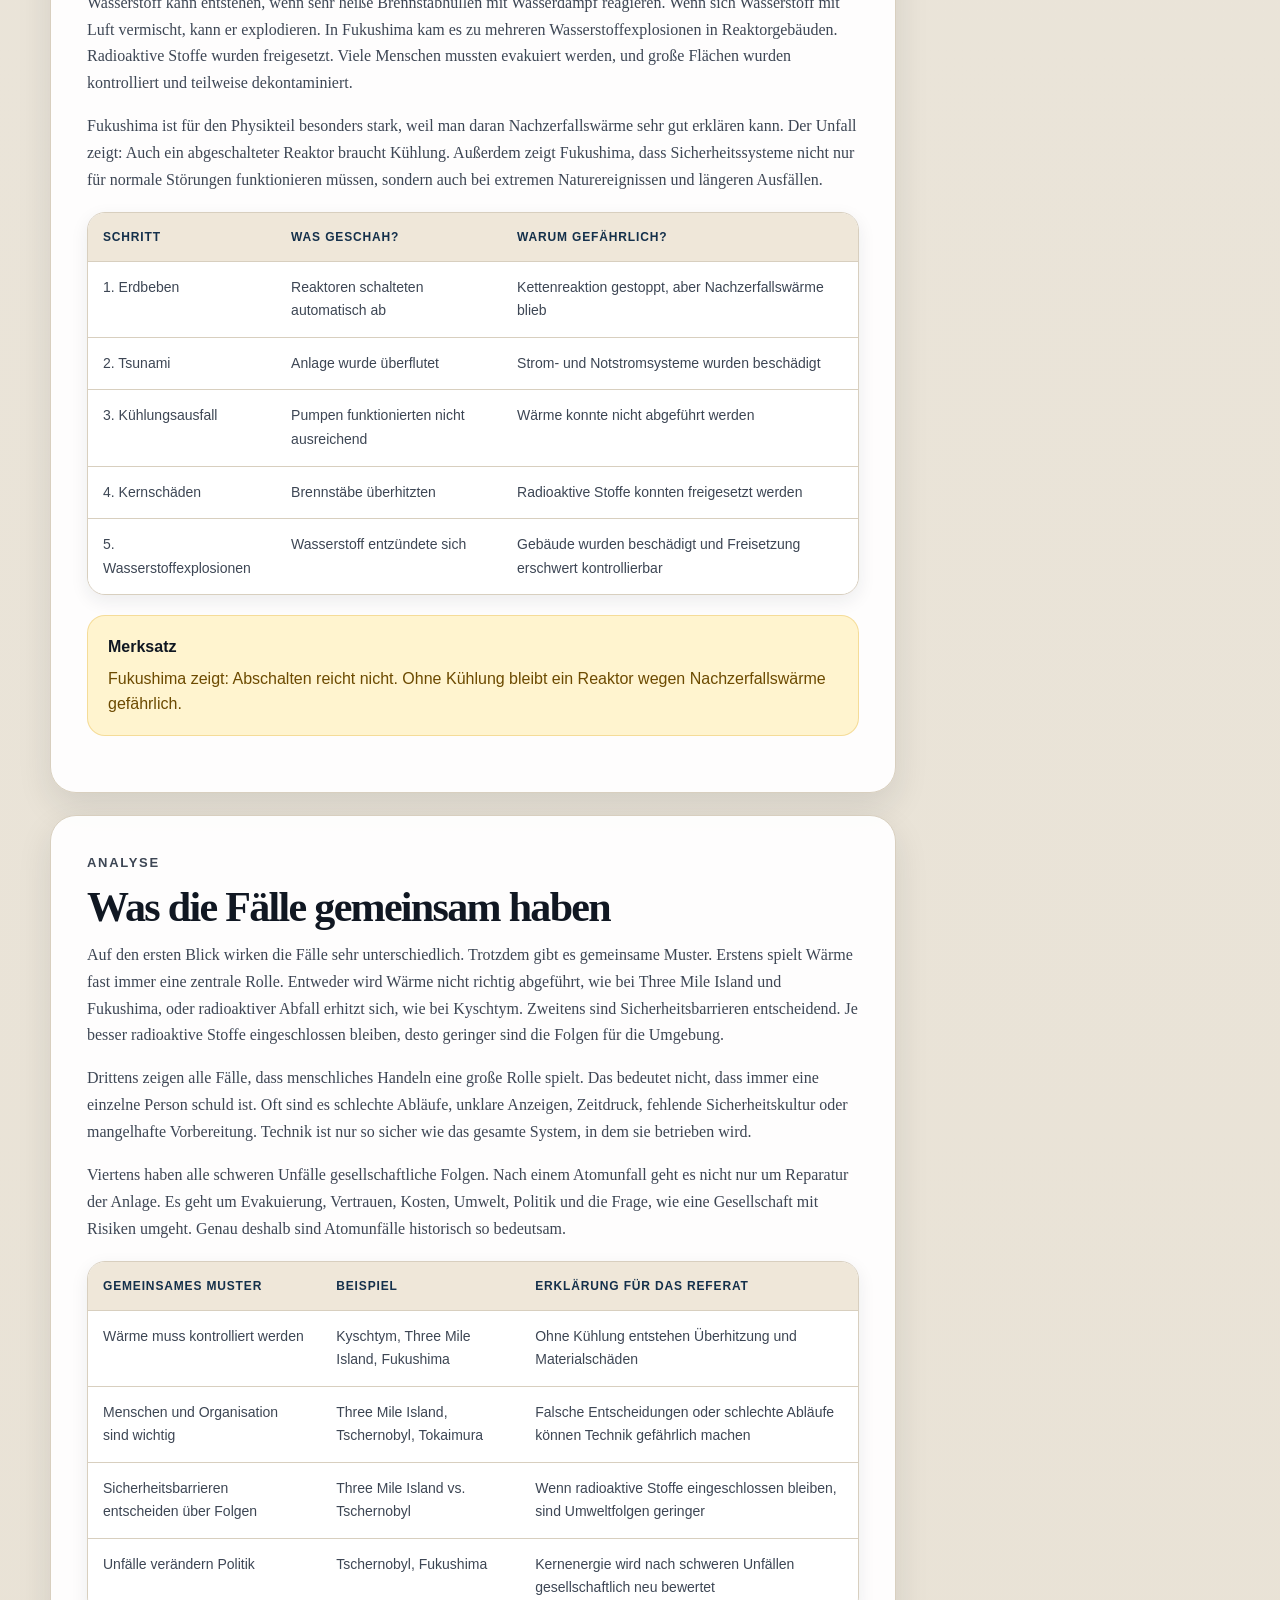
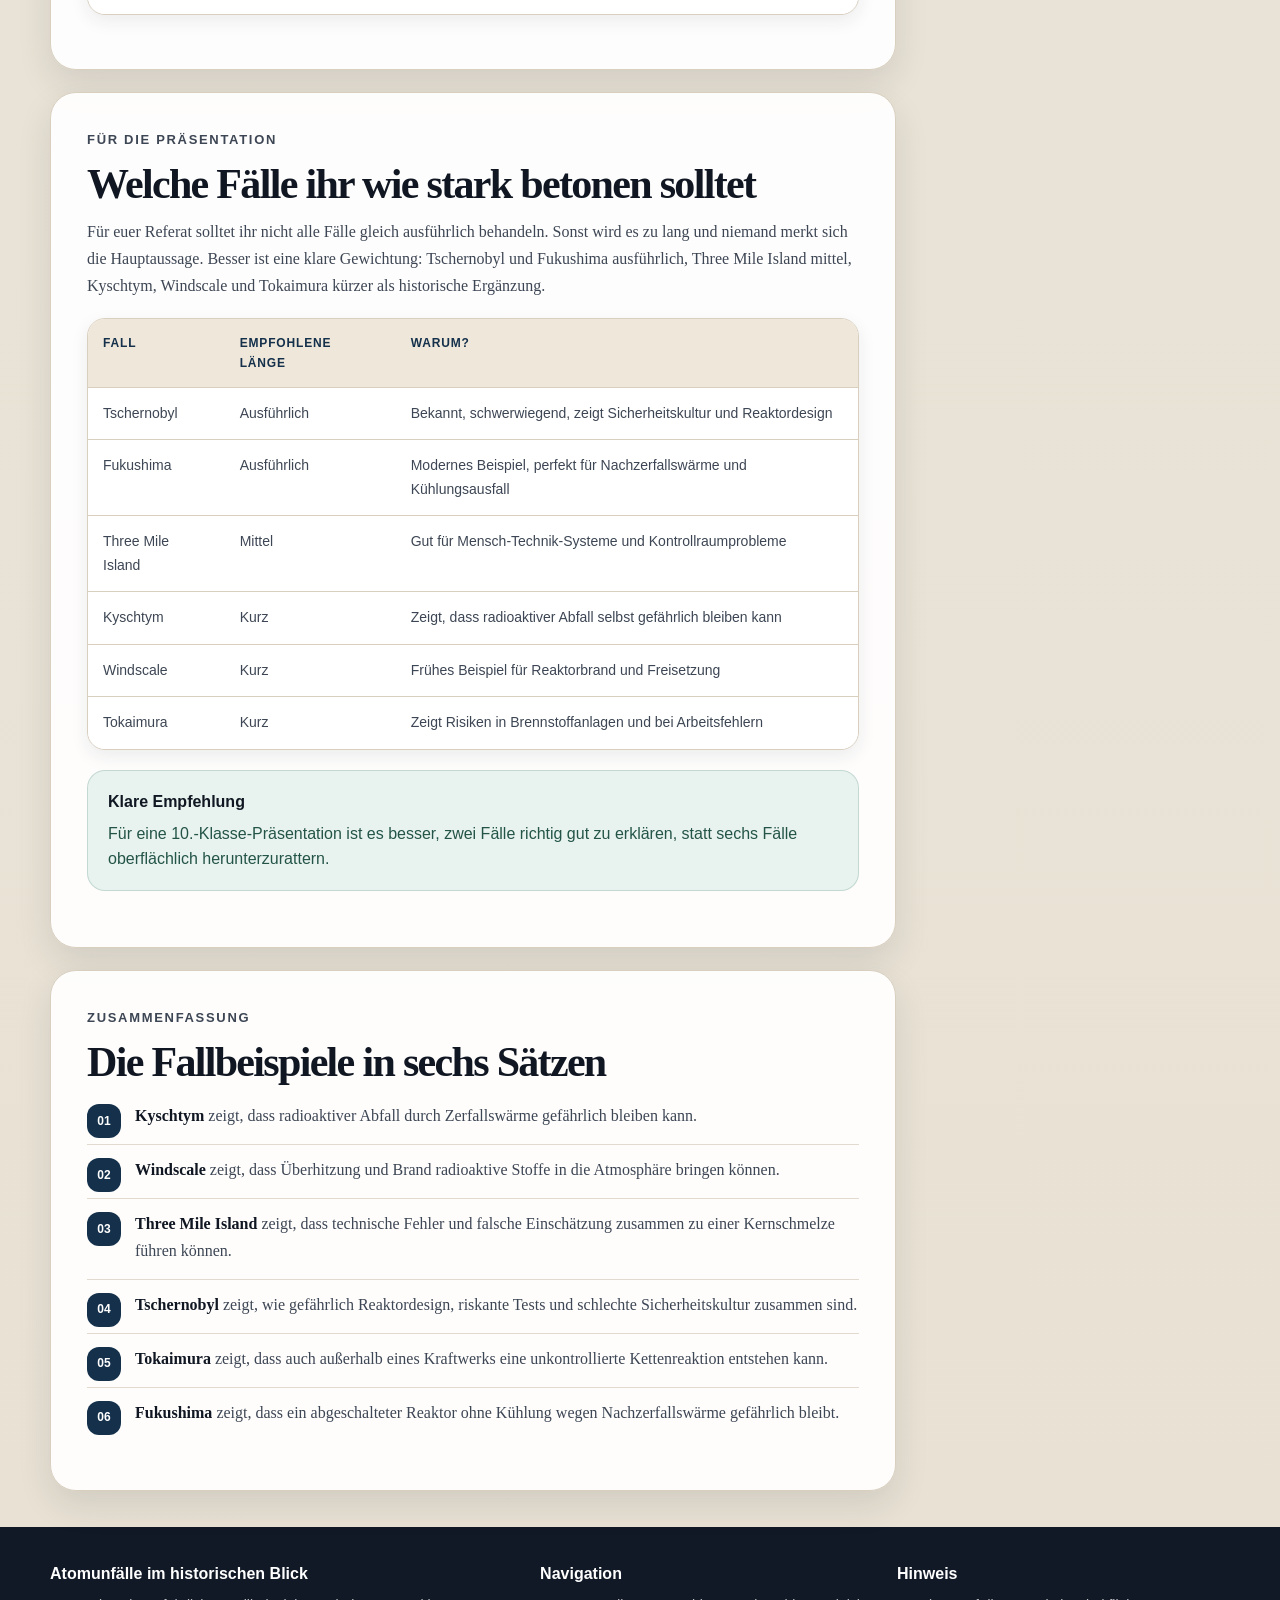
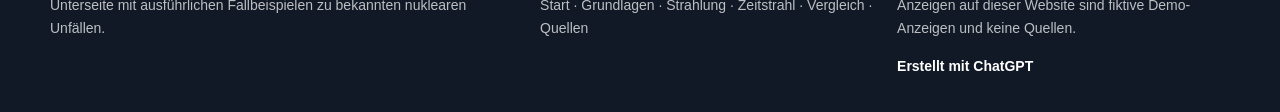
<file: unfaelle.html>
<!DOCTYPE html>
<html lang="de">
<head>
  <meta charset="UTF-8" />
  <meta name="viewport" content="width=device-width, initial-scale=1.0" />
  <meta name="description" content="Ausführliche Fallbeispiele zu Atomunfällen: Kyschtym, Windscale, Three Mile Island, Tschernobyl, Tokaimura und Fukushima Daiichi mit Ursachen, Ablauf, Physik und Folgen." />
  <meta name="author" content="Physik Referat" />
  <title>Fallbeispiele | Atomunfälle im historischen Blick</title>
  <link rel="stylesheet" href="style.css" />
</head>
<body>
  <div class="top-info-bar">
    <div class="page-wrap top-info-inner">
      <span>Physik-Dossier · Ausführliche Fallbeispiele</span>
      <span>Schwerpunkt: Ablauf, Ursachen, Physik, Folgen und Lerneffekte</span>
    </div>
  </div>

  <header class="site-header">
    <div class="page-wrap header-grid">
      <a class="brand" href="index.html" aria-label="Startseite öffnen">
        <span class="brand-mark">A</span>
        <span class="brand-text">
          <strong>Atomunfälle</strong>
          <small>Historischer Blick & Physik</small>
        </span>
      </a>

      <button class="mobile-menu-button" id="menuButton" aria-label="Navigation öffnen" aria-expanded="false">
        <span></span>
        <span></span>
        <span></span>
      </button>

      <nav class="main-nav" id="mainNav" aria-label="Hauptnavigation">
        <a href="index.html">Start</a>
        <a href="grundlagen.html">Grundlagen</a>
        <a href="strahlung.html">Strahlung</a>
        <a href="timeline.html">Zeitstrahl</a>
        <a class="active" href="unfaelle.html">Unfälle</a>
        <a href="vergleich.html">Vergleich</a>
        <a href="quellen.html">Quellen</a>
        <a class="Notizen-link" href="notizen.html" data-Notizen-link>Notizen</a>
      </nav>
    </div>
  </header>

  <main>
    <section class="subpage-hero">
      <div class="page-wrap">
        <p class="kicker">Fallbeispiele</p>
        <h1>Die wichtigsten Atomunfälle genauer erklärt</h1>
        <p>
          Diese Seite erklärt die bekanntesten Fälle ausführlicher. Entscheidend ist nicht nur, was passiert ist, sondern warum es physikalisch gefährlich wurde und welche Lehren daraus gezogen wurden.
        </p>
      </div>
    </section>

    <div class="page-wrap ad-wrap">
      <aside class="ad-banner" aria-label="Anzeige">
        <div class="ad-tag">Anzeige</div>
        <div>
          <strong>Katastrophen verstehen – Lernarchiv</strong>
          <p>Fiktive Demo-Anzeige: Dossiers zu Technikgeschichte, Reaktorsicherheit und Energiepolitik. Diese Anzeige ist keine Quelle.</p>
        </div>
        <span class="ad-fake-button">Archiv öffnen</span>
      </aside>
    </div>

    <div class="page-wrap article-layout">
      <div class="article-main">
        <article class="article-box" id="einleitung">
          <p class="kicker">Einleitung</p>
          <h2>Warum Fallbeispiele besser sind als reine Theorie</h2>
          <p>
            Die Physik hinter Atomunfällen kann man theoretisch erklären: Kernspaltung erzeugt Wärme, radioaktive Stoffe senden Strahlung aus, Kühlung muss funktionieren und Sicherheitsbarrieren sollen Freisetzung verhindern. Wirklich verständlich wird das Thema aber erst durch konkrete Fälle. An echten Unfällen erkennt man, wie technische Systeme, Menschen, Organisationen und Naturereignisse zusammenwirken können.
          </p>
          <p>
            Für euer Referat sind Fallbeispiele besonders stark, weil ihr daran zeigen könnt, dass Atomunfälle nicht alle gleich ablaufen. Kyschtym war ein Unfall mit radioaktivem Abfall. Windscale war ein Reaktorbrand. Three Mile Island war eine teilweise Kernschmelze mit vergleichsweise geringer Freisetzung. Tschernobyl war eine massive Explosion mit Brand und großflächiger Freisetzung. Tokaimura war ein Kritikalitätsunfall in einer Brennstoffanlage. Fukushima war ein Unfall durch Naturkatastrophe, Stromausfall und fehlende Kühlung.
          </p>
          <p>
            Der beste Aufbau ist deshalb: erst kurz den Fall nennen, dann Ursache, Ablauf, physikalisches Problem, Folgen und Lerneffekt erklären. Dadurch klingt das Referat nicht wie eine zufällige Liste, sondern wie eine klare Analyse.
          </p>

          <div class="info-callout">
            <strong>Merksatz</strong>
            Ein gutes Fallbeispiel erklärt immer drei Dinge: Was war die Ursache? Welcher physikalische Prozess wurde gefährlich? Was waren die Folgen?
          </div>
        </article>

        <article class="article-box" id="uebersicht">
          <p class="kicker">Übersicht</p>
          <h2>Die Fälle im direkten Überblick</h2>
          <p>
            Diese Tabelle gibt euch einen schnellen Überblick. Auf einer PowerPoint-Folie wäre diese Tabelle zu voll, aber auf der Website ist sie gut, weil man daran alle Fälle vergleichen kann.
          </p>

          <div class="data-table-wrap">
            <table class="data-table">
              <thead>
                <tr>
                  <th>Fall</th>
                  <th>Ort / Jahr</th>
                  <th>Unfalltyp</th>
                  <th>Hauptproblem</th>
                  <th>Warum wichtig?</th>
                </tr>
              </thead>
              <tbody>
                <tr>
                  <td>Kyschtym / Majak</td>
                  <td>Sowjetunion, 1957</td>
                  <td>Explosion eines Abfalltanks</td>
                  <td>Zerfallswärme und fehlende Kühlung</td>
                  <td>Zeigt Risiken radioaktiver Abfälle</td>
                </tr>
                <tr>
                  <td>Windscale</td>
                  <td>Großbritannien, 1957</td>
                  <td>Reaktorbrand</td>
                  <td>Überhitzung und Freisetzung</td>
                  <td>Frühes Beispiel für Reaktorbrand und Filterdiskussion</td>
                </tr>
                <tr>
                  <td>Three Mile Island</td>
                  <td>USA, 1979</td>
                  <td>Teilweise Kernschmelze</td>
                  <td>Kühlmittelverlust und Bedienfehler</td>
                  <td>Zeigt Bedeutung von Anzeigen und Training</td>
                </tr>
                <tr>
                  <td>Tschernobyl</td>
                  <td>Ukraine / Sowjetunion, 1986</td>
                  <td>Explosion und Brand</td>
                  <td>Leistungsanstieg, Reaktordesign, Sicherheitskultur</td>
                  <td>Einer der schwersten Atomunfälle der Geschichte</td>
                </tr>
                <tr>
                  <td>Tokaimura</td>
                  <td>Japan, 1999</td>
                  <td>Kritikalitätsunfall</td>
                  <td>Falscher Umgang mit spaltbarem Material</td>
                  <td>Zeigt Risiken in Brennstoffanlagen</td>
                </tr>
                <tr>
                  <td>Fukushima Daiichi</td>
                  <td>Japan, 2011</td>
                  <td>Kühlungsausfall nach Tsunami</td>
                  <td>Stromausfall, Nachzerfallswärme, Wasserstoff</td>
                  <td>Zeigt Bedeutung von Naturgefahren und Notstrom</td>
                </tr>
              </tbody>
            </table>
          </div>
        </article>

        <article class="article-box" id="kyschtym">
          <p class="kicker">Fall 1</p>
          <h2>Kyschtym / Majak 1957: Der Unfall mit radioaktivem Abfall</h2>
          <p>
            Der Kyschtym-Unfall ereignete sich 1957 in der kerntechnischen Anlage Majak in der damaligen Sowjetunion. Die Anlage diente unter anderem der Verarbeitung von nuklearem Material. Der Name „Kyschtym“ wird oft genutzt, weil die genaue Anlage lange geheim gehalten wurde und Kyschtym eine bekannte Stadt in der Nähe war.
          </p>
          <p>
            Anders als bei Tschernobyl oder Fukushima handelte es sich nicht um einen klassischen Reaktorunfall in einem Stromkraftwerk. Das macht den Fall gerade interessant: Er zeigt, dass nukleare Risiken nicht nur im Reaktor selbst entstehen, sondern auch bei Verarbeitung, Lagerung und Entsorgung radioaktiver Stoffe. Radioaktiver Abfall kann durch Zerfallswärme weiterhin Wärme erzeugen. Wenn dieser Abfall nicht richtig gekühlt wird, kann sich gefährliche Hitze entwickeln.
          </p>
          <p>
            Bei Kyschtym fiel das Kühlsystem eines Tanks mit hochradioaktivem Abfall aus. Der Inhalt erhitzte sich über längere Zeit. Schließlich kam es zu einer Explosion, die radioaktive Stoffe freisetzte. Diese Stoffe kontaminierten ein großes Gebiet. Viele Menschen erfuhren nicht sofort oder nicht vollständig, was passiert war. Das verstärkte später die Kritik an Geheimhaltung und fehlender Transparenz.
          </p>

          <div class="case-grid">
            <div class="case-card">
              <div class="case-card-header">
                <h3>Physikalischer Kern</h3>
                <p>Zerfallswärme in radioaktivem Abfall</p>
              </div>
              <div class="case-card-body">
                <p>
                  Radioaktiver Abfall ist nicht einfach „fertig“ oder ungefährlich. Viele Stoffe zerfallen weiter und geben dabei Wärme und Strahlung ab. Ohne Kühlung kann sich Material erhitzen.
                </p>
              </div>
            </div>
            <div class="case-card">
              <div class="case-card-header">
                <h3>Historische Bedeutung</h3>
                <p>Risiko außerhalb des Reaktors</p>
              </div>
              <div class="case-card-body">
                <p>
                  Kyschtym zeigt, dass auch Lagerung und Wiederaufarbeitung streng überwacht werden müssen. Außerdem zeigt der Fall, wie problematisch Geheimhaltung ist.
                </p>
              </div>
            </div>
          </div>

          <div class="green-callout">
            <strong>Gute Formulierung für den Vortrag</strong>
            „Kyschtym ist wichtig, weil der Unfall zeigt, dass radioaktive Stoffe auch nach der Nutzung noch Wärme erzeugen und deshalb dauerhaft kontrolliert werden müssen.“
          </div>
        </article>

        <article class="article-box" id="windscale">
          <p class="kicker">Fall 2</p>
          <h2>Windscale 1957: Brand in einem Reaktor</h2>
          <p>
            Der Windscale-Brand ereignete sich ebenfalls 1957 in Großbritannien. In einem Reaktor kam es zu einem Brand, durch den radioaktive Stoffe freigesetzt wurden. Der Fall ist weniger bekannt als Tschernobyl oder Fukushima, aber historisch wichtig, weil er zu den frühen schweren nuklearen Unfällen gehört.
          </p>
          <p>
            Der Reaktor in Windscale hatte eine andere Bauweise als moderne Leistungsreaktoren. Trotzdem zeigt der Unfall ein allgemeines Problem: Wenn Temperatur und Wärmeabfuhr in einem nuklearen System nicht richtig kontrolliert werden, kann ein Brand entstehen. Bei einem Brand in einem solchen System geht es nicht nur um Feuer, sondern auch um radioaktive Stoffe, Rauch, Partikel und mögliche Freisetzung in die Atmosphäre.
          </p>
          <p>
            Nach dem Unfall wurde deutlich, wie wichtig Überwachung, Temperaturkontrolle und Filterung von Abluft sind. Filteranlagen können radioaktive Stoffe zurückhalten und damit verhindern, dass sie direkt in die Umwelt gelangen. Windscale passt deshalb gut in das Referat, weil man daran erklären kann, dass Sicherheit nicht nur im Reaktorkern beginnt, sondern auch bei Abluft, Gebäudeschutz und Messsystemen.
          </p>

          <div class="case-grid">
            <div class="case-card">
              <div class="case-card-header">
                <h3>Physikalischer Kern</h3>
                <p>Überhitzung und Brand</p>
              </div>
              <div class="case-card-body">
                <p>
                  Wenn Wärme nicht ausreichend abgeführt wird, können Materialien überhitzen. In nuklearen Anlagen kann ein Brand radioaktive Stoffe mit Rauch oder Luftströmungen verteilen.
                </p>
              </div>
            </div>
            <div class="case-card">
              <div class="case-card-header">
                <h3>Lerneffekt</h3>
                <p>Filter und Temperaturüberwachung</p>
              </div>
              <div class="case-card-body">
                <p>
                  Der Unfall machte deutlich, dass nicht nur der Reaktor selbst, sondern auch Luftfilter, Messgeräte und Notfallmanagement wichtig sind.
                </p>
              </div>
            </div>
          </div>

          <div class="info-callout">
            <strong>Kurzer Satz</strong>
            Windscale zeigt, dass ein Reaktorbrand gefährlich ist, weil er radioaktive Stoffe in die Luft bringen kann.
          </div>
        </article>

        <article class="article-box" id="three-mile-island">
          <p class="kicker">Fall 3</p>
          <h2>Three Mile Island 1979: Technikfehler und falsche Einschätzung</h2>
          <p>
            Der Unfall im Kernkraftwerk Three Mile Island in Pennsylvania in den USA ereignete sich 1979. Er gilt als einer der wichtigsten Atomunfälle in der Geschichte der USA. Es kam zu einer teilweisen Kernschmelze, aber die Freisetzung radioaktiver Stoffe in die Umgebung blieb im Vergleich zu Tschernobyl oder Fukushima relativ begrenzt.
          </p>
          <p>
            Der Unfall begann mit einer Störung im Kühlsystem. Ein Ventil blieb offen, wodurch Kühlmittel verloren ging. Das allein war schon gefährlich, aber besonders problematisch wurde die Situation, weil die Bediener die Lage falsch einschätzten. Anzeigen im Kontrollraum waren unklar oder wurden falsch interpretiert. Dadurch wurde nicht sofort erkannt, dass der Reaktorkern unzureichend gekühlt wurde.
          </p>
          <p>
            Das zeigt ein wichtiges Prinzip: Ein Unfall entsteht nicht immer, weil ein einzelnes Bauteil ausfällt. Häufig entsteht er, weil mehrere Dinge zusammenkommen. Ein technisches Problem trifft auf unklare Informationen, Stress, Zeitdruck und falsche Entscheidungen. Bei Three Mile Island wurde genau diese Kombination gefährlich. Der Reaktorkern wurde teilweise beschädigt, weil die Wärme nicht ausreichend abgeführt wurde.
          </p>
          <p>
            Historisch führte der Unfall dazu, dass Ausbildung, Kontrollraumgestaltung, Sicherheitsanalysen und Notfallabläufe stärker überprüft wurden. Für euer Referat ist Three Mile Island besonders gut, um zu zeigen, dass Mensch und Technik zusammen betrachtet werden müssen.
          </p>

          <div class="data-table-wrap">
            <table class="data-table">
              <thead>
                <tr>
                  <th>Aspekt</th>
                  <th>Erklärung</th>
                  <th>Bedeutung</th>
                </tr>
              </thead>
              <tbody>
                <tr>
                  <td>Technischer Auslöser</td>
                  <td>Ventilproblem und Kühlmittelverlust</td>
                  <td>Der Reaktorkern wurde schlechter gekühlt</td>
                </tr>
                <tr>
                  <td>Menschlicher Faktor</td>
                  <td>Fehlinterpretation von Anzeigen</td>
                  <td>Die Lage wurde nicht schnell genug richtig erkannt</td>
                </tr>
                <tr>
                  <td>Physikalisches Problem</td>
                  <td>Überhitzung des Reaktorkerns</td>
                  <td>Teilweise Kernschmelze</td>
                </tr>
                <tr>
                  <td>Lerneffekt</td>
                  <td>Bessere Ausbildung und Kontrollräume</td>
                  <td>Personal muss Störungen schneller verstehen können</td>
                </tr>
              </tbody>
            </table>
          </div>

          <div class="warning-callout">
            <strong>Gute Aussage</strong>
            Three Mile Island zeigt, dass Sicherheit nicht nur von Technik abhängt. Menschen müssen die Technik auch in Stresssituationen richtig verstehen können.
          </div>
        </article>

        <article class="article-box" id="tschernobyl">
          <p class="kicker">Fall 4</p>
          <h2>Tschernobyl 1986: Explosion, Brand und Sicherheitskultur</h2>
          <p>
            Der Unfall von Tschernobyl ereignete sich am 26. April 1986 im Block 4 des Kernkraftwerks Tschernobyl. Das Kraftwerk lag in der damaligen Sowjetunion, heute in der Ukraine. Tschernobyl ist einer der schwersten Atomunfälle der Geschichte und wurde auf der INES-Skala mit Stufe 7 bewertet.
          </p>
          <p>
            Der Unfall passierte während eines Tests. Es sollte geprüft werden, ob die auslaufende Turbine nach einem Stromausfall noch kurzzeitig genug Energie liefern kann. Der Test wurde jedoch unter sehr riskanten Bedingungen durchgeführt. Die Reaktorleistung war instabil, Sicherheitssysteme waren teilweise deaktiviert oder eingeschränkt, und das Personal stand unter Druck, den Test durchzuführen.
          </p>
          <p>
            Besonders wichtig ist der Zusammenhang aus Bedienfehlern, Reaktordesign und Sicherheitskultur. Der verwendete Reaktortyp hatte Eigenschaften, die bei bestimmten Betriebszuständen gefährlich werden konnten. Gleichzeitig wurden Entscheidungen getroffen, die aus heutiger Sicht extrem riskant waren. Dadurch stieg die Reaktorleistung plötzlich stark an. Es kam zu Explosionen, der Reaktor wurde zerstört und ein Brand setzte radioaktive Stoffe in die Atmosphäre frei.
          </p>
          <p>
            Tschernobyl hatte massive Folgen. Menschen in der Umgebung mussten evakuiert werden. Einsatzkräfte wurden hohen Strahlendosen ausgesetzt. Radioaktive Stoffe wurden über weite Teile Europas verteilt. Um das Kraftwerk wurde eine Sperrzone eingerichtet. Der Unfall prägte weltweit die Diskussion über Kernenergie, Staat, Informationspolitik und Sicherheit.
          </p>

          <div class="case-grid">
            <div class="case-card">
              <div class="case-card-header">
                <h3>Ursachenkette</h3>
                <p>Test, Bedienfehler, Reaktordesign</p>
              </div>
              <div class="case-card-body">
                <ul class="clean-list dot-list">
                  <li>Riskanter Test unter ungünstigen Bedingungen</li>
                  <li>Instabile Reaktorleistung</li>
                  <li>Schwächen des Reaktordesigns</li>
                  <li>Unzureichende Sicherheitskultur</li>
                </ul>
              </div>
            </div>
            <div class="case-card">
              <div class="case-card-header">
                <h3>Folgen</h3>
                <p>Freisetzung und langfristige Belastung</p>
              </div>
              <div class="case-card-body">
                <ul class="clean-list dot-list">
                  <li>Explosion und Brand</li>
                  <li>Freisetzung radioaktiver Stoffe</li>
                  <li>Evakuierung und Sperrzone</li>
                  <li>Langfristige politische Folgen</li>
                </ul>
              </div>
            </div>
          </div>

          <div class="red-callout">
            <strong>Wichtig: Nicht falsch erklären</strong>
            Tschernobyl war keine Atombombenexplosion. Es war eine Reaktorexplosion mit Brand und massiver Freisetzung radioaktiver Stoffe. Das ist schlimm genug, aber physikalisch etwas anderes als eine Kernwaffe.
          </div>

          <div class="quote-box">
            Tschernobyl zeigt besonders deutlich: Technik kann gefährlich werden, wenn riskante Entscheidungen, schlechtes Design und fehlende Sicherheitskultur zusammenkommen.
          </div>
        </article>

        <article class="article-box" id="tokaimura">
          <p class="kicker">Fall 5</p>
          <h2>Tokaimura 1999: Kritikalitätsunfall durch falsche Arbeitsabläufe</h2>
          <p>
            Der Tokaimura-Unfall passierte 1999 in Japan in einer Anlage zur Herstellung von Kernbrennstoff. Es war kein normaler Kraftwerksunfall, sondern ein sogenannter Kritikalitätsunfall. Das bedeutet: Spaltbares Material wurde unbeabsichtigt so angeordnet oder konzentriert, dass eine Kettenreaktion einsetzte.
          </p>
          <p>
            Die Arbeiter hielten vorgeschriebene Arbeitsabläufe nicht korrekt ein. Dadurch gelangte eine zu große Menge spaltbaren Materials in eine ungünstige Anordnung. Es entstand eine unkontrollierte Kettenreaktion. Diese Reaktion setzte Strahlung frei und führte zu sehr hohen Strahlendosen für Personen in unmittelbarer Nähe.
          </p>
          <p>
            Tokaimura zeigt, dass in der Kerntechnik schon scheinbar kleine Abweichungen von Vorschriften gefährlich sein können. Wenn mit spaltbarem Material gearbeitet wird, sind Massen, Konzentrationen, Behälterform und Arbeitsabläufe nicht zufällig festgelegt. Sie sind Teil der Sicherheit. Wer sie ignoriert, verändert die physikalischen Bedingungen und kann eine gefährliche Kettenreaktion ermöglichen.
          </p>

          <div class="data-table-wrap">
            <table class="data-table">
              <thead>
                <tr>
                  <th>Begriff</th>
                  <th>Erklärung</th>
                  <th>Bezug zu Tokaimura</th>
                </tr>
              </thead>
              <tbody>
                <tr>
                  <td>Kritikalität</td>
                  <td>Zustand, in dem eine Kettenreaktion selbstständig weiterlaufen kann</td>
                  <td>Material wurde unbeabsichtigt kritisch</td>
                </tr>
                <tr>
                  <td>Spaltbares Material</td>
                  <td>Material, das durch Neutronen Kernspaltungen auslösen kann</td>
                  <td>Falscher Umgang erhöhte das Risiko</td>
                </tr>
                <tr>
                  <td>Arbeitsvorschrift</td>
                  <td>Festgelegter Ablauf zur Vermeidung gefährlicher Zustände</td>
                  <td>Vorschriften wurden nicht korrekt eingehalten</td>
                </tr>
              </tbody>
            </table>
          </div>

          <div class="green-callout">
            <strong>Guter Satz</strong>
            Tokaimura zeigt, dass Sicherheitsregeln in der Kerntechnik nicht optional sind, sondern direkt mit physikalischen Grenzen zusammenhängen.
          </div>
        </article>

        <article class="article-box" id="fukushima">
          <p class="kicker">Fall 6</p>
          <h2>Fukushima Daiichi 2011: Naturkatastrophe, Stromausfall und Nachzerfallswärme</h2>
          <p>
            Der Unfall im Kernkraftwerk Fukushima Daiichi ereignete sich am 11. März 2011 in Japan. Ein starkes Erdbeben traf die Region. Die Reaktoren schalteten sich automatisch ab. Das war zunächst ein korrektes Sicherheitsverhalten. Das eigentliche Problem entstand durch den folgenden Tsunami. Die Flutwelle überflutete Teile der Anlage und zerstörte wichtige Strom- und Notstromsysteme.
          </p>
          <p>
            Ohne ausreichende Stromversorgung konnten Pumpen und Kühlsysteme nicht mehr zuverlässig arbeiten. Obwohl die Reaktoren abgeschaltet waren, entstand weiterhin Nachzerfallswärme. Diese Wärme musste aus den Reaktorkernen abgeführt werden. Weil die Kühlung nicht ausreichte, überhitzten Brennstäbe. Es kam zu Kernschäden und zur Bildung von Wasserstoff.
          </p>
          <p>
            Wasserstoff kann entstehen, wenn sehr heiße Brennstabhüllen mit Wasserdampf reagieren. Wenn sich Wasserstoff mit Luft vermischt, kann er explodieren. In Fukushima kam es zu mehreren Wasserstoffexplosionen in Reaktorgebäuden. Radioaktive Stoffe wurden freigesetzt. Viele Menschen mussten evakuiert werden, und große Flächen wurden kontrolliert und teilweise dekontaminiert.
          </p>
          <p>
            Fukushima ist für den Physikteil besonders stark, weil man daran Nachzerfallswärme sehr gut erklären kann. Der Unfall zeigt: Auch ein abgeschalteter Reaktor braucht Kühlung. Außerdem zeigt Fukushima, dass Sicherheitssysteme nicht nur für normale Störungen funktionieren müssen, sondern auch bei extremen Naturereignissen und längeren Ausfällen.
          </p>

          <div class="data-table-wrap">
            <table class="data-table">
              <thead>
                <tr>
                  <th>Schritt</th>
                  <th>Was geschah?</th>
                  <th>Warum gefährlich?</th>
                </tr>
              </thead>
              <tbody>
                <tr>
                  <td>1. Erdbeben</td>
                  <td>Reaktoren schalteten automatisch ab</td>
                  <td>Kettenreaktion gestoppt, aber Nachzerfallswärme blieb</td>
                </tr>
                <tr>
                  <td>2. Tsunami</td>
                  <td>Anlage wurde überflutet</td>
                  <td>Strom- und Notstromsysteme wurden beschädigt</td>
                </tr>
                <tr>
                  <td>3. Kühlungsausfall</td>
                  <td>Pumpen funktionierten nicht ausreichend</td>
                  <td>Wärme konnte nicht abgeführt werden</td>
                </tr>
                <tr>
                  <td>4. Kernschäden</td>
                  <td>Brennstäbe überhitzten</td>
                  <td>Radioaktive Stoffe konnten freigesetzt werden</td>
                </tr>
                <tr>
                  <td>5. Wasserstoffexplosionen</td>
                  <td>Wasserstoff entzündete sich</td>
                  <td>Gebäude wurden beschädigt und Freisetzung erschwert kontrollierbar</td>
                </tr>
              </tbody>
            </table>
          </div>

          <div class="warning-callout">
            <strong>Merksatz</strong>
            Fukushima zeigt: Abschalten reicht nicht. Ohne Kühlung bleibt ein Reaktor wegen Nachzerfallswärme gefährlich.
          </div>
        </article>

        <article class="article-box" id="vergleich-kurz">
          <p class="kicker">Analyse</p>
          <h2>Was die Fälle gemeinsam haben</h2>
          <p>
            Auf den ersten Blick wirken die Fälle sehr unterschiedlich. Trotzdem gibt es gemeinsame Muster. Erstens spielt Wärme fast immer eine zentrale Rolle. Entweder wird Wärme nicht richtig abgeführt, wie bei Three Mile Island und Fukushima, oder radioaktiver Abfall erhitzt sich, wie bei Kyschtym. Zweitens sind Sicherheitsbarrieren entscheidend. Je besser radioaktive Stoffe eingeschlossen bleiben, desto geringer sind die Folgen für die Umgebung.
          </p>
          <p>
            Drittens zeigen alle Fälle, dass menschliches Handeln eine große Rolle spielt. Das bedeutet nicht, dass immer eine einzelne Person schuld ist. Oft sind es schlechte Abläufe, unklare Anzeigen, Zeitdruck, fehlende Sicherheitskultur oder mangelhafte Vorbereitung. Technik ist nur so sicher wie das gesamte System, in dem sie betrieben wird.
          </p>
          <p>
            Viertens haben alle schweren Unfälle gesellschaftliche Folgen. Nach einem Atomunfall geht es nicht nur um Reparatur der Anlage. Es geht um Evakuierung, Vertrauen, Kosten, Umwelt, Politik und die Frage, wie eine Gesellschaft mit Risiken umgeht. Genau deshalb sind Atomunfälle historisch so bedeutsam.
          </p>

          <div class="data-table-wrap">
            <table class="data-table">
              <thead>
                <tr>
                  <th>Gemeinsames Muster</th>
                  <th>Beispiel</th>
                  <th>Erklärung für das Referat</th>
                </tr>
              </thead>
              <tbody>
                <tr>
                  <td>Wärme muss kontrolliert werden</td>
                  <td>Kyschtym, Three Mile Island, Fukushima</td>
                  <td>Ohne Kühlung entstehen Überhitzung und Materialschäden</td>
                </tr>
                <tr>
                  <td>Menschen und Organisation sind wichtig</td>
                  <td>Three Mile Island, Tschernobyl, Tokaimura</td>
                  <td>Falsche Entscheidungen oder schlechte Abläufe können Technik gefährlich machen</td>
                </tr>
                <tr>
                  <td>Sicherheitsbarrieren entscheiden über Folgen</td>
                  <td>Three Mile Island vs. Tschernobyl</td>
                  <td>Wenn radioaktive Stoffe eingeschlossen bleiben, sind Umweltfolgen geringer</td>
                </tr>
                <tr>
                  <td>Unfälle verändern Politik</td>
                  <td>Tschernobyl, Fukushima</td>
                  <td>Kernenergie wird nach schweren Unfällen gesellschaftlich neu bewertet</td>
                </tr>
              </tbody>
            </table>
          </div>
        </article>

        <article class="article-box" id="ranking">
          <p class="kicker">Für die Präsentation</p>
          <h2>Welche Fälle ihr wie stark betonen solltet</h2>
          <p>
            Für euer Referat solltet ihr nicht alle Fälle gleich ausführlich behandeln. Sonst wird es zu lang und niemand merkt sich die Hauptaussage. Besser ist eine klare Gewichtung: Tschernobyl und Fukushima ausführlich, Three Mile Island mittel, Kyschtym, Windscale und Tokaimura kürzer als historische Ergänzung.
          </p>

          <div class="data-table-wrap">
            <table class="data-table">
              <thead>
                <tr>
                  <th>Fall</th>
                  <th>Empfohlene Länge</th>
                  <th>Warum?</th>
                </tr>
              </thead>
              <tbody>
                <tr>
                  <td>Tschernobyl</td>
                  <td>Ausführlich</td>
                  <td>Bekannt, schwerwiegend, zeigt Sicherheitskultur und Reaktordesign</td>
                </tr>
                <tr>
                  <td>Fukushima</td>
                  <td>Ausführlich</td>
                  <td>Modernes Beispiel, perfekt für Nachzerfallswärme und Kühlungsausfall</td>
                </tr>
                <tr>
                  <td>Three Mile Island</td>
                  <td>Mittel</td>
                  <td>Gut für Mensch-Technik-Systeme und Kontrollraumprobleme</td>
                </tr>
                <tr>
                  <td>Kyschtym</td>
                  <td>Kurz</td>
                  <td>Zeigt, dass radioaktiver Abfall selbst gefährlich bleiben kann</td>
                </tr>
                <tr>
                  <td>Windscale</td>
                  <td>Kurz</td>
                  <td>Frühes Beispiel für Reaktorbrand und Freisetzung</td>
                </tr>
                <tr>
                  <td>Tokaimura</td>
                  <td>Kurz</td>
                  <td>Zeigt Risiken in Brennstoffanlagen und bei Arbeitsfehlern</td>
                </tr>
              </tbody>
            </table>
          </div>

          <div class="green-callout">
            <strong>Klare Empfehlung</strong>
            Für eine 10.-Klasse-Präsentation ist es besser, zwei Fälle richtig gut zu erklären, statt sechs Fälle oberflächlich herunterzurattern.
          </div>
        </article>

        <article class="article-box" id="zusammenfassung">
          <p class="kicker">Zusammenfassung</p>
          <h2>Die Fallbeispiele in sechs Sätzen</h2>
          <ol class="number-list">
            <li><strong>Kyschtym</strong> zeigt, dass radioaktiver Abfall durch Zerfallswärme gefährlich bleiben kann.</li>
            <li><strong>Windscale</strong> zeigt, dass Überhitzung und Brand radioaktive Stoffe in die Atmosphäre bringen können.</li>
            <li><strong>Three Mile Island</strong> zeigt, dass technische Fehler und falsche Einschätzung zusammen zu einer Kernschmelze führen können.</li>
            <li><strong>Tschernobyl</strong> zeigt, wie gefährlich Reaktordesign, riskante Tests und schlechte Sicherheitskultur zusammen sind.</li>
            <li><strong>Tokaimura</strong> zeigt, dass auch außerhalb eines Kraftwerks eine unkontrollierte Kettenreaktion entstehen kann.</li>
            <li><strong>Fukushima</strong> zeigt, dass ein abgeschalteter Reaktor ohne Kühlung wegen Nachzerfallswärme gefährlich bleibt.</li>
          </ol>
        </article>
      </div>

      <aside class="side-column">
        <div class="side-card">
          <h3>Auf dieser Seite</h3>
          <ul class="clean-list dot-list">
            <li><a href="#einleitung">Warum Fallbeispiele?</a></li>
            <li><a href="#uebersicht">Überblick</a></li>
            <li><a href="#kyschtym">Kyschtym</a></li>
            <li><a href="#windscale">Windscale</a></li>
            <li><a href="#three-mile-island">Three Mile Island</a></li>
            <li><a href="#tschernobyl">Tschernobyl</a></li>
            <li><a href="#tokaimura">Tokaimura</a></li>
            <li><a href="#fukushima">Fukushima</a></li>
            <li><a href="#vergleich-kurz">Gemeinsame Muster</a></li>
          </ul>
        </div>

        <div class="side-card">
          <h3>Beste Fälle fürs Referat</h3>
          <ul class="clean-list dot-list">
            <li><strong>Tschernobyl:</strong> Sicherheitskultur und Reaktordesign</li>
            <li><strong>Fukushima:</strong> Nachzerfallswärme und Kühlungsausfall</li>
            <li><strong>Three Mile Island:</strong> Mensch-Technik-Fehlerkette</li>
          </ul>
        </div>

        <div class="ad-card">
          <div class="ad-tag">Anzeige</div>
          <strong class="fake-brand">Museum Techniknacht</strong>
          <p>Fiktive Demo-Anzeige: Sonderausstellung zu Energie, Industrie und Technikgeschichte. Nicht als Quelle verwenden.</p>
          <span class="small-link">Programm ansehen</span>
        </div>

        <div class="side-card">
          <h3>Gute Satzanfänge</h3>
          <ul class="clean-list dot-list">
            <li>„Der physikalische Kern dieses Unfalls war ...“</li>
            <li>„Historisch ist dieser Fall wichtig, weil ...“</li>
            <li>„Die Ursache war nicht nur ..., sondern auch ...“</li>
            <li>„Daraus wurde gelernt, dass ...“</li>
          </ul>
        </div>

        <div class="side-card">
          <h3>Typische Fehler</h3>
          <ul class="clean-list dot-list">
            <li>Tschernobyl nicht als Atombombenexplosion erklären.</li>
            <li>Fukushima nicht nur als „Tsunami-Unfall“ erklären. Die Nachzerfallswärme ist entscheidend.</li>
            <li>Kyschtym nicht mit einem normalen Reaktorunfall verwechseln.</li>
            <li>Three Mile Island nicht dramatischer darstellen als Tschernobyl.</li>
          </ul>
        </div>

        <div class="side-card">
          <h3>Gute Überleitung</h3>
          <p>
            „Nachdem wir die Fälle einzeln betrachtet haben, vergleichen wir jetzt, welche Ursachen gleich waren und worin sich die Unfälle deutlich unterscheiden.“
          </p>
        </div>
      </aside>
    </div>
  </main>

  <footer class="site-footer">
    <div class="page-wrap footer-grid">
      <div>
        <strong>Atomunfälle im historischen Blick</strong>
        <p>Unterseite mit ausführlichen Fallbeispielen zu bekannten nuklearen Unfällen.</p>
      </div>
      <div>
        <strong>Navigation</strong>
        <p>
          <a href="index.html">Start</a> ·
          <a href="grundlagen.html">Grundlagen</a> ·
          <a href="strahlung.html">Strahlung</a> ·
          <a href="timeline.html">Zeitstrahl</a> ·
          <a href="vergleich.html">Vergleich</a> ·
          <a href="quellen.html">Quellen</a>
        </p>
      </div>
      <div>
        <strong>Hinweis</strong>
        <p>Anzeigen auf dieser Website sind fiktive Demo-Anzeigen und keine Quellen.</p>
        <p class="credit">Erstellt mit ChatGPT</p>
      </div>
    </div>
  </footer>

  <script>
    const menuButton = document.getElementById('menuButton');
    const mainNav = document.getElementById('mainNav');

    if (menuButton && mainNav) {
      menuButton.addEventListener('click', () => {
        const isOpen = mainNav.classList.toggle('is-open');
        menuButton.setAttribute('aria-expanded', String(isOpen));
      });
    }

    const NotizenLinks = document.querySelectorAll('[data-Notizen-link]');

    NotizenLinks.forEach((link) => {
      link.addEventListener('click', (event) => {
        event.preventDefault();
        const password = prompt('Passwort für den Notizen-Bereich eingeben:');

        if (password === 'erwin1234') {
          sessionStorage.setItem('atom_Notizen_access', 'true');
          window.location.href = link.getAttribute('href');
        } else if (password !== null) {
          alert('Falsches Passwort. Zugriff verweigert.');
        }
      });
    });
  </script>
</body>
</html>
</file>
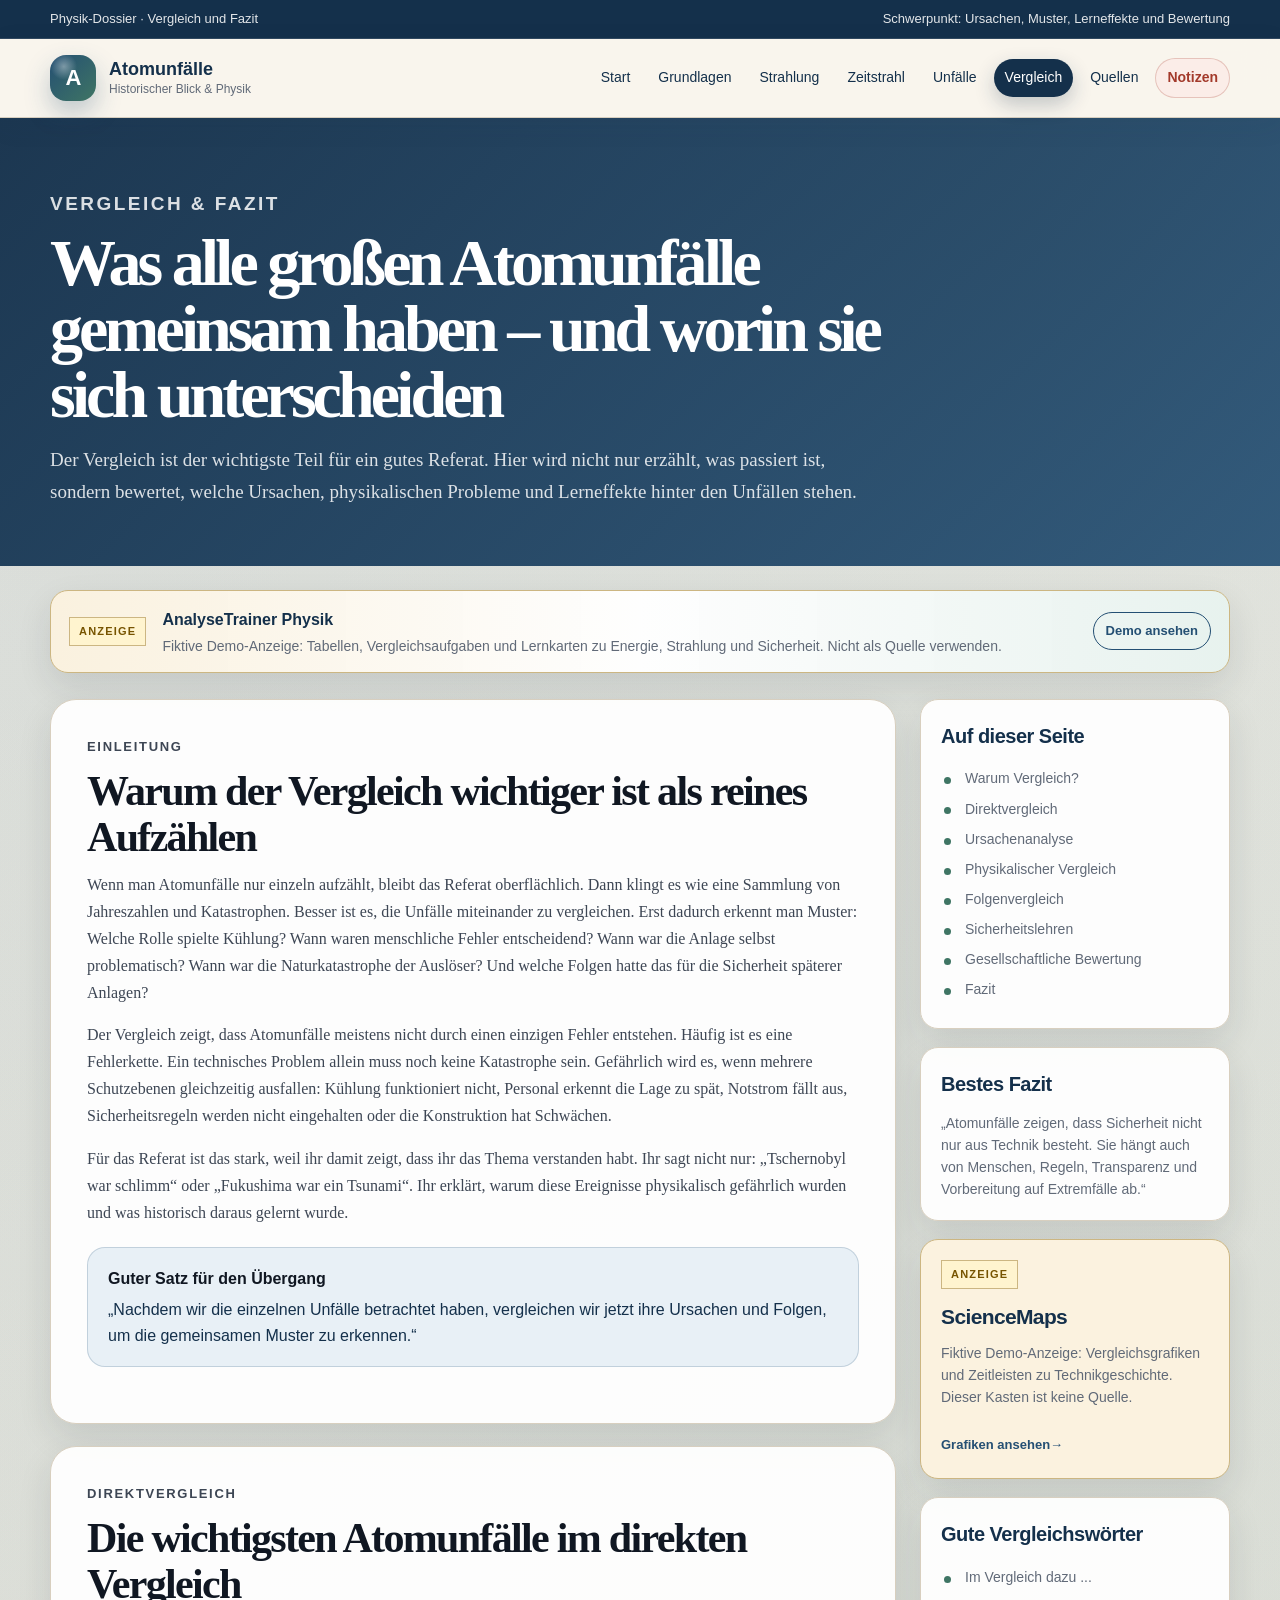
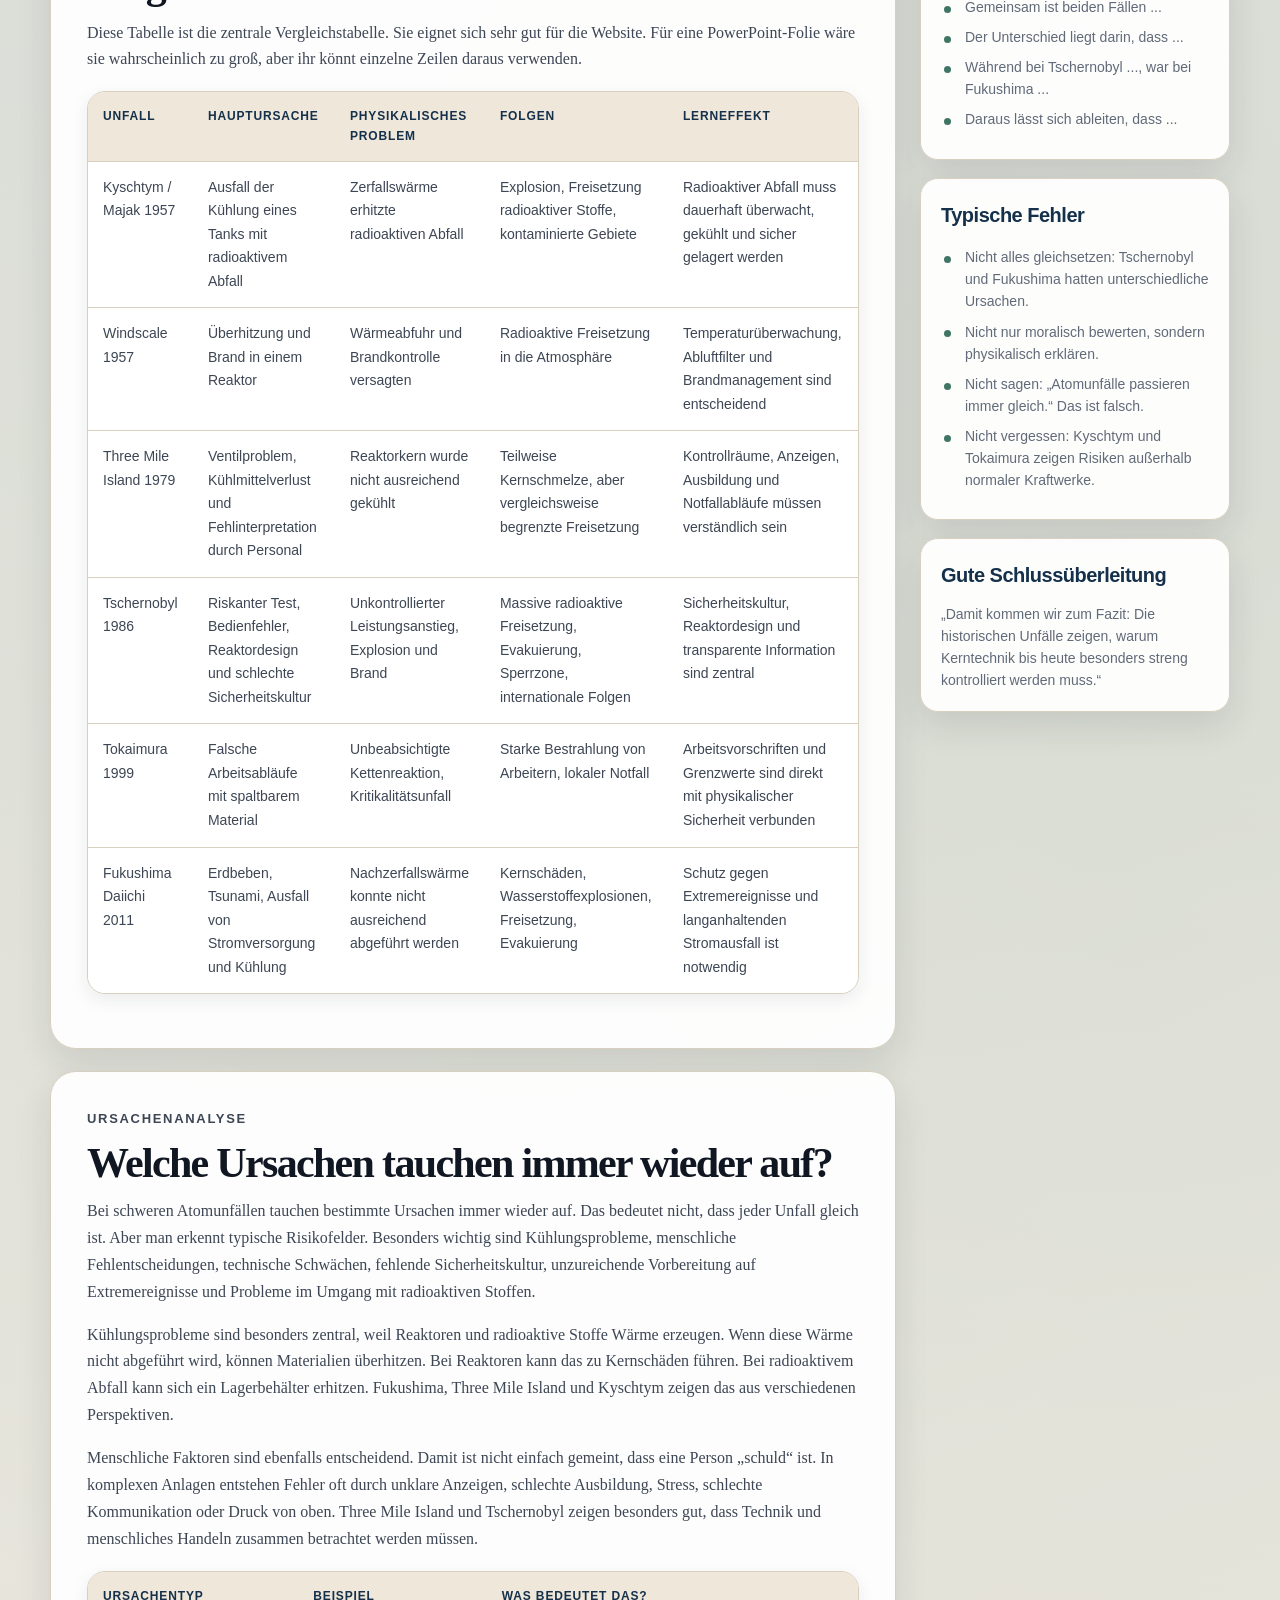
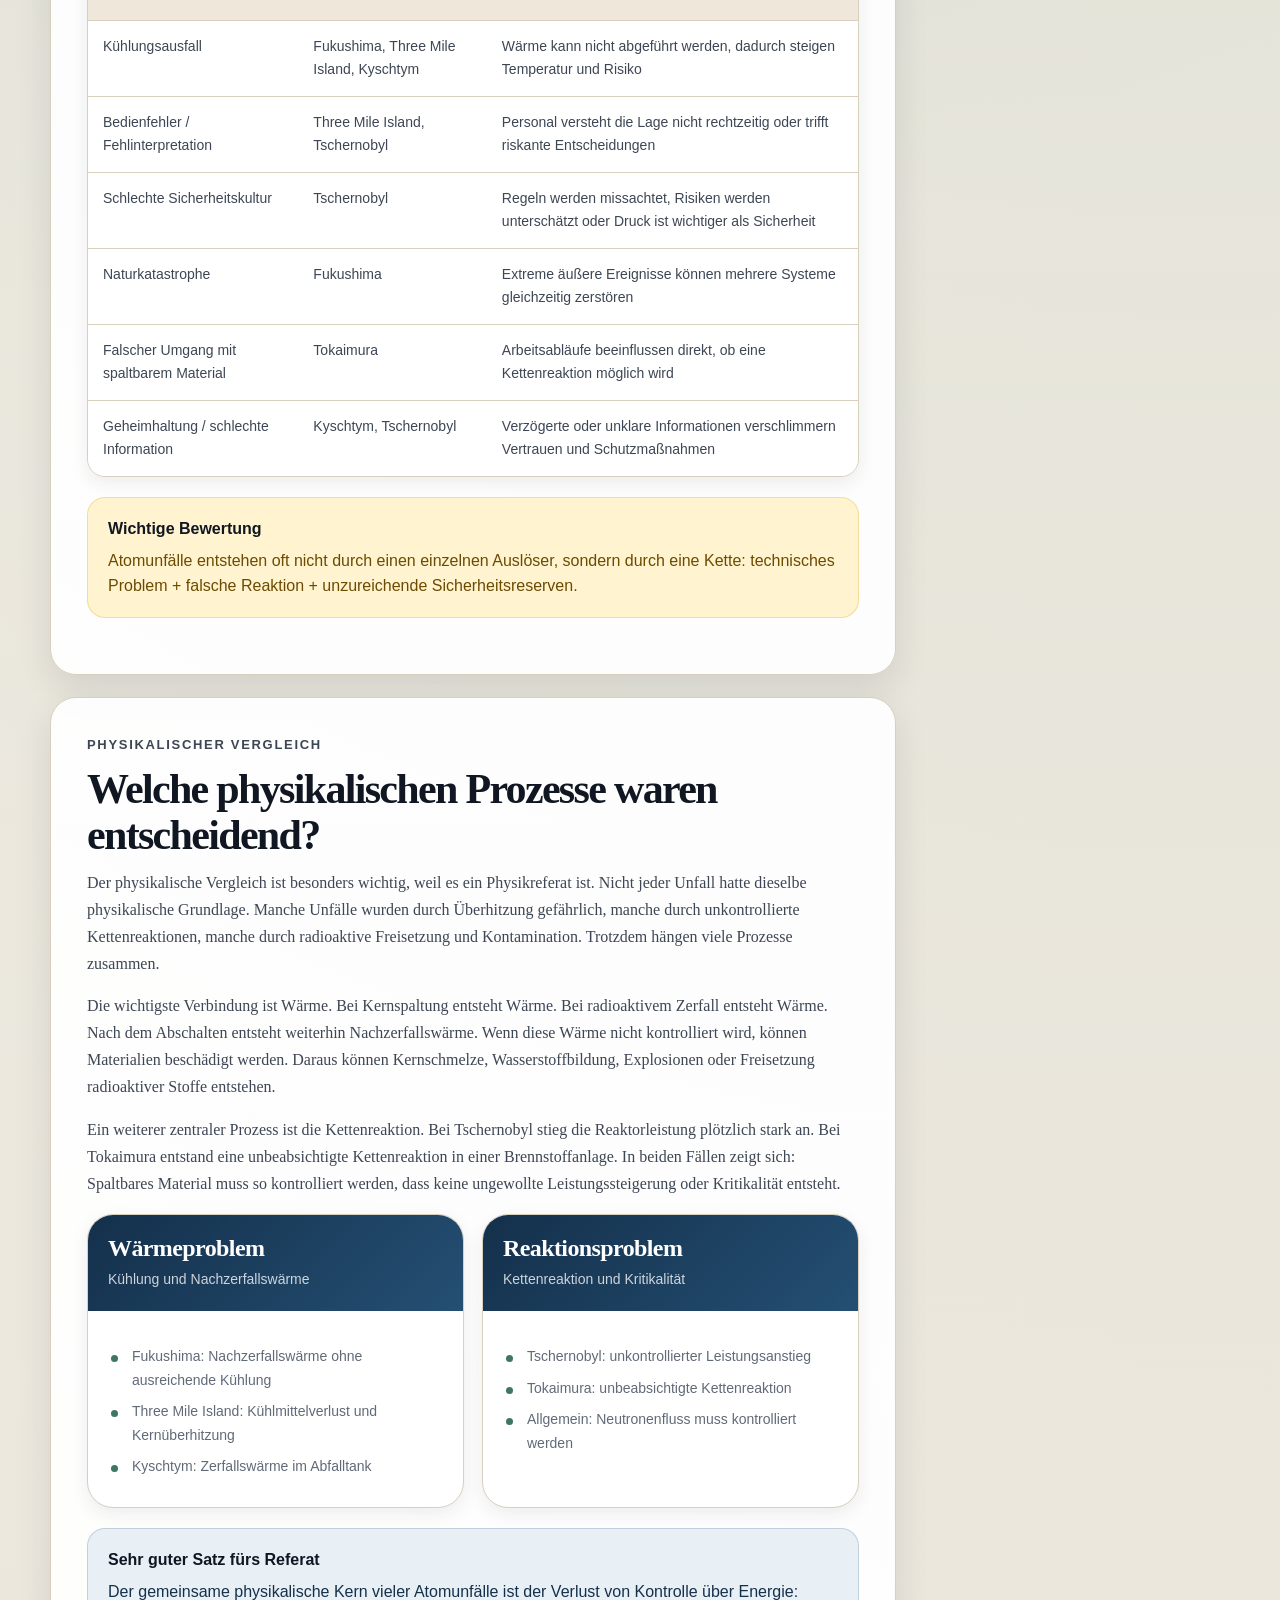
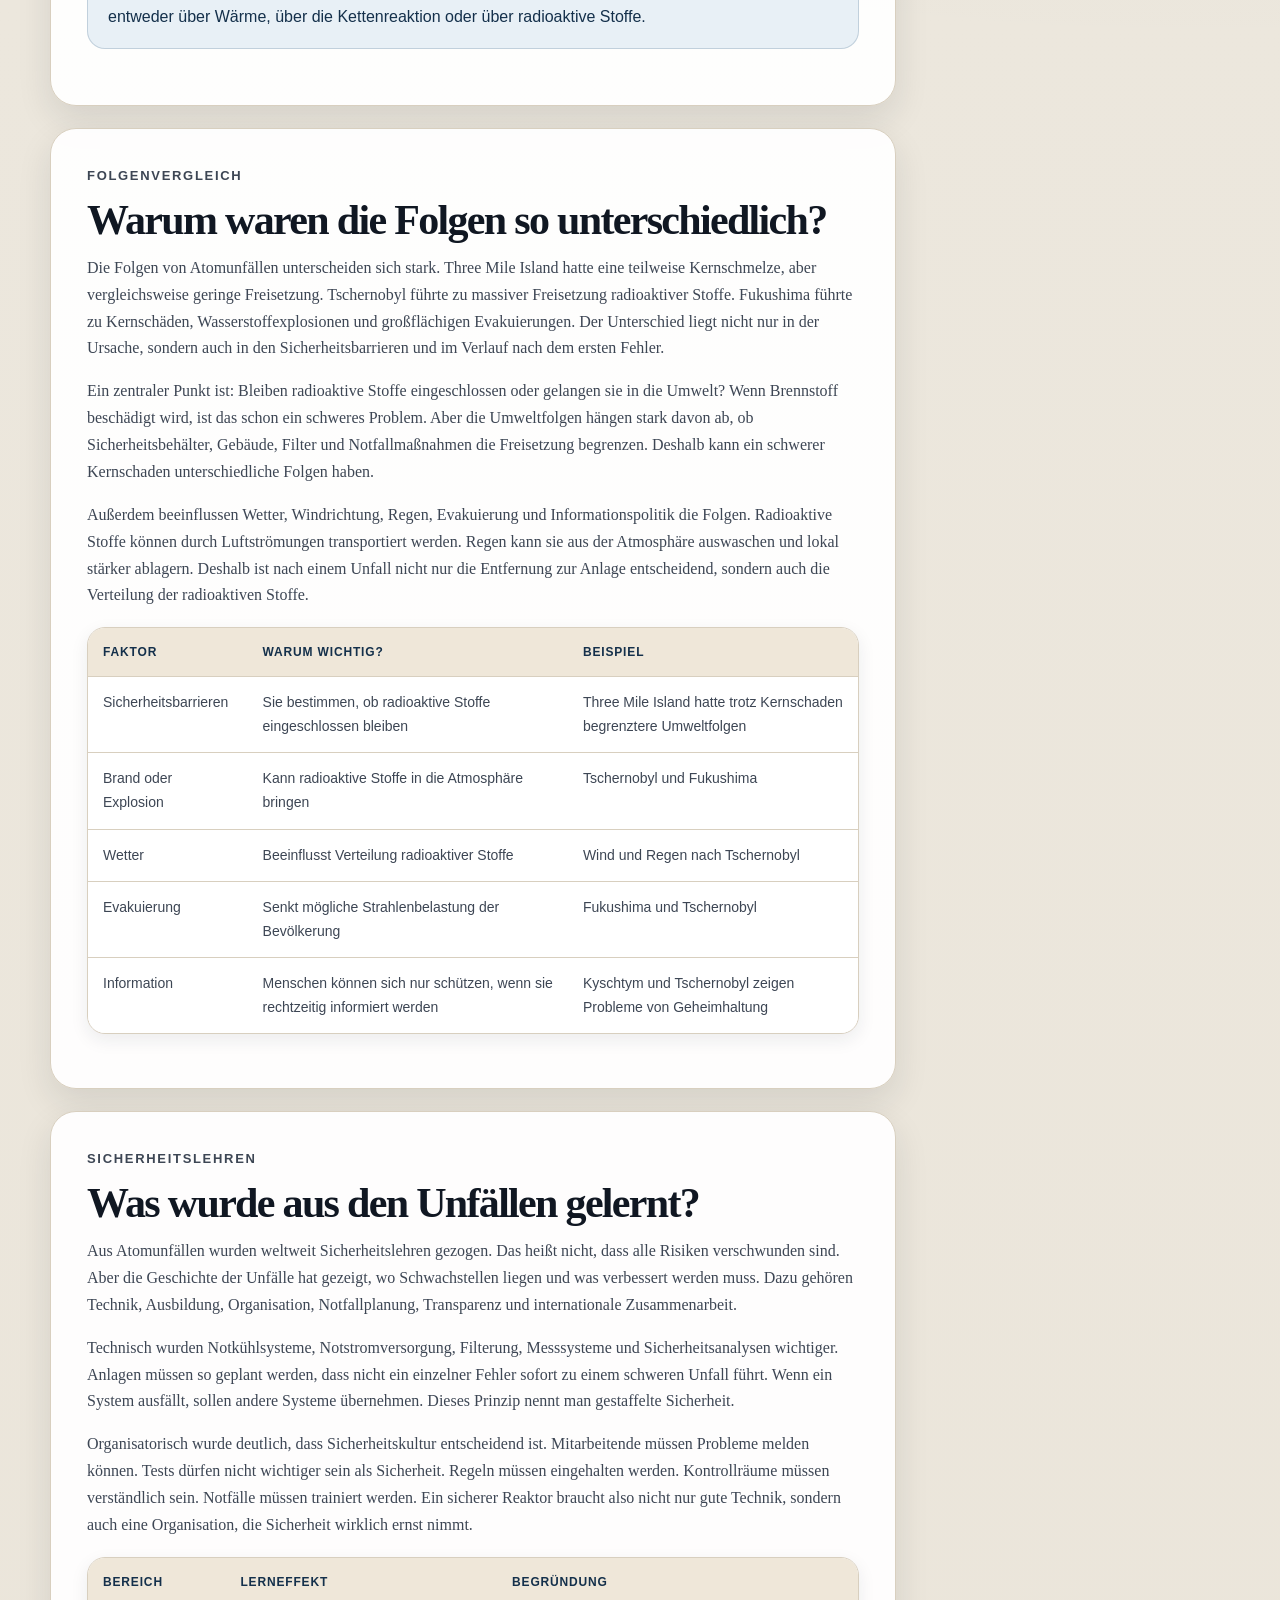
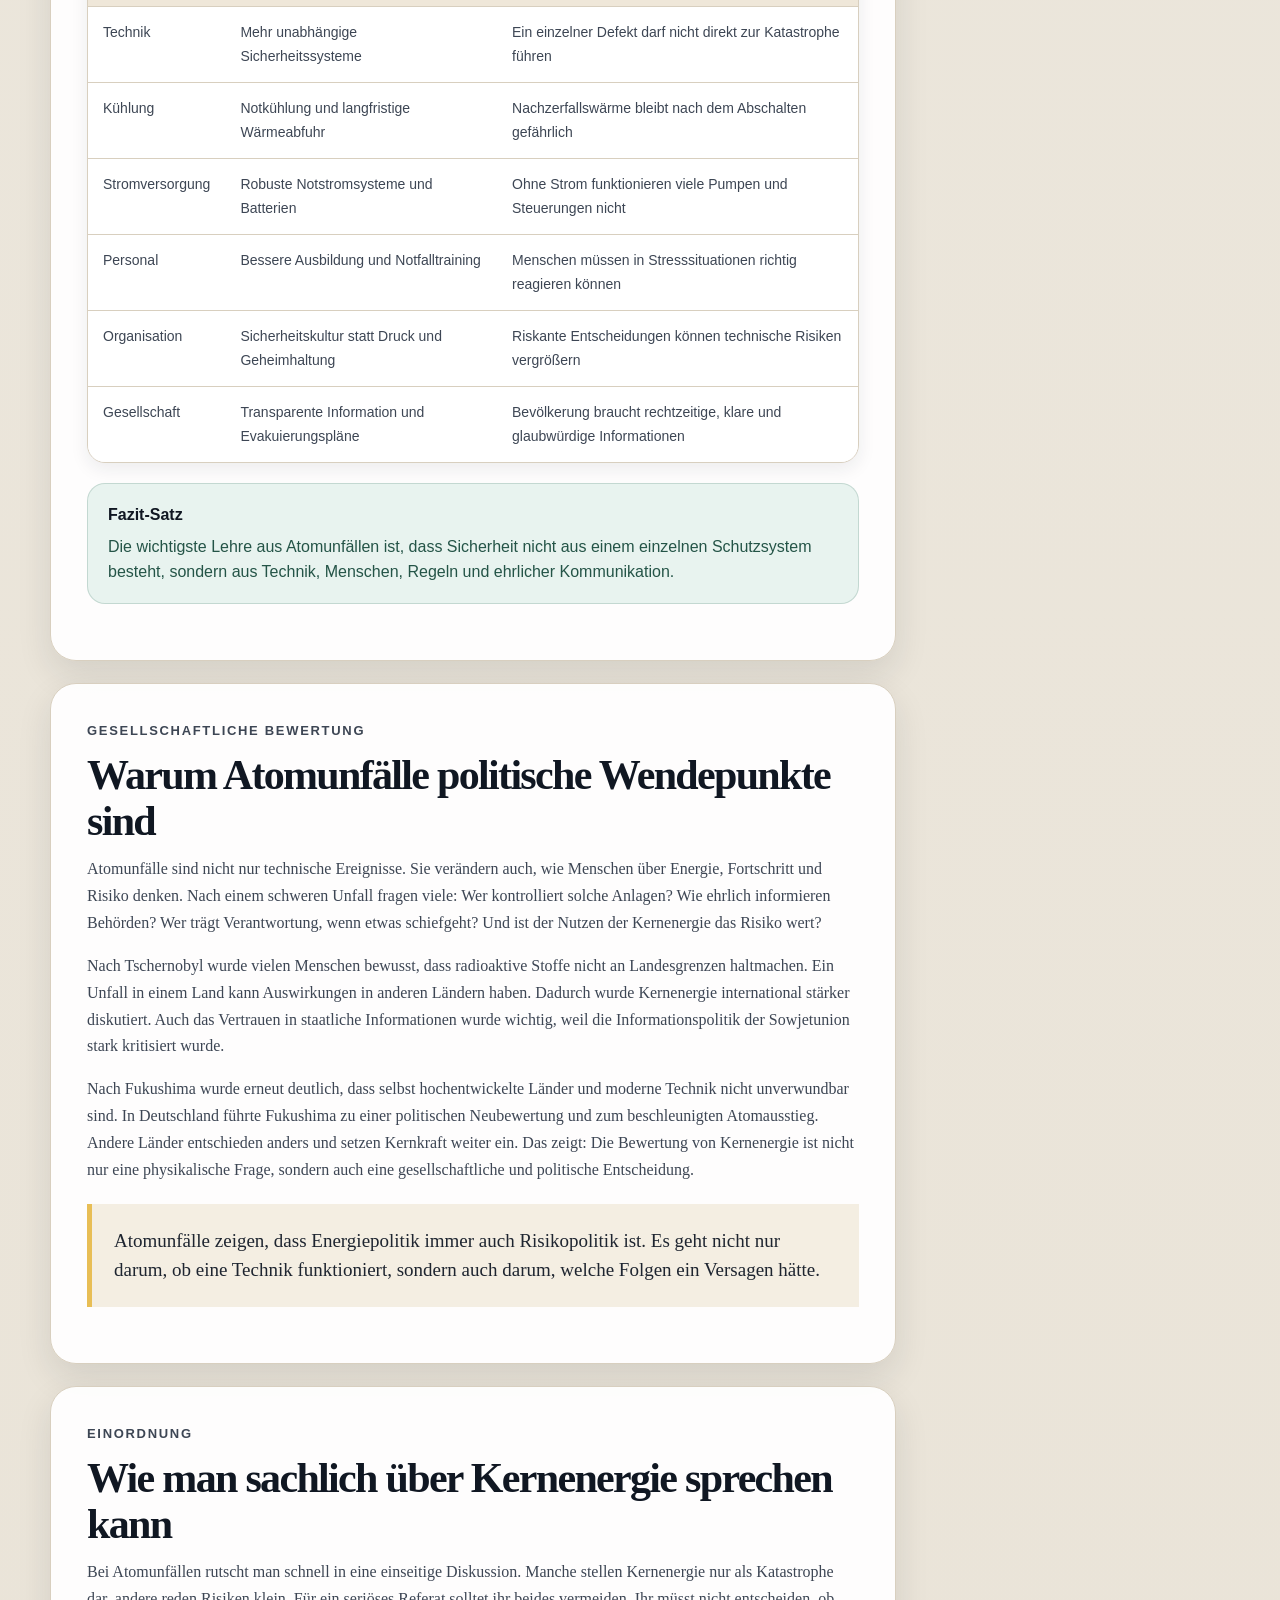
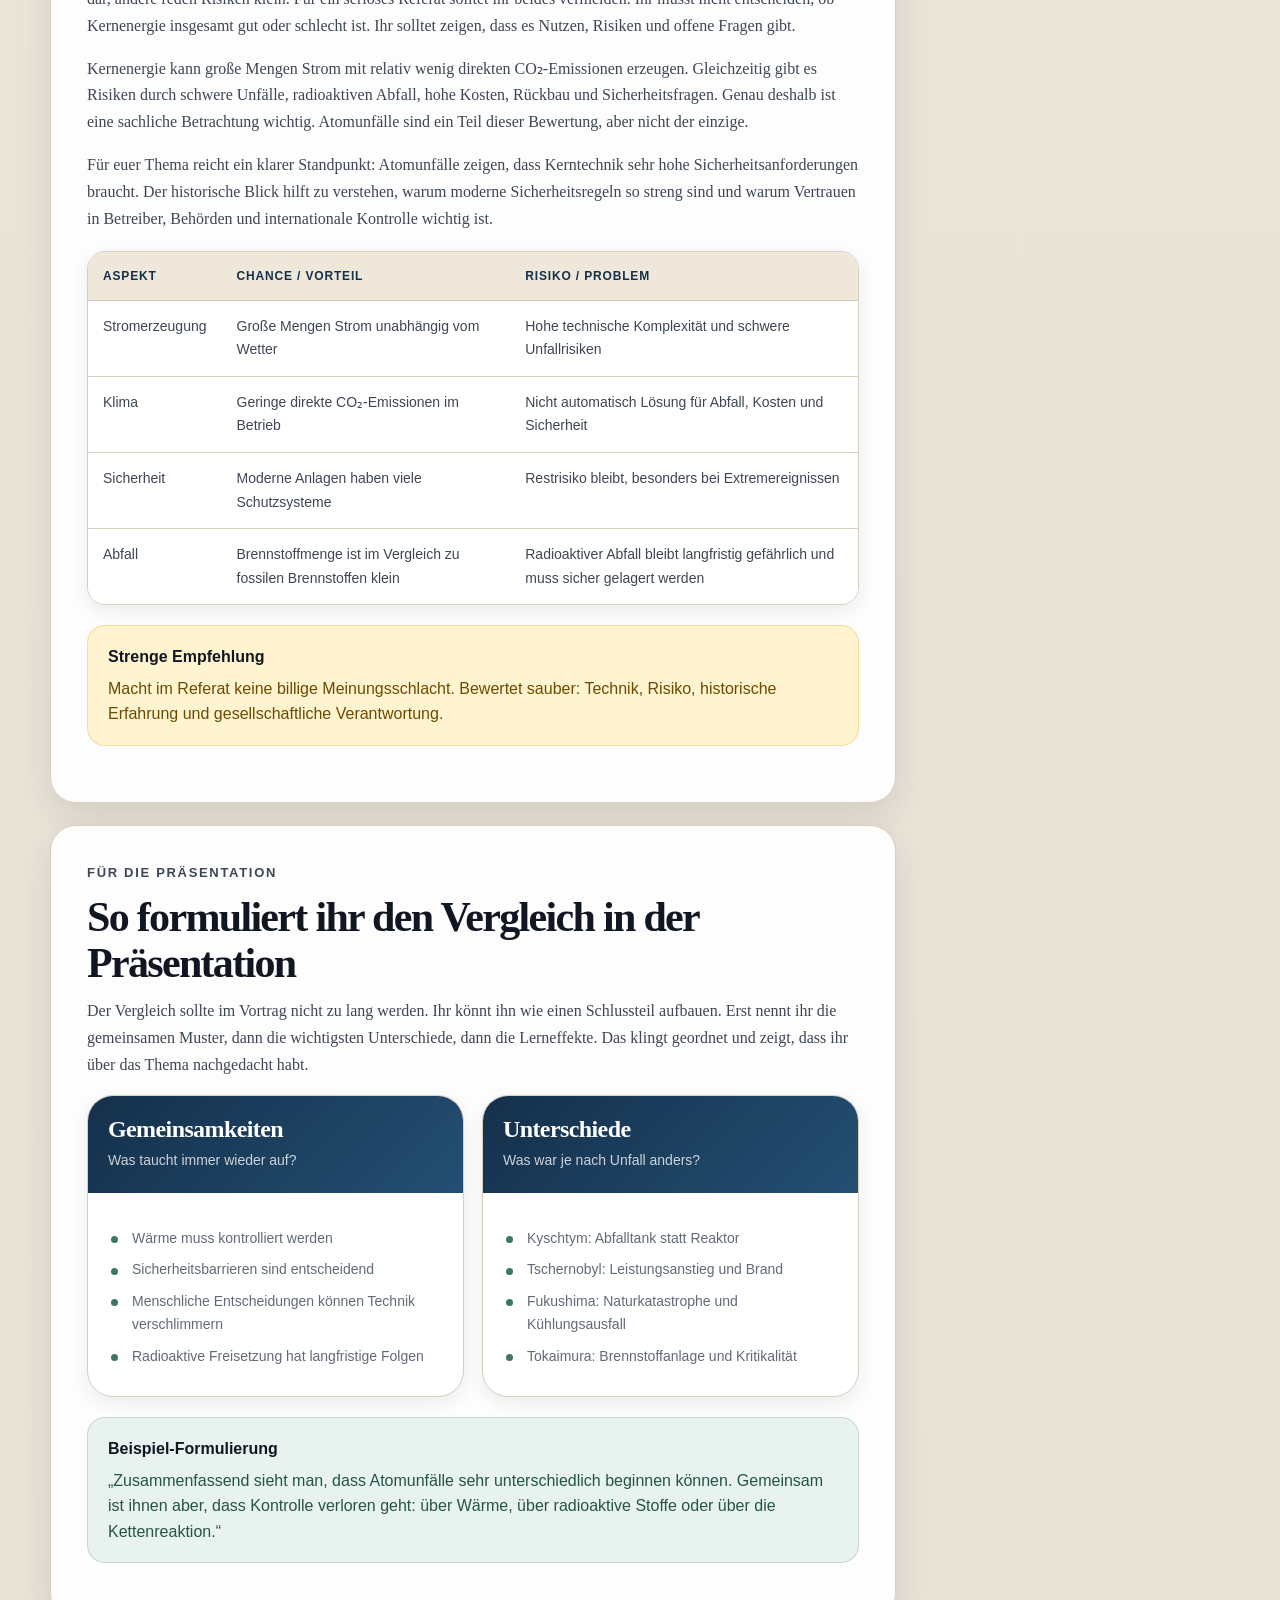
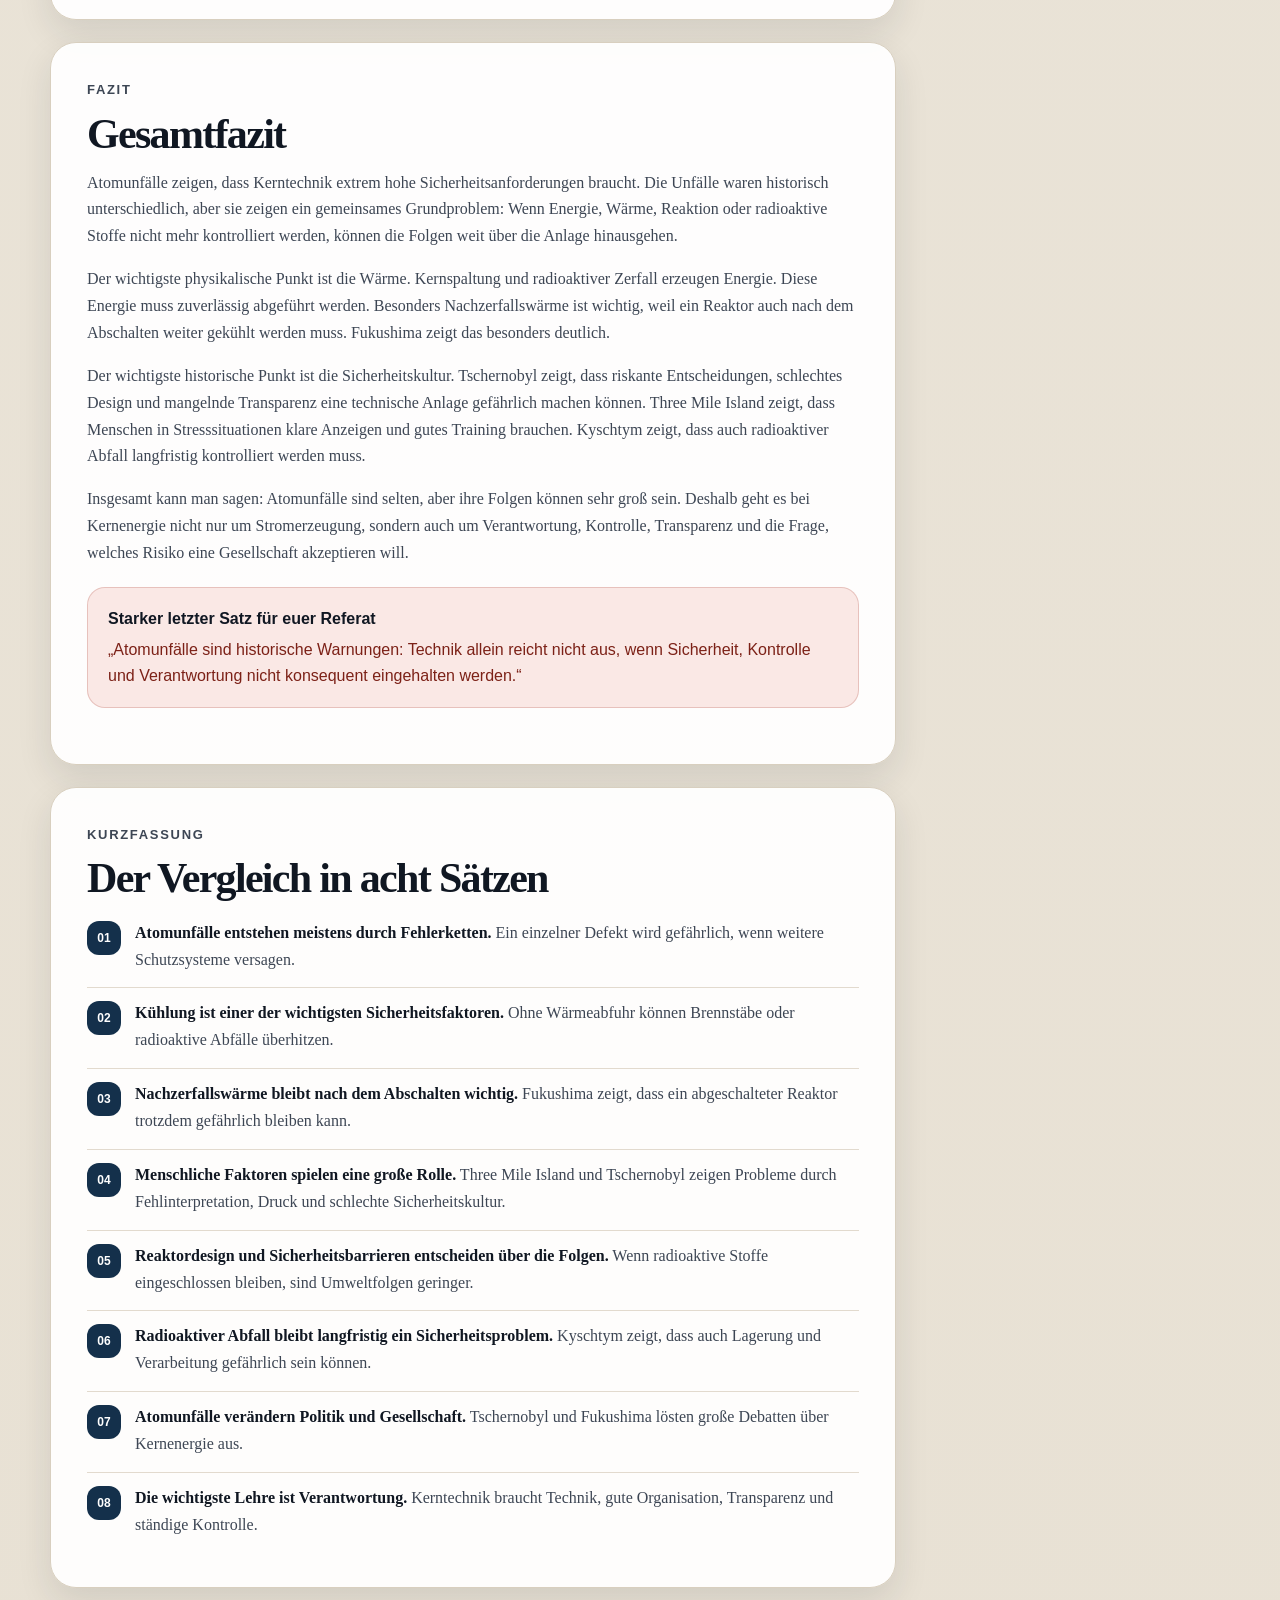
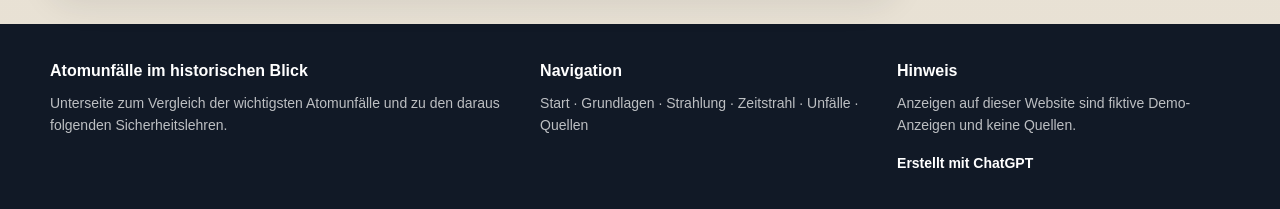
<file: vergleich.html>
<!DOCTYPE html>
<html lang="de">
<head>
  <meta charset="UTF-8" />
  <meta name="viewport" content="width=device-width, initial-scale=1.0" />
  <meta name="description" content="Vergleich und Fazit zu Atomunfällen: Ursachen, physikalische Probleme, Folgen, Sicherheitslehren und Bewertung der historischen Entwicklung." />
  <meta name="author" content="Physik Referat" />
  <title>Vergleich & Fazit | Atomunfälle im historischen Blick</title>
  <link rel="stylesheet" href="style.css" />
</head>
<body>
  <div class="top-info-bar">
    <div class="page-wrap top-info-inner">
      <span>Physik-Dossier · Vergleich und Fazit</span>
      <span>Schwerpunkt: Ursachen, Muster, Lerneffekte und Bewertung</span>
    </div>
  </div>

  <header class="site-header">
    <div class="page-wrap header-grid">
      <a class="brand" href="index.html" aria-label="Startseite öffnen">
        <span class="brand-mark">A</span>
        <span class="brand-text">
          <strong>Atomunfälle</strong>
          <small>Historischer Blick & Physik</small>
        </span>
      </a>

      <button class="mobile-menu-button" id="menuButton" aria-label="Navigation öffnen" aria-expanded="false">
        <span></span>
        <span></span>
        <span></span>
      </button>

      <nav class="main-nav" id="mainNav" aria-label="Hauptnavigation">
        <a href="index.html">Start</a>
        <a href="grundlagen.html">Grundlagen</a>
        <a href="strahlung.html">Strahlung</a>
        <a href="timeline.html">Zeitstrahl</a>
        <a href="unfaelle.html">Unfälle</a>
        <a class="active" href="vergleich.html">Vergleich</a>
        <a href="quellen.html">Quellen</a>
        <a class="Notizen-link" href="notizen.html" data-Notizen-link>Notizen</a>
      </nav>
    </div>
  </header>

  <main>
    <section class="subpage-hero">
      <div class="page-wrap">
        <p class="kicker">Vergleich & Fazit</p>
        <h1>Was alle großen Atomunfälle gemeinsam haben – und worin sie sich unterscheiden</h1>
        <p>
          Der Vergleich ist der wichtigste Teil für ein gutes Referat. Hier wird nicht nur erzählt, was passiert ist, sondern bewertet, welche Ursachen, physikalischen Probleme und Lerneffekte hinter den Unfällen stehen.
        </p>
      </div>
    </section>

    <div class="page-wrap ad-wrap">
      <aside class="ad-banner" aria-label="Anzeige">
        <div class="ad-tag">Anzeige</div>
        <div>
          <strong>AnalyseTrainer Physik</strong>
          <p>Fiktive Demo-Anzeige: Tabellen, Vergleichsaufgaben und Lernkarten zu Energie, Strahlung und Sicherheit. Nicht als Quelle verwenden.</p>
        </div>
        <span class="ad-fake-button">Demo ansehen</span>
      </aside>
    </div>

    <div class="page-wrap article-layout">
      <div class="article-main">
        <article class="article-box" id="einleitung">
          <p class="kicker">Einleitung</p>
          <h2>Warum der Vergleich wichtiger ist als reines Aufzählen</h2>
          <p>
            Wenn man Atomunfälle nur einzeln aufzählt, bleibt das Referat oberflächlich. Dann klingt es wie eine Sammlung von Jahreszahlen und Katastrophen. Besser ist es, die Unfälle miteinander zu vergleichen. Erst dadurch erkennt man Muster: Welche Rolle spielte Kühlung? Wann waren menschliche Fehler entscheidend? Wann war die Anlage selbst problematisch? Wann war die Naturkatastrophe der Auslöser? Und welche Folgen hatte das für die Sicherheit späterer Anlagen?
          </p>
          <p>
            Der Vergleich zeigt, dass Atomunfälle meistens nicht durch einen einzigen Fehler entstehen. Häufig ist es eine Fehlerkette. Ein technisches Problem allein muss noch keine Katastrophe sein. Gefährlich wird es, wenn mehrere Schutzebenen gleichzeitig ausfallen: Kühlung funktioniert nicht, Personal erkennt die Lage zu spät, Notstrom fällt aus, Sicherheitsregeln werden nicht eingehalten oder die Konstruktion hat Schwächen.
          </p>
          <p>
            Für das Referat ist das stark, weil ihr damit zeigt, dass ihr das Thema verstanden habt. Ihr sagt nicht nur: „Tschernobyl war schlimm“ oder „Fukushima war ein Tsunami“. Ihr erklärt, warum diese Ereignisse physikalisch gefährlich wurden und was historisch daraus gelernt wurde.
          </p>

          <div class="info-callout">
            <strong>Guter Satz für den Übergang</strong>
            „Nachdem wir die einzelnen Unfälle betrachtet haben, vergleichen wir jetzt ihre Ursachen und Folgen, um die gemeinsamen Muster zu erkennen.“
          </div>
        </article>

        <article class="article-box" id="hauptvergleich">
          <p class="kicker">Direktvergleich</p>
          <h2>Die wichtigsten Atomunfälle im direkten Vergleich</h2>
          <p>
            Diese Tabelle ist die zentrale Vergleichstabelle. Sie eignet sich sehr gut für die Website. Für eine PowerPoint-Folie wäre sie wahrscheinlich zu groß, aber ihr könnt einzelne Zeilen daraus verwenden.
          </p>

          <div class="data-table-wrap">
            <table class="data-table">
              <thead>
                <tr>
                  <th>Unfall</th>
                  <th>Hauptursache</th>
                  <th>Physikalisches Problem</th>
                  <th>Folgen</th>
                  <th>Lerneffekt</th>
                </tr>
              </thead>
              <tbody>
                <tr>
                  <td>Kyschtym / Majak 1957</td>
                  <td>Ausfall der Kühlung eines Tanks mit radioaktivem Abfall</td>
                  <td>Zerfallswärme erhitzte radioaktiven Abfall</td>
                  <td>Explosion, Freisetzung radioaktiver Stoffe, kontaminierte Gebiete</td>
                  <td>Radioaktiver Abfall muss dauerhaft überwacht, gekühlt und sicher gelagert werden</td>
                </tr>
                <tr>
                  <td>Windscale 1957</td>
                  <td>Überhitzung und Brand in einem Reaktor</td>
                  <td>Wärmeabfuhr und Brandkontrolle versagten</td>
                  <td>Radioaktive Freisetzung in die Atmosphäre</td>
                  <td>Temperaturüberwachung, Abluftfilter und Brandmanagement sind entscheidend</td>
                </tr>
                <tr>
                  <td>Three Mile Island 1979</td>
                  <td>Ventilproblem, Kühlmittelverlust und Fehlinterpretation durch Personal</td>
                  <td>Reaktorkern wurde nicht ausreichend gekühlt</td>
                  <td>Teilweise Kernschmelze, aber vergleichsweise begrenzte Freisetzung</td>
                  <td>Kontrollräume, Anzeigen, Ausbildung und Notfallabläufe müssen verständlich sein</td>
                </tr>
                <tr>
                  <td>Tschernobyl 1986</td>
                  <td>Riskanter Test, Bedienfehler, Reaktordesign und schlechte Sicherheitskultur</td>
                  <td>Unkontrollierter Leistungsanstieg, Explosion und Brand</td>
                  <td>Massive radioaktive Freisetzung, Evakuierung, Sperrzone, internationale Folgen</td>
                  <td>Sicherheitskultur, Reaktordesign und transparente Information sind zentral</td>
                </tr>
                <tr>
                  <td>Tokaimura 1999</td>
                  <td>Falsche Arbeitsabläufe mit spaltbarem Material</td>
                  <td>Unbeabsichtigte Kettenreaktion, Kritikalitätsunfall</td>
                  <td>Starke Bestrahlung von Arbeitern, lokaler Notfall</td>
                  <td>Arbeitsvorschriften und Grenzwerte sind direkt mit physikalischer Sicherheit verbunden</td>
                </tr>
                <tr>
                  <td>Fukushima Daiichi 2011</td>
                  <td>Erdbeben, Tsunami, Ausfall von Stromversorgung und Kühlung</td>
                  <td>Nachzerfallswärme konnte nicht ausreichend abgeführt werden</td>
                  <td>Kernschäden, Wasserstoffexplosionen, Freisetzung, Evakuierung</td>
                  <td>Schutz gegen Extremereignisse und langanhaltenden Stromausfall ist notwendig</td>
                </tr>
              </tbody>
            </table>
          </div>
        </article>

        <article class="article-box" id="ursachen">
          <p class="kicker">Ursachenanalyse</p>
          <h2>Welche Ursachen tauchen immer wieder auf?</h2>
          <p>
            Bei schweren Atomunfällen tauchen bestimmte Ursachen immer wieder auf. Das bedeutet nicht, dass jeder Unfall gleich ist. Aber man erkennt typische Risikofelder. Besonders wichtig sind Kühlungsprobleme, menschliche Fehlentscheidungen, technische Schwächen, fehlende Sicherheitskultur, unzureichende Vorbereitung auf Extremereignisse und Probleme im Umgang mit radioaktiven Stoffen.
          </p>
          <p>
            Kühlungsprobleme sind besonders zentral, weil Reaktoren und radioaktive Stoffe Wärme erzeugen. Wenn diese Wärme nicht abgeführt wird, können Materialien überhitzen. Bei Reaktoren kann das zu Kernschäden führen. Bei radioaktivem Abfall kann sich ein Lagerbehälter erhitzen. Fukushima, Three Mile Island und Kyschtym zeigen das aus verschiedenen Perspektiven.
          </p>
          <p>
            Menschliche Faktoren sind ebenfalls entscheidend. Damit ist nicht einfach gemeint, dass eine Person „schuld“ ist. In komplexen Anlagen entstehen Fehler oft durch unklare Anzeigen, schlechte Ausbildung, Stress, schlechte Kommunikation oder Druck von oben. Three Mile Island und Tschernobyl zeigen besonders gut, dass Technik und menschliches Handeln zusammen betrachtet werden müssen.
          </p>

          <div class="data-table-wrap">
            <table class="data-table">
              <thead>
                <tr>
                  <th>Ursachentyp</th>
                  <th>Beispiel</th>
                  <th>Was bedeutet das?</th>
                </tr>
              </thead>
              <tbody>
                <tr>
                  <td>Kühlungsausfall</td>
                  <td>Fukushima, Three Mile Island, Kyschtym</td>
                  <td>Wärme kann nicht abgeführt werden, dadurch steigen Temperatur und Risiko</td>
                </tr>
                <tr>
                  <td>Bedienfehler / Fehlinterpretation</td>
                  <td>Three Mile Island, Tschernobyl</td>
                  <td>Personal versteht die Lage nicht rechtzeitig oder trifft riskante Entscheidungen</td>
                </tr>
                <tr>
                  <td>Schlechte Sicherheitskultur</td>
                  <td>Tschernobyl</td>
                  <td>Regeln werden missachtet, Risiken werden unterschätzt oder Druck ist wichtiger als Sicherheit</td>
                </tr>
                <tr>
                  <td>Naturkatastrophe</td>
                  <td>Fukushima</td>
                  <td>Extreme äußere Ereignisse können mehrere Systeme gleichzeitig zerstören</td>
                </tr>
                <tr>
                  <td>Falscher Umgang mit spaltbarem Material</td>
                  <td>Tokaimura</td>
                  <td>Arbeitsabläufe beeinflussen direkt, ob eine Kettenreaktion möglich wird</td>
                </tr>
                <tr>
                  <td>Geheimhaltung / schlechte Information</td>
                  <td>Kyschtym, Tschernobyl</td>
                  <td>Verzögerte oder unklare Informationen verschlimmern Vertrauen und Schutzmaßnahmen</td>
                </tr>
              </tbody>
            </table>
          </div>

          <div class="warning-callout">
            <strong>Wichtige Bewertung</strong>
            Atomunfälle entstehen oft nicht durch einen einzelnen Auslöser, sondern durch eine Kette: technisches Problem + falsche Reaktion + unzureichende Sicherheitsreserven.
          </div>
        </article>

        <article class="article-box" id="physik-vergleich">
          <p class="kicker">Physikalischer Vergleich</p>
          <h2>Welche physikalischen Prozesse waren entscheidend?</h2>
          <p>
            Der physikalische Vergleich ist besonders wichtig, weil es ein Physikreferat ist. Nicht jeder Unfall hatte dieselbe physikalische Grundlage. Manche Unfälle wurden durch Überhitzung gefährlich, manche durch unkontrollierte Kettenreaktionen, manche durch radioaktive Freisetzung und Kontamination. Trotzdem hängen viele Prozesse zusammen.
          </p>
          <p>
            Die wichtigste Verbindung ist Wärme. Bei Kernspaltung entsteht Wärme. Bei radioaktivem Zerfall entsteht Wärme. Nach dem Abschalten entsteht weiterhin Nachzerfallswärme. Wenn diese Wärme nicht kontrolliert wird, können Materialien beschädigt werden. Daraus können Kernschmelze, Wasserstoffbildung, Explosionen oder Freisetzung radioaktiver Stoffe entstehen.
          </p>
          <p>
            Ein weiterer zentraler Prozess ist die Kettenreaktion. Bei Tschernobyl stieg die Reaktorleistung plötzlich stark an. Bei Tokaimura entstand eine unbeabsichtigte Kettenreaktion in einer Brennstoffanlage. In beiden Fällen zeigt sich: Spaltbares Material muss so kontrolliert werden, dass keine ungewollte Leistungssteigerung oder Kritikalität entsteht.
          </p>

          <div class="case-grid">
            <div class="case-card">
              <div class="case-card-header">
                <h3>Wärmeproblem</h3>
                <p>Kühlung und Nachzerfallswärme</p>
              </div>
              <div class="case-card-body">
                <ul class="clean-list dot-list">
                  <li>Fukushima: Nachzerfallswärme ohne ausreichende Kühlung</li>
                  <li>Three Mile Island: Kühlmittelverlust und Kernüberhitzung</li>
                  <li>Kyschtym: Zerfallswärme im Abfalltank</li>
                </ul>
              </div>
            </div>

            <div class="case-card">
              <div class="case-card-header">
                <h3>Reaktionsproblem</h3>
                <p>Kettenreaktion und Kritikalität</p>
              </div>
              <div class="case-card-body">
                <ul class="clean-list dot-list">
                  <li>Tschernobyl: unkontrollierter Leistungsanstieg</li>
                  <li>Tokaimura: unbeabsichtigte Kettenreaktion</li>
                  <li>Allgemein: Neutronenfluss muss kontrolliert werden</li>
                </ul>
              </div>
            </div>
          </div>

          <div class="info-callout">
            <strong>Sehr guter Satz fürs Referat</strong>
            Der gemeinsame physikalische Kern vieler Atomunfälle ist der Verlust von Kontrolle über Energie: entweder über Wärme, über die Kettenreaktion oder über radioaktive Stoffe.
          </div>
        </article>

        <article class="article-box" id="folgen-vergleich">
          <p class="kicker">Folgenvergleich</p>
          <h2>Warum waren die Folgen so unterschiedlich?</h2>
          <p>
            Die Folgen von Atomunfällen unterscheiden sich stark. Three Mile Island hatte eine teilweise Kernschmelze, aber vergleichsweise geringe Freisetzung. Tschernobyl führte zu massiver Freisetzung radioaktiver Stoffe. Fukushima führte zu Kernschäden, Wasserstoffexplosionen und großflächigen Evakuierungen. Der Unterschied liegt nicht nur in der Ursache, sondern auch in den Sicherheitsbarrieren und im Verlauf nach dem ersten Fehler.
          </p>
          <p>
            Ein zentraler Punkt ist: Bleiben radioaktive Stoffe eingeschlossen oder gelangen sie in die Umwelt? Wenn Brennstoff beschädigt wird, ist das schon ein schweres Problem. Aber die Umweltfolgen hängen stark davon ab, ob Sicherheitsbehälter, Gebäude, Filter und Notfallmaßnahmen die Freisetzung begrenzen. Deshalb kann ein schwerer Kernschaden unterschiedliche Folgen haben.
          </p>
          <p>
            Außerdem beeinflussen Wetter, Windrichtung, Regen, Evakuierung und Informationspolitik die Folgen. Radioaktive Stoffe können durch Luftströmungen transportiert werden. Regen kann sie aus der Atmosphäre auswaschen und lokal stärker ablagern. Deshalb ist nach einem Unfall nicht nur die Entfernung zur Anlage entscheidend, sondern auch die Verteilung der radioaktiven Stoffe.
          </p>

          <div class="data-table-wrap">
            <table class="data-table">
              <thead>
                <tr>
                  <th>Faktor</th>
                  <th>Warum wichtig?</th>
                  <th>Beispiel</th>
                </tr>
              </thead>
              <tbody>
                <tr>
                  <td>Sicherheitsbarrieren</td>
                  <td>Sie bestimmen, ob radioaktive Stoffe eingeschlossen bleiben</td>
                  <td>Three Mile Island hatte trotz Kernschaden begrenztere Umweltfolgen</td>
                </tr>
                <tr>
                  <td>Brand oder Explosion</td>
                  <td>Kann radioaktive Stoffe in die Atmosphäre bringen</td>
                  <td>Tschernobyl und Fukushima</td>
                </tr>
                <tr>
                  <td>Wetter</td>
                  <td>Beeinflusst Verteilung radioaktiver Stoffe</td>
                  <td>Wind und Regen nach Tschernobyl</td>
                </tr>
                <tr>
                  <td>Evakuierung</td>
                  <td>Senkt mögliche Strahlenbelastung der Bevölkerung</td>
                  <td>Fukushima und Tschernobyl</td>
                </tr>
                <tr>
                  <td>Information</td>
                  <td>Menschen können sich nur schützen, wenn sie rechtzeitig informiert werden</td>
                  <td>Kyschtym und Tschernobyl zeigen Probleme von Geheimhaltung</td>
                </tr>
              </tbody>
            </table>
          </div>
        </article>

        <article class="article-box" id="sicherheit">
          <p class="kicker">Sicherheitslehren</p>
          <h2>Was wurde aus den Unfällen gelernt?</h2>
          <p>
            Aus Atomunfällen wurden weltweit Sicherheitslehren gezogen. Das heißt nicht, dass alle Risiken verschwunden sind. Aber die Geschichte der Unfälle hat gezeigt, wo Schwachstellen liegen und was verbessert werden muss. Dazu gehören Technik, Ausbildung, Organisation, Notfallplanung, Transparenz und internationale Zusammenarbeit.
          </p>
          <p>
            Technisch wurden Notkühlsysteme, Notstromversorgung, Filterung, Messsysteme und Sicherheitsanalysen wichtiger. Anlagen müssen so geplant werden, dass nicht ein einzelner Fehler sofort zu einem schweren Unfall führt. Wenn ein System ausfällt, sollen andere Systeme übernehmen. Dieses Prinzip nennt man gestaffelte Sicherheit.
          </p>
          <p>
            Organisatorisch wurde deutlich, dass Sicherheitskultur entscheidend ist. Mitarbeitende müssen Probleme melden können. Tests dürfen nicht wichtiger sein als Sicherheit. Regeln müssen eingehalten werden. Kontrollräume müssen verständlich sein. Notfälle müssen trainiert werden. Ein sicherer Reaktor braucht also nicht nur gute Technik, sondern auch eine Organisation, die Sicherheit wirklich ernst nimmt.
          </p>

          <div class="data-table-wrap">
            <table class="data-table">
              <thead>
                <tr>
                  <th>Bereich</th>
                  <th>Lerneffekt</th>
                  <th>Begründung</th>
                </tr>
              </thead>
              <tbody>
                <tr>
                  <td>Technik</td>
                  <td>Mehr unabhängige Sicherheitssysteme</td>
                  <td>Ein einzelner Defekt darf nicht direkt zur Katastrophe führen</td>
                </tr>
                <tr>
                  <td>Kühlung</td>
                  <td>Notkühlung und langfristige Wärmeabfuhr</td>
                  <td>Nachzerfallswärme bleibt nach dem Abschalten gefährlich</td>
                </tr>
                <tr>
                  <td>Stromversorgung</td>
                  <td>Robuste Notstromsysteme und Batterien</td>
                  <td>Ohne Strom funktionieren viele Pumpen und Steuerungen nicht</td>
                </tr>
                <tr>
                  <td>Personal</td>
                  <td>Bessere Ausbildung und Notfalltraining</td>
                  <td>Menschen müssen in Stresssituationen richtig reagieren können</td>
                </tr>
                <tr>
                  <td>Organisation</td>
                  <td>Sicherheitskultur statt Druck und Geheimhaltung</td>
                  <td>Riskante Entscheidungen können technische Risiken vergrößern</td>
                </tr>
                <tr>
                  <td>Gesellschaft</td>
                  <td>Transparente Information und Evakuierungspläne</td>
                  <td>Bevölkerung braucht rechtzeitige, klare und glaubwürdige Informationen</td>
                </tr>
              </tbody>
            </table>
          </div>

          <div class="green-callout">
            <strong>Fazit-Satz</strong>
            Die wichtigste Lehre aus Atomunfällen ist, dass Sicherheit nicht aus einem einzelnen Schutzsystem besteht, sondern aus Technik, Menschen, Regeln und ehrlicher Kommunikation.
          </div>
        </article>

        <article class="article-box" id="gesellschaft">
          <p class="kicker">Gesellschaftliche Bewertung</p>
          <h2>Warum Atomunfälle politische Wendepunkte sind</h2>
          <p>
            Atomunfälle sind nicht nur technische Ereignisse. Sie verändern auch, wie Menschen über Energie, Fortschritt und Risiko denken. Nach einem schweren Unfall fragen viele: Wer kontrolliert solche Anlagen? Wie ehrlich informieren Behörden? Wer trägt Verantwortung, wenn etwas schiefgeht? Und ist der Nutzen der Kernenergie das Risiko wert?
          </p>
          <p>
            Nach Tschernobyl wurde vielen Menschen bewusst, dass radioaktive Stoffe nicht an Landesgrenzen haltmachen. Ein Unfall in einem Land kann Auswirkungen in anderen Ländern haben. Dadurch wurde Kernenergie international stärker diskutiert. Auch das Vertrauen in staatliche Informationen wurde wichtig, weil die Informationspolitik der Sowjetunion stark kritisiert wurde.
          </p>
          <p>
            Nach Fukushima wurde erneut deutlich, dass selbst hochentwickelte Länder und moderne Technik nicht unverwundbar sind. In Deutschland führte Fukushima zu einer politischen Neubewertung und zum beschleunigten Atomausstieg. Andere Länder entschieden anders und setzen Kernkraft weiter ein. Das zeigt: Die Bewertung von Kernenergie ist nicht nur eine physikalische Frage, sondern auch eine gesellschaftliche und politische Entscheidung.
          </p>

          <div class="quote-box">
            Atomunfälle zeigen, dass Energiepolitik immer auch Risikopolitik ist. Es geht nicht nur darum, ob eine Technik funktioniert, sondern auch darum, welche Folgen ein Versagen hätte.
          </div>
        </article>

        <article class="article-box" id="pro-contra">
          <p class="kicker">Einordnung</p>
          <h2>Wie man sachlich über Kernenergie sprechen kann</h2>
          <p>
            Bei Atomunfällen rutscht man schnell in eine einseitige Diskussion. Manche stellen Kernenergie nur als Katastrophe dar, andere reden Risiken klein. Für ein seriöses Referat solltet ihr beides vermeiden. Ihr müsst nicht entscheiden, ob Kernenergie insgesamt gut oder schlecht ist. Ihr solltet zeigen, dass es Nutzen, Risiken und offene Fragen gibt.
          </p>
          <p>
            Kernenergie kann große Mengen Strom mit relativ wenig direkten CO₂-Emissionen erzeugen. Gleichzeitig gibt es Risiken durch schwere Unfälle, radioaktiven Abfall, hohe Kosten, Rückbau und Sicherheitsfragen. Genau deshalb ist eine sachliche Betrachtung wichtig. Atomunfälle sind ein Teil dieser Bewertung, aber nicht der einzige.
          </p>
          <p>
            Für euer Thema reicht ein klarer Standpunkt: Atomunfälle zeigen, dass Kerntechnik sehr hohe Sicherheitsanforderungen braucht. Der historische Blick hilft zu verstehen, warum moderne Sicherheitsregeln so streng sind und warum Vertrauen in Betreiber, Behörden und internationale Kontrolle wichtig ist.
          </p>

          <div class="data-table-wrap">
            <table class="data-table">
              <thead>
                <tr>
                  <th>Aspekt</th>
                  <th>Chance / Vorteil</th>
                  <th>Risiko / Problem</th>
                </tr>
              </thead>
              <tbody>
                <tr>
                  <td>Stromerzeugung</td>
                  <td>Große Mengen Strom unabhängig vom Wetter</td>
                  <td>Hohe technische Komplexität und schwere Unfallrisiken</td>
                </tr>
                <tr>
                  <td>Klima</td>
                  <td>Geringe direkte CO₂-Emissionen im Betrieb</td>
                  <td>Nicht automatisch Lösung für Abfall, Kosten und Sicherheit</td>
                </tr>
                <tr>
                  <td>Sicherheit</td>
                  <td>Moderne Anlagen haben viele Schutzsysteme</td>
                  <td>Restrisiko bleibt, besonders bei Extremereignissen</td>
                </tr>
                <tr>
                  <td>Abfall</td>
                  <td>Brennstoffmenge ist im Vergleich zu fossilen Brennstoffen klein</td>
                  <td>Radioaktiver Abfall bleibt langfristig gefährlich und muss sicher gelagert werden</td>
                </tr>
              </tbody>
            </table>
          </div>

          <div class="warning-callout">
            <strong>Strenge Empfehlung</strong>
            Macht im Referat keine billige Meinungsschlacht. Bewertet sauber: Technik, Risiko, historische Erfahrung und gesellschaftliche Verantwortung.
          </div>
        </article>

        <article class="article-box" id="praesentation">
          <p class="kicker">Für die Präsentation</p>
          <h2>So formuliert ihr den Vergleich in der Präsentation</h2>
          <p>
            Der Vergleich sollte im Vortrag nicht zu lang werden. Ihr könnt ihn wie einen Schlussteil aufbauen. Erst nennt ihr die gemeinsamen Muster, dann die wichtigsten Unterschiede, dann die Lerneffekte. Das klingt geordnet und zeigt, dass ihr über das Thema nachgedacht habt.
          </p>

          <div class="case-grid">
            <div class="case-card">
              <div class="case-card-header">
                <h3>Gemeinsamkeiten</h3>
                <p>Was taucht immer wieder auf?</p>
              </div>
              <div class="case-card-body">
                <ul class="clean-list dot-list">
                  <li>Wärme muss kontrolliert werden</li>
                  <li>Sicherheitsbarrieren sind entscheidend</li>
                  <li>Menschliche Entscheidungen können Technik verschlimmern</li>
                  <li>Radioaktive Freisetzung hat langfristige Folgen</li>
                </ul>
              </div>
            </div>

            <div class="case-card">
              <div class="case-card-header">
                <h3>Unterschiede</h3>
                <p>Was war je nach Unfall anders?</p>
              </div>
              <div class="case-card-body">
                <ul class="clean-list dot-list">
                  <li>Kyschtym: Abfalltank statt Reaktor</li>
                  <li>Tschernobyl: Leistungsanstieg und Brand</li>
                  <li>Fukushima: Naturkatastrophe und Kühlungsausfall</li>
                  <li>Tokaimura: Brennstoffanlage und Kritikalität</li>
                </ul>
              </div>
            </div>
          </div>

          <div class="green-callout">
            <strong>Beispiel-Formulierung</strong>
            „Zusammenfassend sieht man, dass Atomunfälle sehr unterschiedlich beginnen können. Gemeinsam ist ihnen aber, dass Kontrolle verloren geht: über Wärme, über radioaktive Stoffe oder über die Kettenreaktion.“
          </div>
        </article>

        <article class="article-box" id="fazit">
          <p class="kicker">Fazit</p>
          <h2>Gesamtfazit</h2>
          <p>
            Atomunfälle zeigen, dass Kerntechnik extrem hohe Sicherheitsanforderungen braucht. Die Unfälle waren historisch unterschiedlich, aber sie zeigen ein gemeinsames Grundproblem: Wenn Energie, Wärme, Reaktion oder radioaktive Stoffe nicht mehr kontrolliert werden, können die Folgen weit über die Anlage hinausgehen.
          </p>
          <p>
            Der wichtigste physikalische Punkt ist die Wärme. Kernspaltung und radioaktiver Zerfall erzeugen Energie. Diese Energie muss zuverlässig abgeführt werden. Besonders Nachzerfallswärme ist wichtig, weil ein Reaktor auch nach dem Abschalten weiter gekühlt werden muss. Fukushima zeigt das besonders deutlich.
          </p>
          <p>
            Der wichtigste historische Punkt ist die Sicherheitskultur. Tschernobyl zeigt, dass riskante Entscheidungen, schlechtes Design und mangelnde Transparenz eine technische Anlage gefährlich machen können. Three Mile Island zeigt, dass Menschen in Stresssituationen klare Anzeigen und gutes Training brauchen. Kyschtym zeigt, dass auch radioaktiver Abfall langfristig kontrolliert werden muss.
          </p>
          <p>
            Insgesamt kann man sagen: Atomunfälle sind selten, aber ihre Folgen können sehr groß sein. Deshalb geht es bei Kernenergie nicht nur um Stromerzeugung, sondern auch um Verantwortung, Kontrolle, Transparenz und die Frage, welches Risiko eine Gesellschaft akzeptieren will.
          </p>

          <div class="red-callout">
            <strong>Starker letzter Satz für euer Referat</strong>
            „Atomunfälle sind historische Warnungen: Technik allein reicht nicht aus, wenn Sicherheit, Kontrolle und Verantwortung nicht konsequent eingehalten werden.“
          </div>
        </article>

        <article class="article-box" id="kurzfassung">
          <p class="kicker">Kurzfassung</p>
          <h2>Der Vergleich in acht Sätzen</h2>
          <ol class="number-list">
            <li><strong>Atomunfälle entstehen meistens durch Fehlerketten.</strong> Ein einzelner Defekt wird gefährlich, wenn weitere Schutzsysteme versagen.</li>
            <li><strong>Kühlung ist einer der wichtigsten Sicherheitsfaktoren.</strong> Ohne Wärmeabfuhr können Brennstäbe oder radioaktive Abfälle überhitzen.</li>
            <li><strong>Nachzerfallswärme bleibt nach dem Abschalten wichtig.</strong> Fukushima zeigt, dass ein abgeschalteter Reaktor trotzdem gefährlich bleiben kann.</li>
            <li><strong>Menschliche Faktoren spielen eine große Rolle.</strong> Three Mile Island und Tschernobyl zeigen Probleme durch Fehlinterpretation, Druck und schlechte Sicherheitskultur.</li>
            <li><strong>Reaktordesign und Sicherheitsbarrieren entscheiden über die Folgen.</strong> Wenn radioaktive Stoffe eingeschlossen bleiben, sind Umweltfolgen geringer.</li>
            <li><strong>Radioaktiver Abfall bleibt langfristig ein Sicherheitsproblem.</strong> Kyschtym zeigt, dass auch Lagerung und Verarbeitung gefährlich sein können.</li>
            <li><strong>Atomunfälle verändern Politik und Gesellschaft.</strong> Tschernobyl und Fukushima lösten große Debatten über Kernenergie aus.</li>
            <li><strong>Die wichtigste Lehre ist Verantwortung.</strong> Kerntechnik braucht Technik, gute Organisation, Transparenz und ständige Kontrolle.</li>
          </ol>
        </article>
      </div>

      <aside class="side-column">
        <div class="side-card">
          <h3>Auf dieser Seite</h3>
          <ul class="clean-list dot-list">
            <li><a href="#einleitung">Warum Vergleich?</a></li>
            <li><a href="#hauptvergleich">Direktvergleich</a></li>
            <li><a href="#ursachen">Ursachenanalyse</a></li>
            <li><a href="#physik-vergleich">Physikalischer Vergleich</a></li>
            <li><a href="#folgen-vergleich">Folgenvergleich</a></li>
            <li><a href="#sicherheit">Sicherheitslehren</a></li>
            <li><a href="#gesellschaft">Gesellschaftliche Bewertung</a></li>
            <li><a href="#fazit">Fazit</a></li>
          </ul>
        </div>

        <div class="side-card">
          <h3>Bestes Fazit</h3>
          <p>
            „Atomunfälle zeigen, dass Sicherheit nicht nur aus Technik besteht. Sie hängt auch von Menschen, Regeln, Transparenz und Vorbereitung auf Extremfälle ab.“
          </p>
        </div>

        <div class="ad-card">
          <div class="ad-tag">Anzeige</div>
          <strong class="fake-brand">ScienceMaps</strong>
          <p>Fiktive Demo-Anzeige: Vergleichsgrafiken und Zeitleisten zu Technikgeschichte. Dieser Kasten ist keine Quelle.</p>
          <span class="small-link">Grafiken ansehen</span>
        </div>

        <div class="side-card">
          <h3>Gute Vergleichswörter</h3>
          <ul class="clean-list dot-list">
            <li>Im Vergleich dazu ...</li>
            <li>Gemeinsam ist beiden Fällen ...</li>
            <li>Der Unterschied liegt darin, dass ...</li>
            <li>Während bei Tschernobyl ..., war bei Fukushima ...</li>
            <li>Daraus lässt sich ableiten, dass ...</li>
          </ul>
        </div>

        <div class="side-card">
          <h3>Typische Fehler</h3>
          <ul class="clean-list dot-list">
            <li>Nicht alles gleichsetzen: Tschernobyl und Fukushima hatten unterschiedliche Ursachen.</li>
            <li>Nicht nur moralisch bewerten, sondern physikalisch erklären.</li>
            <li>Nicht sagen: „Atomunfälle passieren immer gleich.“ Das ist falsch.</li>
            <li>Nicht vergessen: Kyschtym und Tokaimura zeigen Risiken außerhalb normaler Kraftwerke.</li>
          </ul>
        </div>

        <div class="side-card">
          <h3>Gute Schlussüberleitung</h3>
          <p>
            „Damit kommen wir zum Fazit: Die historischen Unfälle zeigen, warum Kerntechnik bis heute besonders streng kontrolliert werden muss.“
          </p>
        </div>
      </aside>
    </div>
  </main>

  <footer class="site-footer">
    <div class="page-wrap footer-grid">
      <div>
        <strong>Atomunfälle im historischen Blick</strong>
        <p>Unterseite zum Vergleich der wichtigsten Atomunfälle und zu den daraus folgenden Sicherheitslehren.</p>
      </div>
      <div>
        <strong>Navigation</strong>
        <p>
          <a href="index.html">Start</a> ·
          <a href="grundlagen.html">Grundlagen</a> ·
          <a href="strahlung.html">Strahlung</a> ·
          <a href="timeline.html">Zeitstrahl</a> ·
          <a href="unfaelle.html">Unfälle</a> ·
          <a href="quellen.html">Quellen</a>
        </p>
      </div>
      <div>
        <strong>Hinweis</strong>
        <p>Anzeigen auf dieser Website sind fiktive Demo-Anzeigen und keine Quellen.</p>
        <p class="credit">Erstellt mit ChatGPT</p>
      </div>
    </div>
  </footer>

  <script>
    const menuButton = document.getElementById('menuButton');
    const mainNav = document.getElementById('mainNav');

    if (menuButton && mainNav) {
      menuButton.addEventListener('click', () => {
        const isOpen = mainNav.classList.toggle('is-open');
        menuButton.setAttribute('aria-expanded', String(isOpen));
      });
    }

    const NotizenLinks = document.querySelectorAll('[data-Notizen-link]');

    NotizenLinks.forEach((link) => {
      link.addEventListener('click', (event) => {
        event.preventDefault();
        const password = prompt('Passwort für den Notizen-Bereich eingeben:');

        if (password === 'erwin1234') {
          sessionStorage.setItem('atom_Notizen_access', 'true');
          window.location.href = link.getAttribute('href');
        } else if (password !== null) {
          alert('Falsches Passwort. Zugriff verweigert.');
        }
      });
    });
  </script>
</body>
</html>
</file>
<file: style.css>
/* =========================================================
   Atomunfälle im historischen Blick - style.css
   Datei im gleichen Ordner speichern wie index.html
   ========================================================= */

:root {
  --bg: #ece7dd;
  --paper: #fbf7ee;
  --paper-2: #f4eee2;
  --surface: #ffffff;
  --surface-soft: #faf8f3;
  --text: #1e2530;
  --text-strong: #101722;
  --muted: #616a78;
  --muted-2: #7a8390;
  --line: #d8cfbf;
  --line-dark: #bdb19f;
  --blue: #244f73;
  --blue-dark: #14304b;
  --blue-soft: #e8f0f6;
  --green: #3f7564;
  --green-dark: #245447;
  --green-soft: #e8f3ef;
  --red: #a33a2b;
  --red-soft: #fae8e5;
  --yellow: #e8be55;
  --yellow-soft: #fff4cf;
  --ad-bg: #fbf2df;
  --ad-border: #ccb682;
  --shadow-sm: 0 6px 18px rgba(24, 33, 45, 0.08);
  --shadow-md: 0 14px 34px rgba(24, 33, 45, 0.11);
  --shadow-lg: 0 24px 70px rgba(24, 33, 45, 0.16);
  --radius-sm: 12px;
  --radius-md: 18px;
  --radius-lg: 26px;
  --radius-xl: 34px;
  --font-serif: Georgia, "Times New Roman", Times, serif;
  --font-sans: Arial, Helvetica, sans-serif;
  --wrap: 1180px;
}

* {
  box-sizing: border-box;
  margin: 0;
  padding: 0;
}

html {
  scroll-behavior: smooth;
}

body {
  min-height: 100vh;
  background:
    radial-gradient(circle at 8% 4%, rgba(36, 79, 115, 0.12), transparent 28%),
    radial-gradient(circle at 94% 18%, rgba(63, 117, 100, 0.11), transparent 30%),
    linear-gradient(180deg, var(--paper) 0%, var(--bg) 42%, #e8e1d4 100%);
  color: var(--text);
  font-family: var(--font-serif);
  line-height: 1.68;
  text-rendering: optimizeLegibility;
}

body::selection {
  background: rgba(232, 190, 85, 0.48);
}

img,
svg {
  max-width: 100%;
  display: block;
}

button,
a {
  font: inherit;
}

button {
  cursor: pointer;
}

a {
  color: inherit;
  text-decoration: none;
}

p {
  margin: 0 0 1rem;
}

p:last-child {
  margin-bottom: 0;
}

strong {
  color: var(--text-strong);
}

.page-wrap {
  width: min(var(--wrap), calc(100% - 36px));
  margin-inline: auto;
}

/* =========================================================
   Top-Bar und Header
   ========================================================= */

.top-info-bar {
  background: var(--blue-dark);
  color: rgba(255, 255, 255, 0.88);
  border-bottom: 1px solid rgba(255, 255, 255, 0.12);
  font-family: var(--font-sans);
  font-size: 13px;
}

.top-info-inner {
  min-height: 38px;
  display: flex;
  align-items: center;
  justify-content: space-between;
  gap: 18px;
  flex-wrap: wrap;
  padding-block: 8px;
}

.site-header {
  position: sticky;
  top: 0;
  z-index: 100;
  background: rgba(251, 247, 238, 0.92);
  backdrop-filter: blur(16px);
  border-bottom: 1px solid var(--line);
  box-shadow: 0 7px 28px rgba(20, 48, 75, 0.08);
}

.header-grid {
  min-height: 78px;
  display: grid;
  grid-template-columns: auto 1fr;
  align-items: center;
  gap: 22px;
}

.brand {
  display: inline-flex;
  align-items: center;
  gap: 13px;
  min-width: max-content;
}

.brand-mark {
  width: 46px;
  height: 46px;
  display: grid;
  place-items: center;
  border-radius: 16px;
  color: #ffffff;
  background:
    radial-gradient(circle at 30% 25%, rgba(255, 255, 255, 0.38), transparent 28%),
    linear-gradient(135deg, var(--blue), var(--green));
  box-shadow: 0 12px 26px rgba(36, 79, 115, 0.28);
  font-family: var(--font-sans);
  font-weight: 900;
  font-size: 22px;
  letter-spacing: -0.05em;
}

.brand-text {
  display: grid;
  line-height: 1.1;
}

.brand-text strong {
  font-family: var(--font-sans);
  font-size: 18px;
  color: var(--blue-dark);
}

.brand-text small {
  font-family: var(--font-sans);
  font-size: 12px;
  color: var(--muted);
  margin-top: 3px;
}

.main-nav {
  display: flex;
  justify-content: flex-end;
  align-items: center;
  gap: 6px;
  flex-wrap: wrap;
  font-family: var(--font-sans);
  font-size: 14px;
}

.main-nav a {
  display: inline-flex;
  align-items: center;
  justify-content: center;
  min-height: 36px;
  padding: 7px 11px;
  border-radius: 999px;
  color: var(--blue-dark);
  transition: background 160ms ease, color 160ms ease, transform 160ms ease;
}

.main-nav a:hover {
  background: var(--blue-soft);
  color: var(--blue);
  transform: translateY(-1px);
}

.main-nav a.active {
  background: var(--blue-dark);
  color: #ffffff;
  box-shadow: 0 8px 20px rgba(20, 48, 75, 0.24);
}

.main-nav .Notizen-link {
  border: 1px solid rgba(163, 58, 43, 0.24);
  background: rgba(250, 232, 229, 0.65);
  color: var(--red);
  font-weight: 700;
}

.mobile-menu-button {
  display: none;
  justify-self: end;
  width: 46px;
  height: 42px;
  border: 1px solid var(--line);
  border-radius: 13px;
  background: var(--surface);
  box-shadow: var(--shadow-sm);
  padding: 10px;
}

.mobile-menu-button span {
  display: block;
  height: 2px;
  background: var(--blue-dark);
  border-radius: 999px;
  margin: 5px 0;
}

/* =========================================================
   Hero
   ========================================================= */

.hero-section {
  position: relative;
  overflow: hidden;
  background:
    linear-gradient(135deg, rgba(20, 48, 75, 0.98), rgba(36, 79, 115, 0.93) 47%, rgba(63, 117, 100, 0.94)),
    radial-gradient(circle at 15% 20%, rgba(232, 190, 85, 0.3), transparent 22%);
  color: #ffffff;
  padding: clamp(62px, 8vw, 104px) 0;
}

.hero-section::before {
  content: "";
  position: absolute;
  inset: 0;
  opacity: 0.13;
  background-image:
    linear-gradient(rgba(255, 255, 255, 0.17) 1px, transparent 1px),
    linear-gradient(90deg, rgba(255, 255, 255, 0.17) 1px, transparent 1px);
  background-size: 42px 42px;
  pointer-events: none;
}

.hero-section::after {
  content: "";
  position: absolute;
  width: 520px;
  height: 520px;
  right: -180px;
  top: -160px;
  border-radius: 50%;
  background: radial-gradient(circle, rgba(232, 190, 85, 0.35), transparent 65%);
  pointer-events: none;
}

.hero-grid {
  position: relative;
  z-index: 1;
  display: grid;
  grid-template-columns: minmax(0, 1.18fr) minmax(310px, 0.82fr);
  gap: clamp(28px, 5vw, 52px);
  align-items: center;
}

.hero-content h1 {
  max-width: 880px;
  margin-bottom: 20px;
  font-size: clamp(42px, 6.6vw, 78px);
  line-height: 0.98;
  letter-spacing: -0.065em;
  color: #ffffff;
}

.hero-lead {
  max-width: 780px;
  color: rgba(255, 255, 255, 0.86);
  font-size: clamp(18px, 2.2vw, 22px);
}

.hero-actions {
  display: flex;
  flex-wrap: wrap;
  gap: 12px;
  margin-top: 30px;
}

.hero-panel {
  background: rgba(255, 255, 255, 0.12);
  border: 1px solid rgba(255, 255, 255, 0.24);
  border-radius: var(--radius-xl);
  padding: clamp(24px, 4vw, 34px);
  box-shadow: var(--shadow-lg);
  backdrop-filter: blur(10px);
}

.hero-panel h2 {
  color: #ffffff;
  font-size: 27px;
  line-height: 1.12;
  margin-bottom: 12px;
  letter-spacing: -0.03em;
}

.hero-panel p,
.hero-panel li {
  color: rgba(255, 255, 255, 0.86);
}

.panel-label {
  display: inline-flex;
  align-items: center;
  height: 28px;
  padding: 0 10px;
  margin-bottom: 16px;
  border-radius: 999px;
  background: rgba(255, 255, 255, 0.14);
  color: rgba(255, 255, 255, 0.9);
  border: 1px solid rgba(255, 255, 255, 0.2);
  font-family: var(--font-sans);
  font-size: 12px;
  font-weight: 800;
  letter-spacing: 0.08em;
  text-transform: uppercase;
}

.kicker {
  margin: 0 0 10px;
  color: var(--green);
  font-family: var(--font-sans);
  font-weight: 900;
  font-size: 13px;
  letter-spacing: 0.13em;
  text-transform: uppercase;
}

.hero-section .kicker,
.dark-feature .kicker {
  color: #f1d38b;
}

.button {
  display: inline-flex;
  align-items: center;
  justify-content: center;
  min-height: 46px;
  border-radius: 999px;
  padding: 11px 18px;
  font-family: var(--font-sans);
  font-weight: 800;
  font-size: 14px;
  transition: transform 160ms ease, box-shadow 160ms ease, background 160ms ease, border-color 160ms ease;
}

.button:hover {
  transform: translateY(-2px);
}

.button-primary {
  background: #ffffff;
  color: var(--blue-dark);
  border: 1px solid rgba(255, 255, 255, 0.72);
  box-shadow: 0 12px 28px rgba(0, 0, 0, 0.18);
}

.button-primary:hover {
  box-shadow: 0 17px 38px rgba(0, 0, 0, 0.24);
}

.button-secondary {
  color: #ffffff;
  background: rgba(255, 255, 255, 0.1);
  border: 1px solid rgba(255, 255, 255, 0.32);
}

.button-secondary:hover {
  background: rgba(255, 255, 255, 0.16);
}

main .button-primary {
  background: var(--blue-dark);
  color: #ffffff;
  border-color: var(--blue-dark);
}

main .button-primary:hover {
  background: var(--blue);
  border-color: var(--blue);
}

.hero-section main .button-primary,
.hero-section .button-primary {
  background: #ffffff;
  color: var(--blue-dark);
  border-color: #ffffff;
}

/* =========================================================
   Allgemeine Layout-Elemente
   ========================================================= */

.ad-wrap {
  margin-top: 24px;
}

.ad-banner {
  display: grid;
  grid-template-columns: auto minmax(0, 1fr) auto;
  gap: 16px;
  align-items: center;
  padding: 16px 18px;
  background:
    linear-gradient(90deg, rgba(251, 242, 223, 0.98), rgba(255, 255, 255, 0.96), rgba(232, 243, 239, 0.98));
  border: 1px solid var(--ad-border);
  border-radius: var(--radius-md);
  box-shadow: var(--shadow-md);
  font-family: var(--font-sans);
}

.ad-banner strong {
  display: block;
  color: var(--blue-dark);
  font-size: 16px;
  margin-bottom: 2px;
}

.ad-banner p {
  margin: 0;
  color: var(--muted);
  font-size: 14px;
  line-height: 1.45;
}

.ad-tag {
  display: inline-flex;
  align-items: center;
  justify-content: center;
  min-height: 28px;
  width: fit-content;
  padding: 4px 9px;
  background: var(--yellow-soft);
  border: 1px solid var(--ad-border);
  color: #775400;
  font-family: var(--font-sans);
  font-weight: 900;
  font-size: 11px;
  letter-spacing: 0.11em;
  text-transform: uppercase;
}

.ad-fake-button {
  display: inline-flex;
  align-items: center;
  justify-content: center;
  min-height: 36px;
  white-space: nowrap;
  padding: 7px 12px;
  border: 1px solid var(--blue);
  border-radius: 999px;
  color: var(--blue);
  font-weight: 800;
  font-size: 13px;
}

.intro-layout,
.split-section {
  display: grid;
  grid-template-columns: minmax(0, 1fr) 330px;
  gap: 24px;
  align-items: start;
  margin-top: 26px;
}

.split-section {
  grid-template-columns: minmax(0, 1fr) minmax(300px, 0.55fr);
}

.content-card,
.section-block,
.side-card,
.ad-card,
.fact-box,
.definition-card,
.topic-card,
.Notizen-preview-card {
  background: rgba(255, 255, 255, 0.94);
  border: 1px solid var(--line);
  box-shadow: var(--shadow-md);
}

.content-card,
.section-block {
  border-radius: var(--radius-lg);
  padding: clamp(24px, 3.8vw, 38px);
}

.large-card {
  min-height: 100%;
}

.side-column {
  display: grid;
  gap: 18px;
}

.side-card,
.ad-card {
  border-radius: var(--radius-md);
  padding: 20px;
  font-family: var(--font-sans);
}

.side-card h3,
.ad-card h3 {
  margin-bottom: 10px;
  color: var(--blue-dark);
  font-size: 20px;
  letter-spacing: -0.025em;
}

.side-card p,
.side-card li,
.ad-card p {
  color: var(--muted);
  font-size: 14px;
  line-height: 1.58;
}

.ad-card {
  background: var(--ad-bg);
  border-color: var(--ad-border);
}

.fake-brand {
  display: block;
  margin: 10px 0 8px;
  color: var(--blue-dark);
  font-family: var(--font-sans);
  font-size: 21px;
  letter-spacing: -0.03em;
}

.small-link,
.card-link {
  display: inline-flex;
  margin-top: 10px;
  color: var(--blue);
  font-family: var(--font-sans);
  font-weight: 900;
  font-size: 13px;
}

.small-link::after,
.card-link::after {
  content: " →";
}

.section-block {
  margin-top: 26px;
}

.section-heading {
  max-width: 850px;
  margin-bottom: 24px;
}

.section-heading h2,
.content-card h2 {
  margin-bottom: 12px;
  color: var(--text-strong);
  font-size: clamp(29px, 4vw, 46px);
  line-height: 1.08;
  letter-spacing: -0.045em;
}

.section-heading p,
.content-card p {
  color: #3d4654;
}

.content-card p + p {
  margin-top: 1rem;
}

.clean-list {
  list-style: none;
  padding-left: 0;
  margin: 14px 0 0;
}

.clean-list li {
  position: relative;
  margin: 8px 0;
  padding-left: 24px;
}

.check-list li::before {
  content: "✓";
  position: absolute;
  left: 0;
  top: 0;
  color: #d9f5ed;
  font-weight: 900;
}

.side-card .check-list li::before,
.topic-card .check-list li::before {
  color: var(--green);
}

.dot-list li::before {
  content: "";
  position: absolute;
  left: 3px;
  top: 0.7em;
  width: 7px;
  height: 7px;
  border-radius: 50%;
  background: var(--green);
}

.number-list {
  counter-reset: item;
  list-style: none;
  padding: 0;
  margin: 18px 0 0;
}

.number-list li {
  position: relative;
  min-height: 42px;
  padding: 0 0 14px 48px;
  margin: 0 0 12px;
  border-bottom: 1px solid rgba(216, 207, 191, 0.75);
}

.number-list li:last-child {
  border-bottom: none;
  padding-bottom: 0;
}

.number-list li::before {
  counter-increment: item;
  content: counter(item, decimal-leading-zero);
  position: absolute;
  left: 0;
  top: 1px;
  width: 34px;
  height: 34px;
  display: grid;
  place-items: center;
  border-radius: 12px;
  background: var(--blue-dark);
  color: #ffffff;
  font-family: var(--font-sans);
  font-weight: 900;
  font-size: 12px;
}

/* =========================================================
   Karten und Grid
   ========================================================= */

.topic-grid {
  display: grid;
  grid-template-columns: repeat(3, minmax(0, 1fr));
  gap: 18px;
}

.topic-card {
  position: relative;
  overflow: hidden;
  min-height: 272px;
  display: flex;
  flex-direction: column;
  border-radius: var(--radius-lg);
  padding: 24px;
  background:
    linear-gradient(180deg, rgba(255, 255, 255, 0.98), rgba(250, 248, 243, 0.96));
  transition: transform 180ms ease, box-shadow 180ms ease, border-color 180ms ease;
}

.topic-card::after {
  content: "";
  position: absolute;
  width: 130px;
  height: 130px;
  right: -58px;
  top: -58px;
  border-radius: 50%;
  background: rgba(63, 117, 100, 0.12);
}

.topic-card:hover {
  transform: translateY(-5px);
  border-color: rgba(36, 79, 115, 0.35);
  box-shadow: var(--shadow-lg);
}

.topic-number {
  width: 44px;
  height: 35px;
  display: grid;
  place-items: center;
  border-radius: 13px;
  background: var(--blue-dark);
  color: #ffffff;
  font-family: var(--font-sans);
  font-weight: 900;
  font-size: 12px;
  margin-bottom: 18px;
}

.topic-card h3,
.definition-card h3,
.fact-box strong,
.Notizen-preview-card h3 {
  color: var(--blue-dark);
  letter-spacing: -0.03em;
}

.topic-card h3 {
  font-size: 23px;
  line-height: 1.15;
  margin-bottom: 10px;
}

.topic-card p {
  color: var(--muted);
  font-family: var(--font-sans);
  font-size: 14px;
  line-height: 1.6;
}

.topic-card .card-link {
  margin-top: auto;
  padding-top: 18px;
}

.fact-stack {
  display: grid;
  gap: 18px;
}

.fact-box {
  border-radius: var(--radius-md);
  padding: 22px;
  background:
    linear-gradient(180deg, #ffffff, #faf8f3);
}

.fact-box span {
  display: inline-flex;
  margin-bottom: 11px;
  color: var(--green);
  font-family: var(--font-sans);
  font-weight: 900;
  font-size: 12px;
  letter-spacing: 0.11em;
  text-transform: uppercase;
}

.fact-box strong {
  display: block;
  font-size: 21px;
  line-height: 1.15;
  margin-bottom: 9px;
}

.fact-box p {
  color: var(--muted);
  font-family: var(--font-sans);
  font-size: 14px;
}

.dark-feature {
  color: #ffffff;
  background:
    radial-gradient(circle at 20% 0%, rgba(232, 190, 85, 0.22), transparent 35%),
    linear-gradient(135deg, var(--blue-dark), #1e4d70 55%, var(--green-dark));
  border: none;
  overflow: hidden;
}

.light-heading h2,
.light-heading p {
  color: #ffffff;
}

.light-heading p {
  opacity: 0.86;
}

.mini-timeline {
  display: grid;
  grid-template-columns: repeat(3, minmax(0, 1fr));
  gap: 16px;
}

.mini-timeline article {
  position: relative;
  min-height: 210px;
  padding: 22px;
  border-radius: var(--radius-md);
  background: rgba(255, 255, 255, 0.11);
  border: 1px solid rgba(255, 255, 255, 0.18);
  backdrop-filter: blur(7px);
}

.mini-timeline .date {
  display: inline-flex;
  padding: 5px 9px;
  margin-bottom: 14px;
  border-radius: 999px;
  background: rgba(255, 255, 255, 0.12);
  border: 1px solid rgba(255, 255, 255, 0.2);
  color: #f5d98f;
  font-family: var(--font-sans);
  font-weight: 900;
}

.mini-timeline h3 {
  color: #ffffff;
  font-size: 22px;
  line-height: 1.12;
  margin-bottom: 8px;
}

.mini-timeline p {
  color: rgba(255, 255, 255, 0.8);
  font-family: var(--font-sans);
  font-size: 14px;
}

.definition-grid {
  display: grid;
  grid-template-columns: repeat(4, minmax(0, 1fr));
  gap: 16px;
}

.definition-card {
  min-height: 210px;
  border-radius: var(--radius-md);
  padding: 20px;
  background: #ffffff;
}

.definition-card h3 {
  font-size: 20px;
  line-height: 1.14;
  margin-bottom: 10px;
}

.definition-card p {
  color: var(--muted);
  font-family: var(--font-sans);
  font-size: 14px;
  line-height: 1.6;
}

.wide-ad {
  min-height: 100%;
  display: flex;
  flex-direction: column;
  justify-content: center;
}

.Notizen-preview-card {
  display: grid;
  grid-template-columns: minmax(0, 1fr) auto;
  gap: 22px;
  align-items: center;
  border-radius: var(--radius-lg);
  padding: 24px;
  background:
    linear-gradient(135deg, #ffffff, #fbf8f2 65%, #f8e8e5);
}

.Notizen-preview-card h3 {
  font-size: 25px;
  margin-bottom: 8px;
}

.Notizen-preview-card p {
  color: var(--muted);
  max-width: 780px;
}

.source-mini-grid {
  display: grid;
  grid-template-columns: repeat(4, minmax(0, 1fr));
  gap: 14px;
}

.source-mini-grid a {
  display: block;
  min-height: 142px;
  padding: 18px;
  border: 1px solid var(--line);
  border-radius: var(--radius-md);
  background: var(--surface-soft);
  transition: transform 160ms ease, border-color 160ms ease, box-shadow 160ms ease;
}

.source-mini-grid a:hover {
  transform: translateY(-3px);
  border-color: rgba(36, 79, 115, 0.35);
  box-shadow: var(--shadow-sm);
}

.source-mini-grid strong {
  display: block;
  margin-bottom: 8px;
  color: var(--blue-dark);
  font-family: var(--font-sans);
}

.source-mini-grid span {
  color: var(--muted);
  font-family: var(--font-sans);
  font-size: 14px;
  line-height: 1.52;
}

/* =========================================================
   Footer
   ========================================================= */

.site-footer {
  margin-top: 36px;
  padding: 34px 0;
  background: #111926;
  color: #ffffff;
  font-family: var(--font-sans);
}

.footer-grid {
  display: grid;
  grid-template-columns: 1.4fr 1fr 1fr;
  gap: 24px;
  align-items: start;
}

.site-footer strong {
  display: block;
  color: #ffffff;
  margin-bottom: 7px;
}

.site-footer p,
.site-footer a {
  color: rgba(255, 255, 255, 0.72);
  font-size: 14px;
  line-height: 1.6;
}

.site-footer a:hover {
  color: #ffffff;
  text-decoration: underline;
  text-underline-offset: 3px;
}

.credit {
  color: #ffffff !important;
  font-weight: 900;
  margin-top: 10px;
}

/* =========================================================
   Zusatz-Klassen für kommende Unterseiten
   Damit Grundlagen, Strahlung, Timeline, Unfälle usw.
   später direkt gut aussehen.
   ========================================================= */

.subpage-hero {
  background:
    linear-gradient(135deg, rgba(20, 48, 75, 0.96), rgba(36, 79, 115, 0.92)),
    radial-gradient(circle at 80% 20%, rgba(232, 190, 85, 0.24), transparent 34%);
  color: #ffffff;
  padding: 70px 0 58px;
}

.subpage-hero h1 {
  max-width: 900px;
  color: #ffffff;
  font-size: clamp(38px, 6vw, 66px);
  line-height: 1;
  letter-spacing: -0.06em;
  margin-bottom: 16px;
}

.subpage-hero p {
  max-width: 820px;
  color: rgba(255, 255, 255, 0.84);
  font-size: 19px;
}

.article-layout {
  display: grid;
  grid-template-columns: minmax(0, 1fr) 310px;
  gap: 24px;
  align-items: start;
  margin-top: 26px;
}

.article-main {
  display: grid;
  gap: 22px;
}

.article-box {
  background: rgba(255, 255, 255, 0.94);
  border: 1px solid var(--line);
  border-radius: var(--radius-lg);
  padding: clamp(23px, 3.4vw, 36px);
  box-shadow: var(--shadow-md);
}

.article-box h2 {
  color: var(--text-strong);
  font-size: clamp(28px, 4vw, 42px);
  line-height: 1.1;
  letter-spacing: -0.04em;
  margin-bottom: 12px;
}

.article-box h3 {
  color: var(--blue-dark);
  font-size: 24px;
  line-height: 1.14;
  letter-spacing: -0.025em;
  margin: 22px 0 8px;
}

.article-box p,
.article-box li {
  color: #3d4654;
}

.info-callout,
.warning-callout,
.green-callout,
.red-callout {
  margin: 20px 0;
  padding: 18px 20px;
  border-radius: var(--radius-md);
  font-family: var(--font-sans);
  line-height: 1.6;
}

.info-callout {
  background: var(--blue-soft);
  border: 1px solid rgba(36, 79, 115, 0.2);
  color: var(--blue-dark);
}

.warning-callout {
  background: var(--yellow-soft);
  border: 1px solid rgba(232, 190, 85, 0.45);
  color: #6c4a00;
}

.green-callout {
  background: var(--green-soft);
  border: 1px solid rgba(63, 117, 100, 0.22);
  color: var(--green-dark);
}

.red-callout {
  background: var(--red-soft);
  border: 1px solid rgba(163, 58, 43, 0.22);
  color: #7c2117;
}

.info-callout strong,
.warning-callout strong,
.green-callout strong,
.red-callout strong {
  display: block;
  margin-bottom: 6px;
}

.data-table-wrap {
  overflow-x: auto;
  border-radius: var(--radius-md);
  border: 1px solid var(--line);
  box-shadow: var(--shadow-sm);
  background: #ffffff;
  margin: 18px 0;
}

table.data-table {
  width: 100%;
  min-width: 760px;
  border-collapse: collapse;
  font-family: var(--font-sans);
  font-size: 14px;
}

.data-table th,
.data-table td {
  text-align: left;
  vertical-align: top;
  padding: 14px 15px;
  border-bottom: 1px solid var(--line);
}

.data-table th {
  background: #efe7d9;
  color: var(--blue-dark);
  font-size: 12px;
  letter-spacing: 0.07em;
  text-transform: uppercase;
}

.data-table tr:last-child td {
  border-bottom: none;
}

.data-table td {
  color: #3d4654;
  background: rgba(255, 255, 255, 0.86);
}

.timeline-list {
  position: relative;
  display: grid;
  gap: 18px;
  margin-top: 20px;
  padding-left: 28px;
}

.timeline-list::before {
  content: "";
  position: absolute;
  left: 8px;
  top: 10px;
  bottom: 10px;
  width: 4px;
  border-radius: 999px;
  background: linear-gradient(var(--blue), var(--green));
}

.timeline-item {
  position: relative;
  background: var(--surface-soft);
  border: 1px solid var(--line);
  border-radius: var(--radius-md);
  padding: 20px;
}

.timeline-item::before {
  content: "";
  position: absolute;
  left: -29px;
  top: 26px;
  width: 15px;
  height: 15px;
  border-radius: 999px;
  background: var(--paper);
  border: 4px solid var(--green);
}

.timeline-item-top {
  display: flex;
  justify-content: space-between;
  gap: 12px;
  flex-wrap: wrap;
  margin-bottom: 8px;
  font-family: var(--font-sans);
}

.timeline-year {
  color: var(--blue-dark);
  font-weight: 900;
}

.ines-badge,
.label-badge {
  display: inline-flex;
  align-items: center;
  justify-content: center;
  min-height: 26px;
  padding: 3px 9px;
  border-radius: 999px;
  font-family: var(--font-sans);
  font-size: 12px;
  font-weight: 900;
}

.ines-badge {
  background: var(--red-soft);
  border: 1px solid rgba(163, 58, 43, 0.24);
  color: var(--red);
}

.label-badge {
  background: var(--blue-soft);
  border: 1px solid rgba(36, 79, 115, 0.2);
  color: var(--blue);
}

.case-grid {
  display: grid;
  grid-template-columns: repeat(2, minmax(0, 1fr));
  gap: 18px;
}

.case-card {
  border: 1px solid var(--line);
  border-radius: var(--radius-lg);
  background: #ffffff;
  box-shadow: var(--shadow-sm);
  overflow: hidden;
}

.case-card-header {
  padding: 20px;
  background: linear-gradient(135deg, var(--blue-dark), var(--blue));
  color: #ffffff;
}

.case-card-header h3 {
  color: #ffffff;
  margin: 0 0 6px;
}

.case-card-header p {
  color: rgba(255, 255, 255, 0.78);
  font-family: var(--font-sans);
  font-size: 14px;
}

.case-card-body {
  padding: 20px;
}

.case-card-body p,
.case-card-body li {
  color: var(--muted);
  font-family: var(--font-sans);
  font-size: 14px;
}

.quote-box {
  margin: 20px 0;
  padding: 22px;
  border-left: 5px solid var(--yellow);
  background: var(--paper-2);
  font-size: 19px;
  line-height: 1.55;
}

.source-list {
  display: grid;
  gap: 13px;
}

.source-item {
  display: block;
  padding: 18px;
  border: 1px solid var(--line);
  border-radius: var(--radius-md);
  background: #ffffff;
  box-shadow: var(--shadow-sm);
  transition: transform 160ms ease, border-color 160ms ease;
}

.source-item:hover {
  transform: translateY(-3px);
  border-color: rgba(36, 79, 115, 0.35);
}

.source-item strong {
  display: block;
  margin-bottom: 4px;
  color: var(--blue-dark);
  font-family: var(--font-sans);
}

.source-item span {
  display: block;
  color: var(--muted);
  font-family: var(--font-sans);
  font-size: 14px;
}

.Notizen-page {
  background:
    radial-gradient(circle at 20% 6%, rgba(232, 190, 85, 0.14), transparent 26%),
    linear-gradient(180deg, #f8f0e0, #e9dfcf);
}

.Notizen-lock-box {
  max-width: 740px;
  margin: 54px auto;
  padding: 34px;
  border-radius: var(--radius-xl);
  background: #ffffff;
  border: 1px solid var(--line);
  box-shadow: var(--shadow-lg);
  text-align: center;
}

.Notizen-lock-box h1 {
  color: var(--blue-dark);
  font-size: clamp(34px, 5vw, 54px);
  line-height: 1;
  letter-spacing: -0.05em;
  margin-bottom: 14px;
}

.password-form {
  display: flex;
  gap: 10px;
  justify-content: center;
  margin-top: 22px;
  flex-wrap: wrap;
}

.password-form input {
  min-height: 46px;
  min-width: min(360px, 100%);
  padding: 0 14px;
  border-radius: 999px;
  border: 1px solid var(--line-dark);
  background: #ffffff;
  color: var(--text);
  font-family: var(--font-sans);
  font-size: 15px;
}

.password-form input:focus {
  outline: 3px solid rgba(36, 79, 115, 0.18);
  border-color: var(--blue);
}

.slide-card {
  border: 1px solid var(--line);
  border-radius: var(--radius-lg);
  overflow: hidden;
  background: #ffffff;
  box-shadow: var(--shadow-sm);
  margin: 18px 0;
}

.slide-card-header {
  padding: 18px 20px;
  background: var(--blue-dark);
  color: #ffffff;
}

.slide-card-header h3 {
  color: #ffffff;
  margin: 0;
}

.slide-card-body {
  display: grid;
  grid-template-columns: 1fr 1.2fr;
  gap: 0;
}

.slide-points,
.speaker-card {
  padding: 20px;
}

.slide-points {
  border-right: 1px solid var(--line);
  background: var(--surface-soft);
}

.speaker-card {
  background: #ffffff;
}

.speaker-card strong,
.slide-points strong {
  display: block;
  margin-bottom: 8px;
  color: var(--blue-dark);
  font-family: var(--font-sans);
}

.slide-points li,
.speaker-card p {
  color: var(--muted);
  font-family: var(--font-sans);
  font-size: 14px;
}

/* =========================================================
   Responsive Design
   ========================================================= */

@media (max-width: 1100px) {
  .topic-grid,
  .mini-timeline {
    grid-template-columns: repeat(2, minmax(0, 1fr));
  }

  .definition-grid,
  .source-mini-grid {
    grid-template-columns: repeat(2, minmax(0, 1fr));
  }

  .hero-grid,
  .intro-layout,
  .split-section,
  .article-layout {
    grid-template-columns: 1fr;
  }

  .side-column,
  .fact-stack {
    grid-template-columns: repeat(2, minmax(0, 1fr));
  }
}

@media (max-width: 860px) {
  .top-info-inner {
    justify-content: center;
    text-align: center;
  }

  .header-grid {
    grid-template-columns: 1fr auto;
    min-height: 72px;
  }

  .mobile-menu-button {
    display: block;
  }

  .main-nav {
    display: none;
    grid-column: 1 / -1;
    justify-content: flex-start;
    padding: 0 0 16px;
  }

  .main-nav.is-open {
    display: flex;
  }

  .main-nav a {
    background: rgba(255, 255, 255, 0.76);
    border: 1px solid var(--line);
  }

  .hero-section {
    padding: 52px 0;
  }

  .ad-banner,
  .Notizen-preview-card,
  .footer-grid,
  .slide-card-body {
    grid-template-columns: 1fr;
  }

  .ad-fake-button {
    width: fit-content;
  }

  .slide-points {
    border-right: none;
    border-bottom: 1px solid var(--line);
  }

  .case-grid {
    grid-template-columns: 1fr;
  }
}

@media (max-width: 680px) {
  .page-wrap {
    width: min(100% - 24px, var(--wrap));
  }

  .brand-text small {
    display: none;
  }

  .brand-mark {
    width: 42px;
    height: 42px;
    border-radius: 14px;
  }

  .hero-content h1,
  .subpage-hero h1 {
    letter-spacing: -0.045em;
  }

  .hero-actions {
    flex-direction: column;
    align-items: stretch;
  }

  .button {
    width: 100%;
  }

  .topic-grid,
  .mini-timeline,
  .definition-grid,
  .source-mini-grid,
  .side-column,
  .fact-stack {
    grid-template-columns: 1fr;
  }

  .content-card,
  .section-block,
  .article-box,
  .hero-panel {
    padding: 22px;
    border-radius: 22px;
  }

  .topic-card {
    min-height: unset;
  }

  .mini-timeline article,
  .definition-card {
    min-height: unset;
  }

  .password-form {
    flex-direction: column;
  }

  .password-form input {
    min-width: 100%;
  }
}

@media (max-width: 420px) {
  .top-info-bar {
    font-size: 12px;
  }

  .brand-text strong {
    font-size: 16px;
  }

  .hero-content h1 {
    font-size: 38px;
  }

  .hero-lead {
    font-size: 17px;
  }

  .section-heading h2,
  .content-card h2,
  .article-box h2 {
    font-size: 29px;
  }

  .ad-banner {
    padding: 14px;
  }
}
</file>
